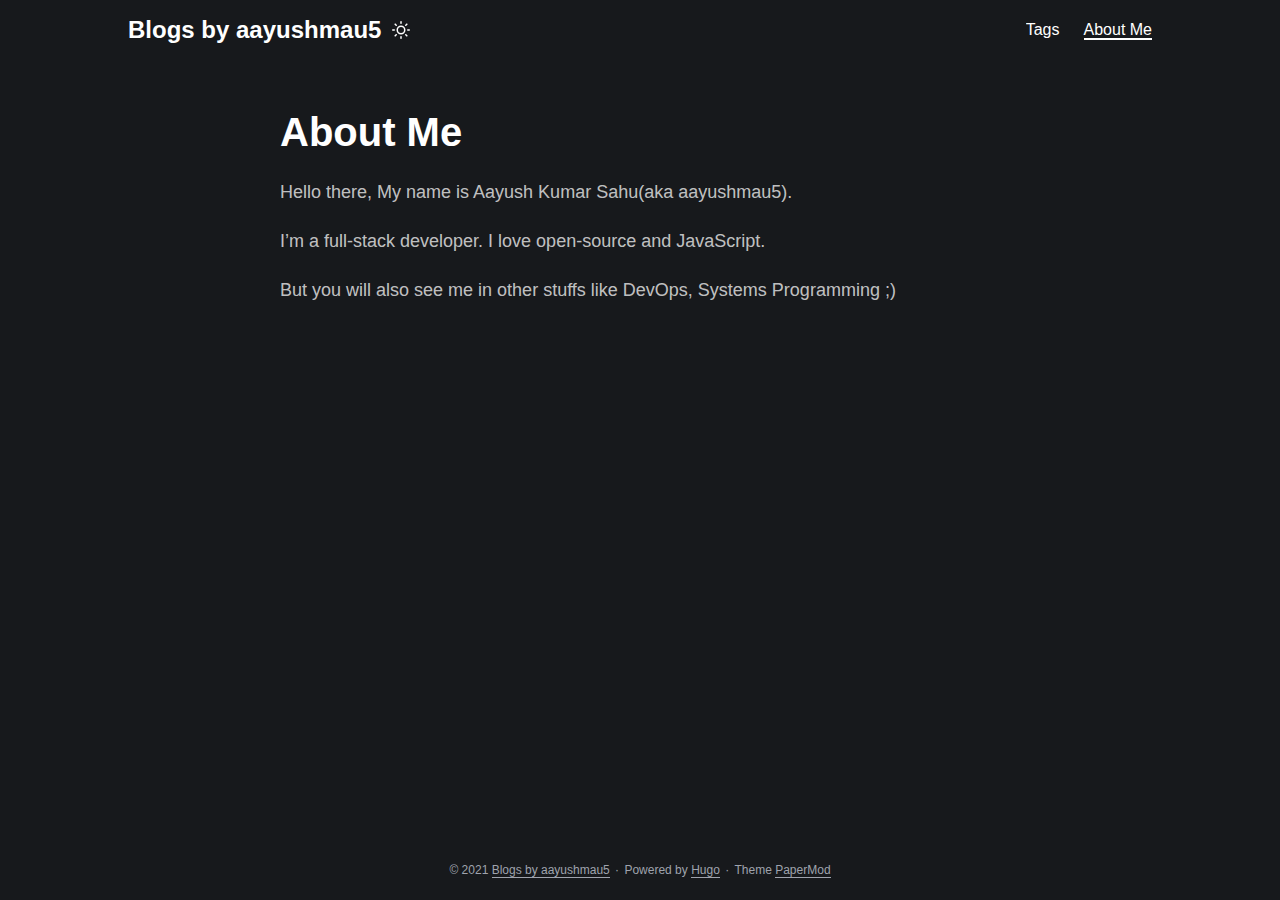
<file: about/index.html>
<!doctype html><html lang=en dir=auto><head><meta charset=utf-8><meta http-equiv=x-ua-compatible content="IE=edge"><meta name=viewport content="width=device-width,initial-scale=1,shrink-to-fit=no"><meta name=robots content="index, follow"><title>About Me | Blogs by aayushmau5</title><meta name=keywords content><meta name=description content="Hello there, My name is Aayush Kumar Sahu(aka aayushmau5).
I&rsquo;m a full-stack developer. I love open-source and JavaScript.
But you will also see me in other stuffs like DevOps, Systems Programming ;)"><meta name=author content=" "><link rel=canonical href=http://aayushmau5.github.io/about/><link crossorigin=anonymous href=/assets/css/stylesheet.min.171a9fe3afcb8121142bba0bd75a0c80df9f60187fa81f28fa8acef347a12de9.css integrity="sha256-Fxqf46/LgSEUK7oL11oMgN+fYBh/qB8o+orO80ehLek=" rel="preload stylesheet" as=style><link rel=icon href=http://aayushmau5.github.io/favicon.ico><link rel=icon type=image/png sizes=16x16 href=http://aayushmau5.github.io/favicon-16x16.png><link rel=icon type=image/png sizes=32x32 href=http://aayushmau5.github.io/favicon-32x32.png><link rel=apple-touch-icon href=http://aayushmau5.github.io/apple-touch-icon.png><link rel=mask-icon href=http://aayushmau5.github.io/safari-pinned-tab.svg><meta name=theme-color content="#2e2e33"><meta name=msapplication-TileColor content="#2e2e33"><meta name=generator content="Hugo 0.85.0"><meta property="og:title" content="About Me"><meta property="og:description" content="Hello there, My name is Aayush Kumar Sahu(aka aayushmau5).
I&rsquo;m a full-stack developer. I love open-source and JavaScript.
But you will also see me in other stuffs like DevOps, Systems Programming ;)"><meta property="og:type" content="article"><meta property="og:url" content="http://aayushmau5.github.io/about/"><meta property="og:image" content="http://aayushmau5.github.io/cover.png"><meta property="article:section" content><meta name=twitter:card content="summary_large_image"><meta name=twitter:image content="http://aayushmau5.github.io/cover.png"><meta name=twitter:title content="About Me"><meta name=twitter:description content="Hello there, My name is Aayush Kumar Sahu(aka aayushmau5).
I&rsquo;m a full-stack developer. I love open-source and JavaScript.
But you will also see me in other stuffs like DevOps, Systems Programming ;)"><script type=application/ld+json>{"@context":"https://schema.org","@type":"BreadcrumbList","itemListElement":[{"@type":"ListItem","position":1,"name":"About Me","item":"http://aayushmau5.github.io/about/"}]}</script><script type=application/ld+json>{"@context":"https://schema.org","@type":"BlogPosting","headline":"About Me","name":"About Me","description":"Hello there, My name is Aayush Kumar Sahu(aka aayushmau5).\nI\u0026rsquo;m a full-stack developer. I love open-source and JavaScript.\nBut you will also see me in other stuffs like DevOps, Systems Programming ;)","keywords":[],"articleBody":"Hello there, My name is Aayush Kumar Sahu(aka aayushmau5).\nI’m a full-stack developer. I love open-source and JavaScript.\nBut you will also see me in other stuffs like DevOps, Systems Programming ;)\n","wordCount":"32","inLanguage":"en","datePublished":"0001-01-01T00:00:00Z","dateModified":"0001-01-01T00:00:00Z","author":{"@type":"Person","name":" "},"mainEntityOfPage":{"@type":"WebPage","@id":"http://aayushmau5.github.io/about/"},"publisher":{"@type":"Organization","name":"Blogs by aayushmau5","logo":{"@type":"ImageObject","url":"http://aayushmau5.github.io/favicon.ico"}}}</script></head><body class=dark id=top><script>localStorage.getItem("pref-theme")==="light"&&document.body.classList.remove('dark')</script><noscript><style type=text/css>#theme-toggle,.top-link{display:none}</style></noscript><header class=header><nav class=nav><div class=logo><a href=http://aayushmau5.github.io/ accesskey=h title="Blogs by aayushmau5 (Alt + H)">Blogs by aayushmau5</a>
<span class=logo-switches><button id=theme-toggle accesskey=t title="(Alt + T)"><svg id="moon" xmlns="http://www.w3.org/2000/svg" width="24" height="24" viewBox="0 0 24 24" fill="none" stroke="currentcolor" stroke-width="2" stroke-linecap="round" stroke-linejoin="round"><path d="M21 12.79A9 9 0 1111.21 3 7 7 0 0021 12.79z"/></svg><svg id="sun" xmlns="http://www.w3.org/2000/svg" width="24" height="24" viewBox="0 0 24 24" fill="none" stroke="currentcolor" stroke-width="2" stroke-linecap="round" stroke-linejoin="round"><circle cx="12" cy="12" r="5"/><line x1="12" y1="1" x2="12" y2="3"/><line x1="12" y1="21" x2="12" y2="23"/><line x1="4.22" y1="4.22" x2="5.64" y2="5.64"/><line x1="18.36" y1="18.36" x2="19.78" y2="19.78"/><line x1="1" y1="12" x2="3" y2="12"/><line x1="21" y1="12" x2="23" y2="12"/><line x1="4.22" y1="19.78" x2="5.64" y2="18.36"/><line x1="18.36" y1="5.64" x2="19.78" y2="4.22"/></svg></button></span></div><ul id=menu onscroll=menu_on_scroll()><li><a href=http://aayushmau5.github.io/tags/ title=Tags><span>Tags</span></a></li><li><a href=http://aayushmau5.github.io/about/ title="About Me"><span class=active>About Me</span></a></li></ul></nav></header><main class=main><article class=post-single><header class=post-header><h1 class=post-title>About Me</h1><div class=post-meta></div></header><div class=post-content><p>Hello there, My name is Aayush Kumar Sahu(aka aayushmau5).</p><p>I&rsquo;m a full-stack developer. I love open-source and JavaScript.</p><p>But you will also see me in other stuffs like DevOps, Systems Programming ;)</p></div><footer class=post-footer></footer></article></main><footer class=footer><span>&copy; 2021 <a href=http://aayushmau5.github.io/>Blogs by aayushmau5</a></span>
<span>&#183;</span>
<span>Powered by <a href=https://gohugo.io/ rel="noopener noreferrer" target=_blank>Hugo</a></span>
<span>&#183;</span>
<span>Theme <a href=https://git.io/hugopapermod rel=noopener target=_blank>PaperMod</a></span></footer><a href=#top aria-label="go to top" title="Go to Top (Alt + G)"><button class=top-link id=top-link type=button accesskey=g><svg xmlns="http://www.w3.org/2000/svg" viewBox="0 0 12 6" fill="currentcolor"><path d="M12 6H0l6-6z"/></svg></button></a>
<script>window.onload=function(){localStorage.getItem("menu-scroll-position")&&(document.getElementById('menu').scrollLeft=localStorage.getItem("menu-scroll-position"))};function menu_on_scroll(){localStorage.setItem("menu-scroll-position",document.getElementById('menu').scrollLeft)}document.querySelectorAll('a[href^="#"]').forEach(a=>{a.addEventListener("click",function(b){b.preventDefault();var a=this.getAttribute("href").substr(1);window.matchMedia('(prefers-reduced-motion: reduce)').matches?document.querySelector(`[id='${decodeURIComponent(a)}']`).scrollIntoView():document.querySelector(`[id='${decodeURIComponent(a)}']`).scrollIntoView({behavior:"smooth"}),a==="top"?history.replaceState(null,null," "):history.pushState(null,null,`#${a}`)})})</script><script>var mybutton=document.getElementById("top-link");window.onscroll=function(){document.body.scrollTop>800||document.documentElement.scrollTop>800?(mybutton.style.visibility="visible",mybutton.style.opacity="1"):(mybutton.style.visibility="hidden",mybutton.style.opacity="0")}</script><script>document.getElementById("theme-toggle").addEventListener("click",()=>{document.body.className.includes("dark")?(document.body.classList.remove('dark'),localStorage.setItem("pref-theme",'light')):(document.body.classList.add('dark'),localStorage.setItem("pref-theme",'dark'))})</script></body></html>
</file>
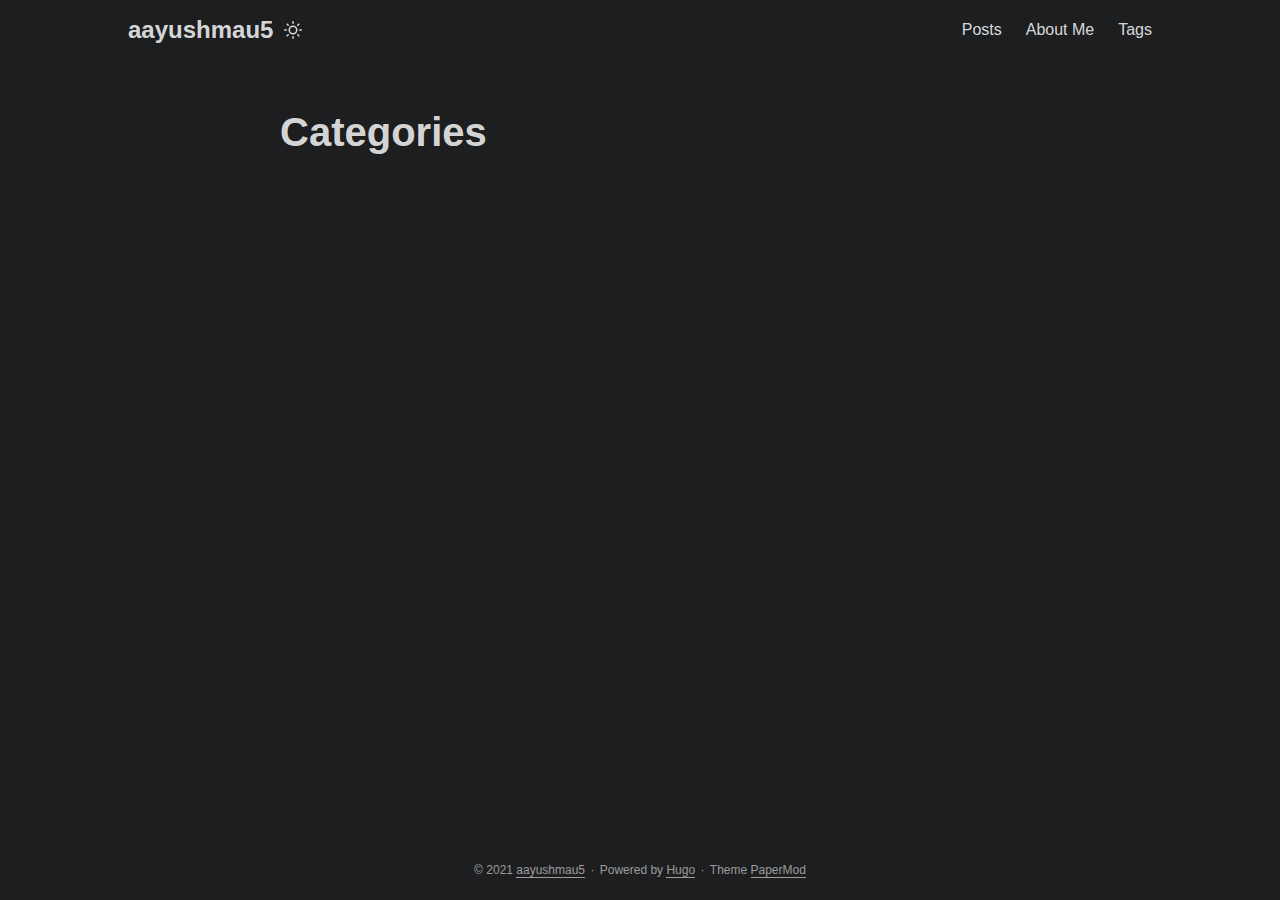
<file: categories/index.html>
<!doctype html><html lang=en dir=auto><head><meta charset=utf-8><meta http-equiv=x-ua-compatible content="IE=edge"><meta name=viewport content="width=device-width,initial-scale=1,shrink-to-fit=no"><meta name=robots content="index, follow"><title>Categories | aayushmau5</title><meta name=keywords content><meta name=description content="aayushmau5' personal website"><meta name=author content="aayushmau5"><link rel=canonical href=http://aayushmau5.github.io/categories/><link crossorigin=anonymous href=/assets/css/stylesheet.min.65aebb33e4f0ce3d1a39e4a35c11b91eb08b582489fca0f78f9227d90ac72a52.css integrity="sha256-Za67M+Twzj0aOeSjXBG5HrCLWCSJ/KD3j5In2QrHKlI=" rel="preload stylesheet" as=style><link rel=icon href=http://aayushmau5.github.io/favicon.ico><link rel=icon type=image/png sizes=16x16 href=http://aayushmau5.github.io/favicon-16x16.png><link rel=icon type=image/png sizes=32x32 href=http://aayushmau5.github.io/favicon-32x32.png><link rel=apple-touch-icon href=http://aayushmau5.github.io/apple-touch-icon.png><link rel=mask-icon href=http://aayushmau5.github.io/safari-pinned-tab.svg><meta name=theme-color content="#2e2e33"><meta name=msapplication-TileColor content="#2e2e33"><meta name=generator content="Hugo 0.82.1"><link rel=alternate type=application/rss+xml href=http://aayushmau5.github.io/categories/index.xml><meta property="og:title" content="Categories"><meta property="og:description" content="aayushmau5' personal website"><meta property="og:type" content="website"><meta property="og:url" content="http://aayushmau5.github.io/categories/"><meta property="og:image" content="https://avatars.githubusercontent.com/u/54525741?v=4"><meta name=twitter:card content="summary_large_image"><meta name=twitter:image content="https://avatars.githubusercontent.com/u/54525741?v=4"><meta name=twitter:title content="Categories"><meta name=twitter:description content="aayushmau5' personal website"></head><body class="list dark" id=top><script>localStorage.getItem("pref-theme")==="light"&&document.body.classList.remove('dark')</script><noscript><style type=text/css>#theme-toggle,.top-link{display:none}</style></noscript><header class=header><nav class=nav><div class=logo><a href=http://aayushmau5.github.io/ accesskey=h title="aayushmau5 (Alt + H)">aayushmau5</a>
<span class=logo-switches><button id=theme-toggle accesskey=t title="(Alt + T)"><svg id="moon" xmlns="http://www.w3.org/2000/svg" width="24" height="24" viewBox="0 0 24 24" fill="none" stroke="currentcolor" stroke-width="2" stroke-linecap="round" stroke-linejoin="round"><path d="M21 12.79A9 9 0 1111.21 3 7 7 0 0021 12.79z"/></svg><svg id="sun" xmlns="http://www.w3.org/2000/svg" width="24" height="24" viewBox="0 0 24 24" fill="none" stroke="currentcolor" stroke-width="2" stroke-linecap="round" stroke-linejoin="round"><circle cx="12" cy="12" r="5"/><line x1="12" y1="1" x2="12" y2="3"/><line x1="12" y1="21" x2="12" y2="23"/><line x1="4.22" y1="4.22" x2="5.64" y2="5.64"/><line x1="18.36" y1="18.36" x2="19.78" y2="19.78"/><line x1="1" y1="12" x2="3" y2="12"/><line x1="21" y1="12" x2="23" y2="12"/><line x1="4.22" y1="19.78" x2="5.64" y2="18.36"/><line x1="18.36" y1="5.64" x2="19.78" y2="4.22"/></svg></button></span></div><ul id=menu onscroll=menu_on_scroll()><li><a href=http://aayushmau5.github.io/posts/ title=Posts><span>Posts</span></a></li><li><a href=http://aayushmau5.github.io/about/ title="About Me"><span>About Me</span></a></li><li><a href=http://aayushmau5.github.io/tags/ title=Tags><span>Tags</span></a></li></ul></nav></header><main class=main><header class=page-header><h1>Categories</h1></header><ul class=terms-tags></ul></main><footer class=footer><span>&copy; 2021 <a href=http://aayushmau5.github.io/>aayushmau5</a></span>
<span>&#183;</span>
<span>Powered by <a href=https://gohugo.io/ rel="noopener noreferrer" target=_blank>Hugo</a></span>
<span>&#183;</span>
<span>Theme <a href=https://git.io/hugopapermod rel=noopener target=_blank>PaperMod</a></span></footer><a href=#top aria-label="go to top" title="Go to Top (Alt + G)"><button class=top-link id=top-link type=button accesskey=g><svg xmlns="http://www.w3.org/2000/svg" viewBox="0 0 12 6" fill="currentcolor"><path d="M12 6H0l6-6z"/></svg></button></a>
<script>window.onload=function(){localStorage.getItem("menu-scroll-position")&&(document.getElementById('menu').scrollLeft=localStorage.getItem("menu-scroll-position"))};function menu_on_scroll(){localStorage.setItem("menu-scroll-position",document.getElementById('menu').scrollLeft)}document.querySelectorAll('a[href^="#"]').forEach(a=>{a.addEventListener("click",function(b){b.preventDefault();var a=this.getAttribute("href").substr(1);window.matchMedia('(prefers-reduced-motion: reduce)').matches?document.querySelector(`[id='${decodeURIComponent(a)}']`).scrollIntoView():document.querySelector(`[id='${decodeURIComponent(a)}']`).scrollIntoView({behavior:"smooth"}),a==="top"?history.replaceState(null,null," "):history.pushState(null,null,`#${a}`)})})</script><script>var mybutton=document.getElementById("top-link");window.onscroll=function(){document.body.scrollTop>800||document.documentElement.scrollTop>800?(mybutton.style.visibility="visible",mybutton.style.opacity="1"):(mybutton.style.visibility="hidden",mybutton.style.opacity="0")}</script><script>document.getElementById("theme-toggle").addEventListener("click",()=>{document.body.className.includes("dark")?(document.body.classList.remove('dark'),localStorage.setItem("pref-theme",'light')):(document.body.classList.add('dark'),localStorage.setItem("pref-theme",'dark'))})</script></body></html>
</file>
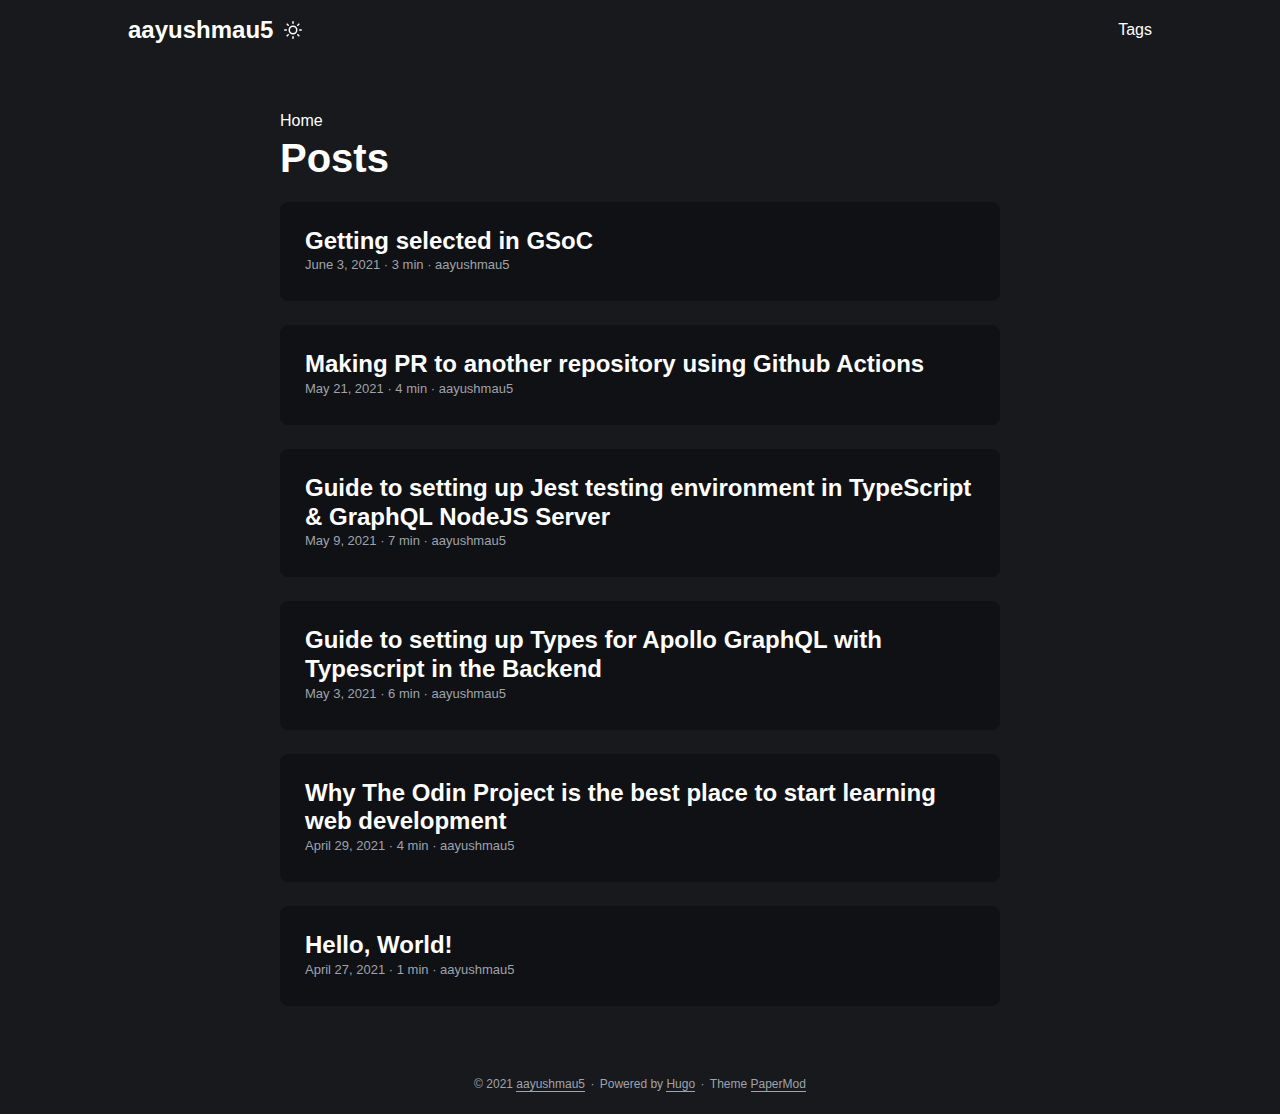
<file: posts/index.html>
<!doctype html><html lang=en dir=auto><head><meta charset=utf-8><meta http-equiv=x-ua-compatible content="IE=edge"><meta name=viewport content="width=device-width,initial-scale=1,shrink-to-fit=no"><meta name=robots content="index, follow"><title>Posts | aayushmau5</title><meta name=keywords content><meta name=description content="aayushmau5' personal website"><meta name=author content="aayushmau5"><link rel=canonical href=http://aayushmau5.github.io/posts/><link crossorigin=anonymous href=/assets/css/stylesheet.min.174a7489486e35158bc99f2edc5f9823a9aefe5355060601310b6aa5d3aee271.css integrity="sha256-F0p0iUhuNRWLyZ8u3F+YI6mu/lNVBgYBMQtqpdOu4nE=" rel="preload stylesheet" as=style><link rel=icon href=http://aayushmau5.github.io/favicon.ico><link rel=icon type=image/png sizes=16x16 href=http://aayushmau5.github.io/favicon-16x16.png><link rel=icon type=image/png sizes=32x32 href=http://aayushmau5.github.io/favicon-32x32.png><link rel=apple-touch-icon href=http://aayushmau5.github.io/apple-touch-icon.png><link rel=mask-icon href=http://aayushmau5.github.io/safari-pinned-tab.svg><meta name=theme-color content="#2e2e33"><meta name=msapplication-TileColor content="#2e2e33"><meta name=generator content="Hugo 0.84.4"><link rel=alternate type=application/rss+xml href=http://aayushmau5.github.io/posts/index.xml><meta property="og:title" content="Posts"><meta property="og:description" content="aayushmau5' personal website"><meta property="og:type" content="website"><meta property="og:url" content="http://aayushmau5.github.io/posts/"><meta property="og:image" content="https://avatars.githubusercontent.com/u/54525741?v=4"><meta name=twitter:card content="summary_large_image"><meta name=twitter:image content="https://avatars.githubusercontent.com/u/54525741?v=4"><meta name=twitter:title content="Posts"><meta name=twitter:description content="aayushmau5' personal website"><script type=application/ld+json>{"@context":"https://schema.org","@type":"BreadcrumbList","itemListElement":[{"@type":"ListItem","position":1,"name":"Posts","item":"http://aayushmau5.github.io/posts/"}]}</script></head><body class="list dark" id=top><script>localStorage.getItem("pref-theme")==="light"&&document.body.classList.remove('dark')</script><noscript><style type=text/css>#theme-toggle,.top-link{display:none}</style></noscript><header class=header><nav class=nav><div class=logo><a href=http://aayushmau5.github.io/ accesskey=h title="aayushmau5 (Alt + H)">aayushmau5</a>
<span class=logo-switches><button id=theme-toggle accesskey=t title="(Alt + T)"><svg id="moon" xmlns="http://www.w3.org/2000/svg" width="24" height="24" viewBox="0 0 24 24" fill="none" stroke="currentcolor" stroke-width="2" stroke-linecap="round" stroke-linejoin="round"><path d="M21 12.79A9 9 0 1111.21 3 7 7 0 0021 12.79z"/></svg><svg id="sun" xmlns="http://www.w3.org/2000/svg" width="24" height="24" viewBox="0 0 24 24" fill="none" stroke="currentcolor" stroke-width="2" stroke-linecap="round" stroke-linejoin="round"><circle cx="12" cy="12" r="5"/><line x1="12" y1="1" x2="12" y2="3"/><line x1="12" y1="21" x2="12" y2="23"/><line x1="4.22" y1="4.22" x2="5.64" y2="5.64"/><line x1="18.36" y1="18.36" x2="19.78" y2="19.78"/><line x1="1" y1="12" x2="3" y2="12"/><line x1="21" y1="12" x2="23" y2="12"/><line x1="4.22" y1="19.78" x2="5.64" y2="18.36"/><line x1="18.36" y1="5.64" x2="19.78" y2="4.22"/></svg></button></span></div><ul id=menu onscroll=menu_on_scroll()><li><a href=http://aayushmau5.github.io/tags/ title=Tags><span>Tags</span></a></li></ul></nav></header><main class=main><header class=page-header><div class=breadcrumbs><a href=http://aayushmau5.github.io/>Home</a></div><h1>Posts</h1></header><article class=post-entry><header class=entry-header><h2>Getting selected in GSoC</h2></header><footer class=entry-footer>June 3, 2021&nbsp;·&nbsp;3 min&nbsp;·&nbsp;aayushmau5</footer><a class=entry-link aria-label="post link to Getting selected in GSoC" href=http://aayushmau5.github.io/posts/gsoc/></a></article><article class=post-entry><header class=entry-header><h2>Making PR to another repository using Github Actions</h2></header><footer class=entry-footer>May 21, 2021&nbsp;·&nbsp;4 min&nbsp;·&nbsp;aayushmau5</footer><a class=entry-link aria-label="post link to Making PR to another repository using Github Actions" href=http://aayushmau5.github.io/posts/gh-action-pr/></a></article><article class=post-entry><header class=entry-header><h2>Guide to setting up Jest testing environment in TypeScript & GraphQL NodeJS Server</h2></header><footer class=entry-footer>May 9, 2021&nbsp;·&nbsp;7 min&nbsp;·&nbsp;aayushmau5</footer><a class=entry-link aria-label="post link to Guide to setting up Jest testing environment in TypeScript & GraphQL NodeJS Server" href=http://aayushmau5.github.io/posts/prisma-graphql-jest-test/></a></article><article class=post-entry><header class=entry-header><h2>Guide to setting up Types for Apollo GraphQL with Typescript in the Backend</h2></header><footer class=entry-footer>May 3, 2021&nbsp;·&nbsp;6 min&nbsp;·&nbsp;aayushmau5</footer><a class=entry-link aria-label="post link to Guide to setting up Types for Apollo GraphQL with Typescript in the Backend" href=http://aayushmau5.github.io/posts/graphql-typescript/></a></article><article class=post-entry><header class=entry-header><h2>Why The Odin Project is the best place to start learning web development</h2></header><footer class=entry-footer>April 29, 2021&nbsp;·&nbsp;4 min&nbsp;·&nbsp;aayushmau5</footer><a class=entry-link aria-label="post link to Why The Odin Project is the best place to start learning web development" href=http://aayushmau5.github.io/posts/the-odin-project/></a></article><article class=post-entry><header class=entry-header><h2>Hello, World!</h2></header><footer class=entry-footer>April 27, 2021&nbsp;·&nbsp;1 min&nbsp;·&nbsp;aayushmau5</footer><a class=entry-link aria-label="post link to Hello, World!" href=http://aayushmau5.github.io/posts/hello-world/></a></article></main><footer class=footer><span>&copy; 2021 <a href=http://aayushmau5.github.io/>aayushmau5</a></span>
<span>&#183;</span>
<span>Powered by <a href=https://gohugo.io/ rel="noopener noreferrer" target=_blank>Hugo</a></span>
<span>&#183;</span>
<span>Theme <a href=https://git.io/hugopapermod rel=noopener target=_blank>PaperMod</a></span></footer><a href=#top aria-label="go to top" title="Go to Top (Alt + G)"><button class=top-link id=top-link type=button accesskey=g><svg xmlns="http://www.w3.org/2000/svg" viewBox="0 0 12 6" fill="currentcolor"><path d="M12 6H0l6-6z"/></svg></button></a>
<script>window.onload=function(){localStorage.getItem("menu-scroll-position")&&(document.getElementById('menu').scrollLeft=localStorage.getItem("menu-scroll-position"))};function menu_on_scroll(){localStorage.setItem("menu-scroll-position",document.getElementById('menu').scrollLeft)}document.querySelectorAll('a[href^="#"]').forEach(a=>{a.addEventListener("click",function(b){b.preventDefault();var a=this.getAttribute("href").substr(1);window.matchMedia('(prefers-reduced-motion: reduce)').matches?document.querySelector(`[id='${decodeURIComponent(a)}']`).scrollIntoView():document.querySelector(`[id='${decodeURIComponent(a)}']`).scrollIntoView({behavior:"smooth"}),a==="top"?history.replaceState(null,null," "):history.pushState(null,null,`#${a}`)})})</script><script>var mybutton=document.getElementById("top-link");window.onscroll=function(){document.body.scrollTop>800||document.documentElement.scrollTop>800?(mybutton.style.visibility="visible",mybutton.style.opacity="1"):(mybutton.style.visibility="hidden",mybutton.style.opacity="0")}</script><script>document.getElementById("theme-toggle").addEventListener("click",()=>{document.body.className.includes("dark")?(document.body.classList.remove('dark'),localStorage.setItem("pref-theme",'light')):(document.body.classList.add('dark'),localStorage.setItem("pref-theme",'dark'))})</script></body></html>
</file>
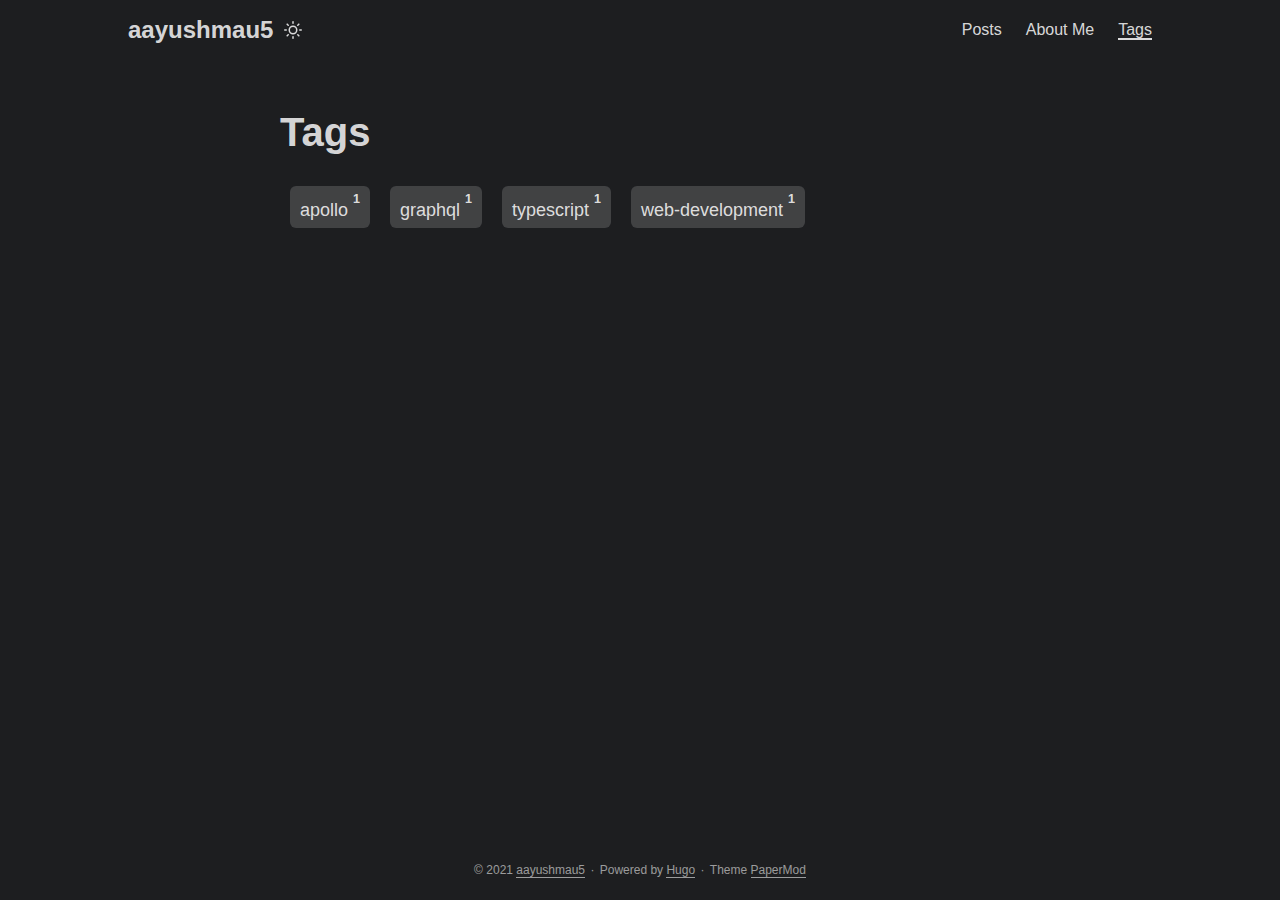
<file: tags/index.html>
<!doctype html><html lang=en dir=auto><head><meta charset=utf-8><meta http-equiv=x-ua-compatible content="IE=edge"><meta name=viewport content="width=device-width,initial-scale=1,shrink-to-fit=no"><meta name=robots content="index, follow"><title>Tags | aayushmau5</title><meta name=keywords content><meta name=description content="aayushmau5' personal website"><meta name=author content="aayushmau5"><link rel=canonical href=http://aayushmau5.github.io/tags/><link crossorigin=anonymous href=/assets/css/stylesheet.min.caca12d378b4c7e0ac888f094bd5a23911f92706eb68a7ec8288fbbf078f8d28.css integrity="sha256-ysoS03i0x+CsiI8JS9WiORH5JwbraKfsgoj7vwePjSg=" rel="preload stylesheet" as=style><link rel=icon href=http://aayushmau5.github.io/favicon.ico><link rel=icon type=image/png sizes=16x16 href=http://aayushmau5.github.io/favicon-16x16.png><link rel=icon type=image/png sizes=32x32 href=http://aayushmau5.github.io/favicon-32x32.png><link rel=apple-touch-icon href=http://aayushmau5.github.io/apple-touch-icon.png><link rel=mask-icon href=http://aayushmau5.github.io/safari-pinned-tab.svg><meta name=theme-color content="#2e2e33"><meta name=msapplication-TileColor content="#2e2e33"><meta name=generator content="Hugo 0.83.1"><link rel=alternate type=application/rss+xml href=http://aayushmau5.github.io/tags/index.xml><meta property="og:title" content="Tags"><meta property="og:description" content="aayushmau5' personal website"><meta property="og:type" content="website"><meta property="og:url" content="http://aayushmau5.github.io/tags/"><meta property="og:image" content="https://avatars.githubusercontent.com/u/54525741?v=4"><meta name=twitter:card content="summary_large_image"><meta name=twitter:image content="https://avatars.githubusercontent.com/u/54525741?v=4"><meta name=twitter:title content="Tags"><meta name=twitter:description content="aayushmau5' personal website"></head><body class="list dark" id=top><script>localStorage.getItem("pref-theme")==="light"&&document.body.classList.remove('dark')</script><noscript><style type=text/css>#theme-toggle,.top-link{display:none}</style></noscript><header class=header><nav class=nav><div class=logo><a href=http://aayushmau5.github.io/ accesskey=h title="aayushmau5 (Alt + H)">aayushmau5</a>
<span class=logo-switches><button id=theme-toggle accesskey=t title="(Alt + T)"><svg id="moon" xmlns="http://www.w3.org/2000/svg" width="24" height="24" viewBox="0 0 24 24" fill="none" stroke="currentcolor" stroke-width="2" stroke-linecap="round" stroke-linejoin="round"><path d="M21 12.79A9 9 0 1111.21 3 7 7 0 0021 12.79z"/></svg><svg id="sun" xmlns="http://www.w3.org/2000/svg" width="24" height="24" viewBox="0 0 24 24" fill="none" stroke="currentcolor" stroke-width="2" stroke-linecap="round" stroke-linejoin="round"><circle cx="12" cy="12" r="5"/><line x1="12" y1="1" x2="12" y2="3"/><line x1="12" y1="21" x2="12" y2="23"/><line x1="4.22" y1="4.22" x2="5.64" y2="5.64"/><line x1="18.36" y1="18.36" x2="19.78" y2="19.78"/><line x1="1" y1="12" x2="3" y2="12"/><line x1="21" y1="12" x2="23" y2="12"/><line x1="4.22" y1="19.78" x2="5.64" y2="18.36"/><line x1="18.36" y1="5.64" x2="19.78" y2="4.22"/></svg></button></span></div><ul id=menu onscroll=menu_on_scroll()><li><a href=http://aayushmau5.github.io/posts/ title=Posts><span>Posts</span></a></li><li><a href=http://aayushmau5.github.io/about/ title="About Me"><span>About Me</span></a></li><li><a href=http://aayushmau5.github.io/tags/ title=Tags><span class=active>Tags</span></a></li></ul></nav></header><main class=main><header class=page-header><h1>Tags</h1></header><ul class=terms-tags><li><a href=http://aayushmau5.github.io/tags/apollo/>apollo <sup><strong><sup>1</sup></strong></sup></a></li><li><a href=http://aayushmau5.github.io/tags/graphql/>graphql <sup><strong><sup>1</sup></strong></sup></a></li><li><a href=http://aayushmau5.github.io/tags/typescript/>typescript <sup><strong><sup>1</sup></strong></sup></a></li><li><a href=http://aayushmau5.github.io/tags/web-development/>web-development <sup><strong><sup>1</sup></strong></sup></a></li></ul></main><footer class=footer><span>&copy; 2021 <a href=http://aayushmau5.github.io/>aayushmau5</a></span>
<span>&#183;</span>
<span>Powered by <a href=https://gohugo.io/ rel="noopener noreferrer" target=_blank>Hugo</a></span>
<span>&#183;</span>
<span>Theme <a href=https://git.io/hugopapermod rel=noopener target=_blank>PaperMod</a></span></footer><a href=#top aria-label="go to top" title="Go to Top (Alt + G)"><button class=top-link id=top-link type=button accesskey=g><svg xmlns="http://www.w3.org/2000/svg" viewBox="0 0 12 6" fill="currentcolor"><path d="M12 6H0l6-6z"/></svg></button></a>
<script>window.onload=function(){localStorage.getItem("menu-scroll-position")&&(document.getElementById('menu').scrollLeft=localStorage.getItem("menu-scroll-position"))};function menu_on_scroll(){localStorage.setItem("menu-scroll-position",document.getElementById('menu').scrollLeft)}document.querySelectorAll('a[href^="#"]').forEach(a=>{a.addEventListener("click",function(b){b.preventDefault();var a=this.getAttribute("href").substr(1);window.matchMedia('(prefers-reduced-motion: reduce)').matches?document.querySelector(`[id='${decodeURIComponent(a)}']`).scrollIntoView():document.querySelector(`[id='${decodeURIComponent(a)}']`).scrollIntoView({behavior:"smooth"}),a==="top"?history.replaceState(null,null," "):history.pushState(null,null,`#${a}`)})})</script><script>var mybutton=document.getElementById("top-link");window.onscroll=function(){document.body.scrollTop>800||document.documentElement.scrollTop>800?(mybutton.style.visibility="visible",mybutton.style.opacity="1"):(mybutton.style.visibility="hidden",mybutton.style.opacity="0")}</script><script>document.getElementById("theme-toggle").addEventListener("click",()=>{document.body.className.includes("dark")?(document.body.classList.remove('dark'),localStorage.setItem("pref-theme",'light')):(document.body.classList.add('dark'),localStorage.setItem("pref-theme",'dark'))})</script></body></html>
</file>
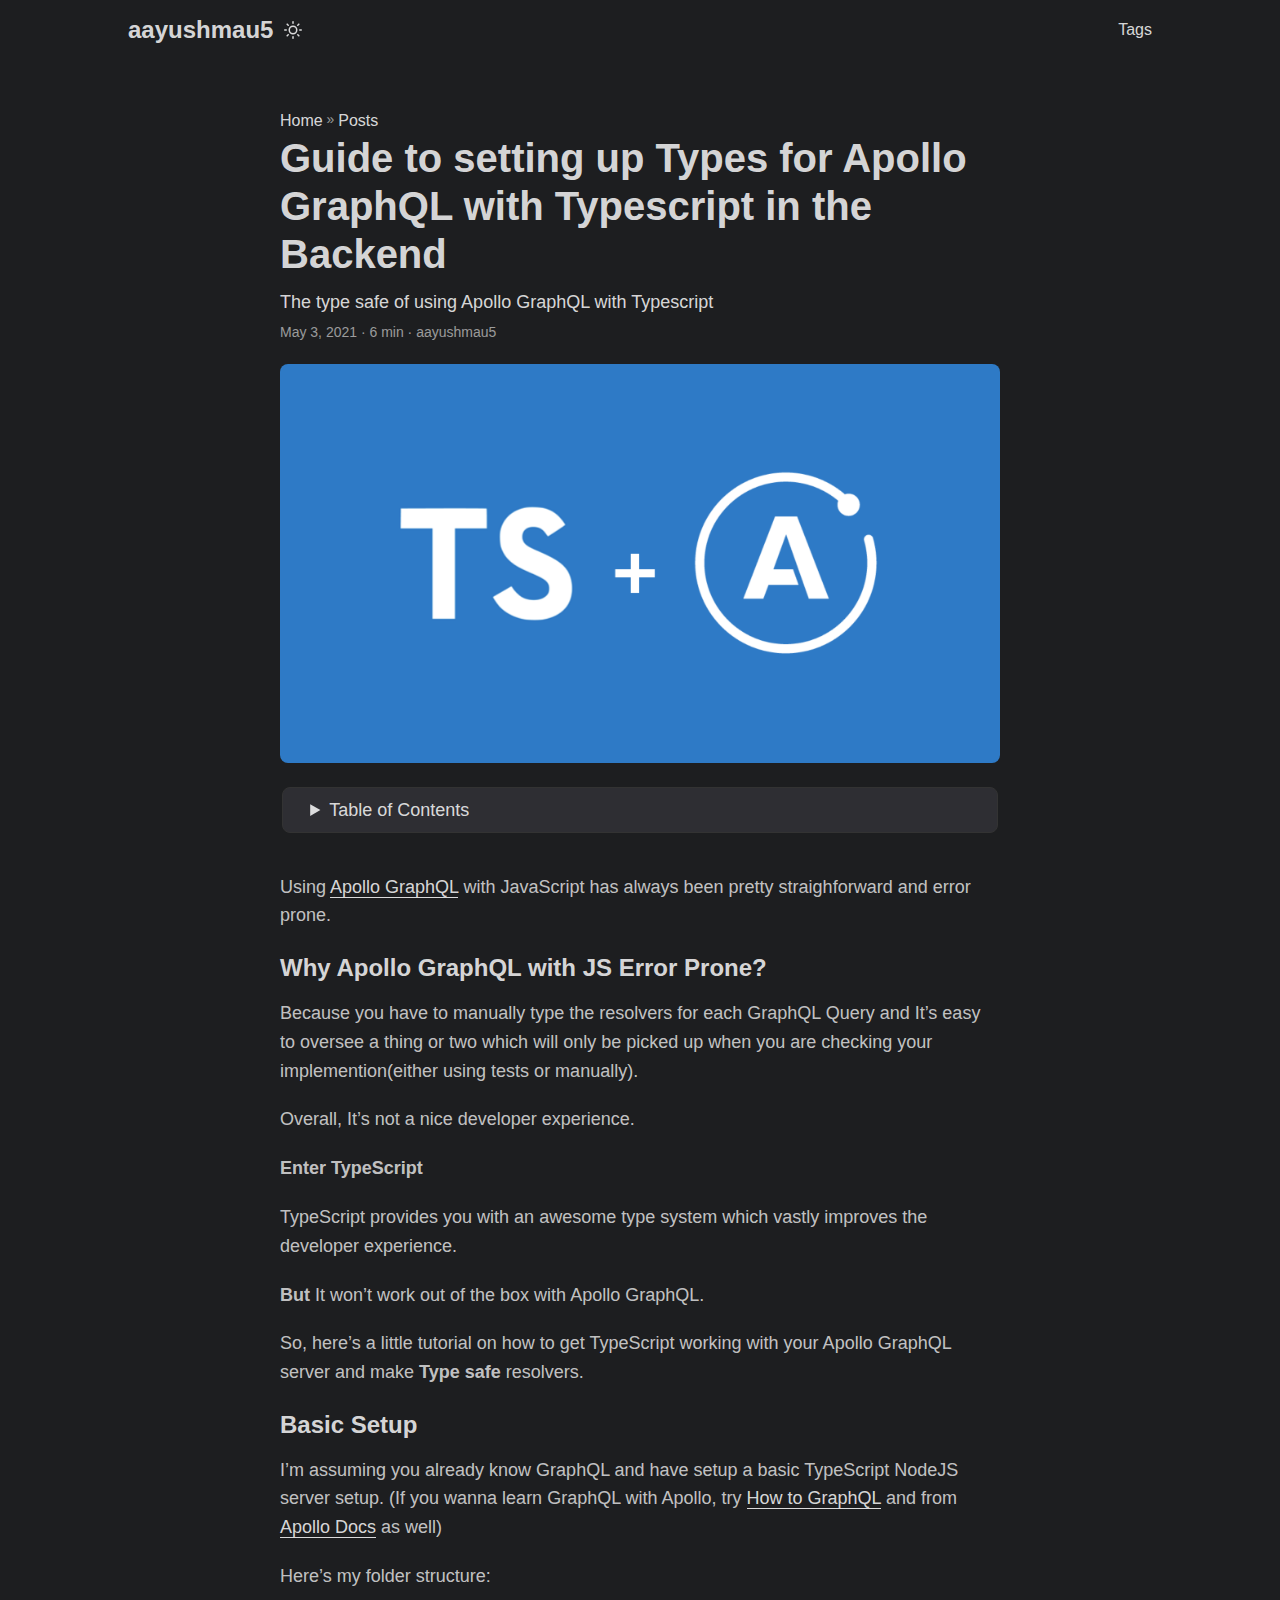
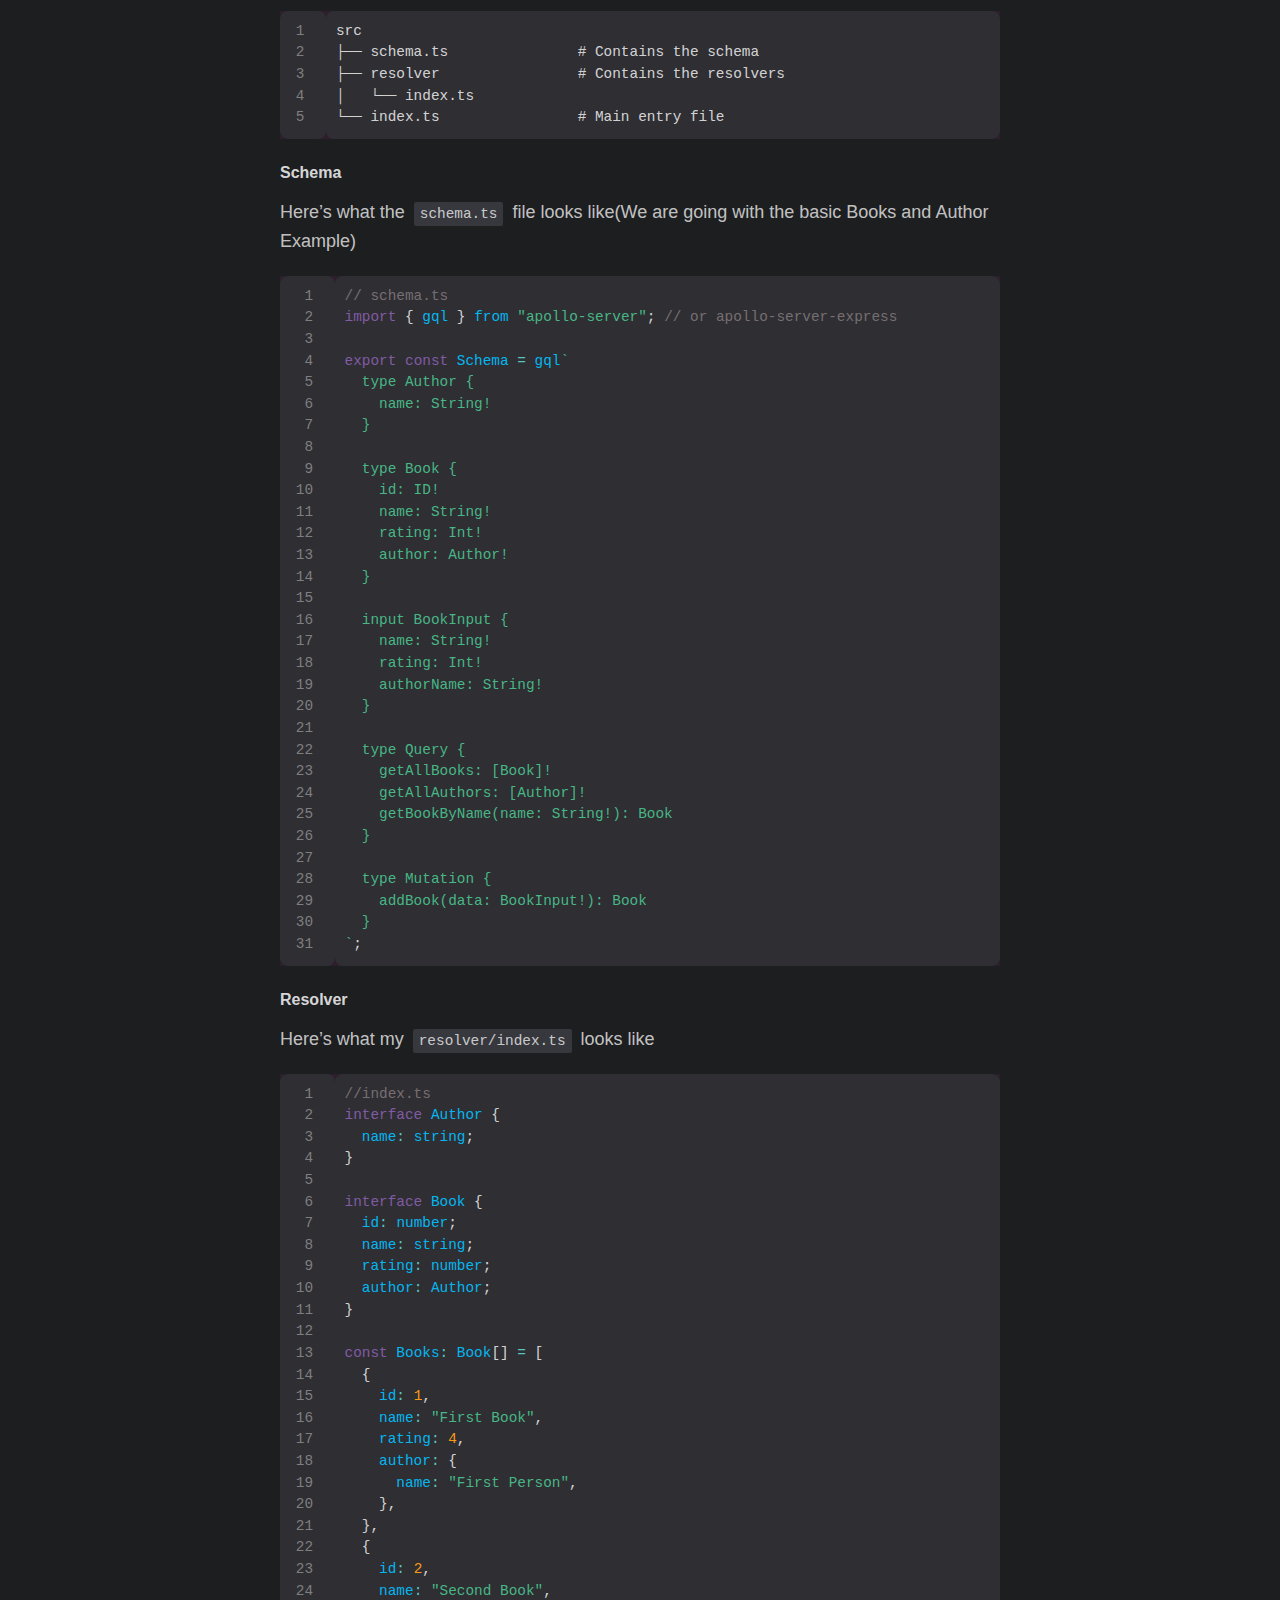
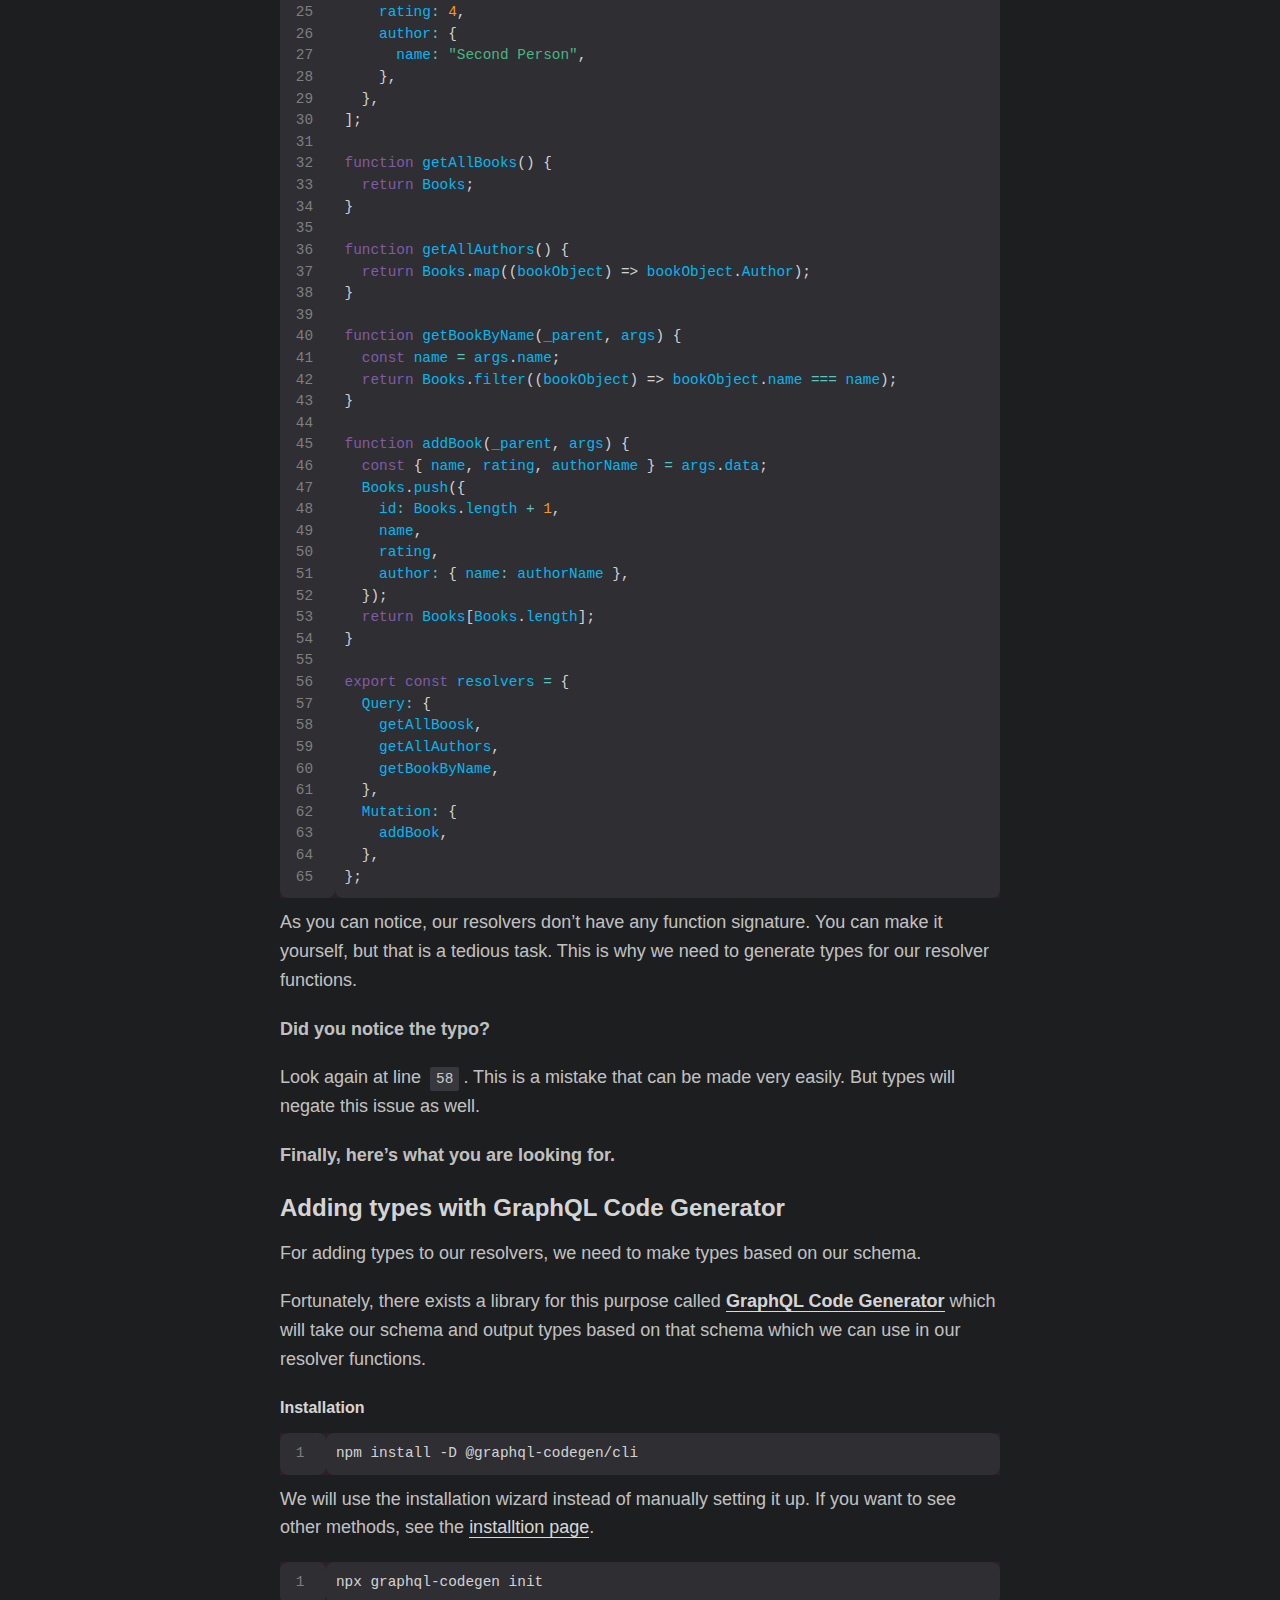
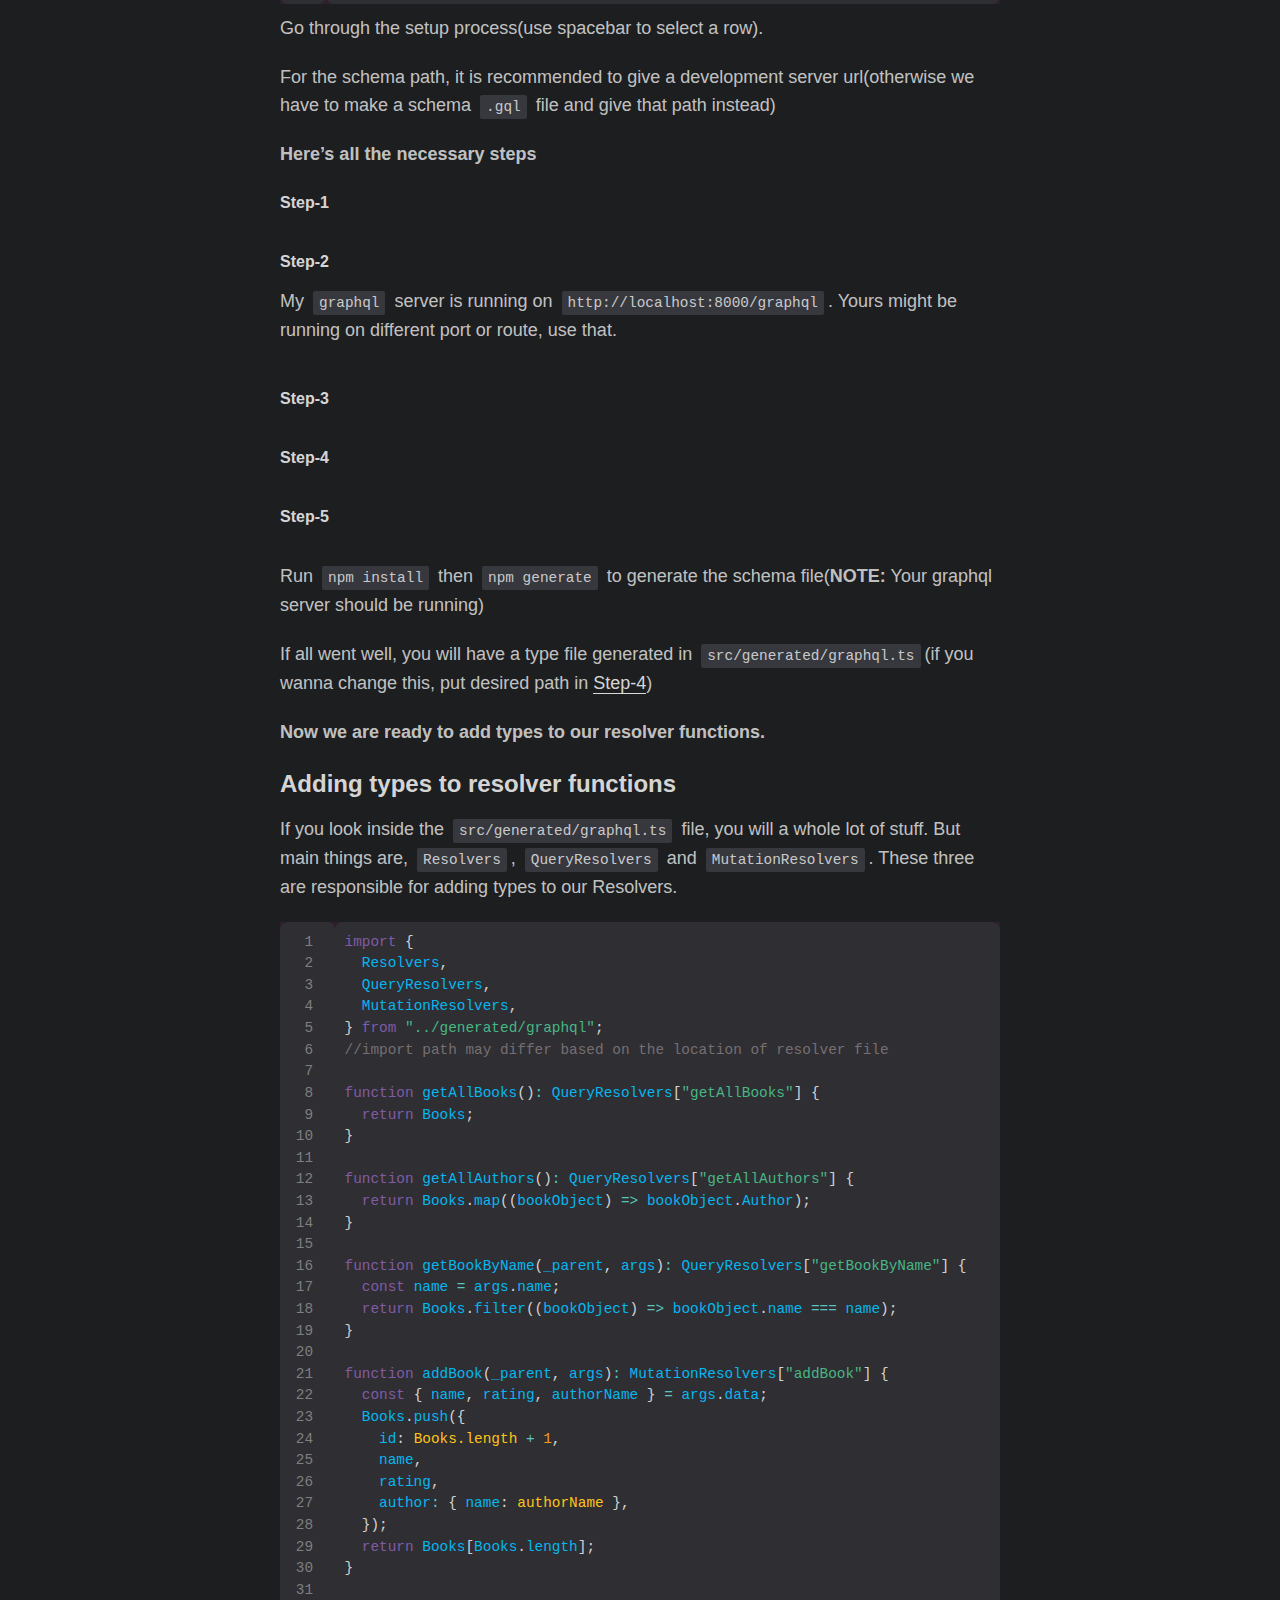
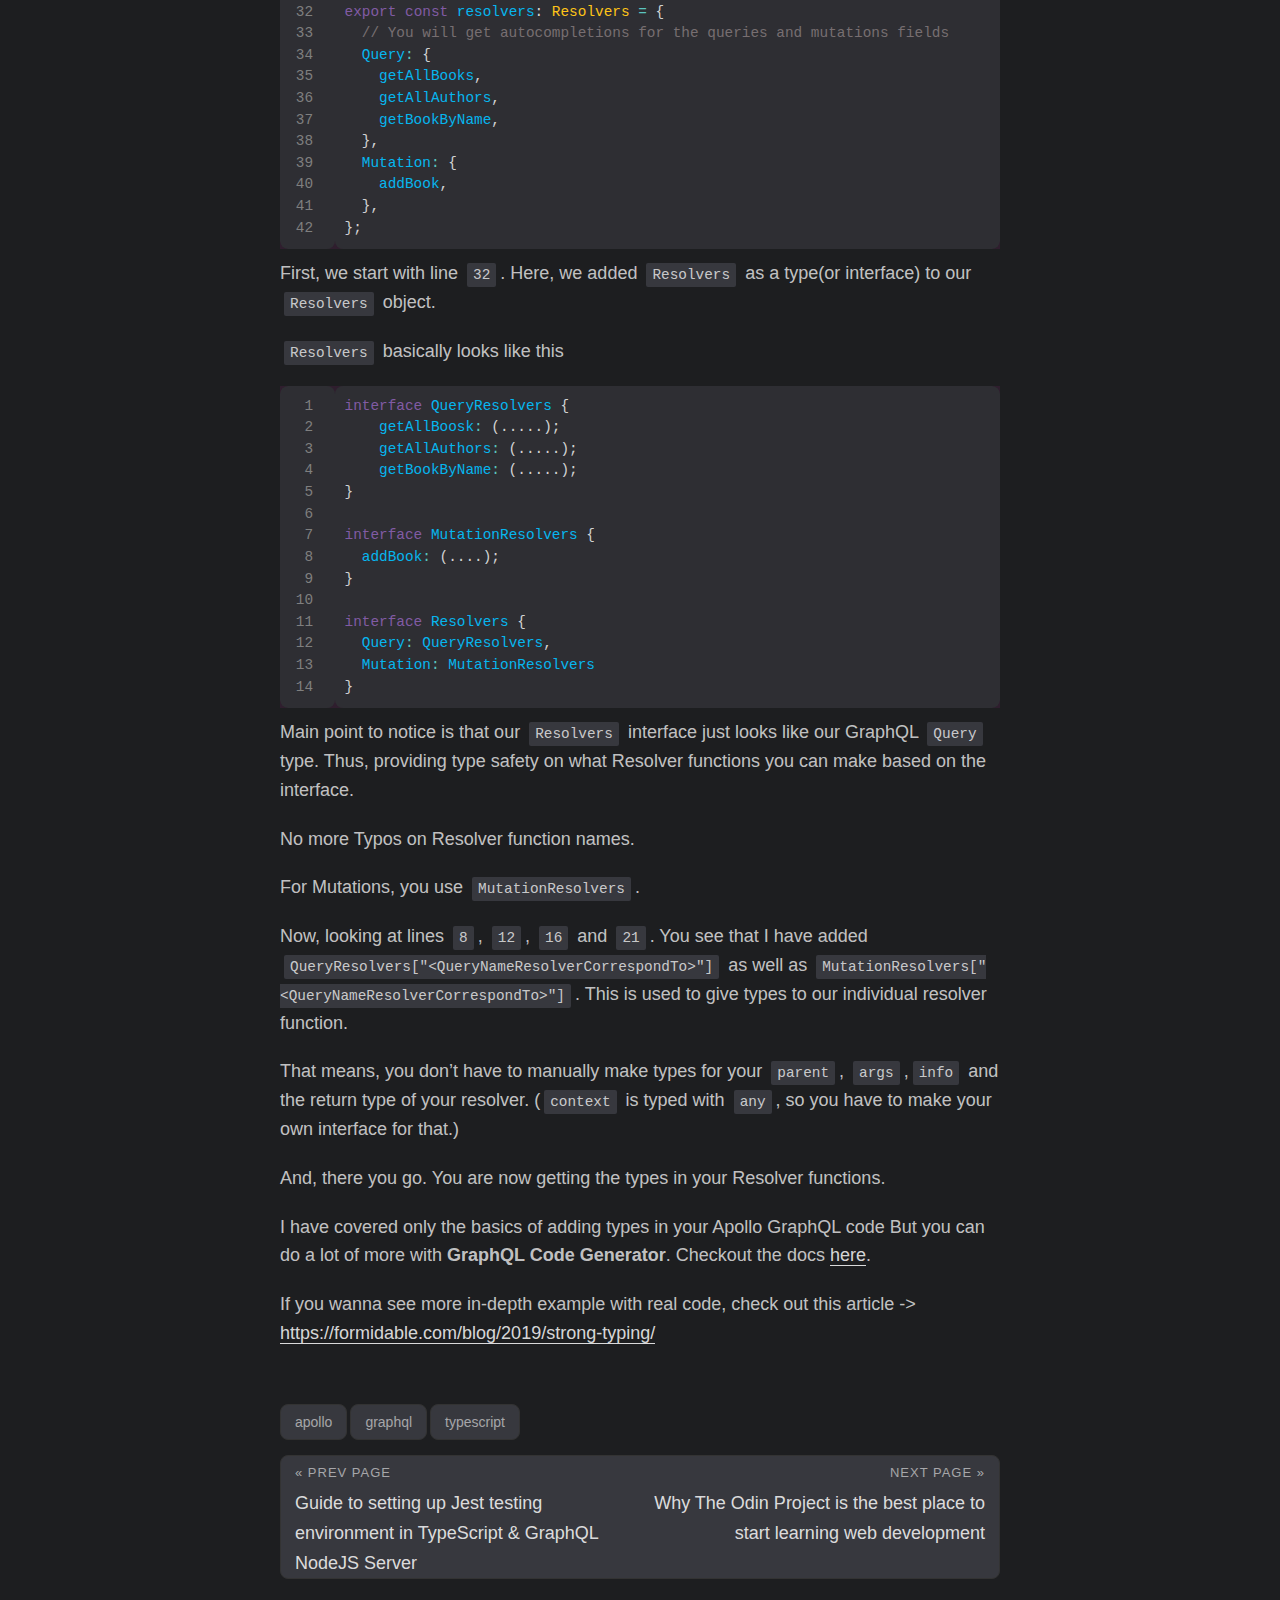
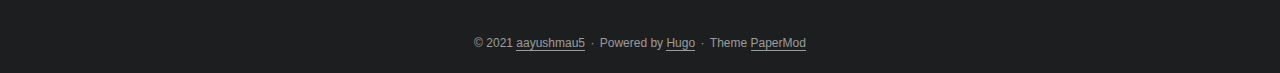
<file: posts/graphql-typescript/index.html>
<!doctype html><html lang=en dir=auto><head><meta charset=utf-8><meta http-equiv=x-ua-compatible content="IE=edge"><meta name=viewport content="width=device-width,initial-scale=1,shrink-to-fit=no"><meta name=robots content="index, follow"><title>Guide to setting up Types for Apollo GraphQL with Typescript in the Backend | aayushmau5</title><meta name=keywords content="apollo,graphql,typescript"><meta name=description content="The type safe of using Apollo GraphQL with Typescript"><meta name=author content="aayushmau5"><link rel=canonical href=http://aayushmau5.github.io/posts/graphql-typescript/><link crossorigin=anonymous href=/assets/css/stylesheet.min.61bff650841d604dcb3942356c915676b91d7bd9caab750c939dcbd65f697970.css integrity="sha256-Yb/2UIQdYE3LOUI1bJFWdrkde9nKq3UMk53L1l9peXA=" rel="preload stylesheet" as=style><link rel=icon href=http://aayushmau5.github.io/favicon.ico><link rel=icon type=image/png sizes=16x16 href=http://aayushmau5.github.io/favicon-16x16.png><link rel=icon type=image/png sizes=32x32 href=http://aayushmau5.github.io/favicon-32x32.png><link rel=apple-touch-icon href=http://aayushmau5.github.io/apple-touch-icon.png><link rel=mask-icon href=http://aayushmau5.github.io/safari-pinned-tab.svg><meta name=theme-color content="#2e2e33"><meta name=msapplication-TileColor content="#2e2e33"><meta name=generator content="Hugo 0.83.1"><meta property="og:title" content="Guide to setting up Types for Apollo GraphQL with Typescript in the Backend"><meta property="og:description" content="The type safe of using Apollo GraphQL with Typescript"><meta property="og:type" content="article"><meta property="og:url" content="http://aayushmau5.github.io/posts/graphql-typescript/"><meta property="og:image" content="http://aayushmau5.github.io/graphql-typescript/ts-gql.png"><meta property="article:section" content="posts"><meta property="article:published_time" content="2021-05-03T12:23:26+05:30"><meta property="article:modified_time" content="2021-05-03T12:23:26+05:30"><meta name=twitter:card content="summary_large_image"><meta name=twitter:image content="http://aayushmau5.github.io/graphql-typescript/ts-gql.png"><meta name=twitter:title content="Guide to setting up Types for Apollo GraphQL with Typescript in the Backend"><meta name=twitter:description content="The type safe of using Apollo GraphQL with Typescript"><script type=application/ld+json>{"@context":"https://schema.org","@type":"BreadcrumbList","itemListElement":[{"@type":"ListItem","position":1,"name":"Posts","item":"http://aayushmau5.github.io/posts/"},{"@type":"ListItem","position":2,"name":"Guide to setting up Types for Apollo GraphQL with Typescript in the Backend","item":"http://aayushmau5.github.io/posts/graphql-typescript/"}]}</script><script type=application/ld+json>{"@context":"https://schema.org","@type":"BlogPosting","headline":"Guide to setting up Types for Apollo GraphQL with Typescript in the Backend","name":"Guide to setting up Types for Apollo GraphQL with Typescript in the Backend","description":"The type safe of using Apollo GraphQL with Typescript","keywords":["apollo","graphql","typescript"],"articleBody":"Using Apollo GraphQL with JavaScript has always been pretty straighforward and error prone.\nWhy Apollo GraphQL with JS Error Prone? Because you have to manually type the resolvers for each GraphQL Query and It’s easy to oversee a thing or two which will only be picked up when you are checking your implemention(either using tests or manually).\nOverall, It’s not a nice developer experience.\nEnter TypeScript\nTypeScript provides you with an awesome type system which vastly improves the developer experience.\nBut It won’t work out of the box with Apollo GraphQL.\nSo, here’s a little tutorial on how to get TypeScript working with your Apollo GraphQL server and make Type safe resolvers.\nBasic Setup I’m assuming you already know GraphQL and have setup a basic TypeScript NodeJS server setup. (If you wanna learn GraphQL with Apollo, try How to GraphQL and from Apollo Docs as well)\nHere’s my folder structure:\n1 2 3 4 5  src ├── schema.ts # Contains the schema ├── resolver # Contains the resolvers │ └── index.ts └── index.ts # Main entry file   Schema Here’s what the schema.ts file looks like(We are going with the basic Books and Author Example)\n1 2 3 4 5 6 7 8 9 10 11 12 13 14 15 16 17 18 19 20 21 22 23 24 25 26 27 28 29 30 31  // schema.ts import { gql } from \"apollo-server\"; // or apollo-server-express  export const Schema = gql` type Author { name: String! } type Book { id: ID! name: String! rating: Int! author: Author! } input BookInput { name: String! rating: Int! authorName: String! } type Query { getAllBooks: [Book]! getAllAuthors: [Author]! getBookByName(name: String!): Book } type Mutation { addBook(data: BookInput!): Book } `;   Resolver Here’s what my resolver/index.ts looks like\n1 2 3 4 5 6 7 8 9 10 11 12 13 14 15 16 17 18 19 20 21 22 23 24 25 26 27 28 29 30 31 32 33 34 35 36 37 38 39 40 41 42 43 44 45 46 47 48 49 50 51 52 53 54 55 56 57 58 59 60 61 62 63 64 65  //index.ts interface Author { name: string; } interface Book { id: number; name: string; rating: number; author: Author; } const Books: Book[] = [ { id: 1, name: \"First Book\", rating: 4, author: { name: \"First Person\", }, }, { id: 2, name: \"Second Book\", rating: 4, author: { name: \"Second Person\", }, }, ]; function getAllBooks() { return Books; } function getAllAuthors() { return Books.map((bookObject) = bookObject.Author); } function getBookByName(_parent, args) { const name = args.name; return Books.filter((bookObject) = bookObject.name === name); } function addBook(_parent, args) { const { name, rating, authorName } = args.data; Books.push({ id: Books.length + 1, name, rating, author: { name: authorName }, }); return Books[Books.length]; } export const resolvers = { Query: { getAllBoosk, getAllAuthors, getBookByName, }, Mutation: { addBook, }, };   As you can notice, our resolvers don’t have any function signature. You can make it yourself, but that is a tedious task. This is why we need to generate types for our resolver functions.\nDid you notice the typo?\nLook again at line 58. This is a mistake that can be made very easily. But types will negate this issue as well.\nFinally, here’s what you are looking for.\nAdding types with GraphQL Code Generator For adding types to our resolvers, we need to make types based on our schema.\nFortunately, there exists a library for this purpose called GraphQL Code Generator which will take our schema and output types based on that schema which we can use in our resolver functions.\nInstallation 1  npm install -D @graphql-codegen/cli   We will use the installation wizard instead of manually setting it up. If you want to see other methods, see the installtion page.\n1  npx graphql-codegen init   Go through the setup process(use spacebar to select a row).\nFor the schema path, it is recommended to give a development server url(otherwise we have to make a schema .gql file and give that path instead)\nHere’s all the necessary steps\nStep-1 Step-2 My graphql server is running on http://localhost:8000/graphql. Yours might be running on different port or route, use that.\nStep-3 Step-4 Step-5 Run npm install then npm generate to generate the schema file(NOTE: Your graphql server should be running)\nIf all went well, you will have a type file generated in src/generated/graphql.ts(if you wanna change this, put desired path in Step-4)\nNow we are ready to add types to our resolver functions.\nAdding types to resolver functions If you look inside the src/generated/graphql.ts file, you will a whole lot of stuff. But main things are, Resolvers, QueryResolvers and MutationResolvers. These three are responsible for adding types to our Resolvers.\n1 2 3 4 5 6 7 8 9 10 11 12 13 14 15 16 17 18 19 20 21 22 23 24 25 26 27 28 29 30 31 32 33 34 35 36 37 38 39 40 41 42  import { Resolvers, QueryResolvers, MutationResolvers, } from \"../generated/graphql\"; //import path may differ based on the location of resolver file  function getAllBooks(): QueryResolvers[\"getAllBooks\"] { return Books; } function getAllAuthors(): QueryResolvers[\"getAllAuthors\"] { return Books.map((bookObject) = bookObject.Author); } function getBookByName(_parent, args): QueryResolvers[\"getBookByName\"] { const name = args.name; return Books.filter((bookObject) = bookObject.name === name); } function addBook(_parent, args): MutationResolvers[\"addBook\"] { const { name, rating, authorName } = args.data; Books.push({ id: Books.length + 1, name, rating, author: { name: authorName }, }); return Books[Books.length]; } export const resolvers: Resolvers = { // You will get autocompletions for the queries and mutations fields  Query: { getAllBooks, getAllAuthors, getBookByName, }, Mutation: { addBook, }, };   First, we start with line 32. Here, we added Resolvers as a type(or interface) to our Resolvers object.\nResolvers basically looks like this\n1 2 3 4 5 6 7 8 9 10 11 12 13 14  interface QueryResolvers { getAllBoosk: (.....); getAllAuthors: (.....); getBookByName: (.....); } interface MutationResolvers { addBook: (....); } interface Resolvers { Query: QueryResolvers, Mutation: MutationResolvers }   Main point to notice is that our Resolvers interface just looks like our GraphQL Query type. Thus, providing type safety on what Resolver functions you can make based on the interface.\nNo more Typos on Resolver function names.\nFor Mutations, you use MutationResolvers.\nNow, looking at lines 8, 12, 16 and 21. You see that I have added QueryResolvers[\"\"] as well as MutationResolvers[\"\"]. This is used to give types to our individual resolver function.\nThat means, you don’t have to manually make types for your parent, args,info and the return type of your resolver. (context is typed with any, so you have to make your own interface for that.)\nAnd, there you go. You are now getting the types in your Resolver functions.\nI have covered only the basics of adding types in your Apollo GraphQL code But you can do a lot of more with GraphQL Code Generator. Checkout the docs here.\nIf you wanna see more in-depth example with real code, check out this article - https://formidable.com/blog/2019/strong-typing/\n","wordCount":"1174","inLanguage":"en","image":"http://aayushmau5.github.io/graphql-typescript/ts-gql.png","datePublished":"2021-05-03T12:23:26+05:30","dateModified":"2021-05-03T12:23:26+05:30","author":{"@type":"Person","name":"aayushmau5"},"mainEntityOfPage":{"@type":"WebPage","@id":"http://aayushmau5.github.io/posts/graphql-typescript/"},"publisher":{"@type":"Organization","name":"aayushmau5","logo":{"@type":"ImageObject","url":"http://aayushmau5.github.io/favicon.ico"}}}</script></head><body class=dark id=top><script>localStorage.getItem("pref-theme")==="light"&&document.body.classList.remove('dark')</script><noscript><style type=text/css>#theme-toggle,.top-link{display:none}</style></noscript><header class=header><nav class=nav><div class=logo><a href=http://aayushmau5.github.io/ accesskey=h title="aayushmau5 (Alt + H)">aayushmau5</a>
<span class=logo-switches><button id=theme-toggle accesskey=t title="(Alt + T)"><svg id="moon" xmlns="http://www.w3.org/2000/svg" width="24" height="24" viewBox="0 0 24 24" fill="none" stroke="currentcolor" stroke-width="2" stroke-linecap="round" stroke-linejoin="round"><path d="M21 12.79A9 9 0 1111.21 3 7 7 0 0021 12.79z"/></svg><svg id="sun" xmlns="http://www.w3.org/2000/svg" width="24" height="24" viewBox="0 0 24 24" fill="none" stroke="currentcolor" stroke-width="2" stroke-linecap="round" stroke-linejoin="round"><circle cx="12" cy="12" r="5"/><line x1="12" y1="1" x2="12" y2="3"/><line x1="12" y1="21" x2="12" y2="23"/><line x1="4.22" y1="4.22" x2="5.64" y2="5.64"/><line x1="18.36" y1="18.36" x2="19.78" y2="19.78"/><line x1="1" y1="12" x2="3" y2="12"/><line x1="21" y1="12" x2="23" y2="12"/><line x1="4.22" y1="19.78" x2="5.64" y2="18.36"/><line x1="18.36" y1="5.64" x2="19.78" y2="4.22"/></svg></button></span></div><ul id=menu onscroll=menu_on_scroll()><li><a href=http://aayushmau5.github.io/tags/ title=Tags><span>Tags</span></a></li></ul></nav></header><main class=main><article class=post-single><header class=post-header><div class=breadcrumbs><a href=http://aayushmau5.github.io/>Home</a>&nbsp;»&nbsp;<a href=http://aayushmau5.github.io/posts/>Posts</a></div><h1 class=post-title>Guide to setting up Types for Apollo GraphQL with Typescript in the Backend</h1><div class=post-description>The type safe of using Apollo GraphQL with Typescript</div><div class=post-meta>May 3, 2021&nbsp;·&nbsp;6 min&nbsp;·&nbsp;aayushmau5</div></header><figure class=entry-cover><img loading=lazy src=http://aayushmau5.github.io/graphql-typescript/ts-gql.png alt="TS with Apollo"></figure><div class=toc><details><summary accesskey=c title="(Alt + C)"><div class=details>Table of Contents</div></summary><div class=inner><ul><li><a href=#why-apollo-graphql-with-js-error-prone aria-label="Why Apollo GraphQL with JS Error Prone?">Why Apollo GraphQL with JS Error Prone?</a></li><li><a href=#basic-setup aria-label="Basic Setup">Basic Setup</a><ul><li><a href=#schema aria-label=Schema>Schema</a></li><li><a href=#resolver aria-label=Resolver>Resolver</a></li></ul></li><li><a href=#adding-types-with-graphql-code-generator aria-label="Adding types with GraphQL Code Generator">Adding types with GraphQL Code Generator</a><ul><li><a href=#installation aria-label=Installation>Installation</a></li><li><a href=#step-1 aria-label=Step-1>Step-1</a></li><li><a href=#step-2 aria-label=Step-2>Step-2</a></li><li><a href=#step-3 aria-label=Step-3>Step-3</a></li><li><a href=#step-4 aria-label=Step-4>Step-4</a></li><li><a href=#step-5 aria-label=Step-5>Step-5</a></li></ul></li><li><a href=#adding-types-to-resolver-functions aria-label="Adding types to resolver functions">Adding types to resolver functions</a></li></ul></div></details></div><div class=post-content><p>Using <a href=https://www.apollographql.com/>Apollo GraphQL</a> with JavaScript has always been pretty straighforward and error prone.</p><h3 id=why-apollo-graphql-with-js-error-prone>Why Apollo GraphQL with JS Error Prone?<a hidden class=anchor aria-hidden=true href=#why-apollo-graphql-with-js-error-prone>#</a></h3><p>Because you have to manually type the resolvers for each GraphQL Query and It&rsquo;s easy to oversee a thing or two which will only be picked up when you are checking your implemention(either using tests or manually).</p><p>Overall, It&rsquo;s not a nice developer experience.</p><p><strong>Enter TypeScript</strong></p><p>TypeScript provides you with an awesome type system which vastly improves the developer experience.</p><p><strong>But</strong> It won&rsquo;t work out of the box with Apollo GraphQL.</p><p>So, here&rsquo;s a little tutorial on how to get TypeScript working with your Apollo GraphQL server and make <strong>Type safe</strong> resolvers.</p><h3 id=basic-setup>Basic Setup<a hidden class=anchor aria-hidden=true href=#basic-setup>#</a></h3><p>I&rsquo;m assuming you already know GraphQL and have setup a basic TypeScript NodeJS server setup. (If you wanna learn GraphQL with Apollo, try <a href=https://www.howtographql.com/>How to GraphQL</a> and from <a href=https://www.apollographql.com/docs/tutorial/introduction/>Apollo Docs</a> as well)</p><p>Here&rsquo;s my folder structure:</p><div class=highlight><div style=color:#e7e9db;background-color:#2f1e2e;-moz-tab-size:4;-o-tab-size:4;tab-size:4><table style=border-spacing:0;padding:0;margin:0;border:0;width:auto;overflow:auto;display:block><tr><td style=vertical-align:top;padding:0;margin:0;border:0><pre style=color:#e7e9db;background-color:#2f1e2e;-moz-tab-size:4;-o-tab-size:4;tab-size:4><code><span style="margin-right:.4em;padding:0 .4em;color:#7f7f7f">1
</span><span style="margin-right:.4em;padding:0 .4em;color:#7f7f7f">2
</span><span style="margin-right:.4em;padding:0 .4em;color:#7f7f7f">3
</span><span style="margin-right:.4em;padding:0 .4em;color:#7f7f7f">4
</span><span style="margin-right:.4em;padding:0 .4em;color:#7f7f7f">5
</span></code></pre></td><td style=vertical-align:top;padding:0;margin:0;border:0;width:100%><pre style=color:#e7e9db;background-color:#2f1e2e;-moz-tab-size:4;-o-tab-size:4;tab-size:4><code class=language-fallback data-lang=fallback>src
├── schema.ts               # Contains the schema
├── resolver                # Contains the resolvers
│   └── index.ts
└── index.ts                # Main entry file
</code></pre></td></tr></table></div></div><h4 id=schema>Schema<a hidden class=anchor aria-hidden=true href=#schema>#</a></h4><p>Here&rsquo;s what the <code>schema.ts</code> file looks like(We are going with the basic Books and Author Example)</p><div class=highlight><div style=color:#e7e9db;background-color:#2f1e2e;-moz-tab-size:4;-o-tab-size:4;tab-size:4><table style=border-spacing:0;padding:0;margin:0;border:0;width:auto;overflow:auto;display:block><tr><td style=vertical-align:top;padding:0;margin:0;border:0><pre style=color:#e7e9db;background-color:#2f1e2e;-moz-tab-size:4;-o-tab-size:4;tab-size:4><code><span style="margin-right:.4em;padding:0 .4em;color:#7f7f7f"> 1
</span><span style="margin-right:.4em;padding:0 .4em;color:#7f7f7f"> 2
</span><span style="margin-right:.4em;padding:0 .4em;color:#7f7f7f"> 3
</span><span style="margin-right:.4em;padding:0 .4em;color:#7f7f7f"> 4
</span><span style="margin-right:.4em;padding:0 .4em;color:#7f7f7f"> 5
</span><span style="margin-right:.4em;padding:0 .4em;color:#7f7f7f"> 6
</span><span style="margin-right:.4em;padding:0 .4em;color:#7f7f7f"> 7
</span><span style="margin-right:.4em;padding:0 .4em;color:#7f7f7f"> 8
</span><span style="margin-right:.4em;padding:0 .4em;color:#7f7f7f"> 9
</span><span style="margin-right:.4em;padding:0 .4em;color:#7f7f7f">10
</span><span style="margin-right:.4em;padding:0 .4em;color:#7f7f7f">11
</span><span style="margin-right:.4em;padding:0 .4em;color:#7f7f7f">12
</span><span style="margin-right:.4em;padding:0 .4em;color:#7f7f7f">13
</span><span style="margin-right:.4em;padding:0 .4em;color:#7f7f7f">14
</span><span style="margin-right:.4em;padding:0 .4em;color:#7f7f7f">15
</span><span style="margin-right:.4em;padding:0 .4em;color:#7f7f7f">16
</span><span style="margin-right:.4em;padding:0 .4em;color:#7f7f7f">17
</span><span style="margin-right:.4em;padding:0 .4em;color:#7f7f7f">18
</span><span style="margin-right:.4em;padding:0 .4em;color:#7f7f7f">19
</span><span style="margin-right:.4em;padding:0 .4em;color:#7f7f7f">20
</span><span style="margin-right:.4em;padding:0 .4em;color:#7f7f7f">21
</span><span style="margin-right:.4em;padding:0 .4em;color:#7f7f7f">22
</span><span style="margin-right:.4em;padding:0 .4em;color:#7f7f7f">23
</span><span style="margin-right:.4em;padding:0 .4em;color:#7f7f7f">24
</span><span style="margin-right:.4em;padding:0 .4em;color:#7f7f7f">25
</span><span style="margin-right:.4em;padding:0 .4em;color:#7f7f7f">26
</span><span style="margin-right:.4em;padding:0 .4em;color:#7f7f7f">27
</span><span style="margin-right:.4em;padding:0 .4em;color:#7f7f7f">28
</span><span style="margin-right:.4em;padding:0 .4em;color:#7f7f7f">29
</span><span style="margin-right:.4em;padding:0 .4em;color:#7f7f7f">30
</span><span style="margin-right:.4em;padding:0 .4em;color:#7f7f7f">31
</span></code></pre></td><td style=vertical-align:top;padding:0;margin:0;border:0;width:100%><pre style=color:#e7e9db;background-color:#2f1e2e;-moz-tab-size:4;-o-tab-size:4;tab-size:4><code class=language-js data-lang=js><span style=color:#776e71>// schema.ts
</span><span style=color:#776e71></span><span style=color:#815ba4>import</span> { <span style=color:#06b6ef>gql</span> } <span style=color:#06b6ef>from</span> <span style=color:#48b685>&#34;apollo-server&#34;</span>; <span style=color:#776e71>// or apollo-server-express
</span><span style=color:#776e71></span>
<span style=color:#815ba4>export</span> <span style=color:#815ba4>const</span> <span style=color:#06b6ef>Schema</span> <span style=color:#5bc4bf>=</span> <span style=color:#06b6ef>gql</span><span style=color:#48b685>`
</span><span style=color:#48b685>  type Author {
</span><span style=color:#48b685>    name: String!
</span><span style=color:#48b685>  }
</span><span style=color:#48b685>
</span><span style=color:#48b685>  type Book {
</span><span style=color:#48b685>    id: ID!
</span><span style=color:#48b685>    name: String!
</span><span style=color:#48b685>    rating: Int!
</span><span style=color:#48b685>    author: Author!
</span><span style=color:#48b685>  }
</span><span style=color:#48b685>
</span><span style=color:#48b685>  input BookInput {
</span><span style=color:#48b685>    name: String!
</span><span style=color:#48b685>    rating: Int!
</span><span style=color:#48b685>    authorName: String!
</span><span style=color:#48b685>  }
</span><span style=color:#48b685>
</span><span style=color:#48b685>  type Query {
</span><span style=color:#48b685>    getAllBooks: [Book]!
</span><span style=color:#48b685>    getAllAuthors: [Author]!
</span><span style=color:#48b685>    getBookByName(name: String!): Book
</span><span style=color:#48b685>  }
</span><span style=color:#48b685>
</span><span style=color:#48b685>  type Mutation {
</span><span style=color:#48b685>    addBook(data: BookInput!): Book
</span><span style=color:#48b685>  }
</span><span style=color:#48b685>`</span>;
</code></pre></td></tr></table></div></div><h4 id=resolver>Resolver<a hidden class=anchor aria-hidden=true href=#resolver>#</a></h4><p>Here&rsquo;s what my <code>resolver/index.ts</code> looks like</p><div class=highlight><div style=color:#e7e9db;background-color:#2f1e2e;-moz-tab-size:4;-o-tab-size:4;tab-size:4><table style=border-spacing:0;padding:0;margin:0;border:0;width:auto;overflow:auto;display:block><tr><td style=vertical-align:top;padding:0;margin:0;border:0><pre style=color:#e7e9db;background-color:#2f1e2e;-moz-tab-size:4;-o-tab-size:4;tab-size:4><code><span style="margin-right:.4em;padding:0 .4em;color:#7f7f7f"> 1
</span><span style="margin-right:.4em;padding:0 .4em;color:#7f7f7f"> 2
</span><span style="margin-right:.4em;padding:0 .4em;color:#7f7f7f"> 3
</span><span style="margin-right:.4em;padding:0 .4em;color:#7f7f7f"> 4
</span><span style="margin-right:.4em;padding:0 .4em;color:#7f7f7f"> 5
</span><span style="margin-right:.4em;padding:0 .4em;color:#7f7f7f"> 6
</span><span style="margin-right:.4em;padding:0 .4em;color:#7f7f7f"> 7
</span><span style="margin-right:.4em;padding:0 .4em;color:#7f7f7f"> 8
</span><span style="margin-right:.4em;padding:0 .4em;color:#7f7f7f"> 9
</span><span style="margin-right:.4em;padding:0 .4em;color:#7f7f7f">10
</span><span style="margin-right:.4em;padding:0 .4em;color:#7f7f7f">11
</span><span style="margin-right:.4em;padding:0 .4em;color:#7f7f7f">12
</span><span style="margin-right:.4em;padding:0 .4em;color:#7f7f7f">13
</span><span style="margin-right:.4em;padding:0 .4em;color:#7f7f7f">14
</span><span style="margin-right:.4em;padding:0 .4em;color:#7f7f7f">15
</span><span style="margin-right:.4em;padding:0 .4em;color:#7f7f7f">16
</span><span style="margin-right:.4em;padding:0 .4em;color:#7f7f7f">17
</span><span style="margin-right:.4em;padding:0 .4em;color:#7f7f7f">18
</span><span style="margin-right:.4em;padding:0 .4em;color:#7f7f7f">19
</span><span style="margin-right:.4em;padding:0 .4em;color:#7f7f7f">20
</span><span style="margin-right:.4em;padding:0 .4em;color:#7f7f7f">21
</span><span style="margin-right:.4em;padding:0 .4em;color:#7f7f7f">22
</span><span style="margin-right:.4em;padding:0 .4em;color:#7f7f7f">23
</span><span style="margin-right:.4em;padding:0 .4em;color:#7f7f7f">24
</span><span style="margin-right:.4em;padding:0 .4em;color:#7f7f7f">25
</span><span style="margin-right:.4em;padding:0 .4em;color:#7f7f7f">26
</span><span style="margin-right:.4em;padding:0 .4em;color:#7f7f7f">27
</span><span style="margin-right:.4em;padding:0 .4em;color:#7f7f7f">28
</span><span style="margin-right:.4em;padding:0 .4em;color:#7f7f7f">29
</span><span style="margin-right:.4em;padding:0 .4em;color:#7f7f7f">30
</span><span style="margin-right:.4em;padding:0 .4em;color:#7f7f7f">31
</span><span style="margin-right:.4em;padding:0 .4em;color:#7f7f7f">32
</span><span style="margin-right:.4em;padding:0 .4em;color:#7f7f7f">33
</span><span style="margin-right:.4em;padding:0 .4em;color:#7f7f7f">34
</span><span style="margin-right:.4em;padding:0 .4em;color:#7f7f7f">35
</span><span style="margin-right:.4em;padding:0 .4em;color:#7f7f7f">36
</span><span style="margin-right:.4em;padding:0 .4em;color:#7f7f7f">37
</span><span style="margin-right:.4em;padding:0 .4em;color:#7f7f7f">38
</span><span style="margin-right:.4em;padding:0 .4em;color:#7f7f7f">39
</span><span style="margin-right:.4em;padding:0 .4em;color:#7f7f7f">40
</span><span style="margin-right:.4em;padding:0 .4em;color:#7f7f7f">41
</span><span style="margin-right:.4em;padding:0 .4em;color:#7f7f7f">42
</span><span style="margin-right:.4em;padding:0 .4em;color:#7f7f7f">43
</span><span style="margin-right:.4em;padding:0 .4em;color:#7f7f7f">44
</span><span style="margin-right:.4em;padding:0 .4em;color:#7f7f7f">45
</span><span style="margin-right:.4em;padding:0 .4em;color:#7f7f7f">46
</span><span style="margin-right:.4em;padding:0 .4em;color:#7f7f7f">47
</span><span style="margin-right:.4em;padding:0 .4em;color:#7f7f7f">48
</span><span style="margin-right:.4em;padding:0 .4em;color:#7f7f7f">49
</span><span style="margin-right:.4em;padding:0 .4em;color:#7f7f7f">50
</span><span style="margin-right:.4em;padding:0 .4em;color:#7f7f7f">51
</span><span style="margin-right:.4em;padding:0 .4em;color:#7f7f7f">52
</span><span style="margin-right:.4em;padding:0 .4em;color:#7f7f7f">53
</span><span style="margin-right:.4em;padding:0 .4em;color:#7f7f7f">54
</span><span style="margin-right:.4em;padding:0 .4em;color:#7f7f7f">55
</span><span style="margin-right:.4em;padding:0 .4em;color:#7f7f7f">56
</span><span style="margin-right:.4em;padding:0 .4em;color:#7f7f7f">57
</span><span style="margin-right:.4em;padding:0 .4em;color:#7f7f7f">58
</span><span style="margin-right:.4em;padding:0 .4em;color:#7f7f7f">59
</span><span style="margin-right:.4em;padding:0 .4em;color:#7f7f7f">60
</span><span style="margin-right:.4em;padding:0 .4em;color:#7f7f7f">61
</span><span style="margin-right:.4em;padding:0 .4em;color:#7f7f7f">62
</span><span style="margin-right:.4em;padding:0 .4em;color:#7f7f7f">63
</span><span style="margin-right:.4em;padding:0 .4em;color:#7f7f7f">64
</span><span style="margin-right:.4em;padding:0 .4em;color:#7f7f7f">65
</span></code></pre></td><td style=vertical-align:top;padding:0;margin:0;border:0;width:100%><pre style=color:#e7e9db;background-color:#2f1e2e;-moz-tab-size:4;-o-tab-size:4;tab-size:4><code class=language-js data-lang=js><span style=color:#776e71>//index.ts
</span><span style=color:#776e71></span><span style=color:#815ba4>interface</span> <span style=color:#06b6ef>Author</span> {
  <span style=color:#06b6ef>name</span><span style=color:#5bc4bf>:</span> <span style=color:#06b6ef>string</span>;
}

<span style=color:#815ba4>interface</span> <span style=color:#06b6ef>Book</span> {
  <span style=color:#06b6ef>id</span><span style=color:#5bc4bf>:</span> <span style=color:#06b6ef>number</span>;
  <span style=color:#06b6ef>name</span><span style=color:#5bc4bf>:</span> <span style=color:#06b6ef>string</span>;
  <span style=color:#06b6ef>rating</span><span style=color:#5bc4bf>:</span> <span style=color:#06b6ef>number</span>;
  <span style=color:#06b6ef>author</span><span style=color:#5bc4bf>:</span> <span style=color:#06b6ef>Author</span>;
}

<span style=color:#815ba4>const</span> <span style=color:#06b6ef>Books</span><span style=color:#5bc4bf>:</span> <span style=color:#06b6ef>Book</span>[] <span style=color:#5bc4bf>=</span> [
  {
    <span style=color:#06b6ef>id</span><span style=color:#5bc4bf>:</span> <span style=color:#f99b15>1</span>,
    <span style=color:#06b6ef>name</span><span style=color:#5bc4bf>:</span> <span style=color:#48b685>&#34;First Book&#34;</span>,
    <span style=color:#06b6ef>rating</span><span style=color:#5bc4bf>:</span> <span style=color:#f99b15>4</span>,
    <span style=color:#06b6ef>author</span><span style=color:#5bc4bf>:</span> {
      <span style=color:#06b6ef>name</span><span style=color:#5bc4bf>:</span> <span style=color:#48b685>&#34;First Person&#34;</span>,
    },
  },
  {
    <span style=color:#06b6ef>id</span><span style=color:#5bc4bf>:</span> <span style=color:#f99b15>2</span>,
    <span style=color:#06b6ef>name</span><span style=color:#5bc4bf>:</span> <span style=color:#48b685>&#34;Second Book&#34;</span>,
    <span style=color:#06b6ef>rating</span><span style=color:#5bc4bf>:</span> <span style=color:#f99b15>4</span>,
    <span style=color:#06b6ef>author</span><span style=color:#5bc4bf>:</span> {
      <span style=color:#06b6ef>name</span><span style=color:#5bc4bf>:</span> <span style=color:#48b685>&#34;Second Person&#34;</span>,
    },
  },
];

<span style=color:#815ba4>function</span> <span style=color:#06b6ef>getAllBooks</span>() {
  <span style=color:#815ba4>return</span> <span style=color:#06b6ef>Books</span>;
}

<span style=color:#815ba4>function</span> <span style=color:#06b6ef>getAllAuthors</span>() {
  <span style=color:#815ba4>return</span> <span style=color:#06b6ef>Books</span>.<span style=color:#06b6ef>map</span>((<span style=color:#06b6ef>bookObject</span>) =&gt; <span style=color:#06b6ef>bookObject</span>.<span style=color:#06b6ef>Author</span>);
}

<span style=color:#815ba4>function</span> <span style=color:#06b6ef>getBookByName</span>(<span style=color:#f99b15>_</span><span style=color:#06b6ef>parent</span>, <span style=color:#06b6ef>args</span>) {
  <span style=color:#815ba4>const</span> <span style=color:#06b6ef>name</span> <span style=color:#5bc4bf>=</span> <span style=color:#06b6ef>args</span>.<span style=color:#06b6ef>name</span>;
  <span style=color:#815ba4>return</span> <span style=color:#06b6ef>Books</span>.<span style=color:#06b6ef>filter</span>((<span style=color:#06b6ef>bookObject</span>) =&gt; <span style=color:#06b6ef>bookObject</span>.<span style=color:#06b6ef>name</span> <span style=color:#5bc4bf>===</span> <span style=color:#06b6ef>name</span>);
}

<span style=color:#815ba4>function</span> <span style=color:#06b6ef>addBook</span>(<span style=color:#f99b15>_</span><span style=color:#06b6ef>parent</span>, <span style=color:#06b6ef>args</span>) {
  <span style=color:#815ba4>const</span> { <span style=color:#06b6ef>name</span>, <span style=color:#06b6ef>rating</span>, <span style=color:#06b6ef>authorName</span> } <span style=color:#5bc4bf>=</span> <span style=color:#06b6ef>args</span>.<span style=color:#06b6ef>data</span>;
  <span style=color:#06b6ef>Books</span>.<span style=color:#06b6ef>push</span>({
    <span style=color:#06b6ef>id</span><span style=color:#5bc4bf>:</span> <span style=color:#06b6ef>Books</span>.<span style=color:#06b6ef>length</span> <span style=color:#5bc4bf>+</span> <span style=color:#f99b15>1</span>,
    <span style=color:#06b6ef>name</span>,
    <span style=color:#06b6ef>rating</span>,
    <span style=color:#06b6ef>author</span><span style=color:#5bc4bf>:</span> { <span style=color:#06b6ef>name</span><span style=color:#5bc4bf>:</span> <span style=color:#06b6ef>authorName</span> },
  });
  <span style=color:#815ba4>return</span> <span style=color:#06b6ef>Books</span>[<span style=color:#06b6ef>Books</span>.<span style=color:#06b6ef>length</span>];
}

<span style=color:#815ba4>export</span> <span style=color:#815ba4>const</span> <span style=color:#06b6ef>resolvers</span> <span style=color:#5bc4bf>=</span> {
  <span style=color:#06b6ef>Query</span><span style=color:#5bc4bf>:</span> {
    <span style=color:#06b6ef>getAllBoosk</span>,
    <span style=color:#06b6ef>getAllAuthors</span>,
    <span style=color:#06b6ef>getBookByName</span>,
  },
  <span style=color:#06b6ef>Mutation</span><span style=color:#5bc4bf>:</span> {
    <span style=color:#06b6ef>addBook</span>,
  },
};
</code></pre></td></tr></table></div></div><p>As you can notice, our resolvers don&rsquo;t have any function signature. You can make it yourself, but that is a tedious task. This is why we need to generate types for our resolver functions.</p><p><strong>Did you notice the typo?</strong></p><p>Look again at line <code>58</code>. This is a mistake that can be made very easily. But types will negate this issue as well.</p><p><strong>Finally, here&rsquo;s what you are looking for.</strong></p><h3 id=adding-types-with-graphql-code-generator>Adding types with GraphQL Code Generator<a hidden class=anchor aria-hidden=true href=#adding-types-with-graphql-code-generator>#</a></h3><p>For adding types to our resolvers, we need to make types based on our schema.</p><p>Fortunately, there exists a library for this purpose called <a href=https://www.graphql-code-generator.com/><strong>GraphQL Code Generator</strong></a> which will take our schema and output types based on that schema which we can use in our resolver functions.</p><h4 id=installation>Installation<a hidden class=anchor aria-hidden=true href=#installation>#</a></h4><div class=highlight><div style=color:#e7e9db;background-color:#2f1e2e;-moz-tab-size:4;-o-tab-size:4;tab-size:4><table style=border-spacing:0;padding:0;margin:0;border:0;width:auto;overflow:auto;display:block><tr><td style=vertical-align:top;padding:0;margin:0;border:0><pre style=color:#e7e9db;background-color:#2f1e2e;-moz-tab-size:4;-o-tab-size:4;tab-size:4><code><span style="margin-right:.4em;padding:0 .4em;color:#7f7f7f">1
</span></code></pre></td><td style=vertical-align:top;padding:0;margin:0;border:0;width:100%><pre style=color:#e7e9db;background-color:#2f1e2e;-moz-tab-size:4;-o-tab-size:4;tab-size:4><code class=language-sh data-lang=sh>npm install -D @graphql-codegen/cli
</code></pre></td></tr></table></div></div><p>We will use the installation wizard instead of manually setting it up. If you want to see other methods, see the <a href=https://www.graphql-code-generator.com/docs/getting-started/installation>installtion page</a>.</p><div class=highlight><div style=color:#e7e9db;background-color:#2f1e2e;-moz-tab-size:4;-o-tab-size:4;tab-size:4><table style=border-spacing:0;padding:0;margin:0;border:0;width:auto;overflow:auto;display:block><tr><td style=vertical-align:top;padding:0;margin:0;border:0><pre style=color:#e7e9db;background-color:#2f1e2e;-moz-tab-size:4;-o-tab-size:4;tab-size:4><code><span style="margin-right:.4em;padding:0 .4em;color:#7f7f7f">1
</span></code></pre></td><td style=vertical-align:top;padding:0;margin:0;border:0;width:100%><pre style=color:#e7e9db;background-color:#2f1e2e;-moz-tab-size:4;-o-tab-size:4;tab-size:4><code class=language-sh data-lang=sh>npx graphql-codegen init
</code></pre></td></tr></table></div></div><p>Go through the setup process(use spacebar to select a row).</p><p>For the schema path, it is recommended to give a development server url(otherwise we have to make a schema <code>.gql</code> file and give that path instead)</p><p><strong>Here&rsquo;s all the necessary steps</strong></p><h4 id=step-1>Step-1<a hidden class=anchor aria-hidden=true href=#step-1>#</a></h4><p><img loading=lazy src=/graphql-typescript/step-1.png alt=first></p><h4 id=step-2>Step-2<a hidden class=anchor aria-hidden=true href=#step-2>#</a></h4><p>My <code>graphql</code> server is running on <code>http://localhost:8000/graphql</code>. Yours might be running on different port or route, use that.</p><p><img loading=lazy src=/graphql-typescript/step-2.png alt=first></p><h4 id=step-3>Step-3<a hidden class=anchor aria-hidden=true href=#step-3>#</a></h4><p><img loading=lazy src=/graphql-typescript/step-3.png alt=first></p><h4 id=step-4>Step-4<a hidden class=anchor aria-hidden=true href=#step-4>#</a></h4><p><img loading=lazy src=/graphql-typescript/step-4.png alt=first></p><h4 id=step-5>Step-5<a hidden class=anchor aria-hidden=true href=#step-5>#</a></h4><p><img loading=lazy src=/graphql-typescript/step-5.png alt=first></p><p>Run <code>npm install</code> then <code>npm generate</code> to generate the schema file(<strong>NOTE:</strong> Your graphql server should be running)</p><p>If all went well, you will have a type file generated in <code>src/generated/graphql.ts</code>(if you wanna change this, put desired path in <a href=#step-4>Step-4</a>)</p><p><strong>Now we are ready to add types to our resolver functions.</strong></p><h3 id=adding-types-to-resolver-functions>Adding types to resolver functions<a hidden class=anchor aria-hidden=true href=#adding-types-to-resolver-functions>#</a></h3><p>If you look inside the <code>src/generated/graphql.ts</code> file, you will a whole lot of stuff. But main things are, <code>Resolvers</code>, <code>QueryResolvers</code> and <code>MutationResolvers</code>. These three are responsible for adding types to our Resolvers.</p><div class=highlight><div style=color:#e7e9db;background-color:#2f1e2e;-moz-tab-size:4;-o-tab-size:4;tab-size:4><table style=border-spacing:0;padding:0;margin:0;border:0;width:auto;overflow:auto;display:block><tr><td style=vertical-align:top;padding:0;margin:0;border:0><pre style=color:#e7e9db;background-color:#2f1e2e;-moz-tab-size:4;-o-tab-size:4;tab-size:4><code><span style="margin-right:.4em;padding:0 .4em;color:#7f7f7f"> 1
</span><span style="margin-right:.4em;padding:0 .4em;color:#7f7f7f"> 2
</span><span style="margin-right:.4em;padding:0 .4em;color:#7f7f7f"> 3
</span><span style="margin-right:.4em;padding:0 .4em;color:#7f7f7f"> 4
</span><span style="margin-right:.4em;padding:0 .4em;color:#7f7f7f"> 5
</span><span style="margin-right:.4em;padding:0 .4em;color:#7f7f7f"> 6
</span><span style="margin-right:.4em;padding:0 .4em;color:#7f7f7f"> 7
</span><span style="margin-right:.4em;padding:0 .4em;color:#7f7f7f"> 8
</span><span style="margin-right:.4em;padding:0 .4em;color:#7f7f7f"> 9
</span><span style="margin-right:.4em;padding:0 .4em;color:#7f7f7f">10
</span><span style="margin-right:.4em;padding:0 .4em;color:#7f7f7f">11
</span><span style="margin-right:.4em;padding:0 .4em;color:#7f7f7f">12
</span><span style="margin-right:.4em;padding:0 .4em;color:#7f7f7f">13
</span><span style="margin-right:.4em;padding:0 .4em;color:#7f7f7f">14
</span><span style="margin-right:.4em;padding:0 .4em;color:#7f7f7f">15
</span><span style="margin-right:.4em;padding:0 .4em;color:#7f7f7f">16
</span><span style="margin-right:.4em;padding:0 .4em;color:#7f7f7f">17
</span><span style="margin-right:.4em;padding:0 .4em;color:#7f7f7f">18
</span><span style="margin-right:.4em;padding:0 .4em;color:#7f7f7f">19
</span><span style="margin-right:.4em;padding:0 .4em;color:#7f7f7f">20
</span><span style="margin-right:.4em;padding:0 .4em;color:#7f7f7f">21
</span><span style="margin-right:.4em;padding:0 .4em;color:#7f7f7f">22
</span><span style="margin-right:.4em;padding:0 .4em;color:#7f7f7f">23
</span><span style="margin-right:.4em;padding:0 .4em;color:#7f7f7f">24
</span><span style="margin-right:.4em;padding:0 .4em;color:#7f7f7f">25
</span><span style="margin-right:.4em;padding:0 .4em;color:#7f7f7f">26
</span><span style="margin-right:.4em;padding:0 .4em;color:#7f7f7f">27
</span><span style="margin-right:.4em;padding:0 .4em;color:#7f7f7f">28
</span><span style="margin-right:.4em;padding:0 .4em;color:#7f7f7f">29
</span><span style="margin-right:.4em;padding:0 .4em;color:#7f7f7f">30
</span><span style="margin-right:.4em;padding:0 .4em;color:#7f7f7f">31
</span><span style="margin-right:.4em;padding:0 .4em;color:#7f7f7f">32
</span><span style="margin-right:.4em;padding:0 .4em;color:#7f7f7f">33
</span><span style="margin-right:.4em;padding:0 .4em;color:#7f7f7f">34
</span><span style="margin-right:.4em;padding:0 .4em;color:#7f7f7f">35
</span><span style="margin-right:.4em;padding:0 .4em;color:#7f7f7f">36
</span><span style="margin-right:.4em;padding:0 .4em;color:#7f7f7f">37
</span><span style="margin-right:.4em;padding:0 .4em;color:#7f7f7f">38
</span><span style="margin-right:.4em;padding:0 .4em;color:#7f7f7f">39
</span><span style="margin-right:.4em;padding:0 .4em;color:#7f7f7f">40
</span><span style="margin-right:.4em;padding:0 .4em;color:#7f7f7f">41
</span><span style="margin-right:.4em;padding:0 .4em;color:#7f7f7f">42
</span></code></pre></td><td style=vertical-align:top;padding:0;margin:0;border:0;width:100%><pre style=color:#e7e9db;background-color:#2f1e2e;-moz-tab-size:4;-o-tab-size:4;tab-size:4><code class=language-ts data-lang=ts><span style=color:#815ba4>import</span> {
  <span style=color:#06b6ef>Resolvers</span>,
  <span style=color:#06b6ef>QueryResolvers</span>,
  <span style=color:#06b6ef>MutationResolvers</span>,
} <span style=color:#815ba4>from</span> <span style=color:#48b685>&#34;../generated/graphql&#34;</span>;
<span style=color:#776e71>//import path may differ based on the location of resolver file
</span><span style=color:#776e71></span>
<span style=color:#815ba4>function</span> <span style=color:#06b6ef>getAllBooks</span>()<span style=color:#5bc4bf>:</span> <span style=color:#06b6ef>QueryResolvers</span>[<span style=color:#48b685>&#34;getAllBooks&#34;</span>] {
  <span style=color:#815ba4>return</span> <span style=color:#06b6ef>Books</span>;
}

<span style=color:#815ba4>function</span> <span style=color:#06b6ef>getAllAuthors</span>()<span style=color:#5bc4bf>:</span> <span style=color:#06b6ef>QueryResolvers</span>[<span style=color:#48b685>&#34;getAllAuthors&#34;</span>] {
  <span style=color:#815ba4>return</span> <span style=color:#06b6ef>Books</span>.<span style=color:#06b6ef>map</span>((<span style=color:#06b6ef>bookObject</span>) <span style=color:#5bc4bf>=&gt;</span> <span style=color:#06b6ef>bookObject</span>.<span style=color:#06b6ef>Author</span>);
}

<span style=color:#815ba4>function</span> <span style=color:#06b6ef>getBookByName</span>(<span style=color:#06b6ef>_parent</span>, <span style=color:#06b6ef>args</span>)<span style=color:#5bc4bf>:</span> <span style=color:#06b6ef>QueryResolvers</span>[<span style=color:#48b685>&#34;getBookByName&#34;</span>] {
  <span style=color:#815ba4>const</span> <span style=color:#06b6ef>name</span> <span style=color:#5bc4bf>=</span> <span style=color:#06b6ef>args</span>.<span style=color:#06b6ef>name</span>;
  <span style=color:#815ba4>return</span> <span style=color:#06b6ef>Books</span>.<span style=color:#06b6ef>filter</span>((<span style=color:#06b6ef>bookObject</span>) <span style=color:#5bc4bf>=&gt;</span> <span style=color:#06b6ef>bookObject</span>.<span style=color:#06b6ef>name</span> <span style=color:#5bc4bf>===</span> <span style=color:#06b6ef>name</span>);
}

<span style=color:#815ba4>function</span> <span style=color:#06b6ef>addBook</span>(<span style=color:#06b6ef>_parent</span>, <span style=color:#06b6ef>args</span>)<span style=color:#5bc4bf>:</span> <span style=color:#06b6ef>MutationResolvers</span>[<span style=color:#48b685>&#34;addBook&#34;</span>] {
  <span style=color:#815ba4>const</span> { <span style=color:#06b6ef>name</span>, <span style=color:#06b6ef>rating</span>, <span style=color:#06b6ef>authorName</span> } <span style=color:#5bc4bf>=</span> <span style=color:#06b6ef>args</span>.<span style=color:#06b6ef>data</span>;
  <span style=color:#06b6ef>Books</span>.<span style=color:#06b6ef>push</span>({
    <span style=color:#06b6ef>id</span>: <span style=color:#fec418>Books.length</span> <span style=color:#5bc4bf>+</span> <span style=color:#f99b15>1</span>,
    <span style=color:#06b6ef>name</span>,
    <span style=color:#06b6ef>rating</span>,
    <span style=color:#06b6ef>author</span><span style=color:#5bc4bf>:</span> { <span style=color:#06b6ef>name</span>: <span style=color:#fec418>authorName</span> },
  });
  <span style=color:#815ba4>return</span> <span style=color:#06b6ef>Books</span>[<span style=color:#06b6ef>Books</span>.<span style=color:#06b6ef>length</span>];
}

<span style=color:#815ba4>export</span> <span style=color:#815ba4>const</span> <span style=color:#06b6ef>resolvers</span>: <span style=color:#fec418>Resolvers</span> <span style=color:#5bc4bf>=</span> {
  <span style=color:#776e71>// You will get autocompletions for the queries and mutations fields
</span><span style=color:#776e71></span>  <span style=color:#06b6ef>Query</span><span style=color:#5bc4bf>:</span> {
    <span style=color:#06b6ef>getAllBooks</span>,
    <span style=color:#06b6ef>getAllAuthors</span>,
    <span style=color:#06b6ef>getBookByName</span>,
  },
  <span style=color:#06b6ef>Mutation</span><span style=color:#5bc4bf>:</span> {
    <span style=color:#06b6ef>addBook</span>,
  },
};
</code></pre></td></tr></table></div></div><p>First, we start with line <code>32</code>. Here, we added <code>Resolvers</code> as a type(or interface) to our <code>Resolvers</code> object.</p><p><code>Resolvers</code> basically looks like this</p><div class=highlight><div style=color:#e7e9db;background-color:#2f1e2e;-moz-tab-size:4;-o-tab-size:4;tab-size:4><table style=border-spacing:0;padding:0;margin:0;border:0;width:auto;overflow:auto;display:block><tr><td style=vertical-align:top;padding:0;margin:0;border:0><pre style=color:#e7e9db;background-color:#2f1e2e;-moz-tab-size:4;-o-tab-size:4;tab-size:4><code><span style="margin-right:.4em;padding:0 .4em;color:#7f7f7f"> 1
</span><span style="margin-right:.4em;padding:0 .4em;color:#7f7f7f"> 2
</span><span style="margin-right:.4em;padding:0 .4em;color:#7f7f7f"> 3
</span><span style="margin-right:.4em;padding:0 .4em;color:#7f7f7f"> 4
</span><span style="margin-right:.4em;padding:0 .4em;color:#7f7f7f"> 5
</span><span style="margin-right:.4em;padding:0 .4em;color:#7f7f7f"> 6
</span><span style="margin-right:.4em;padding:0 .4em;color:#7f7f7f"> 7
</span><span style="margin-right:.4em;padding:0 .4em;color:#7f7f7f"> 8
</span><span style="margin-right:.4em;padding:0 .4em;color:#7f7f7f"> 9
</span><span style="margin-right:.4em;padding:0 .4em;color:#7f7f7f">10
</span><span style="margin-right:.4em;padding:0 .4em;color:#7f7f7f">11
</span><span style="margin-right:.4em;padding:0 .4em;color:#7f7f7f">12
</span><span style="margin-right:.4em;padding:0 .4em;color:#7f7f7f">13
</span><span style="margin-right:.4em;padding:0 .4em;color:#7f7f7f">14
</span></code></pre></td><td style=vertical-align:top;padding:0;margin:0;border:0;width:100%><pre style=color:#e7e9db;background-color:#2f1e2e;-moz-tab-size:4;-o-tab-size:4;tab-size:4><code class=language-js data-lang=js><span style=color:#815ba4>interface</span> <span style=color:#06b6ef>QueryResolvers</span> {
    <span style=color:#06b6ef>getAllBoosk</span><span style=color:#5bc4bf>:</span> (.....);
    <span style=color:#06b6ef>getAllAuthors</span><span style=color:#5bc4bf>:</span> (.....);
    <span style=color:#06b6ef>getBookByName</span><span style=color:#5bc4bf>:</span> (.....);
}

<span style=color:#815ba4>interface</span> <span style=color:#06b6ef>MutationResolvers</span> {
  <span style=color:#06b6ef>addBook</span><span style=color:#5bc4bf>:</span> (....);
}

<span style=color:#815ba4>interface</span> <span style=color:#06b6ef>Resolvers</span> {
  <span style=color:#06b6ef>Query</span><span style=color:#5bc4bf>:</span> <span style=color:#06b6ef>QueryResolvers</span>,
  <span style=color:#06b6ef>Mutation</span><span style=color:#5bc4bf>:</span> <span style=color:#06b6ef>MutationResolvers</span>
}
</code></pre></td></tr></table></div></div><p>Main point to notice is that our <code>Resolvers</code> interface just looks like our GraphQL <code>Query</code> type. Thus, providing type safety on what Resolver functions you can make based on the interface.</p><p>No more Typos on Resolver function names.</p><p>For Mutations, you use <code>MutationResolvers</code>.</p><p>Now, looking at lines <code>8</code>, <code>12</code>, <code>16</code> and <code>21</code>. You see that I have added <code>QueryResolvers["&lt;QueryNameResolverCorrespondTo>"]</code> as well as <code>MutationResolvers["&lt;QueryNameResolverCorrespondTo>"]</code>. This is used to give types to our individual resolver function.</p><p>That means, you don&rsquo;t have to manually make types for your <code>parent</code>, <code>args</code>,<code>info</code> and the return type of your resolver. (<code>context</code> is typed with <code>any</code>, so you have to make your own interface for that.)</p><p>And, there you go. You are now getting the types in your Resolver functions.</p><p>I have covered only the basics of adding types in your Apollo GraphQL code But you can do a lot of more with <strong>GraphQL Code Generator</strong>. Checkout the docs <a href=https://www.graphql-code-generator.com/docs/getting-started/index>here</a>.</p><p>If you wanna see more in-depth example with real code, check out this article -> <a href=https://formidable.com/blog/2019/strong-typing/>https://formidable.com/blog/2019/strong-typing/</a></p></div><footer class=post-footer><ul class=post-tags><li><a href=http://aayushmau5.github.io/tags/apollo/>apollo</a></li><li><a href=http://aayushmau5.github.io/tags/graphql/>graphql</a></li><li><a href=http://aayushmau5.github.io/tags/typescript/>typescript</a></li></ul><nav class=paginav><a class=prev href=http://aayushmau5.github.io/posts/prisma-graphql-jest-test/><span class=title>« Prev Page</span><br><span>Guide to setting up Jest testing environment in TypeScript & GraphQL NodeJS Server</span></a>
<a class=next href=http://aayushmau5.github.io/posts/the-odin-project/><span class=title>Next Page »</span><br><span>Why The Odin Project is the best place to start learning web development</span></a></nav></footer></article></main><footer class=footer><span>&copy; 2021 <a href=http://aayushmau5.github.io/>aayushmau5</a></span>
<span>&#183;</span>
<span>Powered by <a href=https://gohugo.io/ rel="noopener noreferrer" target=_blank>Hugo</a></span>
<span>&#183;</span>
<span>Theme <a href=https://git.io/hugopapermod rel=noopener target=_blank>PaperMod</a></span></footer><a href=#top aria-label="go to top" title="Go to Top (Alt + G)"><button class=top-link id=top-link type=button accesskey=g><svg xmlns="http://www.w3.org/2000/svg" viewBox="0 0 12 6" fill="currentcolor"><path d="M12 6H0l6-6z"/></svg></button></a>
<script>window.onload=function(){localStorage.getItem("menu-scroll-position")&&(document.getElementById('menu').scrollLeft=localStorage.getItem("menu-scroll-position"))};function menu_on_scroll(){localStorage.setItem("menu-scroll-position",document.getElementById('menu').scrollLeft)}document.querySelectorAll('a[href^="#"]').forEach(a=>{a.addEventListener("click",function(b){b.preventDefault();var a=this.getAttribute("href").substr(1);window.matchMedia('(prefers-reduced-motion: reduce)').matches?document.querySelector(`[id='${decodeURIComponent(a)}']`).scrollIntoView():document.querySelector(`[id='${decodeURIComponent(a)}']`).scrollIntoView({behavior:"smooth"}),a==="top"?history.replaceState(null,null," "):history.pushState(null,null,`#${a}`)})})</script><script>var mybutton=document.getElementById("top-link");window.onscroll=function(){document.body.scrollTop>800||document.documentElement.scrollTop>800?(mybutton.style.visibility="visible",mybutton.style.opacity="1"):(mybutton.style.visibility="hidden",mybutton.style.opacity="0")}</script><script>document.getElementById("theme-toggle").addEventListener("click",()=>{document.body.className.includes("dark")?(document.body.classList.remove('dark'),localStorage.setItem("pref-theme",'light')):(document.body.classList.add('dark'),localStorage.setItem("pref-theme",'dark'))})</script></body></html>
</file>
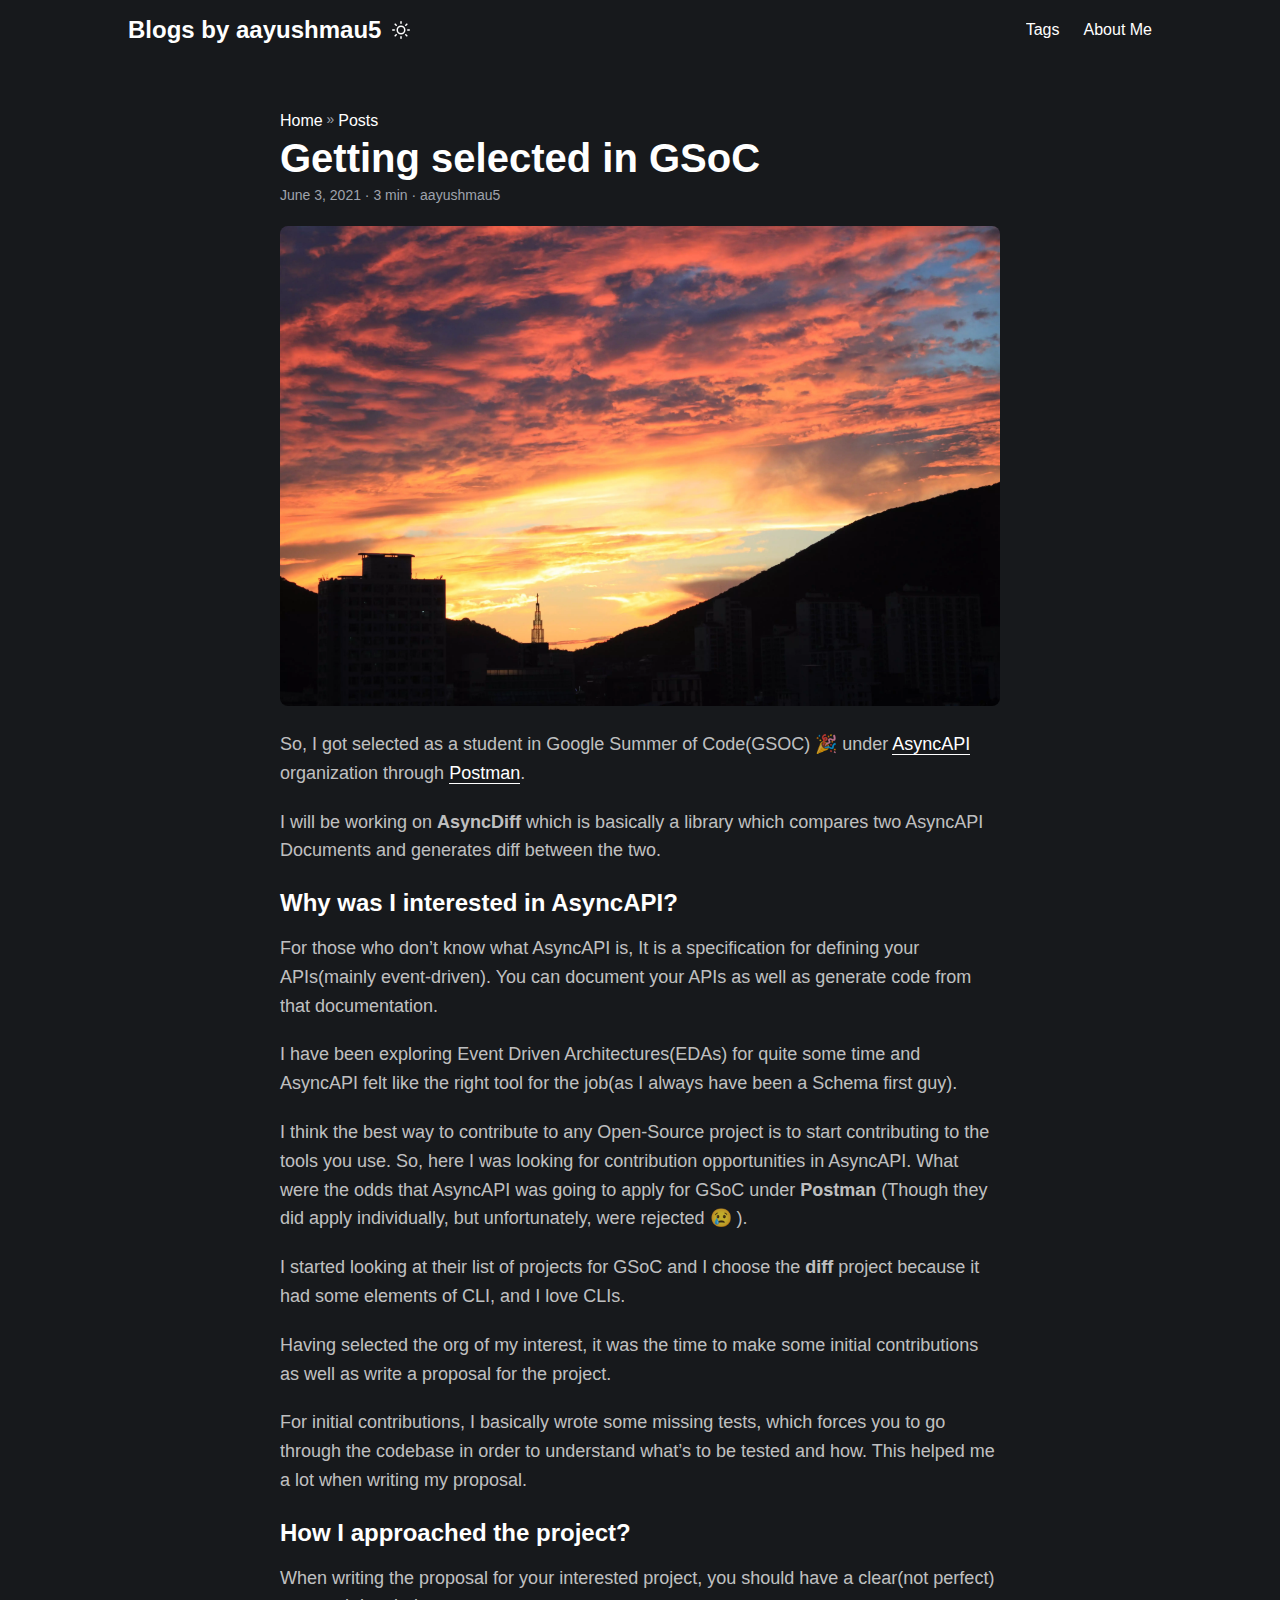
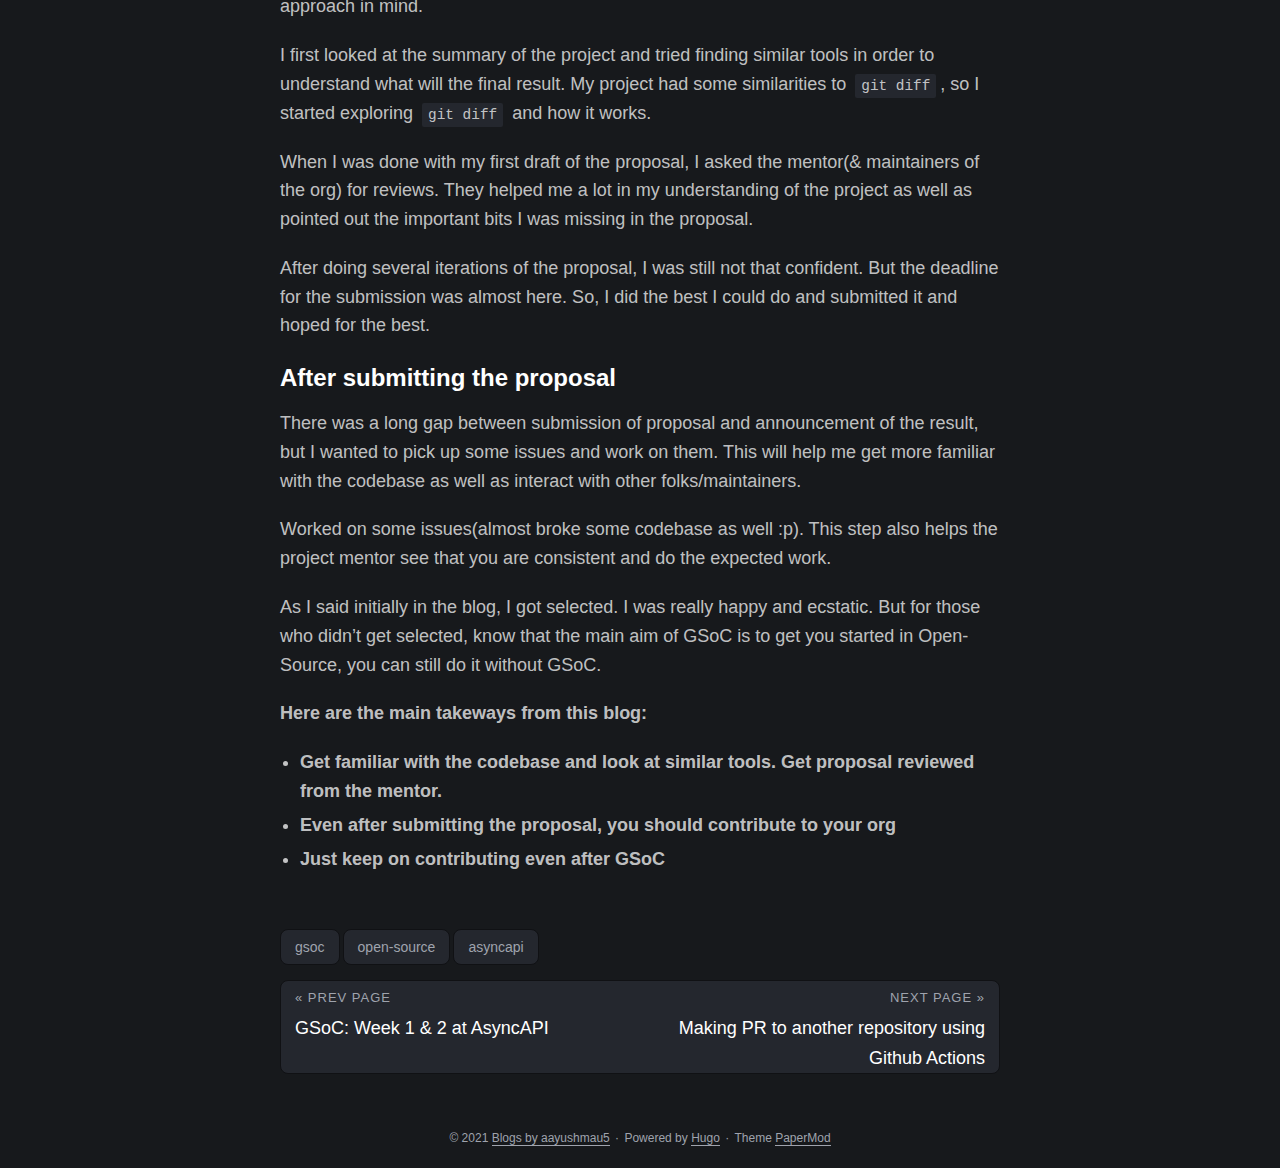
<file: posts/gsoc/index.html>
<!doctype html><html lang=en dir=auto><head><meta charset=utf-8><meta http-equiv=x-ua-compatible content="IE=edge"><meta name=viewport content="width=device-width,initial-scale=1,shrink-to-fit=no"><meta name=robots content="index, follow"><title>Getting selected in GSoC | Blogs by aayushmau5</title><meta name=keywords content="gsoc,open-source,asyncapi"><meta name=description content="So, I got selected as a student in Google Summer of Code(GSOC) 🎉 under AsyncAPI organization through Postman.
I will be working on AsyncDiff which is basically a library which compares two AsyncAPI Documents and generates diff between the two.
Why was I interested in AsyncAPI? For those who don&rsquo;t know what AsyncAPI is, It is a specification for defining your APIs(mainly event-driven). You can document your APIs as well as generate code from that documentation."><meta name=author content="aayushmau5"><link rel=canonical href=http://aayushmau5.github.io/posts/gsoc/><link crossorigin=anonymous href=/assets/css/stylesheet.min.171a9fe3afcb8121142bba0bd75a0c80df9f60187fa81f28fa8acef347a12de9.css integrity="sha256-Fxqf46/LgSEUK7oL11oMgN+fYBh/qB8o+orO80ehLek=" rel="preload stylesheet" as=style><link rel=icon href=http://aayushmau5.github.io/favicon.ico><link rel=icon type=image/png sizes=16x16 href=http://aayushmau5.github.io/favicon-16x16.png><link rel=icon type=image/png sizes=32x32 href=http://aayushmau5.github.io/favicon-32x32.png><link rel=apple-touch-icon href=http://aayushmau5.github.io/apple-touch-icon.png><link rel=mask-icon href=http://aayushmau5.github.io/safari-pinned-tab.svg><meta name=theme-color content="#2e2e33"><meta name=msapplication-TileColor content="#2e2e33"><meta name=generator content="Hugo 0.85.0"><meta property="og:title" content="Getting selected in GSoC"><meta property="og:description" content="So, I got selected as a student in Google Summer of Code(GSOC) 🎉 under AsyncAPI organization through Postman.
I will be working on AsyncDiff which is basically a library which compares two AsyncAPI Documents and generates diff between the two.
Why was I interested in AsyncAPI? For those who don&rsquo;t know what AsyncAPI is, It is a specification for defining your APIs(mainly event-driven). You can document your APIs as well as generate code from that documentation."><meta property="og:type" content="article"><meta property="og:url" content="http://aayushmau5.github.io/posts/gsoc/"><meta property="og:image" content="http://aayushmau5.github.io/sunset.webp"><meta property="article:section" content="posts"><meta property="article:published_time" content="2021-06-03T19:59:26+05:30"><meta property="article:modified_time" content="2021-06-03T19:59:26+05:30"><meta name=twitter:card content="summary_large_image"><meta name=twitter:image content="http://aayushmau5.github.io/sunset.webp"><meta name=twitter:title content="Getting selected in GSoC"><meta name=twitter:description content="So, I got selected as a student in Google Summer of Code(GSOC) 🎉 under AsyncAPI organization through Postman.
I will be working on AsyncDiff which is basically a library which compares two AsyncAPI Documents and generates diff between the two.
Why was I interested in AsyncAPI? For those who don&rsquo;t know what AsyncAPI is, It is a specification for defining your APIs(mainly event-driven). You can document your APIs as well as generate code from that documentation."><script type=application/ld+json>{"@context":"https://schema.org","@type":"BreadcrumbList","itemListElement":[{"@type":"ListItem","position":1,"name":"Posts","item":"http://aayushmau5.github.io/posts/"},{"@type":"ListItem","position":2,"name":"Getting selected in GSoC","item":"http://aayushmau5.github.io/posts/gsoc/"}]}</script><script type=application/ld+json>{"@context":"https://schema.org","@type":"BlogPosting","headline":"Getting selected in GSoC","name":"Getting selected in GSoC","description":"So, I got selected as a student in Google Summer of Code(GSOC) 🎉 under AsyncAPI organization through Postman.\nI will be working on AsyncDiff which is basically a library which compares two AsyncAPI Documents and generates diff between the two.\nWhy was I interested in AsyncAPI? For those who don\u0026rsquo;t know what AsyncAPI is, It is a specification for defining your APIs(mainly event-driven). You can document your APIs as well as generate code from that documentation.","keywords":["gsoc","open-source","asyncapi"],"articleBody":"So, I got selected as a student in Google Summer of Code(GSOC) 🎉 under AsyncAPI organization through Postman.\nI will be working on AsyncDiff which is basically a library which compares two AsyncAPI Documents and generates diff between the two.\nWhy was I interested in AsyncAPI? For those who don’t know what AsyncAPI is, It is a specification for defining your APIs(mainly event-driven). You can document your APIs as well as generate code from that documentation.\nI have been exploring Event Driven Architectures(EDAs) for quite some time and AsyncAPI felt like the right tool for the job(as I always have been a Schema first guy).\nI think the best way to contribute to any Open-Source project is to start contributing to the tools you use. So, here I was looking for contribution opportunities in AsyncAPI. What were the odds that AsyncAPI was going to apply for GSoC under Postman (Though they did apply individually, but unfortunately, were rejected 😢 ).\nI started looking at their list of projects for GSoC and I choose the diff project because it had some elements of CLI, and I love CLIs.\nHaving selected the org of my interest, it was the time to make some initial contributions as well as write a proposal for the project.\nFor initial contributions, I basically wrote some missing tests, which forces you to go through the codebase in order to understand what’s to be tested and how. This helped me a lot when writing my proposal.\nHow I approached the project? When writing the proposal for your interested project, you should have a clear(not perfect) approach in mind.\nI first looked at the summary of the project and tried finding similar tools in order to understand what will the final result. My project had some similarities to git diff, so I started exploring git diff and how it works.\nWhen I was done with my first draft of the proposal, I asked the mentor(\u0026 maintainers of the org) for reviews. They helped me a lot in my understanding of the project as well as pointed out the important bits I was missing in the proposal.\nAfter doing several iterations of the proposal, I was still not that confident. But the deadline for the submission was almost here. So, I did the best I could do and submitted it and hoped for the best.\nAfter submitting the proposal There was a long gap between submission of proposal and announcement of the result, but I wanted to pick up some issues and work on them. This will help me get more familiar with the codebase as well as interact with other folks/maintainers.\nWorked on some issues(almost broke some codebase as well :p). This step also helps the project mentor see that you are consistent and do the expected work.\nAs I said initially in the blog, I got selected. I was really happy and ecstatic. But for those who didn’t get selected, know that the main aim of GSoC is to get you started in Open-Source, you can still do it without GSoC.\nHere are the main takeways from this blog:\n Get familiar with the codebase and look at similar tools. Get proposal reviewed from the mentor. Even after submitting the proposal, you should contribute to your org Just keep on contributing even after GSoC  ","wordCount":"555","inLanguage":"en","image":"http://aayushmau5.github.io/sunset.webp","datePublished":"2021-06-03T19:59:26+05:30","dateModified":"2021-06-03T19:59:26+05:30","author":{"@type":"Person","name":"aayushmau5"},"mainEntityOfPage":{"@type":"WebPage","@id":"http://aayushmau5.github.io/posts/gsoc/"},"publisher":{"@type":"Organization","name":"Blogs by aayushmau5","logo":{"@type":"ImageObject","url":"http://aayushmau5.github.io/favicon.ico"}}}</script></head><body class=dark id=top><script>localStorage.getItem("pref-theme")==="light"&&document.body.classList.remove('dark')</script><noscript><style type=text/css>#theme-toggle,.top-link{display:none}</style></noscript><header class=header><nav class=nav><div class=logo><a href=http://aayushmau5.github.io/ accesskey=h title="Blogs by aayushmau5 (Alt + H)">Blogs by aayushmau5</a>
<span class=logo-switches><button id=theme-toggle accesskey=t title="(Alt + T)"><svg id="moon" xmlns="http://www.w3.org/2000/svg" width="24" height="24" viewBox="0 0 24 24" fill="none" stroke="currentcolor" stroke-width="2" stroke-linecap="round" stroke-linejoin="round"><path d="M21 12.79A9 9 0 1111.21 3 7 7 0 0021 12.79z"/></svg><svg id="sun" xmlns="http://www.w3.org/2000/svg" width="24" height="24" viewBox="0 0 24 24" fill="none" stroke="currentcolor" stroke-width="2" stroke-linecap="round" stroke-linejoin="round"><circle cx="12" cy="12" r="5"/><line x1="12" y1="1" x2="12" y2="3"/><line x1="12" y1="21" x2="12" y2="23"/><line x1="4.22" y1="4.22" x2="5.64" y2="5.64"/><line x1="18.36" y1="18.36" x2="19.78" y2="19.78"/><line x1="1" y1="12" x2="3" y2="12"/><line x1="21" y1="12" x2="23" y2="12"/><line x1="4.22" y1="19.78" x2="5.64" y2="18.36"/><line x1="18.36" y1="5.64" x2="19.78" y2="4.22"/></svg></button></span></div><ul id=menu onscroll=menu_on_scroll()><li><a href=http://aayushmau5.github.io/tags/ title=Tags><span>Tags</span></a></li><li><a href=http://aayushmau5.github.io/about/ title="About Me"><span>About Me</span></a></li></ul></nav></header><main class=main><article class=post-single><header class=post-header><div class=breadcrumbs><a href=http://aayushmau5.github.io/>Home</a>&nbsp;»&nbsp;<a href=http://aayushmau5.github.io/posts/>Posts</a></div><h1 class=post-title>Getting selected in GSoC</h1><div class=post-meta>June 3, 2021&nbsp;·&nbsp;3 min&nbsp;·&nbsp;aayushmau5</div></header><figure class=entry-cover><img loading=lazy src=http://aayushmau5.github.io/sunset.webp alt="Image taken from pexels.com"></figure><div class=post-content><p>So, I got selected as a student in Google Summer of Code(GSOC) 🎉 under <a href=https://www.asyncapi.com/>AsyncAPI</a> organization through <a href=https://www.postman.com/>Postman</a>.</p><p>I will be working on <strong>AsyncDiff</strong> which is basically a library which compares two AsyncAPI Documents and generates diff between the two.</p><h3 id=why-was-i-interested-in-asyncapi>Why was I interested in AsyncAPI?<a hidden class=anchor aria-hidden=true href=#why-was-i-interested-in-asyncapi>#</a></h3><p>For those who don&rsquo;t know what AsyncAPI is, It is a specification for defining your APIs(mainly event-driven). You can document your APIs as well as generate code from that documentation.</p><p>I have been exploring Event Driven Architectures(EDAs) for quite some time and AsyncAPI felt like the right tool for the job(as I always have been a Schema first guy).</p><p>I think the best way to contribute to any Open-Source project is to start contributing to the tools you use. So, here I was looking for contribution opportunities in AsyncAPI. What were the odds that AsyncAPI was going to apply for GSoC under <strong>Postman</strong> (Though they did apply individually, but unfortunately, were rejected 😢 ).</p><p>I started looking at their list of projects for GSoC and I choose the <strong>diff</strong> project because it had some elements of CLI, and I love CLIs.</p><p>Having selected the org of my interest, it was the time to make some initial contributions as well as write a proposal for the project.</p><p>For initial contributions, I basically wrote some missing tests, which forces you to go through the codebase in order to understand what&rsquo;s to be tested and how. This helped me a lot when writing my proposal.</p><h3 id=how-i-approached-the-project>How I approached the project?<a hidden class=anchor aria-hidden=true href=#how-i-approached-the-project>#</a></h3><p>When writing the proposal for your interested project, you should have a clear(not perfect) approach in mind.</p><p>I first looked at the summary of the project and tried finding similar tools in order to understand what will the final result. My project had some similarities to <code>git diff</code>, so I started exploring <code>git diff</code> and how it works.</p><p>When I was done with my first draft of the proposal, I asked the mentor(& maintainers of the org) for reviews. They helped me a lot in my understanding of the project as well as pointed out the important bits I was missing in the proposal.</p><p>After doing several iterations of the proposal, I was still not that confident. But the deadline for the submission was almost here. So, I did the best I could do and submitted it and hoped for the best.</p><h3 id=after-submitting-the-proposal>After submitting the proposal<a hidden class=anchor aria-hidden=true href=#after-submitting-the-proposal>#</a></h3><p>There was a long gap between submission of proposal and announcement of the result, but I wanted to pick up some issues and work on them. This will help me get more familiar with the codebase as well as interact with other folks/maintainers.</p><p>Worked on some issues(almost broke some codebase as well :p). This step also helps the project mentor see that you are consistent and do the expected work.</p><p>As I said initially in the blog, I got selected. I was really happy and ecstatic. But for those who didn&rsquo;t get selected, know that the main aim of GSoC is to get you started in Open-Source, you can still do it without GSoC.</p><p><strong>Here are the main takeways from this blog:</strong></p><ul><li><strong>Get familiar with the codebase and look at similar tools. Get proposal reviewed from the mentor.</strong></li><li><strong>Even after submitting the proposal, you should contribute to your org</strong></li><li><strong>Just keep on contributing even after GSoC</strong></li></ul></div><footer class=post-footer><ul class=post-tags><li><a href=http://aayushmau5.github.io/tags/gsoc/>gsoc</a></li><li><a href=http://aayushmau5.github.io/tags/open-source/>open-source</a></li><li><a href=http://aayushmau5.github.io/tags/asyncapi/>asyncapi</a></li></ul><nav class=paginav><a class=prev href=http://aayushmau5.github.io/posts/week-1-2-at-asyncapi/><span class=title>« Prev Page</span><br><span>GSoC: Week 1 & 2 at AsyncAPI</span></a>
<a class=next href=http://aayushmau5.github.io/posts/gh-action-pr/><span class=title>Next Page »</span><br><span>Making PR to another repository using Github Actions</span></a></nav></footer></article></main><footer class=footer><span>&copy; 2021 <a href=http://aayushmau5.github.io/>Blogs by aayushmau5</a></span>
<span>&#183;</span>
<span>Powered by <a href=https://gohugo.io/ rel="noopener noreferrer" target=_blank>Hugo</a></span>
<span>&#183;</span>
<span>Theme <a href=https://git.io/hugopapermod rel=noopener target=_blank>PaperMod</a></span></footer><a href=#top aria-label="go to top" title="Go to Top (Alt + G)"><button class=top-link id=top-link type=button accesskey=g><svg xmlns="http://www.w3.org/2000/svg" viewBox="0 0 12 6" fill="currentcolor"><path d="M12 6H0l6-6z"/></svg></button></a>
<script>window.onload=function(){localStorage.getItem("menu-scroll-position")&&(document.getElementById('menu').scrollLeft=localStorage.getItem("menu-scroll-position"))};function menu_on_scroll(){localStorage.setItem("menu-scroll-position",document.getElementById('menu').scrollLeft)}document.querySelectorAll('a[href^="#"]').forEach(a=>{a.addEventListener("click",function(b){b.preventDefault();var a=this.getAttribute("href").substr(1);window.matchMedia('(prefers-reduced-motion: reduce)').matches?document.querySelector(`[id='${decodeURIComponent(a)}']`).scrollIntoView():document.querySelector(`[id='${decodeURIComponent(a)}']`).scrollIntoView({behavior:"smooth"}),a==="top"?history.replaceState(null,null," "):history.pushState(null,null,`#${a}`)})})</script><script>var mybutton=document.getElementById("top-link");window.onscroll=function(){document.body.scrollTop>800||document.documentElement.scrollTop>800?(mybutton.style.visibility="visible",mybutton.style.opacity="1"):(mybutton.style.visibility="hidden",mybutton.style.opacity="0")}</script><script>document.getElementById("theme-toggle").addEventListener("click",()=>{document.body.className.includes("dark")?(document.body.classList.remove('dark'),localStorage.setItem("pref-theme",'light')):(document.body.classList.add('dark'),localStorage.setItem("pref-theme",'dark'))})</script></body></html>
</file>
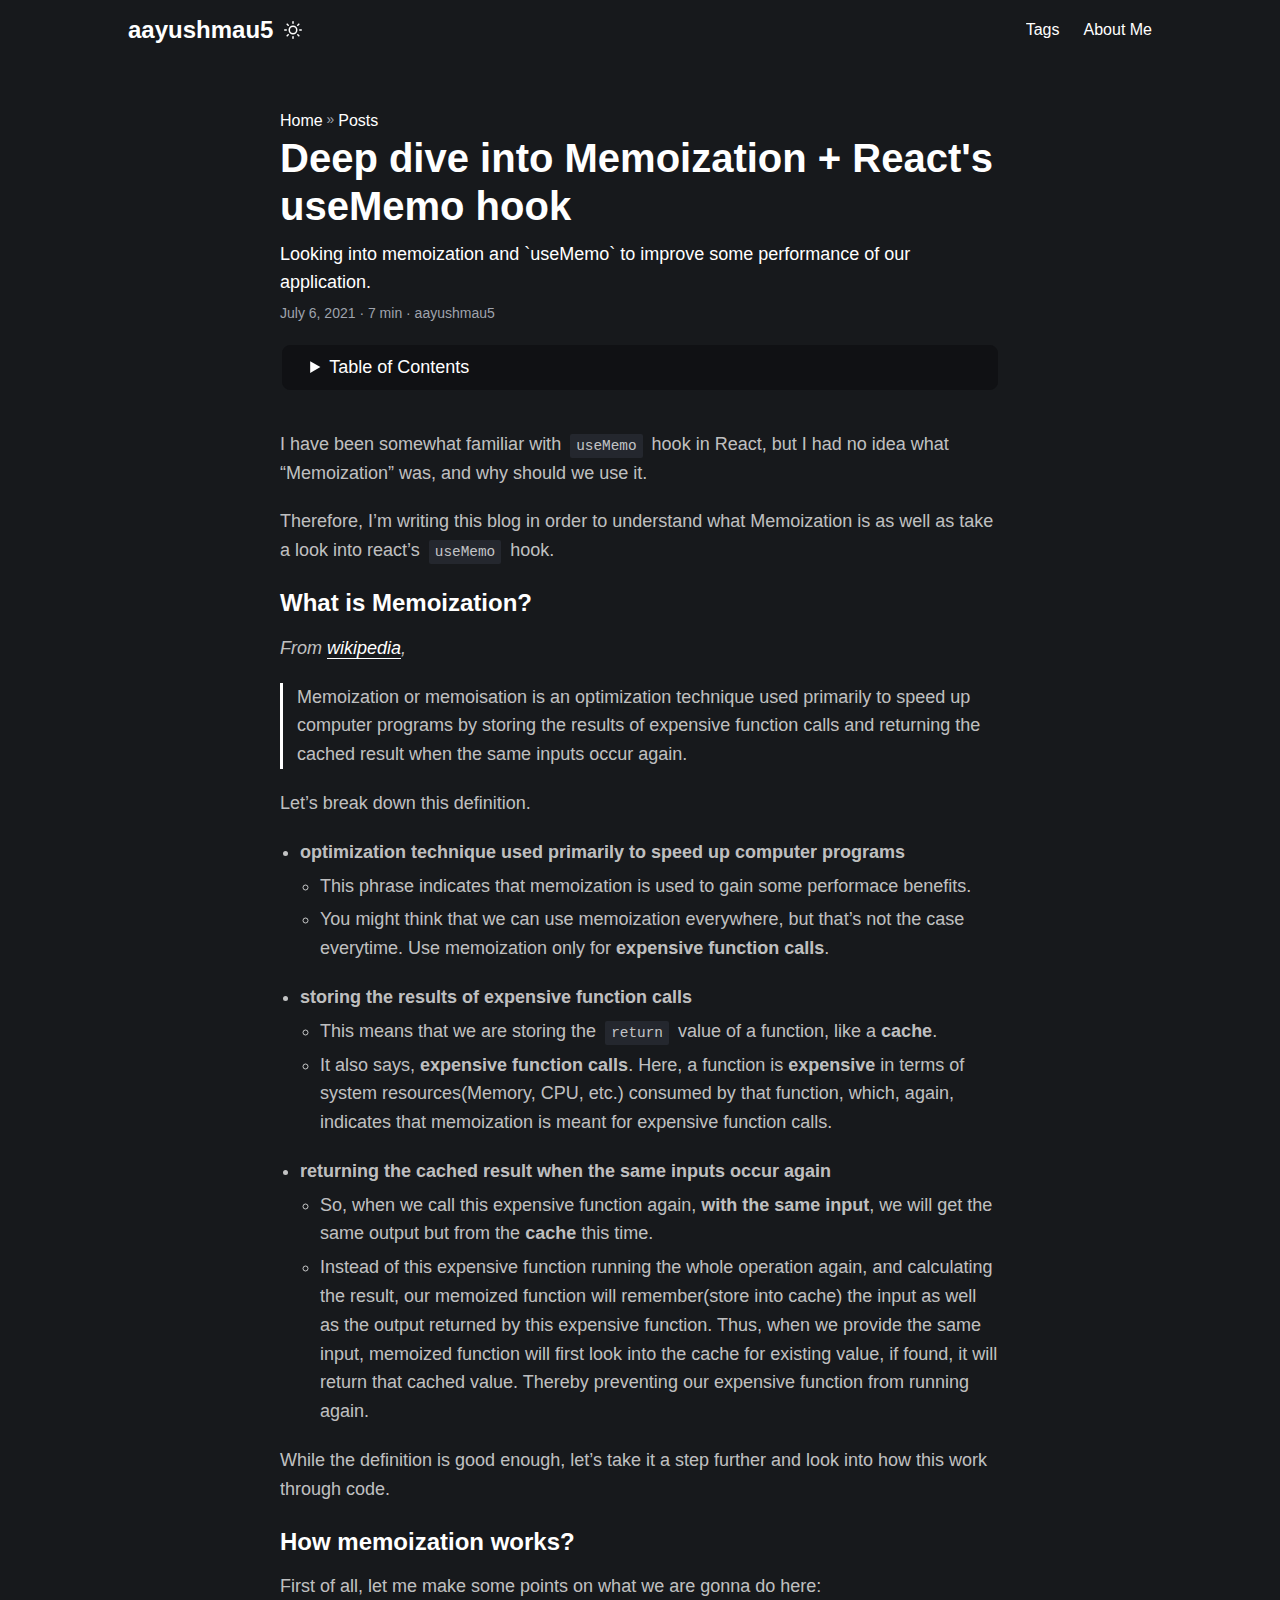
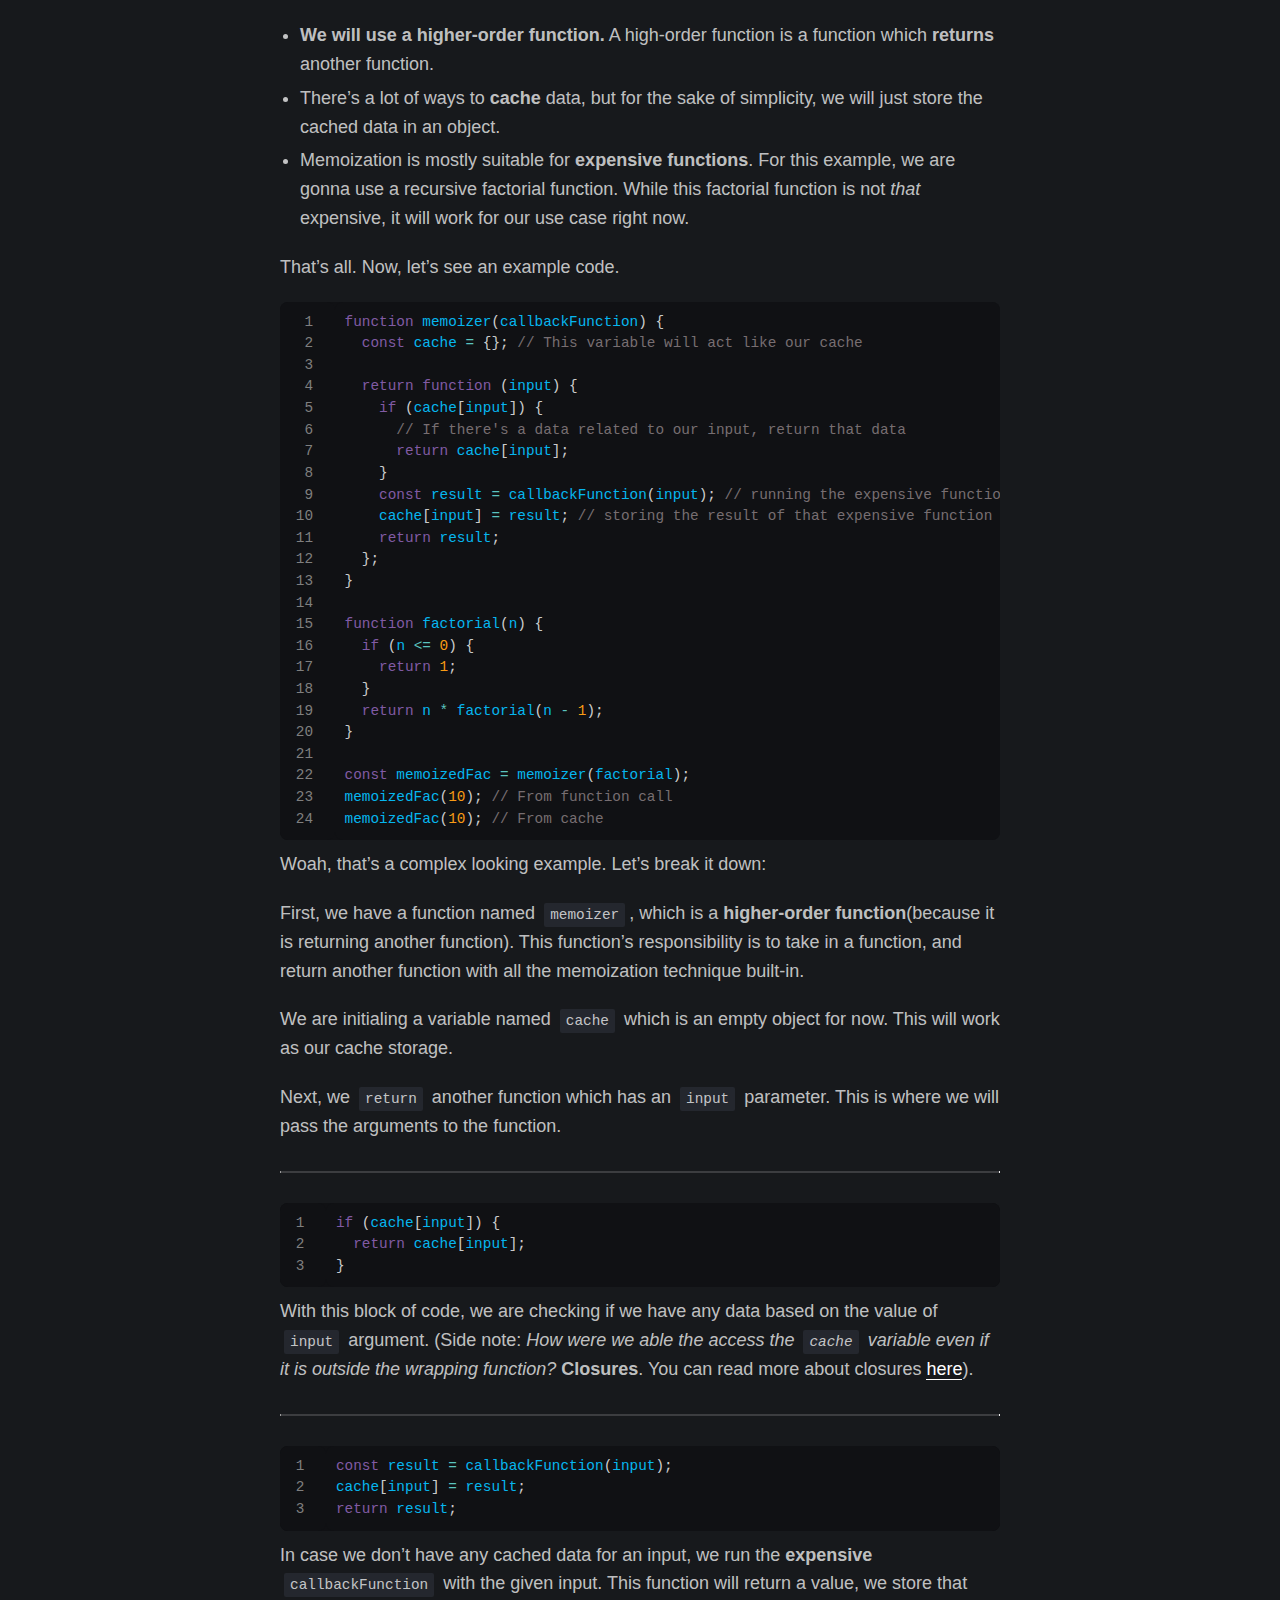
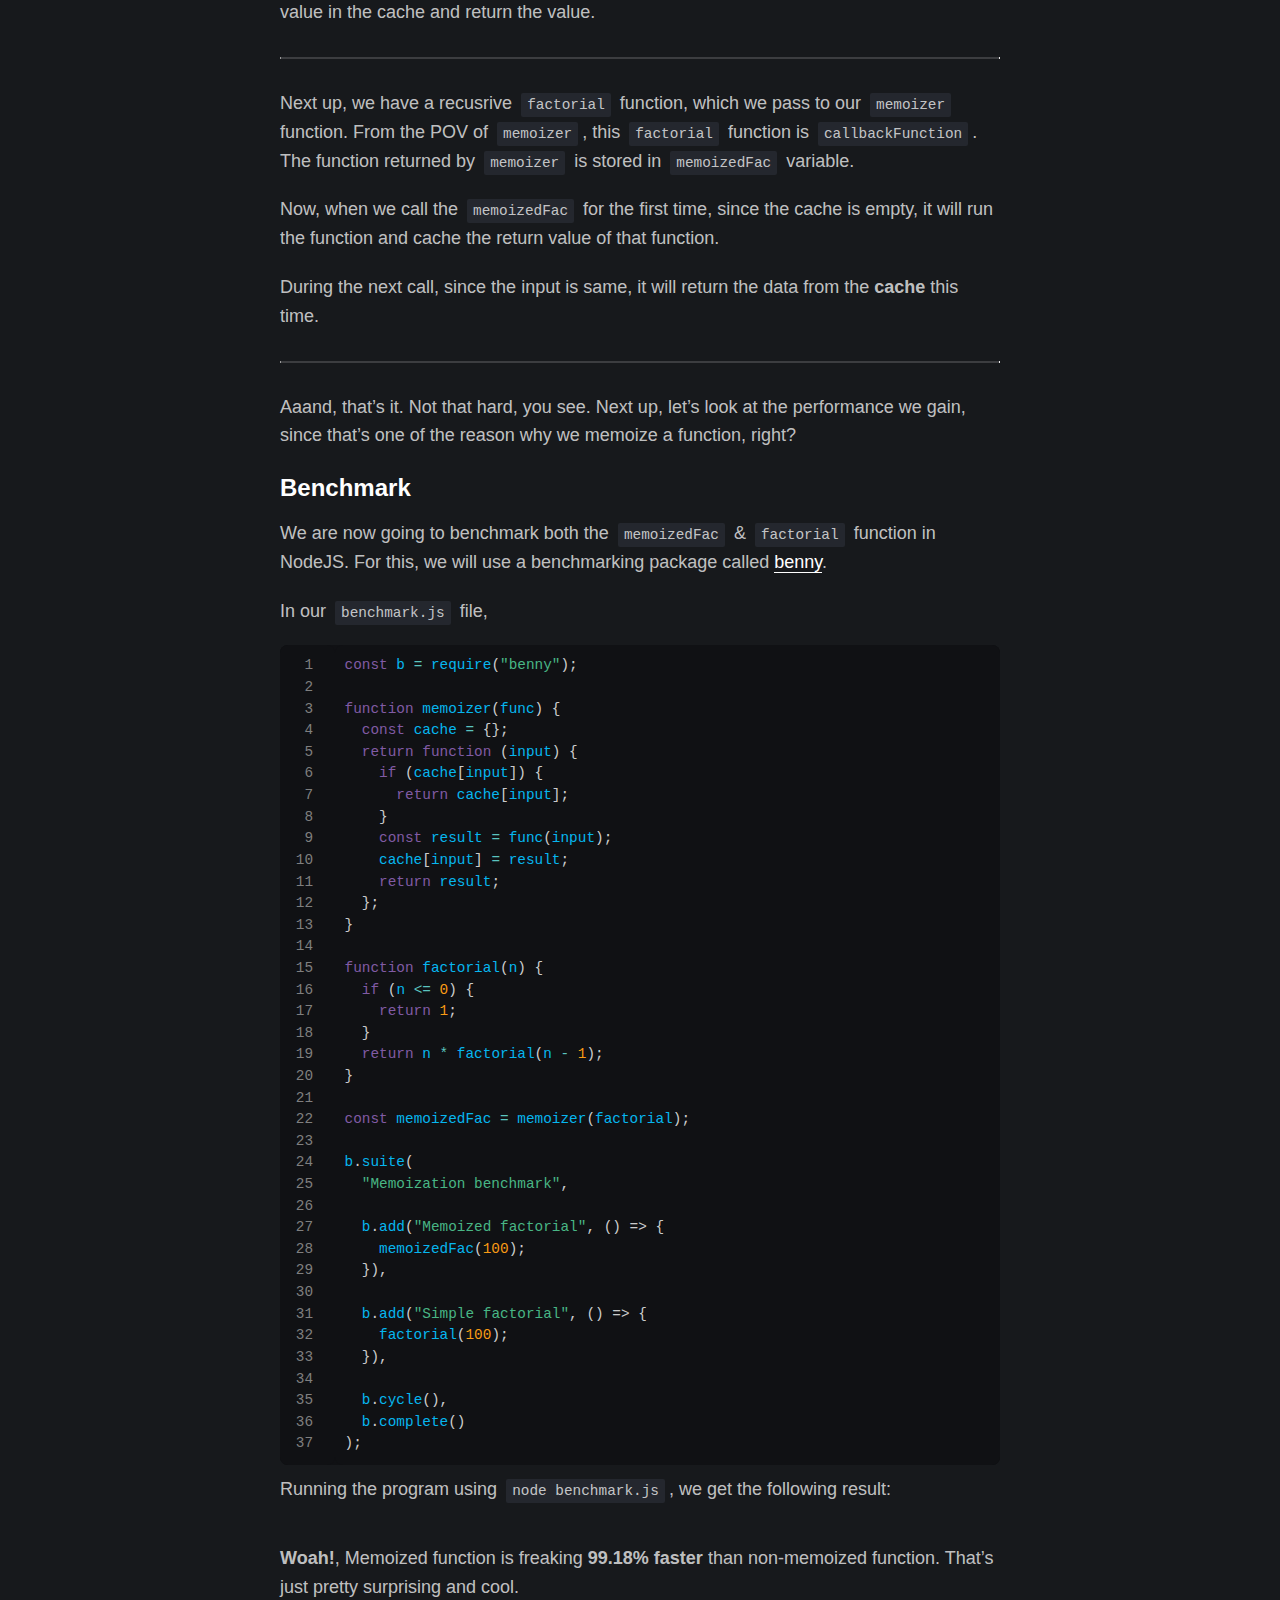
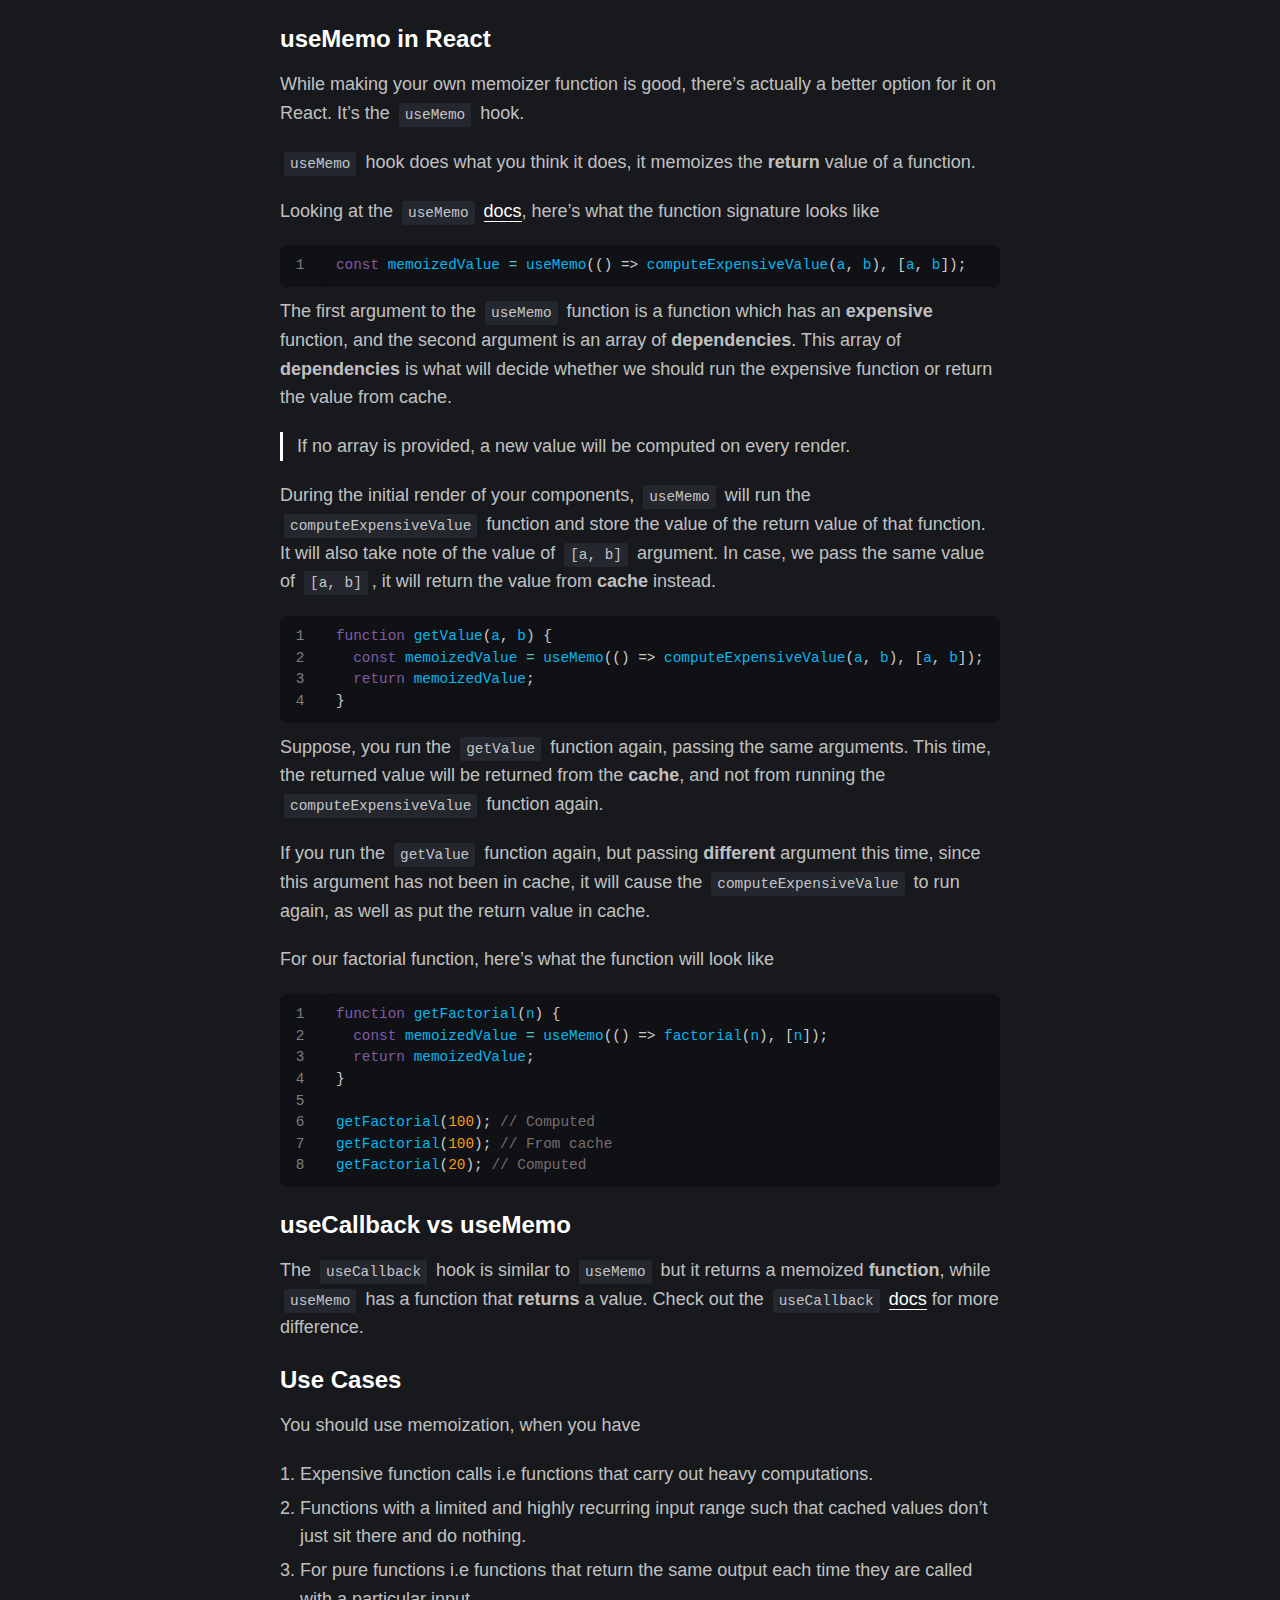
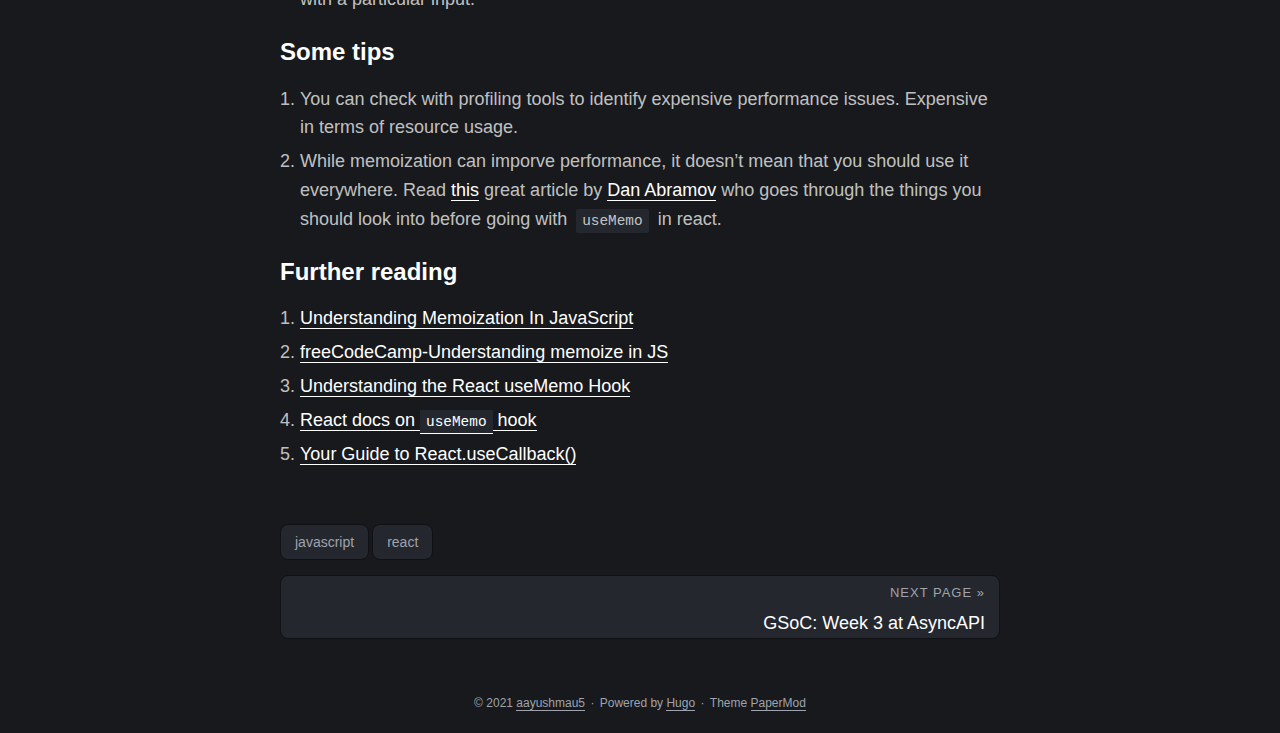
<file: posts/memoization-use-memo/index.html>
<!doctype html><html lang=en dir=auto><head><meta charset=utf-8><meta http-equiv=x-ua-compatible content="IE=edge"><meta name=viewport content="width=device-width,initial-scale=1,shrink-to-fit=no"><meta name=robots content="index, follow"><title>Deep dive into Memoization + React's useMemo hook | aayushmau5</title><meta name=keywords content="javascript,react"><meta name=description content="Looking into memoization and `useMemo` to improve some performance of our application."><meta name=author content="aayushmau5"><link rel=canonical href=http://aayushmau5.github.io/posts/memoization-use-memo/><link crossorigin=anonymous href=/assets/css/stylesheet.min.171a9fe3afcb8121142bba0bd75a0c80df9f60187fa81f28fa8acef347a12de9.css integrity="sha256-Fxqf46/LgSEUK7oL11oMgN+fYBh/qB8o+orO80ehLek=" rel="preload stylesheet" as=style><link rel=icon href=http://aayushmau5.github.io/favicon.ico><link rel=icon type=image/png sizes=16x16 href=http://aayushmau5.github.io/favicon-16x16.png><link rel=icon type=image/png sizes=32x32 href=http://aayushmau5.github.io/favicon-32x32.png><link rel=apple-touch-icon href=http://aayushmau5.github.io/apple-touch-icon.png><link rel=mask-icon href=http://aayushmau5.github.io/safari-pinned-tab.svg><meta name=theme-color content="#2e2e33"><meta name=msapplication-TileColor content="#2e2e33"><meta name=generator content="Hugo 0.85.0"><meta property="og:title" content="Deep dive into Memoization + React's useMemo hook"><meta property="og:description" content="Looking into memoization and `useMemo` to improve some performance of our application."><meta property="og:type" content="article"><meta property="og:url" content="http://aayushmau5.github.io/posts/memoization-use-memo/"><meta property="og:image" content="https://avatars.githubusercontent.com/u/54525741?v=4"><meta property="article:section" content="posts"><meta property="article:published_time" content="2021-07-06T09:35:47+05:30"><meta property="article:modified_time" content="2021-07-06T09:35:47+05:30"><meta name=twitter:card content="summary_large_image"><meta name=twitter:image content="https://avatars.githubusercontent.com/u/54525741?v=4"><meta name=twitter:title content="Deep dive into Memoization + React's useMemo hook"><meta name=twitter:description content="Looking into memoization and `useMemo` to improve some performance of our application."><script type=application/ld+json>{"@context":"https://schema.org","@type":"BreadcrumbList","itemListElement":[{"@type":"ListItem","position":1,"name":"Posts","item":"http://aayushmau5.github.io/posts/"},{"@type":"ListItem","position":2,"name":"Deep dive into Memoization + React's useMemo hook","item":"http://aayushmau5.github.io/posts/memoization-use-memo/"}]}</script><script type=application/ld+json>{"@context":"https://schema.org","@type":"BlogPosting","headline":"Deep dive into Memoization + React's useMemo hook","name":"Deep dive into Memoization \u002b React\u0027s useMemo hook","description":"Looking into memoization and `useMemo` to improve some performance of our application.","keywords":["javascript","react"],"articleBody":"I have been somewhat familiar with useMemo hook in React, but I had no idea what “Memoization” was, and why should we use it.\nTherefore, I’m writing this blog in order to understand what Memoization is as well as take a look into react’s useMemo hook.\nWhat is Memoization? From wikipedia,\n Memoization or memoisation is an optimization technique used primarily to speed up computer programs by storing the results of expensive function calls and returning the cached result when the same inputs occur again.\n Let’s break down this definition.\n  optimization technique used primarily to speed up computer programs\n This phrase indicates that memoization is used to gain some performace benefits. You might think that we can use memoization everywhere, but that’s not the case everytime. Use memoization only for expensive function calls.    storing the results of expensive function calls\n  This means that we are storing the return value of a function, like a cache.\n  It also says, expensive function calls. Here, a function is expensive in terms of system resources(Memory, CPU, etc.) consumed by that function, which, again, indicates that memoization is meant for expensive function calls.\n    returning the cached result when the same inputs occur again\n So, when we call this expensive function again, with the same input, we will get the same output but from the cache this time. Instead of this expensive function running the whole operation again, and calculating the result, our memoized function will remember(store into cache) the input as well as the output returned by this expensive function. Thus, when we provide the same input, memoized function will first look into the cache for existing value, if found, it will return that cached value. Thereby preventing our expensive function from running again.    While the definition is good enough, let’s take it a step further and look into how this work through code.\nHow memoization works? First of all, let me make some points on what we are gonna do here:\n We will use a higher-order function. A high-order function is a function which returns another function. There’s a lot of ways to cache data, but for the sake of simplicity, we will just store the cached data in an object. Memoization is mostly suitable for expensive functions. For this example, we are gonna use a recursive factorial function. While this factorial function is not that expensive, it will work for our use case right now.  That’s all. Now, let’s see an example code.\n1 2 3 4 5 6 7 8 9 10 11 12 13 14 15 16 17 18 19 20 21 22 23 24  function memoizer(callbackFunction) { const cache = {}; // This variable will act like our cache  return function (input) { if (cache[input]) { // If there's a data related to our input, return that data  return cache[input]; } const result = callbackFunction(input); // running the expensive function  cache[input] = result; // storing the result of that expensive function  return result; }; } function factorial(n) { if (n  0) { return 1; } return n * factorial(n - 1); } const memoizedFac = memoizer(factorial); memoizedFac(10); // From function call memoizedFac(10); // From cache   Woah, that’s a complex looking example. Let’s break it down:\nFirst, we have a function named memoizer, which is a higher-order function(because it is returning another function). This function’s responsibility is to take in a function, and return another function with all the memoization technique built-in.\nWe are initialing a variable named cache which is an empty object for now. This will work as our cache storage.\nNext, we return another function which has an input parameter. This is where we will pass the arguments to the function.\n 1 2 3  if (cache[input]) { return cache[input]; }   With this block of code, we are checking if we have any data based on the value of input argument. (Side note: How were we able the access the cache variable even if it is outside the wrapping function? Closures. You can read more about closures here).\n 1 2 3  const result = callbackFunction(input); cache[input] = result; return result;   In case we don’t have any cached data for an input, we run the expensive callbackFunction with the given input. This function will return a value, we store that value in the cache and return the value.\n Next up, we have a recusrive factorial function, which we pass to our memoizer function. From the POV of memoizer, this factorial function is callbackFunction. The function returned by memoizer is stored in memoizedFac variable.\nNow, when we call the memoizedFac for the first time, since the cache is empty, it will run the function and cache the return value of that function.\nDuring the next call, since the input is same, it will return the data from the cache this time.\n Aaand, that’s it. Not that hard, you see. Next up, let’s look at the performance we gain, since that’s one of the reason why we memoize a function, right?\nBenchmark We are now going to benchmark both the memoizedFac \u0026 factorial function in NodeJS. For this, we will use a benchmarking package called benny.\nIn our benchmark.js file,\n1 2 3 4 5 6 7 8 9 10 11 12 13 14 15 16 17 18 19 20 21 22 23 24 25 26 27 28 29 30 31 32 33 34 35 36 37  const b = require(\"benny\"); function memoizer(func) { const cache = {}; return function (input) { if (cache[input]) { return cache[input]; } const result = func(input); cache[input] = result; return result; }; } function factorial(n) { if (n  0) { return 1; } return n * factorial(n - 1); } const memoizedFac = memoizer(factorial); b.suite( \"Memoization benchmark\", b.add(\"Memoized factorial\", () = { memoizedFac(100); }), b.add(\"Simple factorial\", () = { factorial(100); }), b.cycle(), b.complete() );   Running the program using node benchmark.js, we get the following result:\nWoah!, Memoized function is freaking 99.18% faster than non-memoized function. That’s just pretty surprising and cool.\nuseMemo in React While making your own memoizer function is good, there’s actually a better option for it on React. It’s the useMemo hook.\nuseMemo hook does what you think it does, it memoizes the return value of a function.\nLooking at the useMemo docs, here’s what the function signature looks like\n1  const memoizedValue = useMemo(() = computeExpensiveValue(a, b), [a, b]);   The first argument to the useMemo function is a function which has an expensive function, and the second argument is an array of dependencies. This array of dependencies is what will decide whether we should run the expensive function or return the value from cache.\n If no array is provided, a new value will be computed on every render.\n During the initial render of your components, useMemo will run the computeExpensiveValue function and store the value of the return value of that function. It will also take note of the value of [a, b] argument. In case, we pass the same value of [a, b], it will return the value from cache instead.\n1 2 3 4  function getValue(a, b) { const memoizedValue = useMemo(() = computeExpensiveValue(a, b), [a, b]); return memoizedValue; }   Suppose, you run the getValue function again, passing the same arguments. This time, the returned value will be returned from the cache, and not from running the computeExpensiveValue function again.\nIf you run the getValue function again, but passing different argument this time, since this argument has not been in cache, it will cause the computeExpensiveValue to run again, as well as put the return value in cache.\nFor our factorial function, here’s what the function will look like\n1 2 3 4 5 6 7 8  function getFactorial(n) { const memoizedValue = useMemo(() = factorial(n), [n]); return memoizedValue; } getFactorial(100); // Computed getFactorial(100); // From cache getFactorial(20); // Computed   useCallback vs useMemo The useCallback hook is similar to useMemo but it returns a memoized function, while useMemo has a function that returns a value. Check out the useCallback docs for more difference.\nUse Cases You should use memoization, when you have\n Expensive function calls i.e functions that carry out heavy computations. Functions with a limited and highly recurring input range such that cached values don’t just sit there and do nothing. For pure functions i.e functions that return the same output each time they are called with a particular input.  Some tips  You can check with profiling tools to identify expensive performance issues. Expensive in terms of resource usage. While memoization can imporve performance, it doesn’t mean that you should use it everywhere. Read this great article by Dan Abramov who goes through the things you should look into before going with useMemo in react.  Further reading  Understanding Memoization In JavaScript freeCodeCamp-Understanding memoize in JS Understanding the React useMemo Hook React docs on useMemo hook Your Guide to React.useCallback()  ","wordCount":"1471","inLanguage":"en","datePublished":"2021-07-06T09:35:47+05:30","dateModified":"2021-07-06T09:35:47+05:30","author":{"@type":"Person","name":"aayushmau5"},"mainEntityOfPage":{"@type":"WebPage","@id":"http://aayushmau5.github.io/posts/memoization-use-memo/"},"publisher":{"@type":"Organization","name":"aayushmau5","logo":{"@type":"ImageObject","url":"http://aayushmau5.github.io/favicon.ico"}}}</script></head><body class=dark id=top><script>localStorage.getItem("pref-theme")==="light"&&document.body.classList.remove('dark')</script><noscript><style type=text/css>#theme-toggle,.top-link{display:none}</style></noscript><header class=header><nav class=nav><div class=logo><a href=http://aayushmau5.github.io/ accesskey=h title="aayushmau5 (Alt + H)">aayushmau5</a>
<span class=logo-switches><button id=theme-toggle accesskey=t title="(Alt + T)"><svg id="moon" xmlns="http://www.w3.org/2000/svg" width="24" height="24" viewBox="0 0 24 24" fill="none" stroke="currentcolor" stroke-width="2" stroke-linecap="round" stroke-linejoin="round"><path d="M21 12.79A9 9 0 1111.21 3 7 7 0 0021 12.79z"/></svg><svg id="sun" xmlns="http://www.w3.org/2000/svg" width="24" height="24" viewBox="0 0 24 24" fill="none" stroke="currentcolor" stroke-width="2" stroke-linecap="round" stroke-linejoin="round"><circle cx="12" cy="12" r="5"/><line x1="12" y1="1" x2="12" y2="3"/><line x1="12" y1="21" x2="12" y2="23"/><line x1="4.22" y1="4.22" x2="5.64" y2="5.64"/><line x1="18.36" y1="18.36" x2="19.78" y2="19.78"/><line x1="1" y1="12" x2="3" y2="12"/><line x1="21" y1="12" x2="23" y2="12"/><line x1="4.22" y1="19.78" x2="5.64" y2="18.36"/><line x1="18.36" y1="5.64" x2="19.78" y2="4.22"/></svg></button></span></div><ul id=menu onscroll=menu_on_scroll()><li><a href=http://aayushmau5.github.io/tags/ title=Tags><span>Tags</span></a></li><li><a href=http://aayushmau5.github.io/about/ title="About Me"><span>About Me</span></a></li></ul></nav></header><main class=main><article class=post-single><header class=post-header><div class=breadcrumbs><a href=http://aayushmau5.github.io/>Home</a>&nbsp;»&nbsp;<a href=http://aayushmau5.github.io/posts/>Posts</a></div><h1 class=post-title>Deep dive into Memoization + React's useMemo hook</h1><div class=post-description>Looking into memoization and `useMemo` to improve some performance of our application.</div><div class=post-meta>July 6, 2021&nbsp;·&nbsp;7 min&nbsp;·&nbsp;aayushmau5</div></header><div class=toc><details><summary accesskey=c title="(Alt + C)"><div class=details>Table of Contents</div></summary><div class=inner><ul><li><a href=#what-is-memoization aria-label="What is Memoization?">What is Memoization?</a></li><li><a href=#how-memoization-works aria-label="How memoization works?">How memoization works?</a></li><li><a href=#benchmark aria-label=Benchmark>Benchmark</a></li><li><a href=#usememo-in-react aria-label="useMemo in React">useMemo in React</a></li><li><a href=#usecallback-vs-usememo aria-label="useCallback vs useMemo">useCallback vs useMemo</a></li><li><a href=#use-cases aria-label="Use Cases">Use Cases</a></li><li><a href=#some-tips aria-label="Some tips">Some tips</a></li><li><a href=#further-reading aria-label="Further reading">Further reading</a></li></ul></div></details></div><div class=post-content><p>I have been somewhat familiar with <code>useMemo</code> hook in React, but I had no idea what &ldquo;Memoization&rdquo; was, and why should we use it.</p><p>Therefore, I&rsquo;m writing this blog in order to understand what Memoization is as well as take a look into react&rsquo;s <code>useMemo</code> hook.</p><h3 id=what-is-memoization>What is Memoization?<a hidden class=anchor aria-hidden=true href=#what-is-memoization>#</a></h3><p><em>From <a href=https://en.wikipedia.org/wiki/Memoization>wikipedia</a>,</em></p><blockquote><p>Memoization or memoisation is an optimization technique used primarily to speed up computer programs by storing the results of expensive function calls and returning the cached result when the same inputs occur again.</p></blockquote><p>Let&rsquo;s break down this definition.</p><ul><li><p><strong>optimization technique used primarily to speed up computer programs</strong></p><ul><li>This phrase indicates that memoization is used to gain some performace benefits.</li><li>You might think that we can use memoization everywhere, but that&rsquo;s not the case everytime. Use memoization only for <strong>expensive function calls</strong>.</li></ul></li><li><p><strong>storing the results of expensive function calls</strong></p><ul><li><p>This means that we are storing the <code>return</code> value of a function, like a <strong>cache</strong>.</p></li><li><p>It also says, <strong>expensive function calls</strong>. Here, a function is <strong>expensive</strong> in terms of system resources(Memory, CPU, etc.) consumed by that function, which, again, indicates that memoization is meant for expensive function calls.</p></li></ul></li><li><p><strong>returning the cached result when the same inputs occur again</strong></p><ul><li>So, when we call this expensive function again, <strong>with the same input</strong>, we will get the same output but from the <strong>cache</strong> this time.</li><li>Instead of this expensive function running the whole operation again, and calculating the result, our memoized function will remember(store into cache) the input as well as the output returned by this expensive function. Thus, when we provide the same input, memoized function will first look into the cache for existing value, if found, it will return that cached value. Thereby preventing our expensive function from running again.</li></ul></li></ul><p>While the definition is good enough, let&rsquo;s take it a step further and look into how this work through code.</p><h3 id=how-memoization-works>How memoization works?<a hidden class=anchor aria-hidden=true href=#how-memoization-works>#</a></h3><p>First of all, let me make some points on what we are gonna do here:</p><ul><li><strong>We will use a higher-order function.</strong> A high-order function is a function which <strong>returns</strong> another function.</li><li>There&rsquo;s a lot of ways to <strong>cache</strong> data, but for the sake of simplicity, we will just store the cached data in an object.</li><li>Memoization is mostly suitable for <strong>expensive functions</strong>. For this example, we are gonna use a recursive factorial function. While this factorial function is not <em>that</em> expensive, it will work for our use case right now.</li></ul><p>That&rsquo;s all. Now, let&rsquo;s see an example code.</p><div class=highlight><div style=color:#e7e9db;background-color:#2f1e2e;-moz-tab-size:4;-o-tab-size:4;tab-size:4><table style=border-spacing:0;padding:0;margin:0;border:0;width:auto;overflow:auto;display:block><tr><td style=vertical-align:top;padding:0;margin:0;border:0><pre style=color:#e7e9db;background-color:#2f1e2e;-moz-tab-size:4;-o-tab-size:4;tab-size:4><code><span style="margin-right:.4em;padding:0 .4em;color:#7f7f7f"> 1
</span><span style="margin-right:.4em;padding:0 .4em;color:#7f7f7f"> 2
</span><span style="margin-right:.4em;padding:0 .4em;color:#7f7f7f"> 3
</span><span style="margin-right:.4em;padding:0 .4em;color:#7f7f7f"> 4
</span><span style="margin-right:.4em;padding:0 .4em;color:#7f7f7f"> 5
</span><span style="margin-right:.4em;padding:0 .4em;color:#7f7f7f"> 6
</span><span style="margin-right:.4em;padding:0 .4em;color:#7f7f7f"> 7
</span><span style="margin-right:.4em;padding:0 .4em;color:#7f7f7f"> 8
</span><span style="margin-right:.4em;padding:0 .4em;color:#7f7f7f"> 9
</span><span style="margin-right:.4em;padding:0 .4em;color:#7f7f7f">10
</span><span style="margin-right:.4em;padding:0 .4em;color:#7f7f7f">11
</span><span style="margin-right:.4em;padding:0 .4em;color:#7f7f7f">12
</span><span style="margin-right:.4em;padding:0 .4em;color:#7f7f7f">13
</span><span style="margin-right:.4em;padding:0 .4em;color:#7f7f7f">14
</span><span style="margin-right:.4em;padding:0 .4em;color:#7f7f7f">15
</span><span style="margin-right:.4em;padding:0 .4em;color:#7f7f7f">16
</span><span style="margin-right:.4em;padding:0 .4em;color:#7f7f7f">17
</span><span style="margin-right:.4em;padding:0 .4em;color:#7f7f7f">18
</span><span style="margin-right:.4em;padding:0 .4em;color:#7f7f7f">19
</span><span style="margin-right:.4em;padding:0 .4em;color:#7f7f7f">20
</span><span style="margin-right:.4em;padding:0 .4em;color:#7f7f7f">21
</span><span style="margin-right:.4em;padding:0 .4em;color:#7f7f7f">22
</span><span style="margin-right:.4em;padding:0 .4em;color:#7f7f7f">23
</span><span style="margin-right:.4em;padding:0 .4em;color:#7f7f7f">24
</span></code></pre></td><td style=vertical-align:top;padding:0;margin:0;border:0;width:100%><pre style=color:#e7e9db;background-color:#2f1e2e;-moz-tab-size:4;-o-tab-size:4;tab-size:4><code class=language-js data-lang=js><span style=color:#815ba4>function</span> <span style=color:#06b6ef>memoizer</span>(<span style=color:#06b6ef>callbackFunction</span>) {
  <span style=color:#815ba4>const</span> <span style=color:#06b6ef>cache</span> <span style=color:#5bc4bf>=</span> {}; <span style=color:#776e71>// This variable will act like our cache
</span><span style=color:#776e71></span>
  <span style=color:#815ba4>return</span> <span style=color:#815ba4>function</span> (<span style=color:#06b6ef>input</span>) {
    <span style=color:#815ba4>if</span> (<span style=color:#06b6ef>cache</span>[<span style=color:#06b6ef>input</span>]) {
      <span style=color:#776e71>// If there&#39;s a data related to our input, return that data
</span><span style=color:#776e71></span>      <span style=color:#815ba4>return</span> <span style=color:#06b6ef>cache</span>[<span style=color:#06b6ef>input</span>];
    }
    <span style=color:#815ba4>const</span> <span style=color:#06b6ef>result</span> <span style=color:#5bc4bf>=</span> <span style=color:#06b6ef>callbackFunction</span>(<span style=color:#06b6ef>input</span>); <span style=color:#776e71>// running the expensive function
</span><span style=color:#776e71></span>    <span style=color:#06b6ef>cache</span>[<span style=color:#06b6ef>input</span>] <span style=color:#5bc4bf>=</span> <span style=color:#06b6ef>result</span>; <span style=color:#776e71>// storing the result of that expensive function
</span><span style=color:#776e71></span>    <span style=color:#815ba4>return</span> <span style=color:#06b6ef>result</span>;
  };
}

<span style=color:#815ba4>function</span> <span style=color:#06b6ef>factorial</span>(<span style=color:#06b6ef>n</span>) {
  <span style=color:#815ba4>if</span> (<span style=color:#06b6ef>n</span> <span style=color:#5bc4bf>&lt;=</span> <span style=color:#f99b15>0</span>) {
    <span style=color:#815ba4>return</span> <span style=color:#f99b15>1</span>;
  }
  <span style=color:#815ba4>return</span> <span style=color:#06b6ef>n</span> <span style=color:#5bc4bf>*</span> <span style=color:#06b6ef>factorial</span>(<span style=color:#06b6ef>n</span> <span style=color:#5bc4bf>-</span> <span style=color:#f99b15>1</span>);
}

<span style=color:#815ba4>const</span> <span style=color:#06b6ef>memoizedFac</span> <span style=color:#5bc4bf>=</span> <span style=color:#06b6ef>memoizer</span>(<span style=color:#06b6ef>factorial</span>);
<span style=color:#06b6ef>memoizedFac</span>(<span style=color:#f99b15>10</span>); <span style=color:#776e71>// From function call
</span><span style=color:#776e71></span><span style=color:#06b6ef>memoizedFac</span>(<span style=color:#f99b15>10</span>); <span style=color:#776e71>// From cache
</span></code></pre></td></tr></table></div></div><p>Woah, that&rsquo;s a complex looking example. Let&rsquo;s break it down:</p><p>First, we have a function named <code>memoizer</code>, which is a <strong>higher-order function</strong>(because it is returning another function). This function&rsquo;s responsibility is to take in a function, and return another function with all the memoization technique built-in.</p><p>We are initialing a variable named <code>cache</code> which is an empty object for now. This will work as our cache storage.</p><p>Next, we <code>return</code> another function which has an <code>input</code> parameter. This is where we will pass the arguments to the function.</p><hr><div class=highlight><div style=color:#e7e9db;background-color:#2f1e2e;-moz-tab-size:4;-o-tab-size:4;tab-size:4><table style=border-spacing:0;padding:0;margin:0;border:0;width:auto;overflow:auto;display:block><tr><td style=vertical-align:top;padding:0;margin:0;border:0><pre style=color:#e7e9db;background-color:#2f1e2e;-moz-tab-size:4;-o-tab-size:4;tab-size:4><code><span style="margin-right:.4em;padding:0 .4em;color:#7f7f7f">1
</span><span style="margin-right:.4em;padding:0 .4em;color:#7f7f7f">2
</span><span style="margin-right:.4em;padding:0 .4em;color:#7f7f7f">3
</span></code></pre></td><td style=vertical-align:top;padding:0;margin:0;border:0;width:100%><pre style=color:#e7e9db;background-color:#2f1e2e;-moz-tab-size:4;-o-tab-size:4;tab-size:4><code class=language-js data-lang=js><span style=color:#815ba4>if</span> (<span style=color:#06b6ef>cache</span>[<span style=color:#06b6ef>input</span>]) {
  <span style=color:#815ba4>return</span> <span style=color:#06b6ef>cache</span>[<span style=color:#06b6ef>input</span>];
}
</code></pre></td></tr></table></div></div><p>With this block of code, we are checking if we have any data based on the value of <code>input</code> argument. (Side note: <em>How were we able the access the <code>cache</code> variable even if it is outside the wrapping function?</em> <strong>Closures</strong>. You can read more about closures <a href=https://developer.mozilla.org/en-US/docs/Web/JavaScript/Closures>here</a>).</p><hr><div class=highlight><div style=color:#e7e9db;background-color:#2f1e2e;-moz-tab-size:4;-o-tab-size:4;tab-size:4><table style=border-spacing:0;padding:0;margin:0;border:0;width:auto;overflow:auto;display:block><tr><td style=vertical-align:top;padding:0;margin:0;border:0><pre style=color:#e7e9db;background-color:#2f1e2e;-moz-tab-size:4;-o-tab-size:4;tab-size:4><code><span style="margin-right:.4em;padding:0 .4em;color:#7f7f7f">1
</span><span style="margin-right:.4em;padding:0 .4em;color:#7f7f7f">2
</span><span style="margin-right:.4em;padding:0 .4em;color:#7f7f7f">3
</span></code></pre></td><td style=vertical-align:top;padding:0;margin:0;border:0;width:100%><pre style=color:#e7e9db;background-color:#2f1e2e;-moz-tab-size:4;-o-tab-size:4;tab-size:4><code class=language-js data-lang=js><span style=color:#815ba4>const</span> <span style=color:#06b6ef>result</span> <span style=color:#5bc4bf>=</span> <span style=color:#06b6ef>callbackFunction</span>(<span style=color:#06b6ef>input</span>);
<span style=color:#06b6ef>cache</span>[<span style=color:#06b6ef>input</span>] <span style=color:#5bc4bf>=</span> <span style=color:#06b6ef>result</span>;
<span style=color:#815ba4>return</span> <span style=color:#06b6ef>result</span>;
</code></pre></td></tr></table></div></div><p>In case we don&rsquo;t have any cached data for an input, we run the <strong>expensive</strong> <code>callbackFunction</code> with the given input. This function will return a value, we store that value in the cache and return the value.</p><hr><p>Next up, we have a recusrive <code>factorial</code> function, which we pass to our <code>memoizer</code> function. From the POV of <code>memoizer</code>, this <code>factorial</code> function is <code>callbackFunction</code>. The function returned by <code>memoizer</code> is stored in <code>memoizedFac</code> variable.</p><p>Now, when we call the <code>memoizedFac</code> for the first time, since the cache is empty, it will run the function and cache the return value of that function.</p><p>During the next call, since the input is same, it will return the data from the <strong>cache</strong> this time.</p><hr><p>Aaand, that&rsquo;s it. Not that hard, you see. Next up, let&rsquo;s look at the performance we gain, since that&rsquo;s one of the reason why we memoize a function, right?</p><h3 id=benchmark>Benchmark<a hidden class=anchor aria-hidden=true href=#benchmark>#</a></h3><p>We are now going to benchmark both the <code>memoizedFac</code> & <code>factorial</code> function in NodeJS. For this, we will use a benchmarking package called <a href=https://www.npmjs.com/package/benny>benny</a>.</p><p>In our <code>benchmark.js</code> file,</p><div class=highlight><div style=color:#e7e9db;background-color:#2f1e2e;-moz-tab-size:4;-o-tab-size:4;tab-size:4><table style=border-spacing:0;padding:0;margin:0;border:0;width:auto;overflow:auto;display:block><tr><td style=vertical-align:top;padding:0;margin:0;border:0><pre style=color:#e7e9db;background-color:#2f1e2e;-moz-tab-size:4;-o-tab-size:4;tab-size:4><code><span style="margin-right:.4em;padding:0 .4em;color:#7f7f7f"> 1
</span><span style="margin-right:.4em;padding:0 .4em;color:#7f7f7f"> 2
</span><span style="margin-right:.4em;padding:0 .4em;color:#7f7f7f"> 3
</span><span style="margin-right:.4em;padding:0 .4em;color:#7f7f7f"> 4
</span><span style="margin-right:.4em;padding:0 .4em;color:#7f7f7f"> 5
</span><span style="margin-right:.4em;padding:0 .4em;color:#7f7f7f"> 6
</span><span style="margin-right:.4em;padding:0 .4em;color:#7f7f7f"> 7
</span><span style="margin-right:.4em;padding:0 .4em;color:#7f7f7f"> 8
</span><span style="margin-right:.4em;padding:0 .4em;color:#7f7f7f"> 9
</span><span style="margin-right:.4em;padding:0 .4em;color:#7f7f7f">10
</span><span style="margin-right:.4em;padding:0 .4em;color:#7f7f7f">11
</span><span style="margin-right:.4em;padding:0 .4em;color:#7f7f7f">12
</span><span style="margin-right:.4em;padding:0 .4em;color:#7f7f7f">13
</span><span style="margin-right:.4em;padding:0 .4em;color:#7f7f7f">14
</span><span style="margin-right:.4em;padding:0 .4em;color:#7f7f7f">15
</span><span style="margin-right:.4em;padding:0 .4em;color:#7f7f7f">16
</span><span style="margin-right:.4em;padding:0 .4em;color:#7f7f7f">17
</span><span style="margin-right:.4em;padding:0 .4em;color:#7f7f7f">18
</span><span style="margin-right:.4em;padding:0 .4em;color:#7f7f7f">19
</span><span style="margin-right:.4em;padding:0 .4em;color:#7f7f7f">20
</span><span style="margin-right:.4em;padding:0 .4em;color:#7f7f7f">21
</span><span style="margin-right:.4em;padding:0 .4em;color:#7f7f7f">22
</span><span style="margin-right:.4em;padding:0 .4em;color:#7f7f7f">23
</span><span style="margin-right:.4em;padding:0 .4em;color:#7f7f7f">24
</span><span style="margin-right:.4em;padding:0 .4em;color:#7f7f7f">25
</span><span style="margin-right:.4em;padding:0 .4em;color:#7f7f7f">26
</span><span style="margin-right:.4em;padding:0 .4em;color:#7f7f7f">27
</span><span style="margin-right:.4em;padding:0 .4em;color:#7f7f7f">28
</span><span style="margin-right:.4em;padding:0 .4em;color:#7f7f7f">29
</span><span style="margin-right:.4em;padding:0 .4em;color:#7f7f7f">30
</span><span style="margin-right:.4em;padding:0 .4em;color:#7f7f7f">31
</span><span style="margin-right:.4em;padding:0 .4em;color:#7f7f7f">32
</span><span style="margin-right:.4em;padding:0 .4em;color:#7f7f7f">33
</span><span style="margin-right:.4em;padding:0 .4em;color:#7f7f7f">34
</span><span style="margin-right:.4em;padding:0 .4em;color:#7f7f7f">35
</span><span style="margin-right:.4em;padding:0 .4em;color:#7f7f7f">36
</span><span style="margin-right:.4em;padding:0 .4em;color:#7f7f7f">37
</span></code></pre></td><td style=vertical-align:top;padding:0;margin:0;border:0;width:100%><pre style=color:#e7e9db;background-color:#2f1e2e;-moz-tab-size:4;-o-tab-size:4;tab-size:4><code class=language-js data-lang=js><span style=color:#815ba4>const</span> <span style=color:#06b6ef>b</span> <span style=color:#5bc4bf>=</span> <span style=color:#06b6ef>require</span>(<span style=color:#48b685>&#34;benny&#34;</span>);

<span style=color:#815ba4>function</span> <span style=color:#06b6ef>memoizer</span>(<span style=color:#06b6ef>func</span>) {
  <span style=color:#815ba4>const</span> <span style=color:#06b6ef>cache</span> <span style=color:#5bc4bf>=</span> {};
  <span style=color:#815ba4>return</span> <span style=color:#815ba4>function</span> (<span style=color:#06b6ef>input</span>) {
    <span style=color:#815ba4>if</span> (<span style=color:#06b6ef>cache</span>[<span style=color:#06b6ef>input</span>]) {
      <span style=color:#815ba4>return</span> <span style=color:#06b6ef>cache</span>[<span style=color:#06b6ef>input</span>];
    }
    <span style=color:#815ba4>const</span> <span style=color:#06b6ef>result</span> <span style=color:#5bc4bf>=</span> <span style=color:#06b6ef>func</span>(<span style=color:#06b6ef>input</span>);
    <span style=color:#06b6ef>cache</span>[<span style=color:#06b6ef>input</span>] <span style=color:#5bc4bf>=</span> <span style=color:#06b6ef>result</span>;
    <span style=color:#815ba4>return</span> <span style=color:#06b6ef>result</span>;
  };
}

<span style=color:#815ba4>function</span> <span style=color:#06b6ef>factorial</span>(<span style=color:#06b6ef>n</span>) {
  <span style=color:#815ba4>if</span> (<span style=color:#06b6ef>n</span> <span style=color:#5bc4bf>&lt;=</span> <span style=color:#f99b15>0</span>) {
    <span style=color:#815ba4>return</span> <span style=color:#f99b15>1</span>;
  }
  <span style=color:#815ba4>return</span> <span style=color:#06b6ef>n</span> <span style=color:#5bc4bf>*</span> <span style=color:#06b6ef>factorial</span>(<span style=color:#06b6ef>n</span> <span style=color:#5bc4bf>-</span> <span style=color:#f99b15>1</span>);
}

<span style=color:#815ba4>const</span> <span style=color:#06b6ef>memoizedFac</span> <span style=color:#5bc4bf>=</span> <span style=color:#06b6ef>memoizer</span>(<span style=color:#06b6ef>factorial</span>);

<span style=color:#06b6ef>b</span>.<span style=color:#06b6ef>suite</span>(
  <span style=color:#48b685>&#34;Memoization benchmark&#34;</span>,

  <span style=color:#06b6ef>b</span>.<span style=color:#06b6ef>add</span>(<span style=color:#48b685>&#34;Memoized factorial&#34;</span>, () =&gt; {
    <span style=color:#06b6ef>memoizedFac</span>(<span style=color:#f99b15>100</span>);
  }),

  <span style=color:#06b6ef>b</span>.<span style=color:#06b6ef>add</span>(<span style=color:#48b685>&#34;Simple factorial&#34;</span>, () =&gt; {
    <span style=color:#06b6ef>factorial</span>(<span style=color:#f99b15>100</span>);
  }),

  <span style=color:#06b6ef>b</span>.<span style=color:#06b6ef>cycle</span>(),
  <span style=color:#06b6ef>b</span>.<span style=color:#06b6ef>complete</span>()
);
</code></pre></td></tr></table></div></div><p>Running the program using <code>node benchmark.js</code>, we get the following result:</p><p><img loading=lazy src=/memoization/benchmarks.png#center alt=benchmark></p><p><strong>Woah!</strong>, Memoized function is freaking <strong>99.18% faster</strong> than non-memoized function. That&rsquo;s just pretty surprising and cool.</p><h3 id=usememo-in-react>useMemo in React<a hidden class=anchor aria-hidden=true href=#usememo-in-react>#</a></h3><p>While making your own memoizer function is good, there&rsquo;s actually a better option for it on React. It&rsquo;s the <code>useMemo</code> hook.</p><p><code>useMemo</code> hook does what you think it does, it memoizes the <strong>return</strong> value of a function.</p><p>Looking at the <code>useMemo</code> <a href=https://reactjs.org/docs/hooks-reference.html#usememo>docs</a>, here&rsquo;s what the function signature looks like</p><div class=highlight><div style=color:#e7e9db;background-color:#2f1e2e;-moz-tab-size:4;-o-tab-size:4;tab-size:4><table style=border-spacing:0;padding:0;margin:0;border:0;width:auto;overflow:auto;display:block><tr><td style=vertical-align:top;padding:0;margin:0;border:0><pre style=color:#e7e9db;background-color:#2f1e2e;-moz-tab-size:4;-o-tab-size:4;tab-size:4><code><span style="margin-right:.4em;padding:0 .4em;color:#7f7f7f">1
</span></code></pre></td><td style=vertical-align:top;padding:0;margin:0;border:0;width:100%><pre style=color:#e7e9db;background-color:#2f1e2e;-moz-tab-size:4;-o-tab-size:4;tab-size:4><code class=language-js data-lang=js><span style=color:#815ba4>const</span> <span style=color:#06b6ef>memoizedValue</span> <span style=color:#5bc4bf>=</span> <span style=color:#06b6ef>useMemo</span>(() =&gt; <span style=color:#06b6ef>computeExpensiveValue</span>(<span style=color:#06b6ef>a</span>, <span style=color:#06b6ef>b</span>), [<span style=color:#06b6ef>a</span>, <span style=color:#06b6ef>b</span>]);
</code></pre></td></tr></table></div></div><p>The first argument to the <code>useMemo</code> function is a function which has an <strong>expensive</strong> function, and the second argument is an array of <strong>dependencies</strong>. This array of <strong>dependencies</strong> is what will decide whether we should run the expensive function or return the value from cache.</p><blockquote><p>If no array is provided, a new value will be computed on every render.</p></blockquote><p>During the initial render of your components, <code>useMemo</code> will run the <code>computeExpensiveValue</code> function and store the value of the return value of that function. It will also take note of the value of <code>[a, b]</code> argument. In case, we pass the same value of <code>[a, b]</code>, it will return the value from <strong>cache</strong> instead.</p><div class=highlight><div style=color:#e7e9db;background-color:#2f1e2e;-moz-tab-size:4;-o-tab-size:4;tab-size:4><table style=border-spacing:0;padding:0;margin:0;border:0;width:auto;overflow:auto;display:block><tr><td style=vertical-align:top;padding:0;margin:0;border:0><pre style=color:#e7e9db;background-color:#2f1e2e;-moz-tab-size:4;-o-tab-size:4;tab-size:4><code><span style="margin-right:.4em;padding:0 .4em;color:#7f7f7f">1
</span><span style="margin-right:.4em;padding:0 .4em;color:#7f7f7f">2
</span><span style="margin-right:.4em;padding:0 .4em;color:#7f7f7f">3
</span><span style="margin-right:.4em;padding:0 .4em;color:#7f7f7f">4
</span></code></pre></td><td style=vertical-align:top;padding:0;margin:0;border:0;width:100%><pre style=color:#e7e9db;background-color:#2f1e2e;-moz-tab-size:4;-o-tab-size:4;tab-size:4><code class=language-js data-lang=js><span style=color:#815ba4>function</span> <span style=color:#06b6ef>getValue</span>(<span style=color:#06b6ef>a</span>, <span style=color:#06b6ef>b</span>) {
  <span style=color:#815ba4>const</span> <span style=color:#06b6ef>memoizedValue</span> <span style=color:#5bc4bf>=</span> <span style=color:#06b6ef>useMemo</span>(() =&gt; <span style=color:#06b6ef>computeExpensiveValue</span>(<span style=color:#06b6ef>a</span>, <span style=color:#06b6ef>b</span>), [<span style=color:#06b6ef>a</span>, <span style=color:#06b6ef>b</span>]);
  <span style=color:#815ba4>return</span> <span style=color:#06b6ef>memoizedValue</span>;
}
</code></pre></td></tr></table></div></div><p>Suppose, you run the <code>getValue</code> function again, passing the same arguments. This time, the returned value will be returned from the <strong>cache</strong>, and not from running the <code>computeExpensiveValue</code> function again.</p><p>If you run the <code>getValue</code> function again, but passing <strong>different</strong> argument this time, since this argument has not been in cache, it will cause the <code>computeExpensiveValue</code> to run again, as well as put the return value in cache.</p><p>For our factorial function, here&rsquo;s what the function will look like</p><div class=highlight><div style=color:#e7e9db;background-color:#2f1e2e;-moz-tab-size:4;-o-tab-size:4;tab-size:4><table style=border-spacing:0;padding:0;margin:0;border:0;width:auto;overflow:auto;display:block><tr><td style=vertical-align:top;padding:0;margin:0;border:0><pre style=color:#e7e9db;background-color:#2f1e2e;-moz-tab-size:4;-o-tab-size:4;tab-size:4><code><span style="margin-right:.4em;padding:0 .4em;color:#7f7f7f">1
</span><span style="margin-right:.4em;padding:0 .4em;color:#7f7f7f">2
</span><span style="margin-right:.4em;padding:0 .4em;color:#7f7f7f">3
</span><span style="margin-right:.4em;padding:0 .4em;color:#7f7f7f">4
</span><span style="margin-right:.4em;padding:0 .4em;color:#7f7f7f">5
</span><span style="margin-right:.4em;padding:0 .4em;color:#7f7f7f">6
</span><span style="margin-right:.4em;padding:0 .4em;color:#7f7f7f">7
</span><span style="margin-right:.4em;padding:0 .4em;color:#7f7f7f">8
</span></code></pre></td><td style=vertical-align:top;padding:0;margin:0;border:0;width:100%><pre style=color:#e7e9db;background-color:#2f1e2e;-moz-tab-size:4;-o-tab-size:4;tab-size:4><code class=language-js data-lang=js><span style=color:#815ba4>function</span> <span style=color:#06b6ef>getFactorial</span>(<span style=color:#06b6ef>n</span>) {
  <span style=color:#815ba4>const</span> <span style=color:#06b6ef>memoizedValue</span> <span style=color:#5bc4bf>=</span> <span style=color:#06b6ef>useMemo</span>(() =&gt; <span style=color:#06b6ef>factorial</span>(<span style=color:#06b6ef>n</span>), [<span style=color:#06b6ef>n</span>]);
  <span style=color:#815ba4>return</span> <span style=color:#06b6ef>memoizedValue</span>;
}

<span style=color:#06b6ef>getFactorial</span>(<span style=color:#f99b15>100</span>); <span style=color:#776e71>// Computed
</span><span style=color:#776e71></span><span style=color:#06b6ef>getFactorial</span>(<span style=color:#f99b15>100</span>); <span style=color:#776e71>// From cache
</span><span style=color:#776e71></span><span style=color:#06b6ef>getFactorial</span>(<span style=color:#f99b15>20</span>); <span style=color:#776e71>// Computed
</span></code></pre></td></tr></table></div></div><h3 id=usecallback-vs-usememo>useCallback vs useMemo<a hidden class=anchor aria-hidden=true href=#usecallback-vs-usememo>#</a></h3><p>The <code>useCallback</code> hook is similar to <code>useMemo</code> but it returns a memoized <strong>function</strong>, while <code>useMemo</code> has a function that <strong>returns</strong> a value. Check out the <code>useCallback</code> <a href=https://reactjs.org/docs/hooks-reference.html#usecallback>docs</a> for more difference.</p><h3 id=use-cases>Use Cases<a hidden class=anchor aria-hidden=true href=#use-cases>#</a></h3><p>You should use memoization, when you have</p><ol><li>Expensive function calls i.e functions that carry out heavy computations.</li><li>Functions with a limited and highly recurring input range such that cached values don&rsquo;t just sit there and do nothing.</li><li>For pure functions i.e functions that return the same output each time they are called with a particular input.</li></ol><h3 id=some-tips>Some tips<a hidden class=anchor aria-hidden=true href=#some-tips>#</a></h3><ol><li>You can check with profiling tools to identify expensive performance issues. Expensive in terms of resource usage.</li><li>While memoization can imporve performance, it doesn&rsquo;t mean that you should use it everywhere. Read <a href=https://overreacted.io/before-you-memo/>this</a> great article by <a href=https://mobile.twitter.com/dan_abramov>Dan Abramov</a> who goes through the things you should look into before going with <code>useMemo</code> in react.</li></ol><h3 id=further-reading>Further reading<a hidden class=anchor aria-hidden=true href=#further-reading>#</a></h3><ol><li><a href=https://scotch.io/tutorials/understanding-memoization-in-javascript>Understanding Memoization In JavaScript</a></li><li><a href=https://www.freecodecamp.org/news/understanding-memoize-in-javascript-51d07d19430e/>freeCodeCamp-Understanding memoize in JS</a></li><li><a href=https://www.digitalocean.com/community/tutorials/react-usememo>Understanding the React useMemo Hook</a></li><li><a href=https://reactjs.org/docs/hooks-reference.html#usememo>React docs on <code>useMemo</code> hook</a></li><li><a href=https://dmitripavlutin.com/dont-overuse-react-usecallback/>Your Guide to React.useCallback()</a></li></ol></div><footer class=post-footer><ul class=post-tags><li><a href=http://aayushmau5.github.io/tags/javascript/>javascript</a></li><li><a href=http://aayushmau5.github.io/tags/react/>react</a></li></ul><nav class=paginav><a class=next href=http://aayushmau5.github.io/posts/week-3-at-asyncapi/><span class=title>Next Page »</span><br><span>GSoC: Week 3 at AsyncAPI</span></a></nav></footer></article></main><footer class=footer><span>&copy; 2021 <a href=http://aayushmau5.github.io/>aayushmau5</a></span>
<span>&#183;</span>
<span>Powered by <a href=https://gohugo.io/ rel="noopener noreferrer" target=_blank>Hugo</a></span>
<span>&#183;</span>
<span>Theme <a href=https://git.io/hugopapermod rel=noopener target=_blank>PaperMod</a></span></footer><a href=#top aria-label="go to top" title="Go to Top (Alt + G)"><button class=top-link id=top-link type=button accesskey=g><svg xmlns="http://www.w3.org/2000/svg" viewBox="0 0 12 6" fill="currentcolor"><path d="M12 6H0l6-6z"/></svg></button></a>
<script>window.onload=function(){localStorage.getItem("menu-scroll-position")&&(document.getElementById('menu').scrollLeft=localStorage.getItem("menu-scroll-position"))};function menu_on_scroll(){localStorage.setItem("menu-scroll-position",document.getElementById('menu').scrollLeft)}document.querySelectorAll('a[href^="#"]').forEach(a=>{a.addEventListener("click",function(b){b.preventDefault();var a=this.getAttribute("href").substr(1);window.matchMedia('(prefers-reduced-motion: reduce)').matches?document.querySelector(`[id='${decodeURIComponent(a)}']`).scrollIntoView():document.querySelector(`[id='${decodeURIComponent(a)}']`).scrollIntoView({behavior:"smooth"}),a==="top"?history.replaceState(null,null," "):history.pushState(null,null,`#${a}`)})})</script><script>var mybutton=document.getElementById("top-link");window.onscroll=function(){document.body.scrollTop>800||document.documentElement.scrollTop>800?(mybutton.style.visibility="visible",mybutton.style.opacity="1"):(mybutton.style.visibility="hidden",mybutton.style.opacity="0")}</script><script>document.getElementById("theme-toggle").addEventListener("click",()=>{document.body.className.includes("dark")?(document.body.classList.remove('dark'),localStorage.setItem("pref-theme",'light')):(document.body.classList.add('dark'),localStorage.setItem("pref-theme",'dark'))})</script></body></html>
</file>
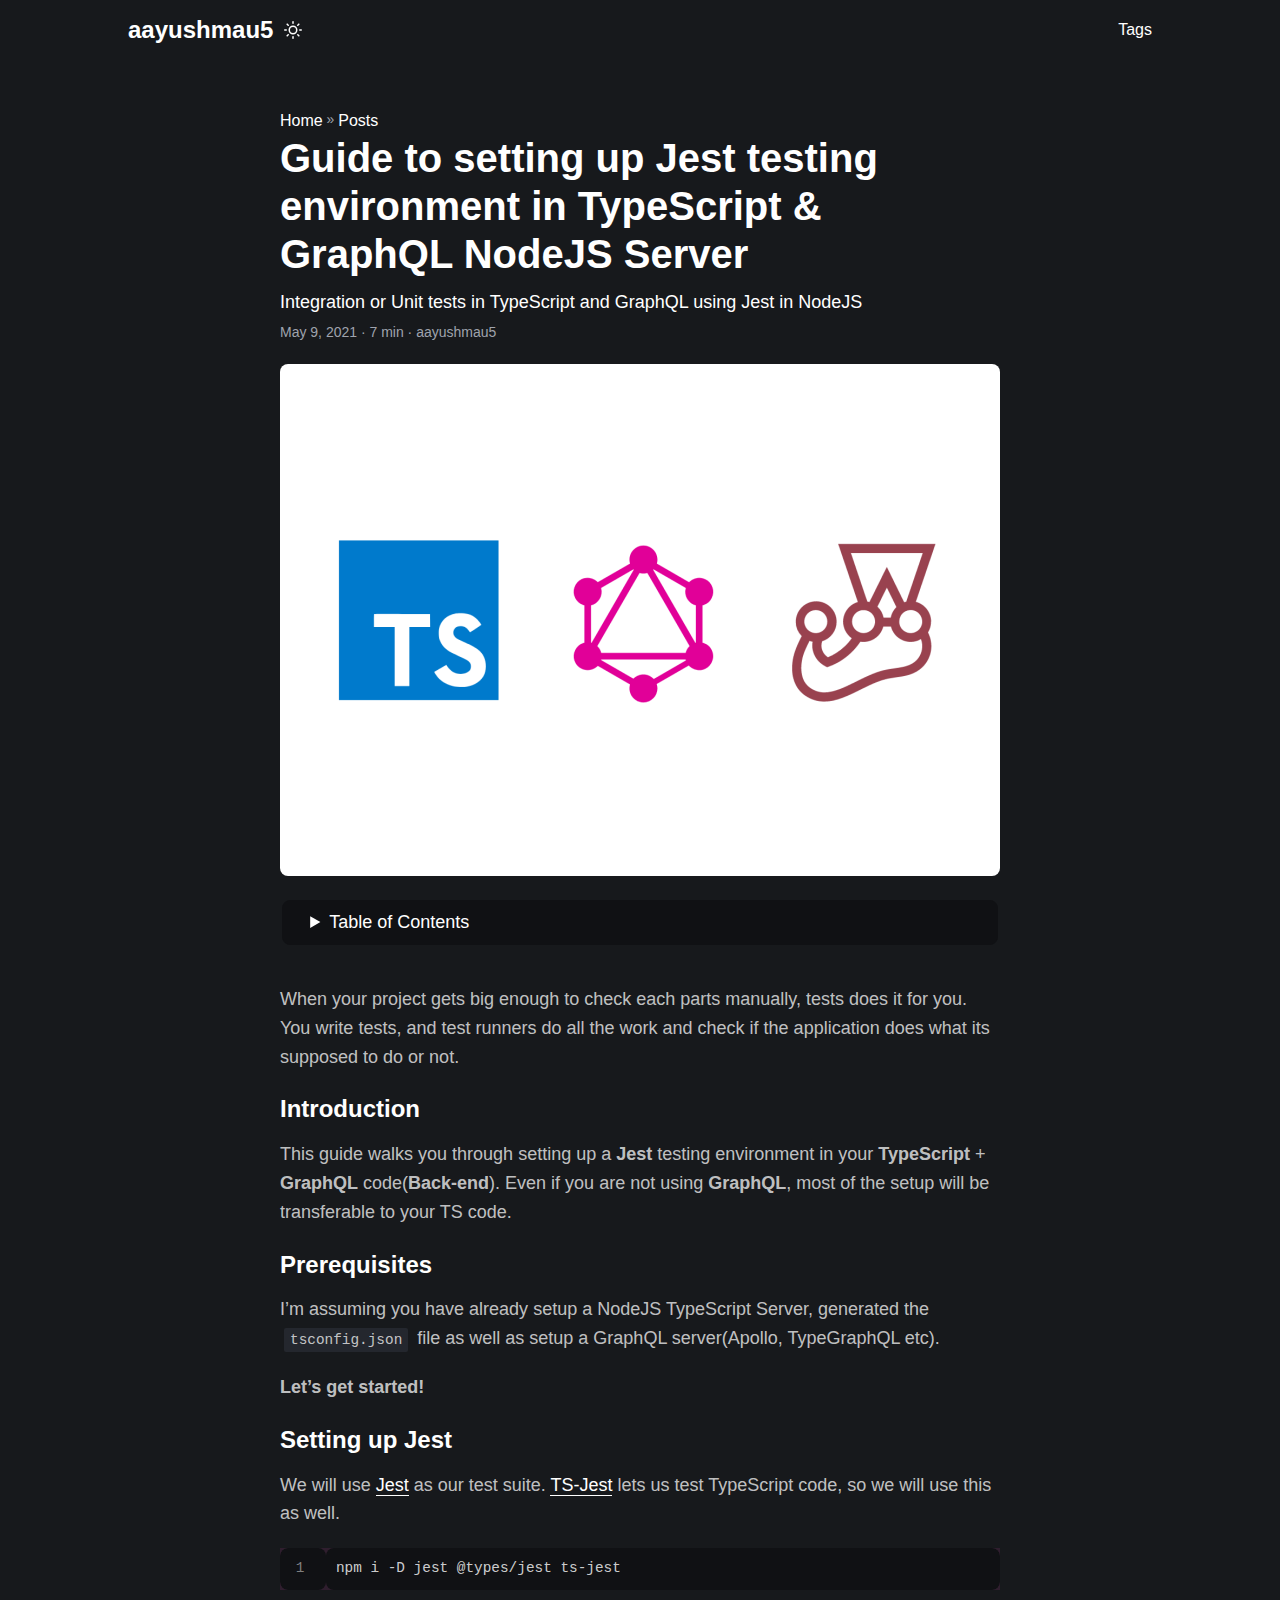
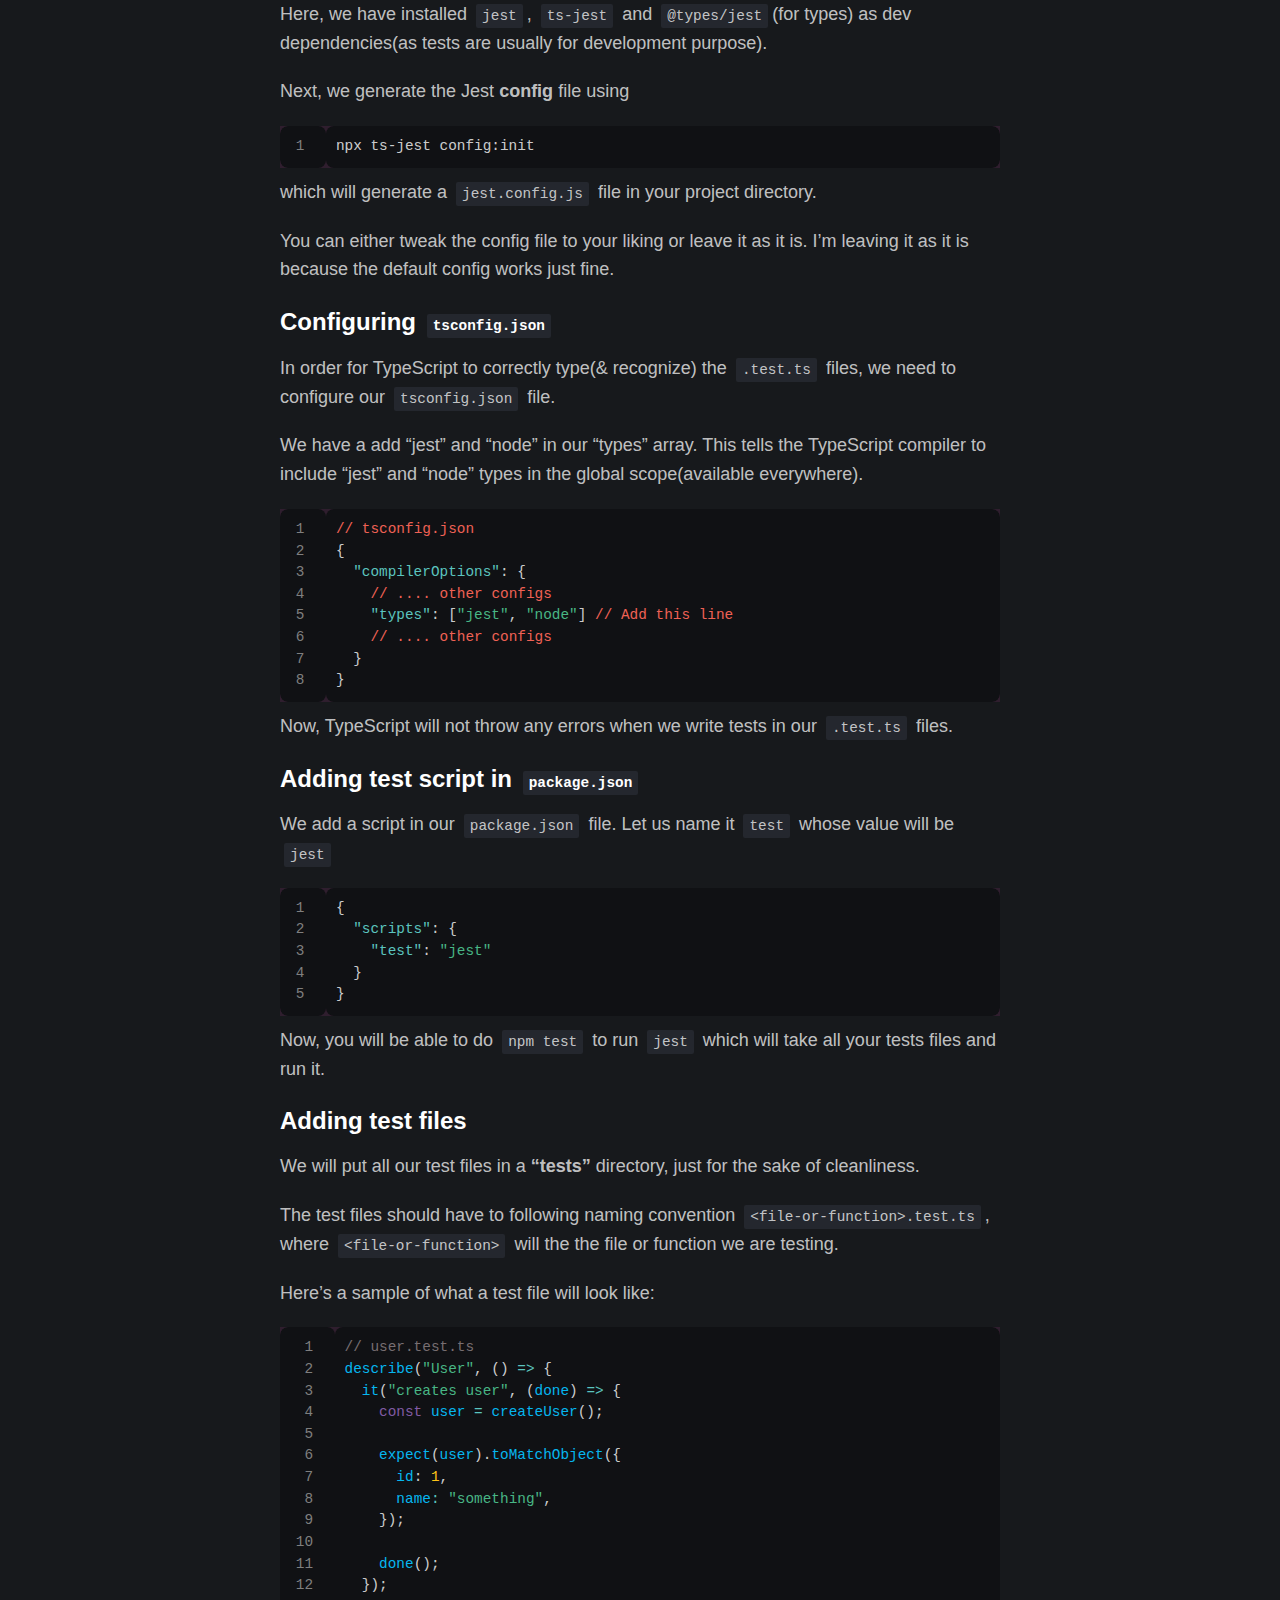
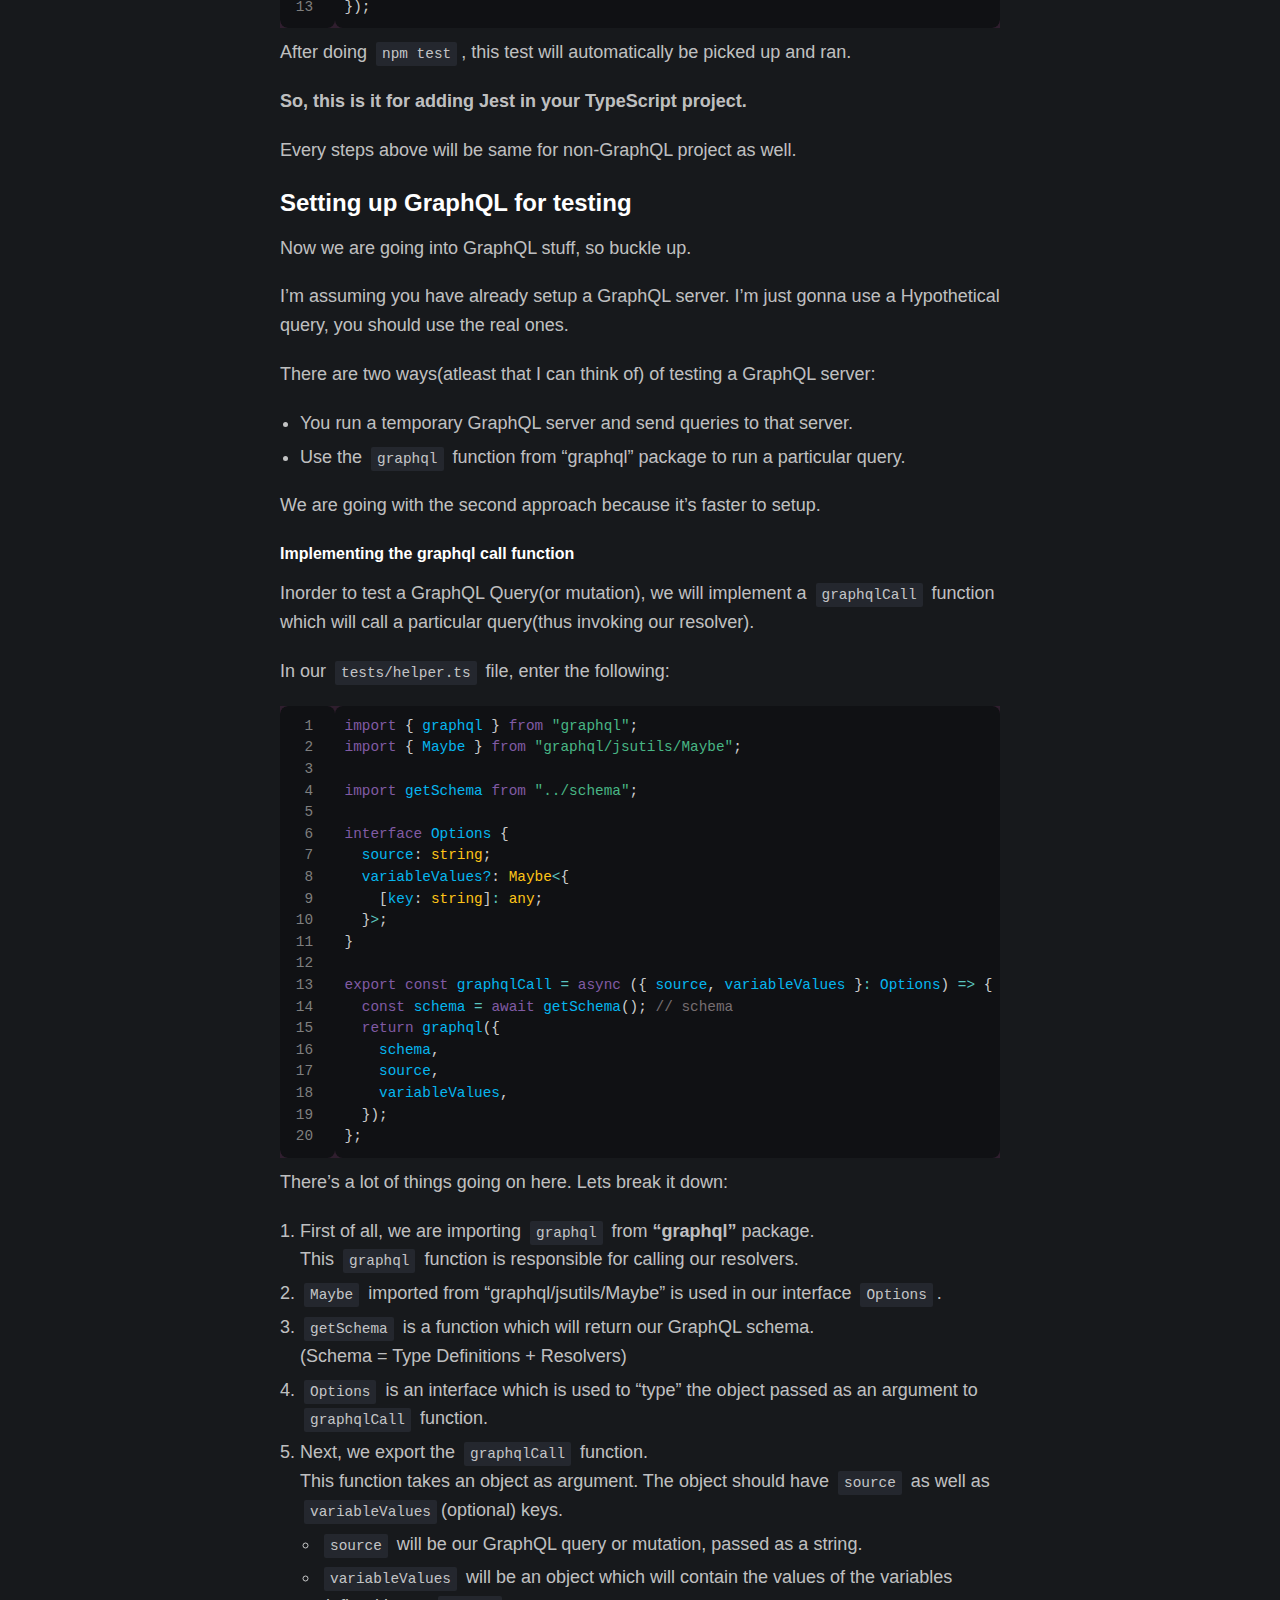
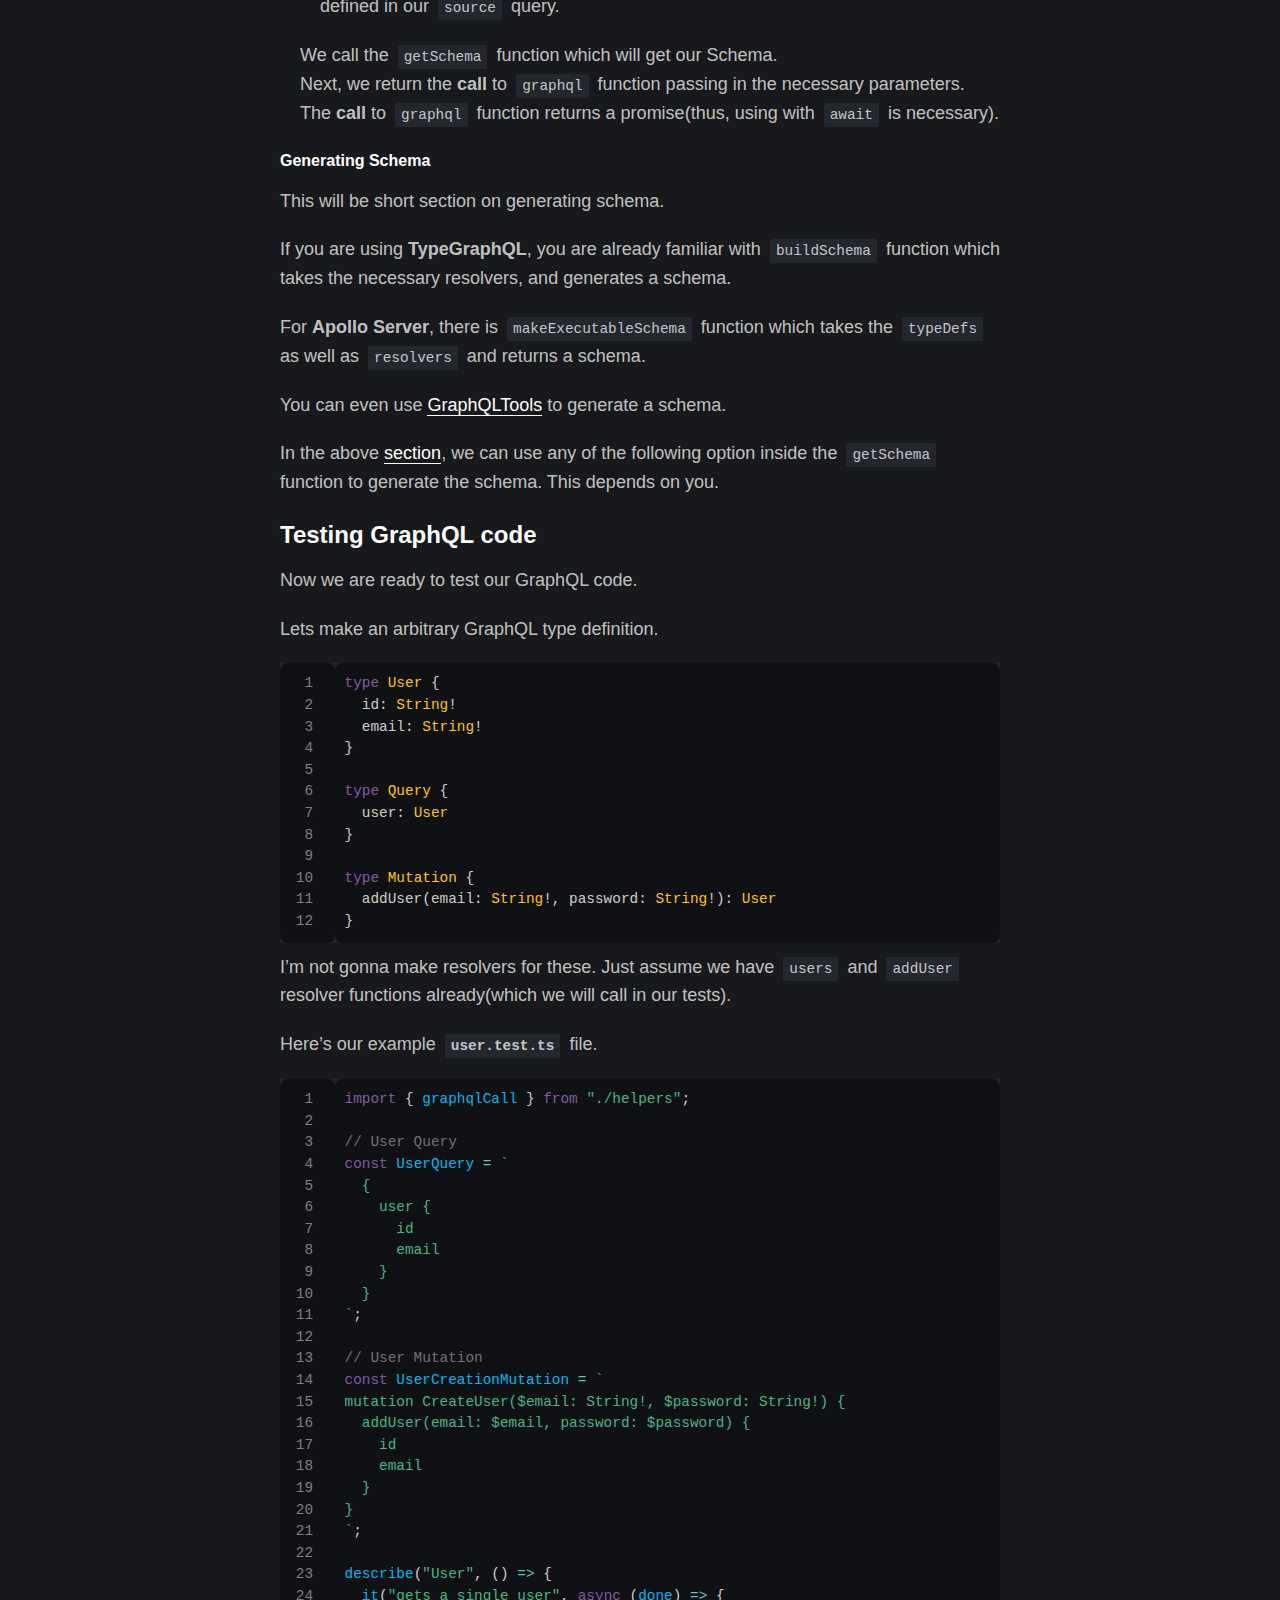
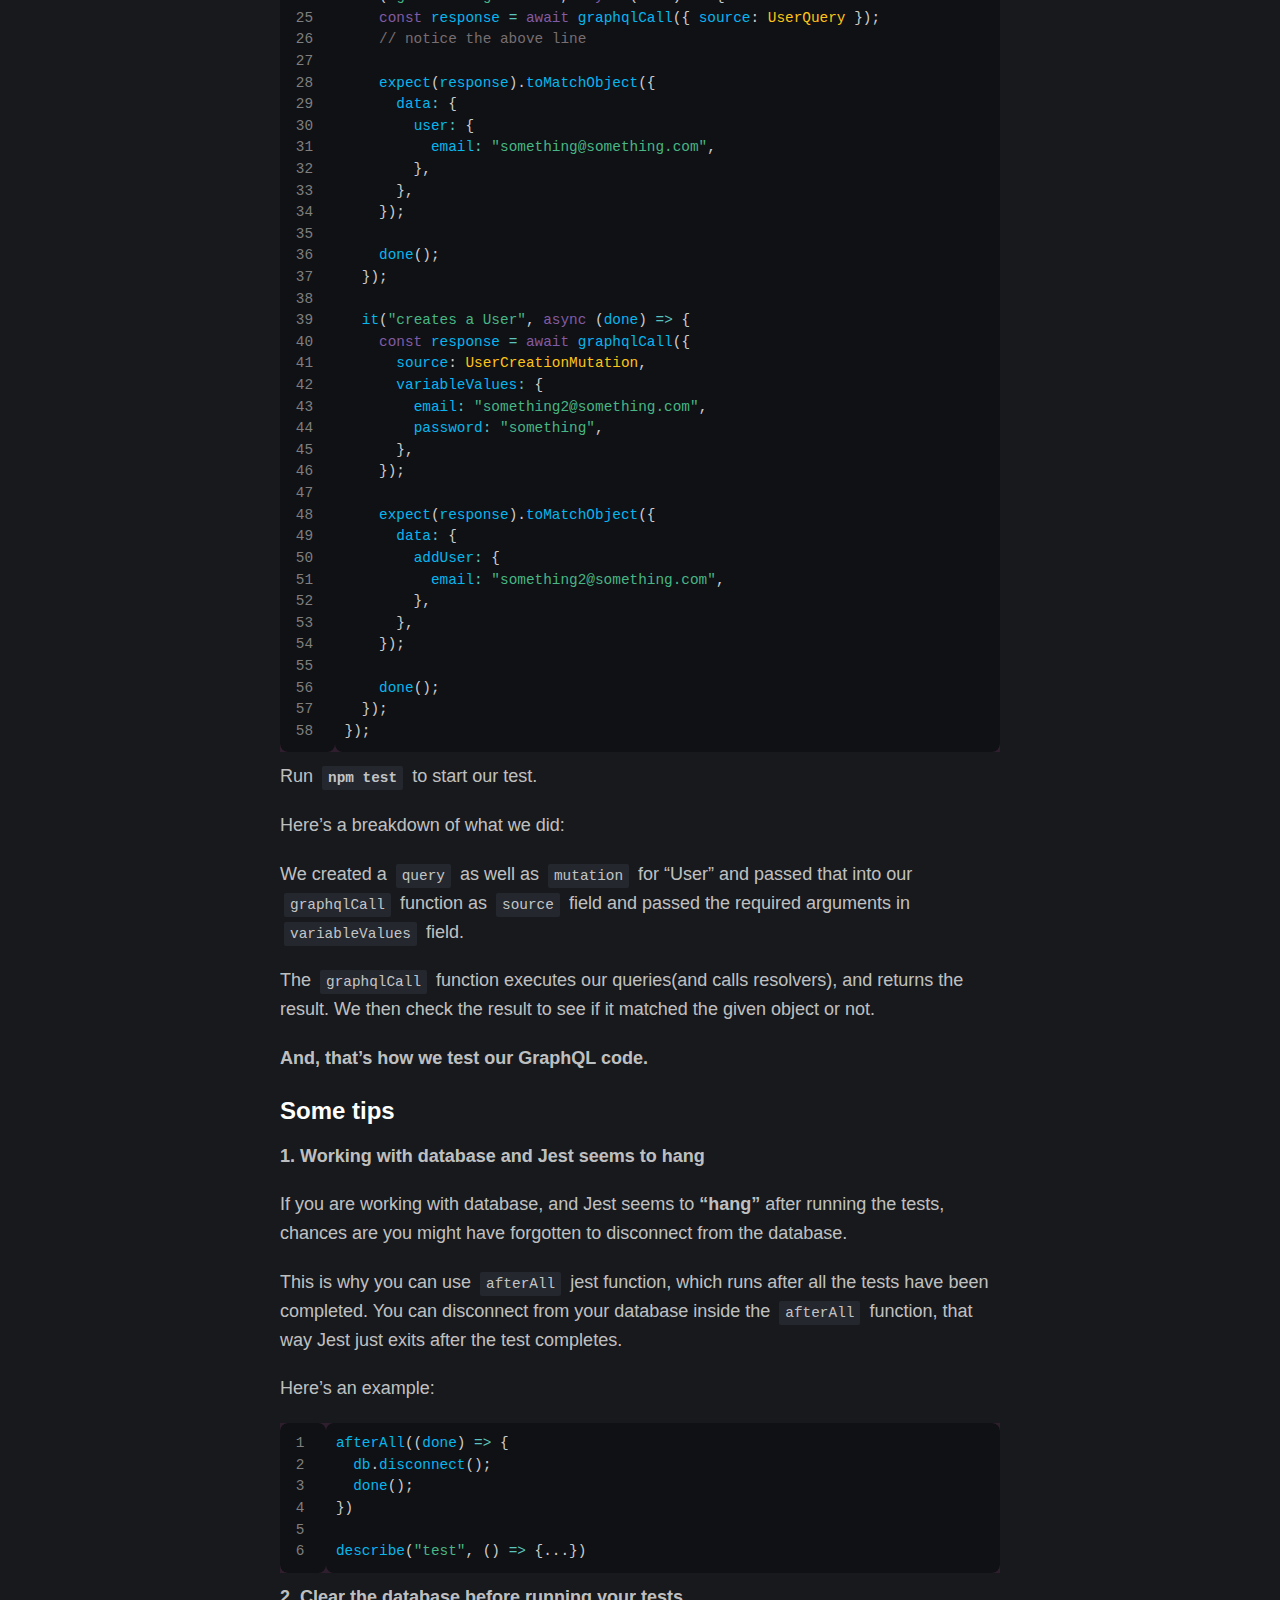
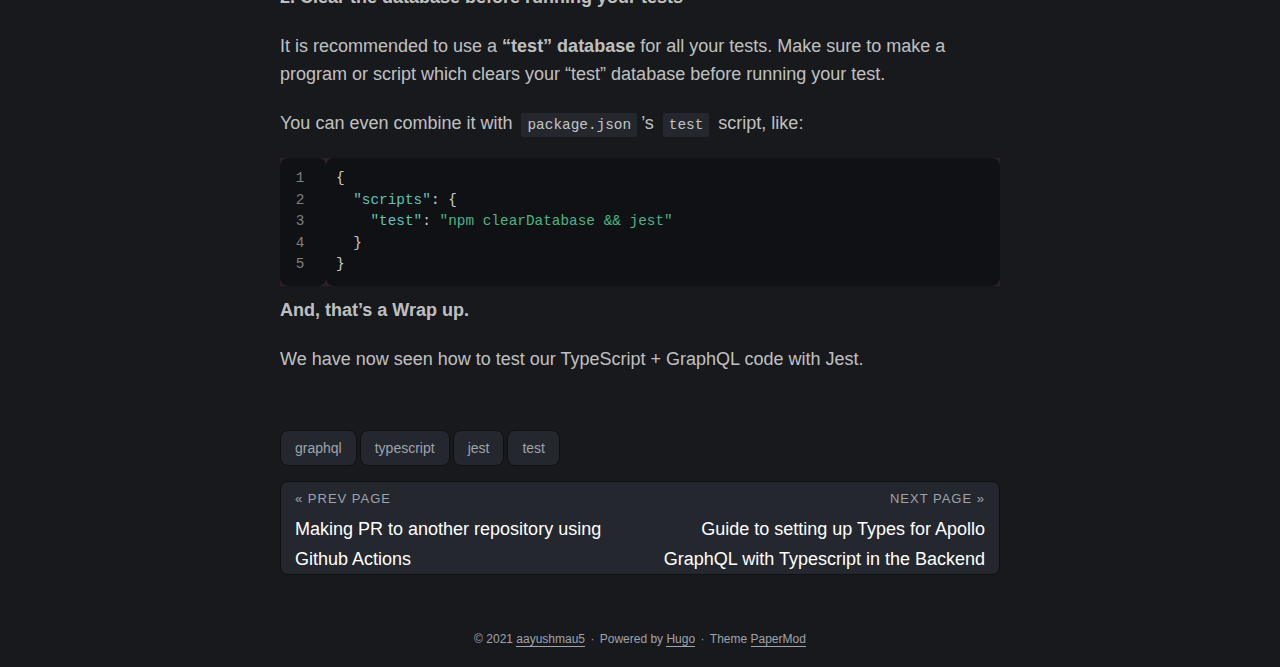
<file: posts/prisma-graphql-jest-test/index.html>
<!doctype html><html lang=en dir=auto><head><meta charset=utf-8><meta http-equiv=x-ua-compatible content="IE=edge"><meta name=viewport content="width=device-width,initial-scale=1,shrink-to-fit=no"><meta name=robots content="index, follow"><title>Guide to setting up Jest testing environment in TypeScript & GraphQL NodeJS Server | aayushmau5</title><meta name=keywords content="graphql,typescript,jest,test"><meta name=description content="Integration or Unit tests in TypeScript and GraphQL using Jest in NodeJS"><meta name=author content="aayushmau5"><link rel=canonical href=http://aayushmau5.github.io/posts/prisma-graphql-jest-test/><link crossorigin=anonymous href=/assets/css/stylesheet.min.174a7489486e35158bc99f2edc5f9823a9aefe5355060601310b6aa5d3aee271.css integrity="sha256-F0p0iUhuNRWLyZ8u3F+YI6mu/lNVBgYBMQtqpdOu4nE=" rel="preload stylesheet" as=style><link rel=icon href=http://aayushmau5.github.io/favicon.ico><link rel=icon type=image/png sizes=16x16 href=http://aayushmau5.github.io/favicon-16x16.png><link rel=icon type=image/png sizes=32x32 href=http://aayushmau5.github.io/favicon-32x32.png><link rel=apple-touch-icon href=http://aayushmau5.github.io/apple-touch-icon.png><link rel=mask-icon href=http://aayushmau5.github.io/safari-pinned-tab.svg><meta name=theme-color content="#2e2e33"><meta name=msapplication-TileColor content="#2e2e33"><meta name=generator content="Hugo 0.84.4"><meta property="og:title" content="Guide to setting up Jest testing environment in TypeScript & GraphQL NodeJS Server"><meta property="og:description" content="Integration or Unit tests in TypeScript and GraphQL using Jest in NodeJS"><meta property="og:type" content="article"><meta property="og:url" content="http://aayushmau5.github.io/posts/prisma-graphql-jest-test/"><meta property="og:image" content="http://aayushmau5.github.io/ts-gql-jest/ts-gql-jest-cover.png"><meta property="article:section" content="posts"><meta property="article:published_time" content="2021-05-09T10:45:15+05:30"><meta property="article:modified_time" content="2021-05-09T10:45:15+05:30"><meta name=twitter:card content="summary_large_image"><meta name=twitter:image content="http://aayushmau5.github.io/ts-gql-jest/ts-gql-jest-cover.png"><meta name=twitter:title content="Guide to setting up Jest testing environment in TypeScript & GraphQL NodeJS Server"><meta name=twitter:description content="Integration or Unit tests in TypeScript and GraphQL using Jest in NodeJS"><script type=application/ld+json>{"@context":"https://schema.org","@type":"BreadcrumbList","itemListElement":[{"@type":"ListItem","position":1,"name":"Posts","item":"http://aayushmau5.github.io/posts/"},{"@type":"ListItem","position":2,"name":"Guide to setting up Jest testing environment in TypeScript \u0026 GraphQL NodeJS Server","item":"http://aayushmau5.github.io/posts/prisma-graphql-jest-test/"}]}</script><script type=application/ld+json>{"@context":"https://schema.org","@type":"BlogPosting","headline":"Guide to setting up Jest testing environment in TypeScript \u0026 GraphQL NodeJS Server","name":"Guide to setting up Jest testing environment in TypeScript \u0026 GraphQL NodeJS Server","description":"Integration or Unit tests in TypeScript and GraphQL using Jest in NodeJS","keywords":["graphql","typescript","jest","test"],"articleBody":"When your project gets big enough to check each parts manually, tests does it for you. You write tests, and test runners do all the work and check if the application does what its supposed to do or not.\nIntroduction This guide walks you through setting up a Jest testing environment in your TypeScript + GraphQL code(Back-end). Even if you are not using GraphQL, most of the setup will be transferable to your TS code.\nPrerequisites I’m assuming you have already setup a NodeJS TypeScript Server, generated the tsconfig.json file as well as setup a GraphQL server(Apollo, TypeGraphQL etc).\nLet’s get started!\nSetting up Jest We will use Jest as our test suite. TS-Jest lets us test TypeScript code, so we will use this as well.\n1  npm i -D jest @types/jest ts-jest   Here, we have installed jest, ts-jest and @types/jest(for types) as dev dependencies(as tests are usually for development purpose).\nNext, we generate the Jest config file using\n1  npx ts-jest config:init   which will generate a jest.config.js file in your project directory.\nYou can either tweak the config file to your liking or leave it as it is. I’m leaving it as it is because the default config works just fine.\nConfiguring tsconfig.json In order for TypeScript to correctly type(\u0026 recognize) the .test.ts files, we need to configure our tsconfig.json file.\nWe have a add “jest” and “node” in our “types” array. This tells the TypeScript compiler to include “jest” and “node” types in the global scope(available everywhere).\n1 2 3 4 5 6 7 8  // tsconfig.json { \"compilerOptions\": { // .... other configs \"types\": [\"jest\", \"node\"] // Add this line // .... other configs } }   Now, TypeScript will not throw any errors when we write tests in our .test.ts files.\nAdding test script in package.json We add a script in our package.json file. Let us name it test whose value will be jest\n1 2 3 4 5  { \"scripts\": { \"test\": \"jest\" } }   Now, you will be able to do npm test to run jest which will take all your tests files and run it.\nAdding test files We will put all our test files in a “tests” directory, just for the sake of cleanliness.\nThe test files should have to following naming convention .test.ts, where  will the the file or function we are testing.\nHere’s a sample of what a test file will look like:\n1 2 3 4 5 6 7 8 9 10 11 12 13  // user.test.ts describe(\"User\", () = { it(\"creates user\", (done) = { const user = createUser(); expect(user).toMatchObject({ id: 1, name: \"something\", }); done(); }); });   After doing npm test, this test will automatically be picked up and ran.\nSo, this is it for adding Jest in your TypeScript project.\nEvery steps above will be same for non-GraphQL project as well.\nSetting up GraphQL for testing Now we are going into GraphQL stuff, so buckle up.\nI’m assuming you have already setup a GraphQL server. I’m just gonna use a Hypothetical query, you should use the real ones.\nThere are two ways(atleast that I can think of) of testing a GraphQL server:\n  You run a temporary GraphQL server and send queries to that server.\n  Use the graphql function from “graphql” package to run a particular query.\n  We are going with the second approach because it’s faster to setup.\nImplementing the graphql call function Inorder to test a GraphQL Query(or mutation), we will implement a graphqlCall function which will call a particular query(thus invoking our resolver).\nIn our tests/helper.ts file, enter the following:\n1 2 3 4 5 6 7 8 9 10 11 12 13 14 15 16 17 18 19 20  import { graphql } from \"graphql\"; import { Maybe } from \"graphql/jsutils/Maybe\"; import getSchema from \"../schema\"; interface Options { source: string; variableValues?: Maybe{ [key: string]: any; }; } export const graphqlCall = async ({ source, variableValues }: Options) = { const schema = await getSchema(); // schema  return graphql({ schema, source, variableValues, }); };   There’s a lot of things going on here. Lets break it down:\n  First of all, we are importing graphql from “graphql” package.\nThis graphql function is responsible for calling our resolvers.\n  Maybe imported from “graphql/jsutils/Maybe” is used in our interface Options.\n  getSchema is a function which will return our GraphQL schema.\n(Schema = Type Definitions + Resolvers)\n  Options is an interface which is used to “type” the object passed as an argument to graphqlCall function.\n  Next, we export the graphqlCall function.\nThis function takes an object as argument. The object should have source as well as variableValues(optional) keys.\n  source will be our GraphQL query or mutation, passed as a string.\n  variableValues will be an object which will contain the values of the variables defined in our source query.\n  We call the getSchema function which will get our Schema.\nNext, we return the call to graphql function passing in the necessary parameters. The call to graphql function returns a promise(thus, using with await is necessary).\n  Generating Schema This will be short section on generating schema.\nIf you are using TypeGraphQL, you are already familiar with buildSchema function which takes the necessary resolvers, and generates a schema.\nFor Apollo Server, there is makeExecutableSchema function which takes the typeDefs as well as resolvers and returns a schema.\nYou can even use GraphQLTools to generate a schema.\nIn the above section, we can use any of the following option inside the getSchema function to generate the schema. This depends on you.\nTesting GraphQL code Now we are ready to test our GraphQL code.\nLets make an arbitrary GraphQL type definition.\n1 2 3 4 5 6 7 8 9 10 11 12  type User { id: String! email: String! } type Query { user: User } type Mutation { addUser(email: String!, password: String!): User }   I’m not gonna make resolvers for these. Just assume we have users and addUser resolver functions already(which we will call in our tests).\nHere’s our example user.test.ts file.\n1 2 3 4 5 6 7 8 9 10 11 12 13 14 15 16 17 18 19 20 21 22 23 24 25 26 27 28 29 30 31 32 33 34 35 36 37 38 39 40 41 42 43 44 45 46 47 48 49 50 51 52 53 54 55 56 57 58  import { graphqlCall } from \"./helpers\"; // User Query const UserQuery = ` { user { id email } } `; // User Mutation const UserCreationMutation = ` mutation CreateUser($email: String!, $password: String!) { addUser(email: $email, password: $password) { id email } } `; describe(\"User\", () = { it(\"gets a single user\", async (done) = { const response = await graphqlCall({ source: UserQuery }); // notice the above line  expect(response).toMatchObject({ data: { user: { email: \"something@something.com\", }, }, }); done(); }); it(\"creates a User\", async (done) = { const response = await graphqlCall({ source: UserCreationMutation, variableValues: { email: \"something2@something.com\", password: \"something\", }, }); expect(response).toMatchObject({ data: { addUser: { email: \"something2@something.com\", }, }, }); done(); }); });   Run npm test to start our test.\nHere’s a breakdown of what we did:\nWe created a query as well as mutation for “User” and passed that into our graphqlCall function as source field and passed the required arguments in variableValues field.\nThe graphqlCall function executes our queries(and calls resolvers), and returns the result. We then check the result to see if it matched the given object or not.\nAnd, that’s how we test our GraphQL code.\nSome tips 1. Working with database and Jest seems to hang\nIf you are working with database, and Jest seems to “hang” after running the tests, chances are you might have forgotten to disconnect from the database.\nThis is why you can use afterAll jest function, which runs after all the tests have been completed. You can disconnect from your database inside the afterAll function, that way Jest just exits after the test completes.\nHere’s an example:\n1 2 3 4 5 6  afterAll((done) = { db.disconnect(); done(); }) describe(\"test\", () = {...})   2. Clear the database before running your tests\nIt is recommended to use a “test” database for all your tests. Make sure to make a program or script which clears your “test” database before running your test.\nYou can even combine it with package.json’s test script, like:\n1 2 3 4 5  { \"scripts\": { \"test\": \"npm clearDatabase \u0026\u0026 jest\" } }   And, that’s a Wrap up.\nWe have now seen how to test our TypeScript + GraphQL code with Jest.\n","wordCount":"1424","inLanguage":"en","image":"http://aayushmau5.github.io/ts-gql-jest/ts-gql-jest-cover.png","datePublished":"2021-05-09T10:45:15+05:30","dateModified":"2021-05-09T10:45:15+05:30","author":{"@type":"Person","name":"aayushmau5"},"mainEntityOfPage":{"@type":"WebPage","@id":"http://aayushmau5.github.io/posts/prisma-graphql-jest-test/"},"publisher":{"@type":"Organization","name":"aayushmau5","logo":{"@type":"ImageObject","url":"http://aayushmau5.github.io/favicon.ico"}}}</script></head><body class=dark id=top><script>localStorage.getItem("pref-theme")==="light"&&document.body.classList.remove('dark')</script><noscript><style type=text/css>#theme-toggle,.top-link{display:none}</style></noscript><header class=header><nav class=nav><div class=logo><a href=http://aayushmau5.github.io/ accesskey=h title="aayushmau5 (Alt + H)">aayushmau5</a>
<span class=logo-switches><button id=theme-toggle accesskey=t title="(Alt + T)"><svg id="moon" xmlns="http://www.w3.org/2000/svg" width="24" height="24" viewBox="0 0 24 24" fill="none" stroke="currentcolor" stroke-width="2" stroke-linecap="round" stroke-linejoin="round"><path d="M21 12.79A9 9 0 1111.21 3 7 7 0 0021 12.79z"/></svg><svg id="sun" xmlns="http://www.w3.org/2000/svg" width="24" height="24" viewBox="0 0 24 24" fill="none" stroke="currentcolor" stroke-width="2" stroke-linecap="round" stroke-linejoin="round"><circle cx="12" cy="12" r="5"/><line x1="12" y1="1" x2="12" y2="3"/><line x1="12" y1="21" x2="12" y2="23"/><line x1="4.22" y1="4.22" x2="5.64" y2="5.64"/><line x1="18.36" y1="18.36" x2="19.78" y2="19.78"/><line x1="1" y1="12" x2="3" y2="12"/><line x1="21" y1="12" x2="23" y2="12"/><line x1="4.22" y1="19.78" x2="5.64" y2="18.36"/><line x1="18.36" y1="5.64" x2="19.78" y2="4.22"/></svg></button></span></div><ul id=menu onscroll=menu_on_scroll()><li><a href=http://aayushmau5.github.io/tags/ title=Tags><span>Tags</span></a></li></ul></nav></header><main class=main><article class=post-single><header class=post-header><div class=breadcrumbs><a href=http://aayushmau5.github.io/>Home</a>&nbsp;»&nbsp;<a href=http://aayushmau5.github.io/posts/>Posts</a></div><h1 class=post-title>Guide to setting up Jest testing environment in TypeScript & GraphQL NodeJS Server</h1><div class=post-description>Integration or Unit tests in TypeScript and GraphQL using Jest in NodeJS</div><div class=post-meta>May 9, 2021&nbsp;·&nbsp;7 min&nbsp;·&nbsp;aayushmau5</div></header><figure class=entry-cover><img loading=lazy src=http://aayushmau5.github.io/ts-gql-jest/ts-gql-jest-cover.png alt="TS GraphQL Jest logo"></figure><div class=toc><details><summary accesskey=c title="(Alt + C)"><div class=details>Table of Contents</div></summary><div class=inner><ul><li><a href=#introduction aria-label=Introduction>Introduction</a></li><li><a href=#prerequisites aria-label=Prerequisites>Prerequisites</a></li><li><a href=#setting-up-jest aria-label="Setting up Jest">Setting up Jest</a></li><li><a href=#configuring-tsconfigjson aria-label="Configuring tsconfig.json">Configuring <code>tsconfig.json</code></a></li><li><a href=#adding-test-script-in-packagejson aria-label="Adding test script in package.json">Adding test script in <code>package.json</code></a></li><li><a href=#adding-test-files aria-label="Adding test files">Adding test files</a></li><li><a href=#setting-up-graphql-for-testing aria-label="Setting up GraphQL for testing">Setting up GraphQL for testing</a><ul><li><a href=#implementing-the-graphql-call-function aria-label="Implementing the graphql call function">Implementing the graphql call function</a></li><li><a href=#generating-schema aria-label="Generating Schema">Generating Schema</a></li></ul></li><li><a href=#testing-graphql-code aria-label="Testing GraphQL code">Testing GraphQL code</a></li><li><a href=#some-tips aria-label="Some tips">Some tips</a></li></ul></div></details></div><div class=post-content><p>When your project gets big enough to check each parts manually, tests does it for you. You write tests, and test runners do all the work and check if the application does what its supposed to do or not.</p><h3 id=introduction>Introduction<a hidden class=anchor aria-hidden=true href=#introduction>#</a></h3><p>This guide walks you through setting up a <strong>Jest</strong> testing environment in your <strong>TypeScript</strong> + <strong>GraphQL</strong> code(<strong>Back-end</strong>). Even if you are not using <strong>GraphQL</strong>, most of the setup will be transferable to your TS code.</p><h3 id=prerequisites>Prerequisites<a hidden class=anchor aria-hidden=true href=#prerequisites>#</a></h3><p>I&rsquo;m assuming you have already setup a NodeJS TypeScript Server, generated the <code>tsconfig.json</code> file as well as setup a GraphQL server(Apollo, TypeGraphQL etc).</p><p><strong>Let&rsquo;s get started!</strong></p><h3 id=setting-up-jest>Setting up Jest<a hidden class=anchor aria-hidden=true href=#setting-up-jest>#</a></h3><p>We will use <a href=https://jestjs.io/>Jest</a> as our test suite. <a href=https://github.com/kulshekhar/ts-jest>TS-Jest</a> lets us test TypeScript code, so we will use this as well.</p><div class=highlight><div style=color:#e7e9db;background-color:#2f1e2e;-moz-tab-size:4;-o-tab-size:4;tab-size:4><table style=border-spacing:0;padding:0;margin:0;border:0;width:auto;overflow:auto;display:block><tr><td style=vertical-align:top;padding:0;margin:0;border:0><pre style=color:#e7e9db;background-color:#2f1e2e;-moz-tab-size:4;-o-tab-size:4;tab-size:4><code><span style="margin-right:.4em;padding:0 .4em;color:#7f7f7f">1
</span></code></pre></td><td style=vertical-align:top;padding:0;margin:0;border:0;width:100%><pre style=color:#e7e9db;background-color:#2f1e2e;-moz-tab-size:4;-o-tab-size:4;tab-size:4><code class=language-fallback data-lang=fallback>npm i -D jest @types/jest ts-jest
</code></pre></td></tr></table></div></div><p>Here, we have installed <code>jest</code>, <code>ts-jest</code> and <code>@types/jest</code>(for types) as dev dependencies(as tests are usually for development purpose).</p><p>Next, we generate the Jest <strong>config</strong> file using</p><div class=highlight><div style=color:#e7e9db;background-color:#2f1e2e;-moz-tab-size:4;-o-tab-size:4;tab-size:4><table style=border-spacing:0;padding:0;margin:0;border:0;width:auto;overflow:auto;display:block><tr><td style=vertical-align:top;padding:0;margin:0;border:0><pre style=color:#e7e9db;background-color:#2f1e2e;-moz-tab-size:4;-o-tab-size:4;tab-size:4><code><span style="margin-right:.4em;padding:0 .4em;color:#7f7f7f">1
</span></code></pre></td><td style=vertical-align:top;padding:0;margin:0;border:0;width:100%><pre style=color:#e7e9db;background-color:#2f1e2e;-moz-tab-size:4;-o-tab-size:4;tab-size:4><code class=language-fallback data-lang=fallback>npx ts-jest config:init
</code></pre></td></tr></table></div></div><p>which will generate a <code>jest.config.js</code> file in your project directory.</p><p>You can either tweak the config file to your liking or leave it as it is. I&rsquo;m leaving it as it is because the default config works just fine.</p><h3 id=configuring-tsconfigjson>Configuring <code>tsconfig.json</code><a hidden class=anchor aria-hidden=true href=#configuring-tsconfigjson>#</a></h3><p>In order for TypeScript to correctly type(& recognize) the <code>.test.ts</code> files, we need to configure our <code>tsconfig.json</code> file.</p><p>We have a add &ldquo;jest&rdquo; and &ldquo;node&rdquo; in our &ldquo;types&rdquo; array. This tells the TypeScript compiler to include &ldquo;jest&rdquo; and &ldquo;node&rdquo; types in the global scope(available everywhere).</p><div class=highlight><div style=color:#e7e9db;background-color:#2f1e2e;-moz-tab-size:4;-o-tab-size:4;tab-size:4><table style=border-spacing:0;padding:0;margin:0;border:0;width:auto;overflow:auto;display:block><tr><td style=vertical-align:top;padding:0;margin:0;border:0><pre style=color:#e7e9db;background-color:#2f1e2e;-moz-tab-size:4;-o-tab-size:4;tab-size:4><code><span style="margin-right:.4em;padding:0 .4em;color:#7f7f7f">1
</span><span style="margin-right:.4em;padding:0 .4em;color:#7f7f7f">2
</span><span style="margin-right:.4em;padding:0 .4em;color:#7f7f7f">3
</span><span style="margin-right:.4em;padding:0 .4em;color:#7f7f7f">4
</span><span style="margin-right:.4em;padding:0 .4em;color:#7f7f7f">5
</span><span style="margin-right:.4em;padding:0 .4em;color:#7f7f7f">6
</span><span style="margin-right:.4em;padding:0 .4em;color:#7f7f7f">7
</span><span style="margin-right:.4em;padding:0 .4em;color:#7f7f7f">8
</span></code></pre></td><td style=vertical-align:top;padding:0;margin:0;border:0;width:100%><pre style=color:#e7e9db;background-color:#2f1e2e;-moz-tab-size:4;-o-tab-size:4;tab-size:4><code class=language-json data-lang=json><span style=color:#ef6155>//</span> <span style=color:#ef6155>tsconfig.json</span>
{
  <span style=color:#5bc4bf>&#34;compilerOptions&#34;</span>: {
    <span style=color:#ef6155>//</span> <span style=color:#ef6155>....</span> <span style=color:#ef6155>other</span> <span style=color:#ef6155>configs</span>
    <span style=color:#5bc4bf>&#34;types&#34;</span>: [<span style=color:#48b685>&#34;jest&#34;</span>, <span style=color:#48b685>&#34;node&#34;</span>] <span style=color:#ef6155>//</span> <span style=color:#ef6155>Add</span> <span style=color:#ef6155>this</span> <span style=color:#ef6155>line</span>
    <span style=color:#ef6155>//</span> <span style=color:#ef6155>....</span> <span style=color:#ef6155>other</span> <span style=color:#ef6155>configs</span>
  }
}
</code></pre></td></tr></table></div></div><p>Now, TypeScript will not throw any errors when we write tests in our <code>.test.ts</code> files.</p><h3 id=adding-test-script-in-packagejson>Adding test script in <code>package.json</code><a hidden class=anchor aria-hidden=true href=#adding-test-script-in-packagejson>#</a></h3><p>We add a script in our <code>package.json</code> file. Let us name it <code>test</code> whose value will be <code>jest</code></p><div class=highlight><div style=color:#e7e9db;background-color:#2f1e2e;-moz-tab-size:4;-o-tab-size:4;tab-size:4><table style=border-spacing:0;padding:0;margin:0;border:0;width:auto;overflow:auto;display:block><tr><td style=vertical-align:top;padding:0;margin:0;border:0><pre style=color:#e7e9db;background-color:#2f1e2e;-moz-tab-size:4;-o-tab-size:4;tab-size:4><code><span style="margin-right:.4em;padding:0 .4em;color:#7f7f7f">1
</span><span style="margin-right:.4em;padding:0 .4em;color:#7f7f7f">2
</span><span style="margin-right:.4em;padding:0 .4em;color:#7f7f7f">3
</span><span style="margin-right:.4em;padding:0 .4em;color:#7f7f7f">4
</span><span style="margin-right:.4em;padding:0 .4em;color:#7f7f7f">5
</span></code></pre></td><td style=vertical-align:top;padding:0;margin:0;border:0;width:100%><pre style=color:#e7e9db;background-color:#2f1e2e;-moz-tab-size:4;-o-tab-size:4;tab-size:4><code class=language-json data-lang=json>{
  <span style=color:#5bc4bf>&#34;scripts&#34;</span>: {
    <span style=color:#5bc4bf>&#34;test&#34;</span>: <span style=color:#48b685>&#34;jest&#34;</span>
  }
}
</code></pre></td></tr></table></div></div><p>Now, you will be able to do <code>npm test</code> to run <code>jest</code> which will take all your tests files and run it.</p><h3 id=adding-test-files>Adding test files<a hidden class=anchor aria-hidden=true href=#adding-test-files>#</a></h3><p>We will put all our test files in a <strong>&ldquo;tests&rdquo;</strong> directory, just for the sake of cleanliness.</p><p>The test files should have to following naming convention <code>&lt;file-or-function>.test.ts</code>, where <code>&lt;file-or-function></code> will the the file or function we are testing.</p><p>Here&rsquo;s a sample of what a test file will look like:</p><div class=highlight><div style=color:#e7e9db;background-color:#2f1e2e;-moz-tab-size:4;-o-tab-size:4;tab-size:4><table style=border-spacing:0;padding:0;margin:0;border:0;width:auto;overflow:auto;display:block><tr><td style=vertical-align:top;padding:0;margin:0;border:0><pre style=color:#e7e9db;background-color:#2f1e2e;-moz-tab-size:4;-o-tab-size:4;tab-size:4><code><span style="margin-right:.4em;padding:0 .4em;color:#7f7f7f"> 1
</span><span style="margin-right:.4em;padding:0 .4em;color:#7f7f7f"> 2
</span><span style="margin-right:.4em;padding:0 .4em;color:#7f7f7f"> 3
</span><span style="margin-right:.4em;padding:0 .4em;color:#7f7f7f"> 4
</span><span style="margin-right:.4em;padding:0 .4em;color:#7f7f7f"> 5
</span><span style="margin-right:.4em;padding:0 .4em;color:#7f7f7f"> 6
</span><span style="margin-right:.4em;padding:0 .4em;color:#7f7f7f"> 7
</span><span style="margin-right:.4em;padding:0 .4em;color:#7f7f7f"> 8
</span><span style="margin-right:.4em;padding:0 .4em;color:#7f7f7f"> 9
</span><span style="margin-right:.4em;padding:0 .4em;color:#7f7f7f">10
</span><span style="margin-right:.4em;padding:0 .4em;color:#7f7f7f">11
</span><span style="margin-right:.4em;padding:0 .4em;color:#7f7f7f">12
</span><span style="margin-right:.4em;padding:0 .4em;color:#7f7f7f">13
</span></code></pre></td><td style=vertical-align:top;padding:0;margin:0;border:0;width:100%><pre style=color:#e7e9db;background-color:#2f1e2e;-moz-tab-size:4;-o-tab-size:4;tab-size:4><code class=language-ts data-lang=ts><span style=color:#776e71>// user.test.ts
</span><span style=color:#776e71></span><span style=color:#06b6ef>describe</span>(<span style=color:#48b685>&#34;User&#34;</span>, () <span style=color:#5bc4bf>=&gt;</span> {
  <span style=color:#06b6ef>it</span>(<span style=color:#48b685>&#34;creates user&#34;</span>, (<span style=color:#06b6ef>done</span>) <span style=color:#5bc4bf>=&gt;</span> {
    <span style=color:#815ba4>const</span> <span style=color:#06b6ef>user</span> <span style=color:#5bc4bf>=</span> <span style=color:#06b6ef>createUser</span>();

    <span style=color:#06b6ef>expect</span>(<span style=color:#06b6ef>user</span>).<span style=color:#06b6ef>toMatchObject</span>({
      <span style=color:#06b6ef>id</span>: <span style=color:#fec418>1</span>,
      <span style=color:#06b6ef>name</span><span style=color:#5bc4bf>:</span> <span style=color:#48b685>&#34;something&#34;</span>,
    });

    <span style=color:#06b6ef>done</span>();
  });
});
</code></pre></td></tr></table></div></div><p>After doing <code>npm test</code>, this test will automatically be picked up and ran.</p><p><strong>So, this is it for adding Jest in your TypeScript project.</strong></p><p>Every steps above will be same for non-GraphQL project as well.</p><h3 id=setting-up-graphql-for-testing>Setting up GraphQL for testing<a hidden class=anchor aria-hidden=true href=#setting-up-graphql-for-testing>#</a></h3><p>Now we are going into GraphQL stuff, so buckle up.</p><p>I&rsquo;m assuming you have already setup a GraphQL server. I&rsquo;m just gonna use a Hypothetical query, you should use the real ones.</p><p>There are two ways(atleast that I can think of) of testing a GraphQL server:</p><ul><li><p>You run a temporary GraphQL server and send queries to that server.</p></li><li><p>Use the <code>graphql</code> function from &ldquo;graphql&rdquo; package to run a particular query.</p></li></ul><p>We are going with the second approach because it&rsquo;s faster to setup.</p><h4 id=implementing-the-graphql-call-function>Implementing the graphql call function<a hidden class=anchor aria-hidden=true href=#implementing-the-graphql-call-function>#</a></h4><p>Inorder to test a GraphQL Query(or mutation), we will implement a <code>graphqlCall</code> function which will call a particular query(thus invoking our resolver).</p><p>In our <code>tests/helper.ts</code> file, enter the following:</p><div class=highlight><div style=color:#e7e9db;background-color:#2f1e2e;-moz-tab-size:4;-o-tab-size:4;tab-size:4><table style=border-spacing:0;padding:0;margin:0;border:0;width:auto;overflow:auto;display:block><tr><td style=vertical-align:top;padding:0;margin:0;border:0><pre style=color:#e7e9db;background-color:#2f1e2e;-moz-tab-size:4;-o-tab-size:4;tab-size:4><code><span style="margin-right:.4em;padding:0 .4em;color:#7f7f7f"> 1
</span><span style="margin-right:.4em;padding:0 .4em;color:#7f7f7f"> 2
</span><span style="margin-right:.4em;padding:0 .4em;color:#7f7f7f"> 3
</span><span style="margin-right:.4em;padding:0 .4em;color:#7f7f7f"> 4
</span><span style="margin-right:.4em;padding:0 .4em;color:#7f7f7f"> 5
</span><span style="margin-right:.4em;padding:0 .4em;color:#7f7f7f"> 6
</span><span style="margin-right:.4em;padding:0 .4em;color:#7f7f7f"> 7
</span><span style="margin-right:.4em;padding:0 .4em;color:#7f7f7f"> 8
</span><span style="margin-right:.4em;padding:0 .4em;color:#7f7f7f"> 9
</span><span style="margin-right:.4em;padding:0 .4em;color:#7f7f7f">10
</span><span style="margin-right:.4em;padding:0 .4em;color:#7f7f7f">11
</span><span style="margin-right:.4em;padding:0 .4em;color:#7f7f7f">12
</span><span style="margin-right:.4em;padding:0 .4em;color:#7f7f7f">13
</span><span style="margin-right:.4em;padding:0 .4em;color:#7f7f7f">14
</span><span style="margin-right:.4em;padding:0 .4em;color:#7f7f7f">15
</span><span style="margin-right:.4em;padding:0 .4em;color:#7f7f7f">16
</span><span style="margin-right:.4em;padding:0 .4em;color:#7f7f7f">17
</span><span style="margin-right:.4em;padding:0 .4em;color:#7f7f7f">18
</span><span style="margin-right:.4em;padding:0 .4em;color:#7f7f7f">19
</span><span style="margin-right:.4em;padding:0 .4em;color:#7f7f7f">20
</span></code></pre></td><td style=vertical-align:top;padding:0;margin:0;border:0;width:100%><pre style=color:#e7e9db;background-color:#2f1e2e;-moz-tab-size:4;-o-tab-size:4;tab-size:4><code class=language-ts data-lang=ts><span style=color:#815ba4>import</span> { <span style=color:#06b6ef>graphql</span> } <span style=color:#815ba4>from</span> <span style=color:#48b685>&#34;graphql&#34;</span>;
<span style=color:#815ba4>import</span> { <span style=color:#06b6ef>Maybe</span> } <span style=color:#815ba4>from</span> <span style=color:#48b685>&#34;graphql/jsutils/Maybe&#34;</span>;

<span style=color:#815ba4>import</span> <span style=color:#06b6ef>getSchema</span> <span style=color:#815ba4>from</span> <span style=color:#48b685>&#34;../schema&#34;</span>;

<span style=color:#815ba4>interface</span> <span style=color:#06b6ef>Options</span> {
  <span style=color:#06b6ef>source</span>: <span style=color:#fec418>string</span>;
  <span style=color:#06b6ef>variableValues?</span>: <span style=color:#fec418>Maybe</span><span style=color:#5bc4bf>&lt;</span>{
    [<span style=color:#06b6ef>key</span>: <span style=color:#fec418>string</span>]<span style=color:#5bc4bf>:</span> <span style=color:#fec418>any</span>;
  }<span style=color:#5bc4bf>&gt;</span>;
}

<span style=color:#815ba4>export</span> <span style=color:#815ba4>const</span> <span style=color:#06b6ef>graphqlCall</span> <span style=color:#5bc4bf>=</span> <span style=color:#815ba4>async</span> ({ <span style=color:#06b6ef>source</span>, <span style=color:#06b6ef>variableValues</span> }<span style=color:#5bc4bf>:</span> <span style=color:#06b6ef>Options</span>) <span style=color:#5bc4bf>=&gt;</span> {
  <span style=color:#815ba4>const</span> <span style=color:#06b6ef>schema</span> <span style=color:#5bc4bf>=</span> <span style=color:#815ba4>await</span> <span style=color:#06b6ef>getSchema</span>(); <span style=color:#776e71>// schema
</span><span style=color:#776e71></span>  <span style=color:#815ba4>return</span> <span style=color:#06b6ef>graphql</span>({
    <span style=color:#06b6ef>schema</span>,
    <span style=color:#06b6ef>source</span>,
    <span style=color:#06b6ef>variableValues</span>,
  });
};
</code></pre></td></tr></table></div></div><p>There&rsquo;s a lot of things going on here. Lets break it down:</p><ol><li><p>First of all, we are importing <code>graphql</code> from <strong>&ldquo;graphql&rdquo;</strong> package.</p><p>This <code>graphql</code> function is responsible for calling our resolvers.</p></li><li><p><code>Maybe</code> imported from &ldquo;graphql/jsutils/Maybe&rdquo; is used in our interface <code>Options</code>.</p></li><li><p><code>getSchema</code> is a function which will return our GraphQL schema.</p><p>(Schema = Type Definitions + Resolvers)</p></li><li><p><code>Options</code> is an interface which is used to &ldquo;type&rdquo; the object passed as an argument to <code>graphqlCall</code> function.</p></li><li><p>Next, we export the <code>graphqlCall</code> function.</p><p>This function takes an object as argument. The object should have <code>source</code> as well as <code>variableValues</code>(optional) keys.</p><ul><li><p><code>source</code> will be our GraphQL query or mutation, passed as a string.</p></li><li><p><code>variableValues</code> will be an object which will contain the values of the variables defined in our <code>source</code> query.</p></li></ul><p>We call the <code>getSchema</code> function which will get our Schema.</p><p>Next, we return the <strong>call</strong> to <code>graphql</code> function passing in the necessary parameters. The <strong>call</strong> to <code>graphql</code> function returns a promise(thus, using with <code>await</code> is necessary).</p></li></ol><h4 id=generating-schema>Generating Schema<a hidden class=anchor aria-hidden=true href=#generating-schema>#</a></h4><p>This will be short section on generating schema.</p><p>If you are using <strong>TypeGraphQL</strong>, you are already familiar with <code>buildSchema</code> function which takes the necessary resolvers, and generates a schema.</p><p>For <strong>Apollo Server</strong>, there is <code>makeExecutableSchema</code> function which takes the <code>typeDefs</code> as well as <code>resolvers</code> and returns a schema.</p><p>You can even use <a href=https://www.graphql-tools.com/docs/generate-schema>GraphQLTools</a> to generate a schema.</p><p>In the above <a href=#implementing-the-graphql-call-function>section</a>, we can use any of the following option inside the <code>getSchema</code> function to generate the schema. This depends on you.</p><h3 id=testing-graphql-code>Testing GraphQL code<a hidden class=anchor aria-hidden=true href=#testing-graphql-code>#</a></h3><p>Now we are ready to test our GraphQL code.</p><p>Lets make an arbitrary GraphQL type definition.</p><div class=highlight><div style=color:#e7e9db;background-color:#2f1e2e;-moz-tab-size:4;-o-tab-size:4;tab-size:4><table style=border-spacing:0;padding:0;margin:0;border:0;width:auto;overflow:auto;display:block><tr><td style=vertical-align:top;padding:0;margin:0;border:0><pre style=color:#e7e9db;background-color:#2f1e2e;-moz-tab-size:4;-o-tab-size:4;tab-size:4><code><span style="margin-right:.4em;padding:0 .4em;color:#7f7f7f"> 1
</span><span style="margin-right:.4em;padding:0 .4em;color:#7f7f7f"> 2
</span><span style="margin-right:.4em;padding:0 .4em;color:#7f7f7f"> 3
</span><span style="margin-right:.4em;padding:0 .4em;color:#7f7f7f"> 4
</span><span style="margin-right:.4em;padding:0 .4em;color:#7f7f7f"> 5
</span><span style="margin-right:.4em;padding:0 .4em;color:#7f7f7f"> 6
</span><span style="margin-right:.4em;padding:0 .4em;color:#7f7f7f"> 7
</span><span style="margin-right:.4em;padding:0 .4em;color:#7f7f7f"> 8
</span><span style="margin-right:.4em;padding:0 .4em;color:#7f7f7f"> 9
</span><span style="margin-right:.4em;padding:0 .4em;color:#7f7f7f">10
</span><span style="margin-right:.4em;padding:0 .4em;color:#7f7f7f">11
</span><span style="margin-right:.4em;padding:0 .4em;color:#7f7f7f">12
</span></code></pre></td><td style=vertical-align:top;padding:0;margin:0;border:0;width:100%><pre style=color:#e7e9db;background-color:#2f1e2e;-moz-tab-size:4;-o-tab-size:4;tab-size:4><code class=language-graphql data-lang=graphql><span style=color:#815ba4>type</span> <span style=color:#fec418>User</span> {
  id: <span style=color:#fec418>String</span>!
  email: <span style=color:#fec418>String</span>!
}

<span style=color:#815ba4>type</span> <span style=color:#fec418>Query</span> {
  user: <span style=color:#fec418>User</span>
}

<span style=color:#815ba4>type</span> <span style=color:#fec418>Mutation</span> {
  addUser(email: <span style=color:#fec418>String</span>!, password: <span style=color:#fec418>String</span>!): <span style=color:#fec418>User</span>
}
</code></pre></td></tr></table></div></div><p>I&rsquo;m not gonna make resolvers for these. Just assume we have <code>users</code> and <code>addUser</code> resolver functions already(which we will call in our tests).</p><p>Here&rsquo;s our example <strong><code>user.test.ts</code></strong> file.</p><div class=highlight><div style=color:#e7e9db;background-color:#2f1e2e;-moz-tab-size:4;-o-tab-size:4;tab-size:4><table style=border-spacing:0;padding:0;margin:0;border:0;width:auto;overflow:auto;display:block><tr><td style=vertical-align:top;padding:0;margin:0;border:0><pre style=color:#e7e9db;background-color:#2f1e2e;-moz-tab-size:4;-o-tab-size:4;tab-size:4><code><span style="margin-right:.4em;padding:0 .4em;color:#7f7f7f"> 1
</span><span style="margin-right:.4em;padding:0 .4em;color:#7f7f7f"> 2
</span><span style="margin-right:.4em;padding:0 .4em;color:#7f7f7f"> 3
</span><span style="margin-right:.4em;padding:0 .4em;color:#7f7f7f"> 4
</span><span style="margin-right:.4em;padding:0 .4em;color:#7f7f7f"> 5
</span><span style="margin-right:.4em;padding:0 .4em;color:#7f7f7f"> 6
</span><span style="margin-right:.4em;padding:0 .4em;color:#7f7f7f"> 7
</span><span style="margin-right:.4em;padding:0 .4em;color:#7f7f7f"> 8
</span><span style="margin-right:.4em;padding:0 .4em;color:#7f7f7f"> 9
</span><span style="margin-right:.4em;padding:0 .4em;color:#7f7f7f">10
</span><span style="margin-right:.4em;padding:0 .4em;color:#7f7f7f">11
</span><span style="margin-right:.4em;padding:0 .4em;color:#7f7f7f">12
</span><span style="margin-right:.4em;padding:0 .4em;color:#7f7f7f">13
</span><span style="margin-right:.4em;padding:0 .4em;color:#7f7f7f">14
</span><span style="margin-right:.4em;padding:0 .4em;color:#7f7f7f">15
</span><span style="margin-right:.4em;padding:0 .4em;color:#7f7f7f">16
</span><span style="margin-right:.4em;padding:0 .4em;color:#7f7f7f">17
</span><span style="margin-right:.4em;padding:0 .4em;color:#7f7f7f">18
</span><span style="margin-right:.4em;padding:0 .4em;color:#7f7f7f">19
</span><span style="margin-right:.4em;padding:0 .4em;color:#7f7f7f">20
</span><span style="margin-right:.4em;padding:0 .4em;color:#7f7f7f">21
</span><span style="margin-right:.4em;padding:0 .4em;color:#7f7f7f">22
</span><span style="margin-right:.4em;padding:0 .4em;color:#7f7f7f">23
</span><span style="margin-right:.4em;padding:0 .4em;color:#7f7f7f">24
</span><span style="margin-right:.4em;padding:0 .4em;color:#7f7f7f">25
</span><span style="margin-right:.4em;padding:0 .4em;color:#7f7f7f">26
</span><span style="margin-right:.4em;padding:0 .4em;color:#7f7f7f">27
</span><span style="margin-right:.4em;padding:0 .4em;color:#7f7f7f">28
</span><span style="margin-right:.4em;padding:0 .4em;color:#7f7f7f">29
</span><span style="margin-right:.4em;padding:0 .4em;color:#7f7f7f">30
</span><span style="margin-right:.4em;padding:0 .4em;color:#7f7f7f">31
</span><span style="margin-right:.4em;padding:0 .4em;color:#7f7f7f">32
</span><span style="margin-right:.4em;padding:0 .4em;color:#7f7f7f">33
</span><span style="margin-right:.4em;padding:0 .4em;color:#7f7f7f">34
</span><span style="margin-right:.4em;padding:0 .4em;color:#7f7f7f">35
</span><span style="margin-right:.4em;padding:0 .4em;color:#7f7f7f">36
</span><span style="margin-right:.4em;padding:0 .4em;color:#7f7f7f">37
</span><span style="margin-right:.4em;padding:0 .4em;color:#7f7f7f">38
</span><span style="margin-right:.4em;padding:0 .4em;color:#7f7f7f">39
</span><span style="margin-right:.4em;padding:0 .4em;color:#7f7f7f">40
</span><span style="margin-right:.4em;padding:0 .4em;color:#7f7f7f">41
</span><span style="margin-right:.4em;padding:0 .4em;color:#7f7f7f">42
</span><span style="margin-right:.4em;padding:0 .4em;color:#7f7f7f">43
</span><span style="margin-right:.4em;padding:0 .4em;color:#7f7f7f">44
</span><span style="margin-right:.4em;padding:0 .4em;color:#7f7f7f">45
</span><span style="margin-right:.4em;padding:0 .4em;color:#7f7f7f">46
</span><span style="margin-right:.4em;padding:0 .4em;color:#7f7f7f">47
</span><span style="margin-right:.4em;padding:0 .4em;color:#7f7f7f">48
</span><span style="margin-right:.4em;padding:0 .4em;color:#7f7f7f">49
</span><span style="margin-right:.4em;padding:0 .4em;color:#7f7f7f">50
</span><span style="margin-right:.4em;padding:0 .4em;color:#7f7f7f">51
</span><span style="margin-right:.4em;padding:0 .4em;color:#7f7f7f">52
</span><span style="margin-right:.4em;padding:0 .4em;color:#7f7f7f">53
</span><span style="margin-right:.4em;padding:0 .4em;color:#7f7f7f">54
</span><span style="margin-right:.4em;padding:0 .4em;color:#7f7f7f">55
</span><span style="margin-right:.4em;padding:0 .4em;color:#7f7f7f">56
</span><span style="margin-right:.4em;padding:0 .4em;color:#7f7f7f">57
</span><span style="margin-right:.4em;padding:0 .4em;color:#7f7f7f">58
</span></code></pre></td><td style=vertical-align:top;padding:0;margin:0;border:0;width:100%><pre style=color:#e7e9db;background-color:#2f1e2e;-moz-tab-size:4;-o-tab-size:4;tab-size:4><code class=language-ts data-lang=ts><span style=color:#815ba4>import</span> { <span style=color:#06b6ef>graphqlCall</span> } <span style=color:#815ba4>from</span> <span style=color:#48b685>&#34;./helpers&#34;</span>;

<span style=color:#776e71>// User Query
</span><span style=color:#776e71></span><span style=color:#815ba4>const</span> <span style=color:#06b6ef>UserQuery</span> <span style=color:#5bc4bf>=</span> <span style=color:#48b685>`
</span><span style=color:#48b685>  {
</span><span style=color:#48b685>    user {
</span><span style=color:#48b685>      id
</span><span style=color:#48b685>      email
</span><span style=color:#48b685>    }
</span><span style=color:#48b685>  }
</span><span style=color:#48b685>`</span>;

<span style=color:#776e71>// User Mutation
</span><span style=color:#776e71></span><span style=color:#815ba4>const</span> <span style=color:#06b6ef>UserCreationMutation</span> <span style=color:#5bc4bf>=</span> <span style=color:#48b685>`
</span><span style=color:#48b685>mutation CreateUser($email: String!, $password: String!) {
</span><span style=color:#48b685>  addUser(email: $email, password: $password) {
</span><span style=color:#48b685>    id
</span><span style=color:#48b685>    email
</span><span style=color:#48b685>  }
</span><span style=color:#48b685>}
</span><span style=color:#48b685>`</span>;

<span style=color:#06b6ef>describe</span>(<span style=color:#48b685>&#34;User&#34;</span>, () <span style=color:#5bc4bf>=&gt;</span> {
  <span style=color:#06b6ef>it</span>(<span style=color:#48b685>&#34;gets a single user&#34;</span>, <span style=color:#815ba4>async</span> (<span style=color:#06b6ef>done</span>) <span style=color:#5bc4bf>=&gt;</span> {
    <span style=color:#815ba4>const</span> <span style=color:#06b6ef>response</span> <span style=color:#5bc4bf>=</span> <span style=color:#815ba4>await</span> <span style=color:#06b6ef>graphqlCall</span>({ <span style=color:#06b6ef>source</span>: <span style=color:#fec418>UserQuery</span> });
    <span style=color:#776e71>// notice the above line
</span><span style=color:#776e71></span>
    <span style=color:#06b6ef>expect</span>(<span style=color:#06b6ef>response</span>).<span style=color:#06b6ef>toMatchObject</span>({
      <span style=color:#06b6ef>data</span><span style=color:#5bc4bf>:</span> {
        <span style=color:#06b6ef>user</span><span style=color:#5bc4bf>:</span> {
          <span style=color:#06b6ef>email</span><span style=color:#5bc4bf>:</span> <span style=color:#48b685>&#34;something@something.com&#34;</span>,
        },
      },
    });

    <span style=color:#06b6ef>done</span>();
  });

  <span style=color:#06b6ef>it</span>(<span style=color:#48b685>&#34;creates a User&#34;</span>, <span style=color:#815ba4>async</span> (<span style=color:#06b6ef>done</span>) <span style=color:#5bc4bf>=&gt;</span> {
    <span style=color:#815ba4>const</span> <span style=color:#06b6ef>response</span> <span style=color:#5bc4bf>=</span> <span style=color:#815ba4>await</span> <span style=color:#06b6ef>graphqlCall</span>({
      <span style=color:#06b6ef>source</span>: <span style=color:#fec418>UserCreationMutation</span>,
      <span style=color:#06b6ef>variableValues</span><span style=color:#5bc4bf>:</span> {
        <span style=color:#06b6ef>email</span><span style=color:#5bc4bf>:</span> <span style=color:#48b685>&#34;something2@something.com&#34;</span>,
        <span style=color:#06b6ef>password</span><span style=color:#5bc4bf>:</span> <span style=color:#48b685>&#34;something&#34;</span>,
      },
    });

    <span style=color:#06b6ef>expect</span>(<span style=color:#06b6ef>response</span>).<span style=color:#06b6ef>toMatchObject</span>({
      <span style=color:#06b6ef>data</span><span style=color:#5bc4bf>:</span> {
        <span style=color:#06b6ef>addUser</span><span style=color:#5bc4bf>:</span> {
          <span style=color:#06b6ef>email</span><span style=color:#5bc4bf>:</span> <span style=color:#48b685>&#34;something2@something.com&#34;</span>,
        },
      },
    });

    <span style=color:#06b6ef>done</span>();
  });
});
</code></pre></td></tr></table></div></div><p>Run <strong><code>npm test</code></strong> to start our test.</p><p>Here&rsquo;s a breakdown of what we did:</p><p>We created a <code>query</code> as well as <code>mutation</code> for &ldquo;User&rdquo; and passed that into our <code>graphqlCall</code> function as <code>source</code> field and passed the required arguments in <code>variableValues</code> field.</p><p>The <code>graphqlCall</code> function executes our queries(and calls resolvers), and returns the result. We then check the result to see if it matched the given object or not.</p><p><strong>And, that&rsquo;s how we test our GraphQL code.</strong></p><h3 id=some-tips>Some tips<a hidden class=anchor aria-hidden=true href=#some-tips>#</a></h3><p><strong>1. Working with database and Jest seems to hang</strong></p><p>If you are working with database, and Jest seems to <strong>&ldquo;hang&rdquo;</strong> after running the tests, chances are you might have forgotten to disconnect from the database.</p><p>This is why you can use <code>afterAll</code> jest function, which runs after all the tests have been completed. You can disconnect from your database inside the <code>afterAll</code> function, that way Jest just exits after the test completes.</p><p>Here&rsquo;s an example:</p><div class=highlight><div style=color:#e7e9db;background-color:#2f1e2e;-moz-tab-size:4;-o-tab-size:4;tab-size:4><table style=border-spacing:0;padding:0;margin:0;border:0;width:auto;overflow:auto;display:block><tr><td style=vertical-align:top;padding:0;margin:0;border:0><pre style=color:#e7e9db;background-color:#2f1e2e;-moz-tab-size:4;-o-tab-size:4;tab-size:4><code><span style="margin-right:.4em;padding:0 .4em;color:#7f7f7f">1
</span><span style="margin-right:.4em;padding:0 .4em;color:#7f7f7f">2
</span><span style="margin-right:.4em;padding:0 .4em;color:#7f7f7f">3
</span><span style="margin-right:.4em;padding:0 .4em;color:#7f7f7f">4
</span><span style="margin-right:.4em;padding:0 .4em;color:#7f7f7f">5
</span><span style="margin-right:.4em;padding:0 .4em;color:#7f7f7f">6
</span></code></pre></td><td style=vertical-align:top;padding:0;margin:0;border:0;width:100%><pre style=color:#e7e9db;background-color:#2f1e2e;-moz-tab-size:4;-o-tab-size:4;tab-size:4><code class=language-ts data-lang=ts><span style=color:#06b6ef>afterAll</span>((<span style=color:#06b6ef>done</span>) <span style=color:#5bc4bf>=&gt;</span> {
  <span style=color:#06b6ef>db</span>.<span style=color:#06b6ef>disconnect</span>();
  <span style=color:#06b6ef>done</span>();
})

<span style=color:#06b6ef>describe</span>(<span style=color:#48b685>&#34;test&#34;</span>, () <span style=color:#5bc4bf>=&gt;</span> {...})
</code></pre></td></tr></table></div></div><p><strong>2. Clear the database before running your tests</strong></p><p>It is recommended to use a <strong>&ldquo;test&rdquo; database</strong> for all your tests. Make sure to make a program or script which clears your &ldquo;test&rdquo; database before running your test.</p><p>You can even combine it with <code>package.json</code>&rsquo;s <code>test</code> script, like:</p><div class=highlight><div style=color:#e7e9db;background-color:#2f1e2e;-moz-tab-size:4;-o-tab-size:4;tab-size:4><table style=border-spacing:0;padding:0;margin:0;border:0;width:auto;overflow:auto;display:block><tr><td style=vertical-align:top;padding:0;margin:0;border:0><pre style=color:#e7e9db;background-color:#2f1e2e;-moz-tab-size:4;-o-tab-size:4;tab-size:4><code><span style="margin-right:.4em;padding:0 .4em;color:#7f7f7f">1
</span><span style="margin-right:.4em;padding:0 .4em;color:#7f7f7f">2
</span><span style="margin-right:.4em;padding:0 .4em;color:#7f7f7f">3
</span><span style="margin-right:.4em;padding:0 .4em;color:#7f7f7f">4
</span><span style="margin-right:.4em;padding:0 .4em;color:#7f7f7f">5
</span></code></pre></td><td style=vertical-align:top;padding:0;margin:0;border:0;width:100%><pre style=color:#e7e9db;background-color:#2f1e2e;-moz-tab-size:4;-o-tab-size:4;tab-size:4><code class=language-json data-lang=json>{
  <span style=color:#5bc4bf>&#34;scripts&#34;</span>: {
    <span style=color:#5bc4bf>&#34;test&#34;</span>: <span style=color:#48b685>&#34;npm clearDatabase &amp;&amp; jest&#34;</span>
  }
}
</code></pre></td></tr></table></div></div><p><strong>And, that&rsquo;s a Wrap up.</strong></p><p>We have now seen how to test our TypeScript + GraphQL code with Jest.</p></div><footer class=post-footer><ul class=post-tags><li><a href=http://aayushmau5.github.io/tags/graphql/>graphql</a></li><li><a href=http://aayushmau5.github.io/tags/typescript/>typescript</a></li><li><a href=http://aayushmau5.github.io/tags/jest/>jest</a></li><li><a href=http://aayushmau5.github.io/tags/test/>test</a></li></ul><nav class=paginav><a class=prev href=http://aayushmau5.github.io/posts/gh-action-pr/><span class=title>« Prev Page</span><br><span>Making PR to another repository using Github Actions</span></a>
<a class=next href=http://aayushmau5.github.io/posts/graphql-typescript/><span class=title>Next Page »</span><br><span>Guide to setting up Types for Apollo GraphQL with Typescript in the Backend</span></a></nav></footer></article></main><footer class=footer><span>&copy; 2021 <a href=http://aayushmau5.github.io/>aayushmau5</a></span>
<span>&#183;</span>
<span>Powered by <a href=https://gohugo.io/ rel="noopener noreferrer" target=_blank>Hugo</a></span>
<span>&#183;</span>
<span>Theme <a href=https://git.io/hugopapermod rel=noopener target=_blank>PaperMod</a></span></footer><a href=#top aria-label="go to top" title="Go to Top (Alt + G)"><button class=top-link id=top-link type=button accesskey=g><svg xmlns="http://www.w3.org/2000/svg" viewBox="0 0 12 6" fill="currentcolor"><path d="M12 6H0l6-6z"/></svg></button></a>
<script>window.onload=function(){localStorage.getItem("menu-scroll-position")&&(document.getElementById('menu').scrollLeft=localStorage.getItem("menu-scroll-position"))};function menu_on_scroll(){localStorage.setItem("menu-scroll-position",document.getElementById('menu').scrollLeft)}document.querySelectorAll('a[href^="#"]').forEach(a=>{a.addEventListener("click",function(b){b.preventDefault();var a=this.getAttribute("href").substr(1);window.matchMedia('(prefers-reduced-motion: reduce)').matches?document.querySelector(`[id='${decodeURIComponent(a)}']`).scrollIntoView():document.querySelector(`[id='${decodeURIComponent(a)}']`).scrollIntoView({behavior:"smooth"}),a==="top"?history.replaceState(null,null," "):history.pushState(null,null,`#${a}`)})})</script><script>var mybutton=document.getElementById("top-link");window.onscroll=function(){document.body.scrollTop>800||document.documentElement.scrollTop>800?(mybutton.style.visibility="visible",mybutton.style.opacity="1"):(mybutton.style.visibility="hidden",mybutton.style.opacity="0")}</script><script>document.getElementById("theme-toggle").addEventListener("click",()=>{document.body.className.includes("dark")?(document.body.classList.remove('dark'),localStorage.setItem("pref-theme",'light')):(document.body.classList.add('dark'),localStorage.setItem("pref-theme",'dark'))})</script></body></html>
</file>
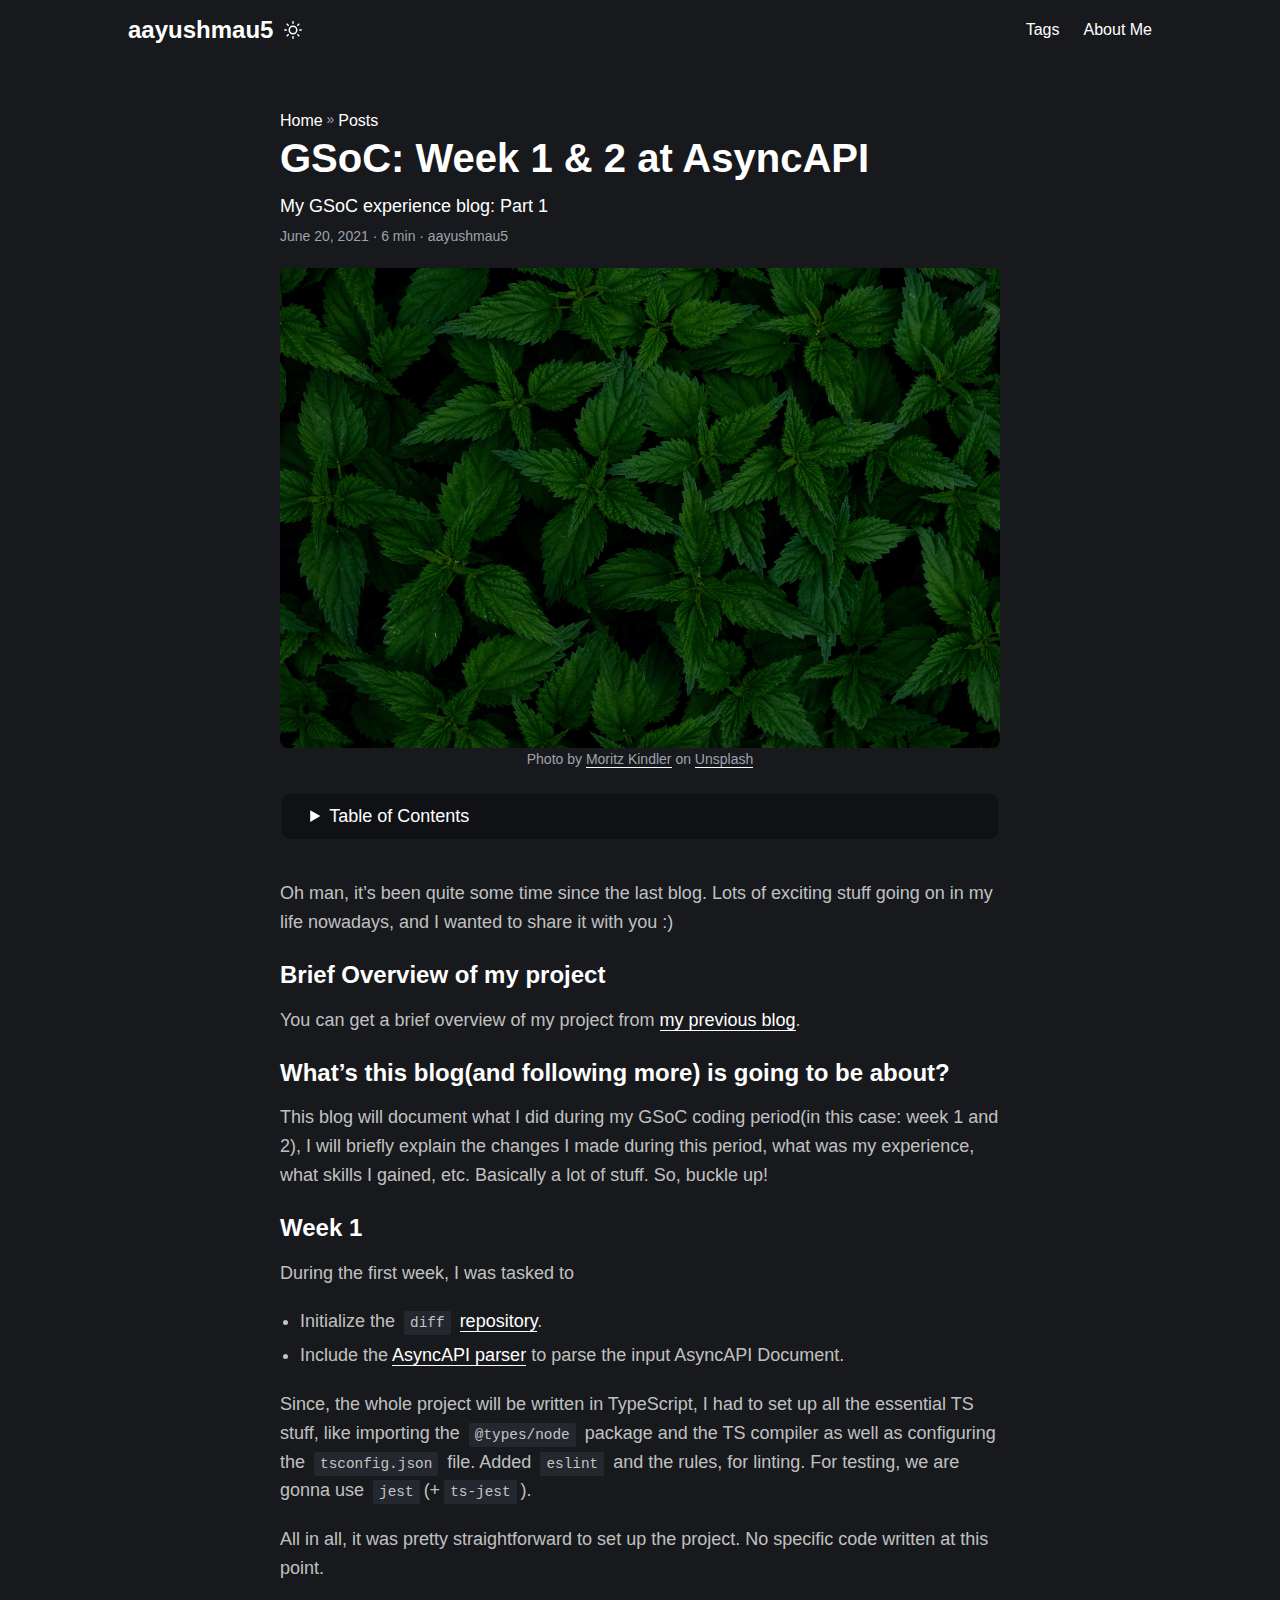
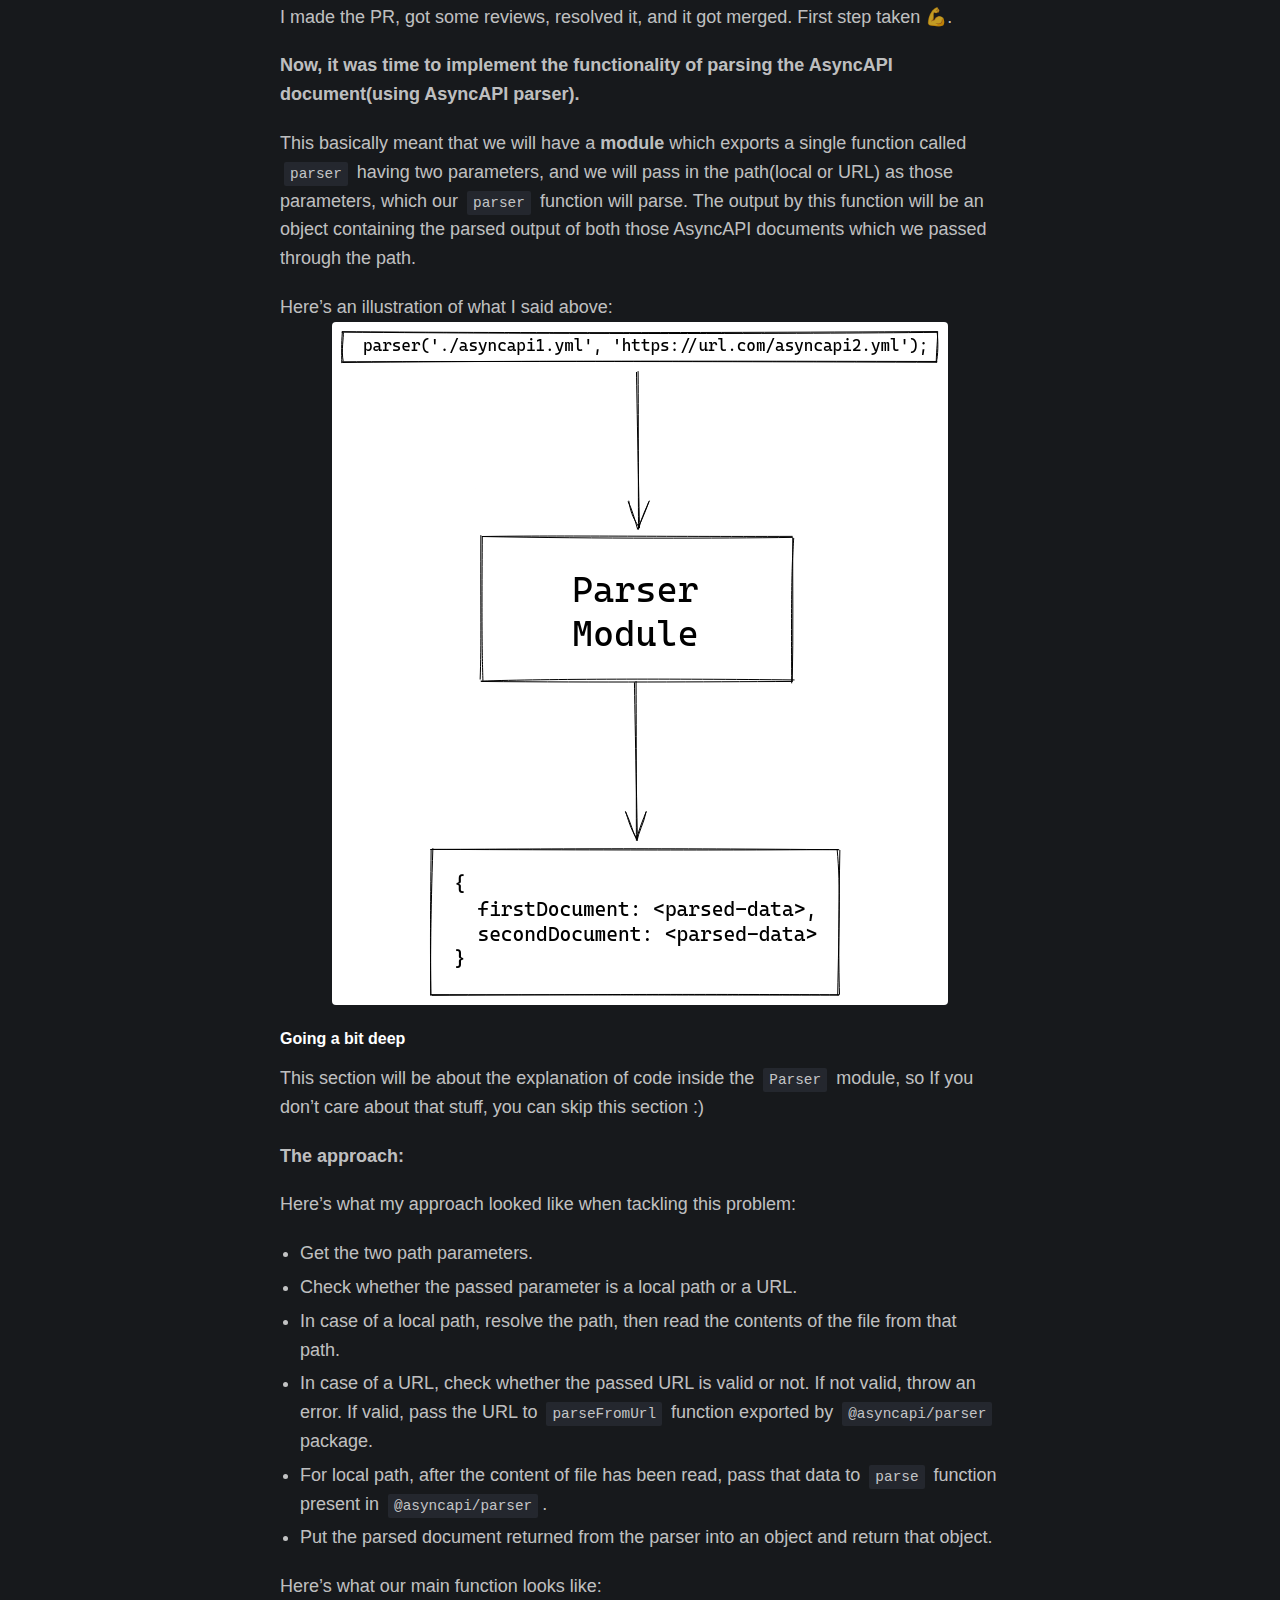
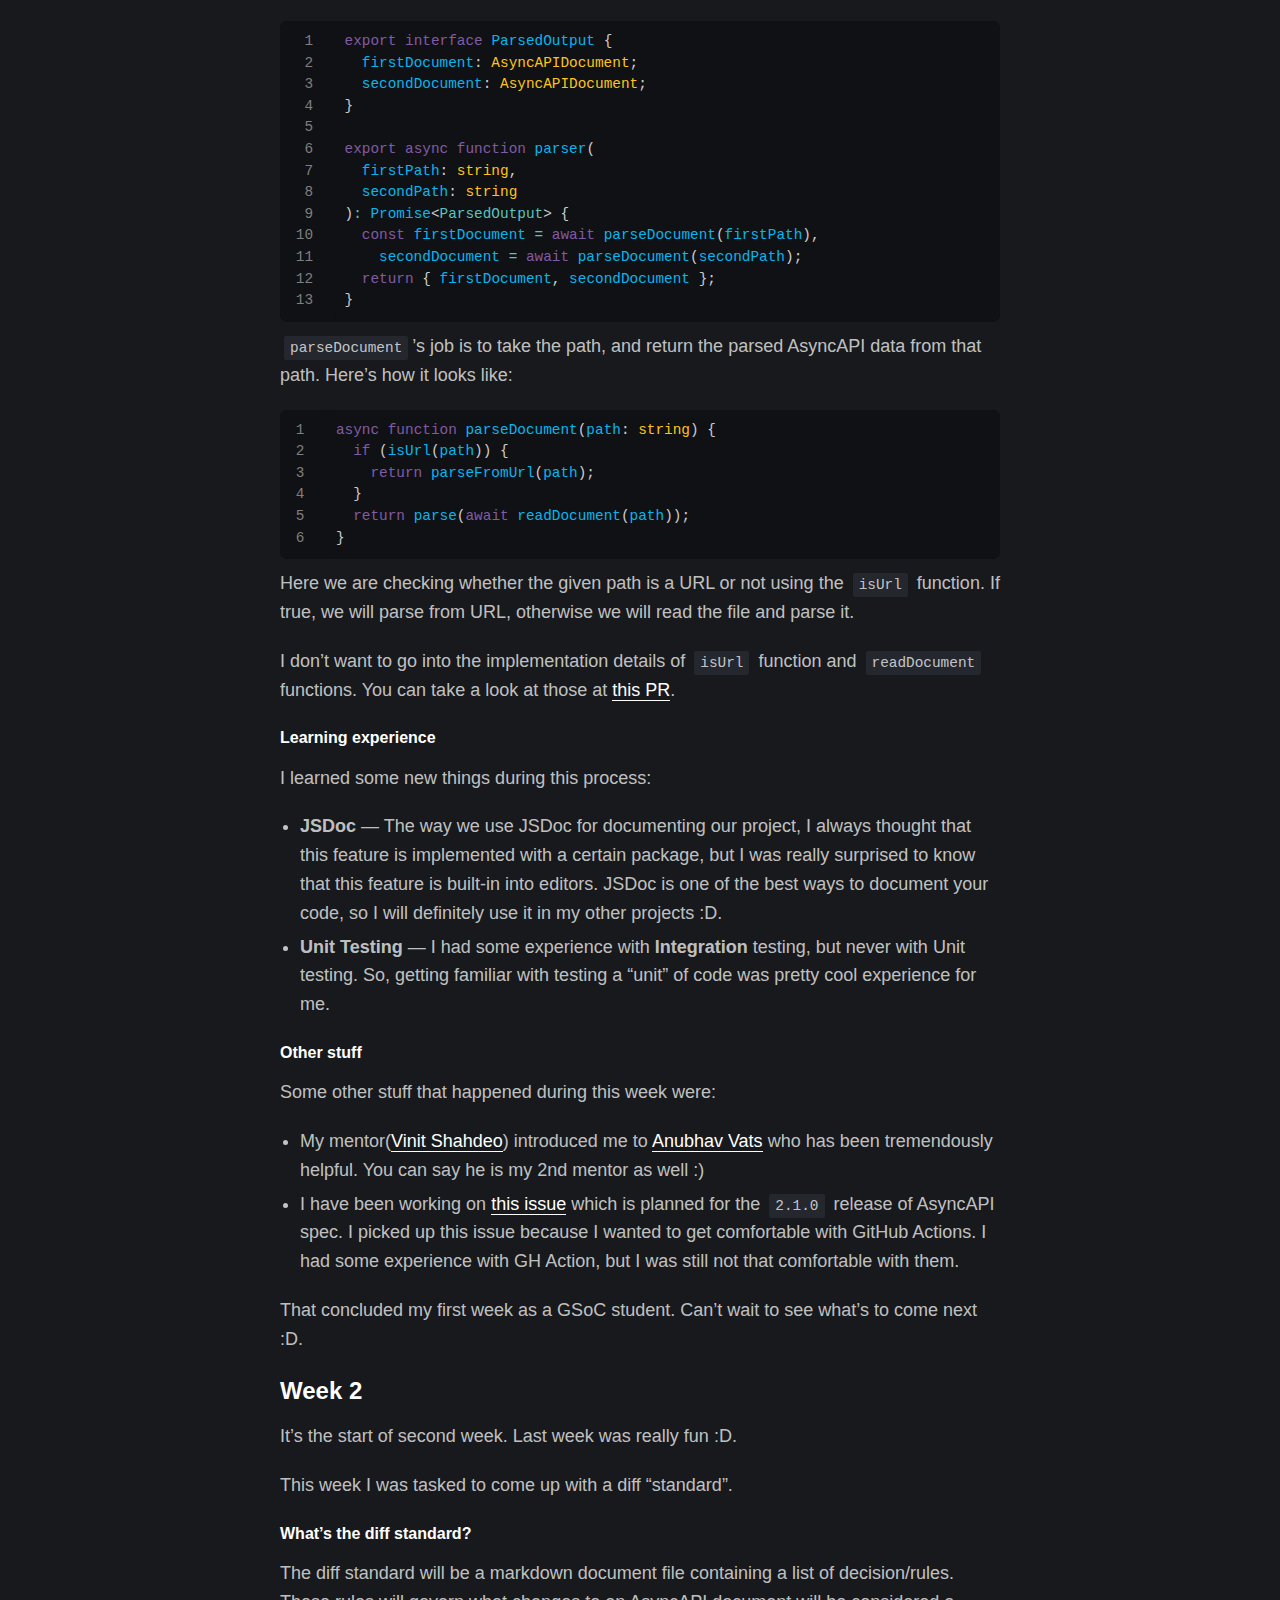
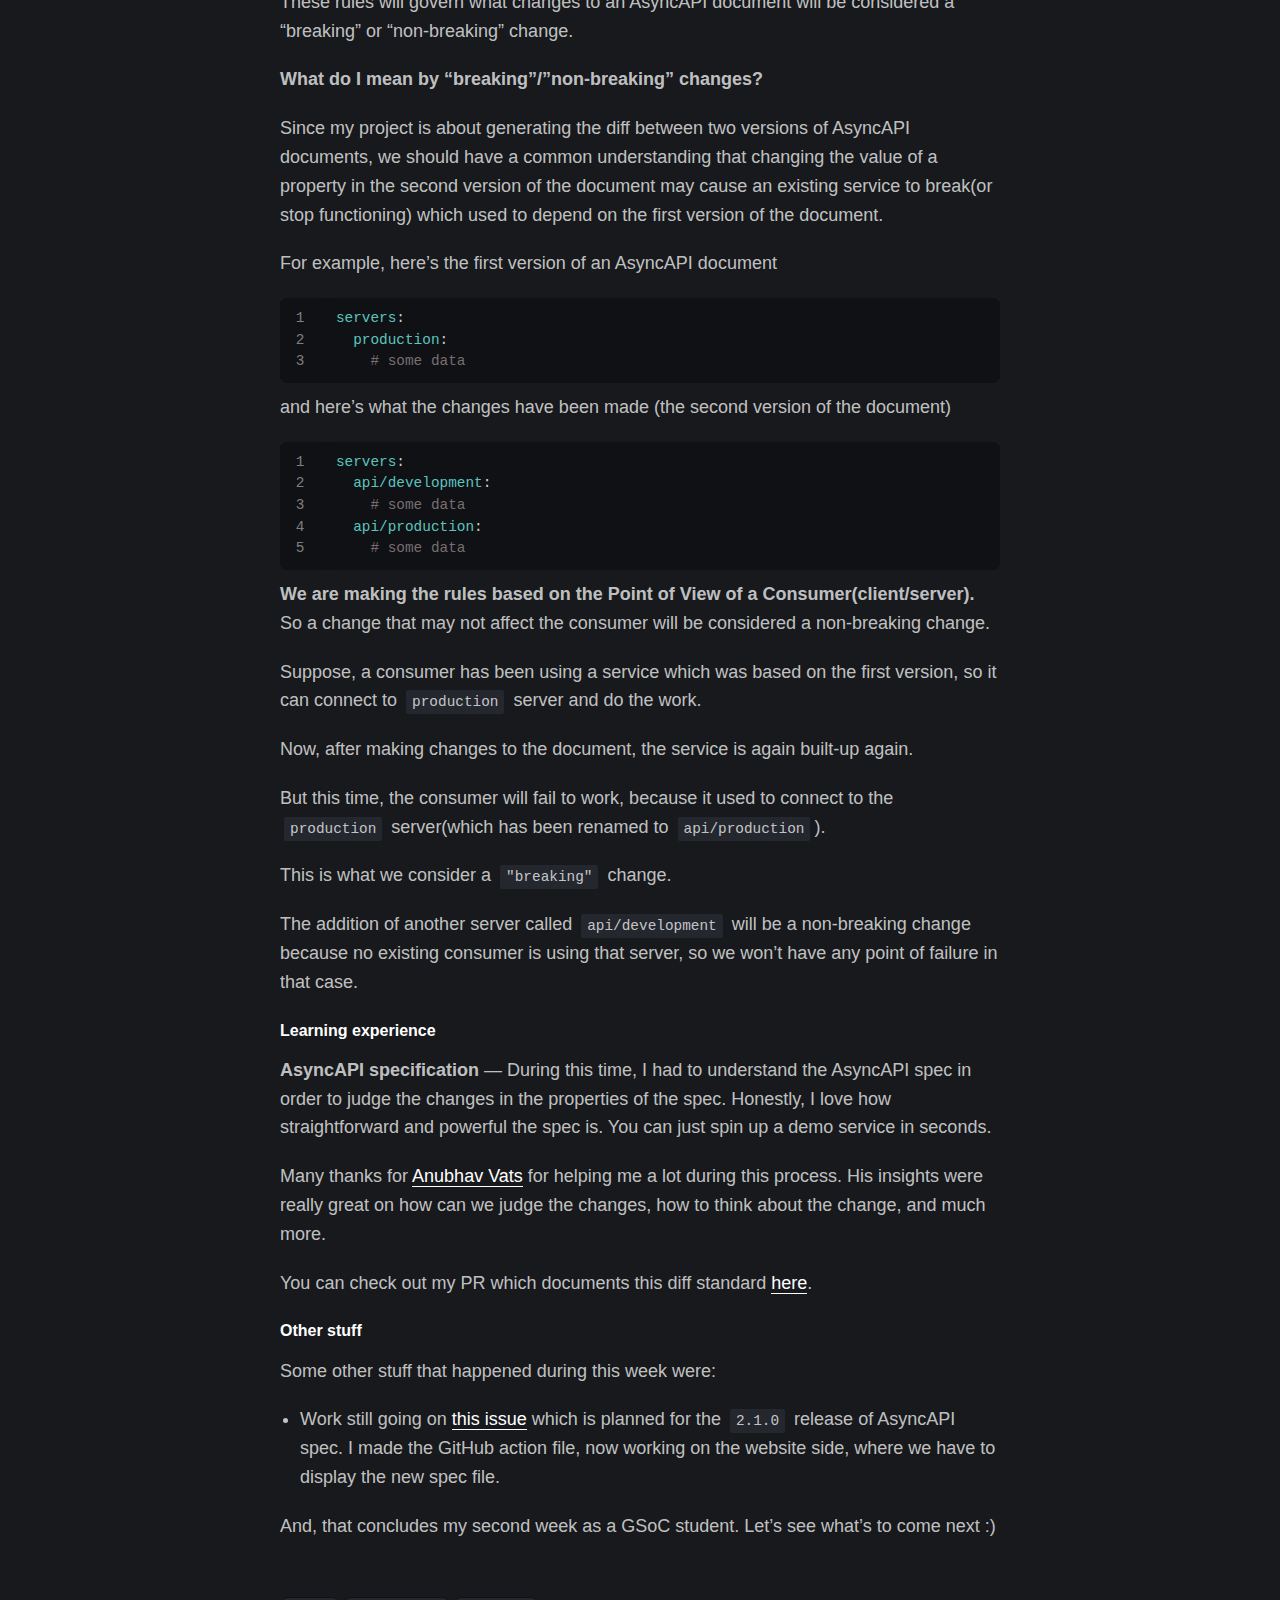
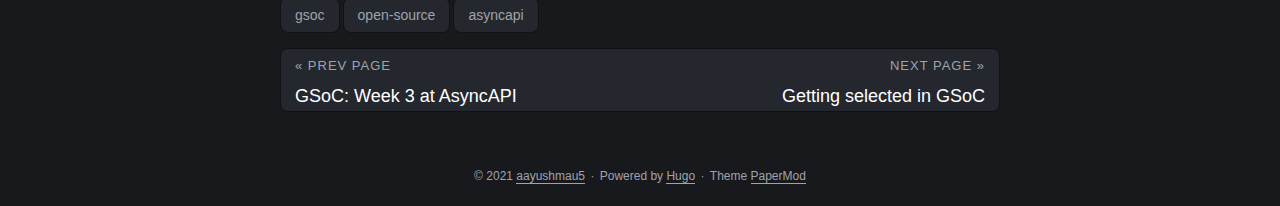
<file: posts/week-1-2-at-asyncapi/index.html>
<!doctype html><html lang=en dir=auto><head><meta charset=utf-8><meta http-equiv=x-ua-compatible content="IE=edge"><meta name=viewport content="width=device-width,initial-scale=1,shrink-to-fit=no"><meta name=robots content="index, follow"><title>GSoC: Week 1 & 2 at AsyncAPI | aayushmau5</title><meta name=keywords content="gsoc,open-source,asyncapi"><meta name=description content="My GSoC experience blog: Part 1"><meta name=author content="aayushmau5"><link rel=canonical href=http://aayushmau5.github.io/posts/week-1-2-at-asyncapi/><link crossorigin=anonymous href=/assets/css/stylesheet.min.171a9fe3afcb8121142bba0bd75a0c80df9f60187fa81f28fa8acef347a12de9.css integrity="sha256-Fxqf46/LgSEUK7oL11oMgN+fYBh/qB8o+orO80ehLek=" rel="preload stylesheet" as=style><link rel=icon href=http://aayushmau5.github.io/favicon.ico><link rel=icon type=image/png sizes=16x16 href=http://aayushmau5.github.io/favicon-16x16.png><link rel=icon type=image/png sizes=32x32 href=http://aayushmau5.github.io/favicon-32x32.png><link rel=apple-touch-icon href=http://aayushmau5.github.io/apple-touch-icon.png><link rel=mask-icon href=http://aayushmau5.github.io/safari-pinned-tab.svg><meta name=theme-color content="#2e2e33"><meta name=msapplication-TileColor content="#2e2e33"><meta name=generator content="Hugo 0.84.4"><meta property="og:title" content="GSoC: Week 1 & 2 at AsyncAPI"><meta property="og:description" content="My GSoC experience blog: Part 1"><meta property="og:type" content="article"><meta property="og:url" content="http://aayushmau5.github.io/posts/week-1-2-at-asyncapi/"><meta property="og:image" content="http://aayushmau5.github.io/week-1-2/moritz-kindler-JpeNqoeJ-OY-unsplash.jpg"><meta property="article:section" content="posts"><meta property="article:published_time" content="2021-06-20T21:13:49+05:30"><meta property="article:modified_time" content="2021-06-20T21:13:49+05:30"><meta name=twitter:card content="summary_large_image"><meta name=twitter:image content="http://aayushmau5.github.io/week-1-2/moritz-kindler-JpeNqoeJ-OY-unsplash.jpg"><meta name=twitter:title content="GSoC: Week 1 & 2 at AsyncAPI"><meta name=twitter:description content="My GSoC experience blog: Part 1"><script type=application/ld+json>{"@context":"https://schema.org","@type":"BreadcrumbList","itemListElement":[{"@type":"ListItem","position":1,"name":"Posts","item":"http://aayushmau5.github.io/posts/"},{"@type":"ListItem","position":2,"name":"GSoC: Week 1 \u0026 2 at AsyncAPI","item":"http://aayushmau5.github.io/posts/week-1-2-at-asyncapi/"}]}</script><script type=application/ld+json>{"@context":"https://schema.org","@type":"BlogPosting","headline":"GSoC: Week 1 \u0026 2 at AsyncAPI","name":"GSoC: Week 1 \u0026 2 at AsyncAPI","description":"My GSoC experience blog: Part 1","keywords":["gsoc","open-source","asyncapi"],"articleBody":"Oh man, it’s been quite some time since the last blog. Lots of exciting stuff going on in my life nowadays, and I wanted to share it with you :)\nBrief Overview of my project You can get a brief overview of my project from my previous blog.\nWhat’s this blog(and following more) is going to be about? This blog will document what I did during my GSoC coding period(in this case: week 1 and 2), I will briefly explain the changes I made during this period, what was my experience, what skills I gained, etc. Basically a lot of stuff. So, buckle up!\nWeek 1 During the first week, I was tasked to\n Initialize the diff repository. Include the AsyncAPI parser to parse the input AsyncAPI Document.  Since, the whole project will be written in TypeScript, I had to set up all the essential TS stuff, like importing the @types/node package and the TS compiler as well as configuring the tsconfig.json file. Added eslint and the rules, for linting. For testing, we are gonna use jest(+ts-jest).\nAll in all, it was pretty straightforward to set up the project. No specific code written at this point.\nI made the PR, got some reviews, resolved it, and it got merged. First step taken 💪.\nNow, it was time to implement the functionality of parsing the AsyncAPI document(using AsyncAPI parser).\nThis basically meant that we will have a module which exports a single function called parser having two parameters, and we will pass in the path(local or URL) as those parameters, which our parser function will parse. The output by this function will be an object containing the parsed output of both those AsyncAPI documents which we passed through the path.\nHere’s an illustration of what I said above: Going a bit deep This section will be about the explanation of code inside the Parser module, so If you don’t care about that stuff, you can skip this section :)\nThe approach:\nHere’s what my approach looked like when tackling this problem:\n Get the two path parameters. Check whether the passed parameter is a local path or a URL. In case of a local path, resolve the path, then read the contents of the file from that path. In case of a URL, check whether the passed URL is valid or not. If not valid, throw an error. If valid, pass the URL to parseFromUrl function exported by @asyncapi/parser package. For local path, after the content of file has been read, pass that data to parse function present in @asyncapi/parser. Put the parsed document returned from the parser into an object and return that object.  Here’s what our main function looks like:\n1 2 3 4 5 6 7 8 9 10 11 12 13  export interface ParsedOutput { firstDocument: AsyncAPIDocument; secondDocument: AsyncAPIDocument; } export async function parser( firstPath: string, secondPath: string ): PromiseParsedOutput { const firstDocument = await parseDocument(firstPath), secondDocument = await parseDocument(secondPath); return { firstDocument, secondDocument }; }   parseDocument’s job is to take the path, and return the parsed AsyncAPI data from that path. Here’s how it looks like:\n1 2 3 4 5 6  async function parseDocument(path: string) { if (isUrl(path)) { return parseFromUrl(path); } return parse(await readDocument(path)); }   Here we are checking whether the given path is a URL or not using the isUrl function. If true, we will parse from URL, otherwise we will read the file and parse it.\nI don’t want to go into the implementation details of isUrl function and readDocument functions. You can take a look at those at this PR.\nLearning experience I learned some new things during this process:\n  JSDoc — The way we use JSDoc for documenting our project, I always thought that this feature is implemented with a certain package, but I was really surprised to know that this feature is built-in into editors. JSDoc is one of the best ways to document your code, so I will definitely use it in my other projects :D.\n  Unit Testing — I had some experience with Integration testing, but never with Unit testing. So, getting familiar with testing a “unit” of code was pretty cool experience for me.\n  Other stuff Some other stuff that happened during this week were:\n My mentor(Vinit Shahdeo) introduced me to Anubhav Vats who has been tremendously helpful. You can say he is my 2nd mentor as well :) I have been working on this issue which is planned for the 2.1.0 release of AsyncAPI spec. I picked up this issue because I wanted to get comfortable with GitHub Actions. I had some experience with GH Action, but I was still not that comfortable with them.  That concluded my first week as a GSoC student. Can’t wait to see what’s to come next :D.\nWeek 2 It’s the start of second week. Last week was really fun :D.\nThis week I was tasked to come up with a diff “standard”.\nWhat’s the diff standard? The diff standard will be a markdown document file containing a list of decision/rules. These rules will govern what changes to an AsyncAPI document will be considered a “breaking” or “non-breaking” change.\nWhat do I mean by “breaking”/”non-breaking” changes?\nSince my project is about generating the diff between two versions of AsyncAPI documents, we should have a common understanding that changing the value of a property in the second version of the document may cause an existing service to break(or stop functioning) which used to depend on the first version of the document.\nFor example, here’s the first version of an AsyncAPI document\n1 2 3  servers: production: # some data   and here’s what the changes have been made (the second version of the document)\n1 2 3 4 5  servers: api/development: # some data api/production: # some data   We are making the rules based on the Point of View of a Consumer(client/server). So a change that may not affect the consumer will be considered a non-breaking change.\nSuppose, a consumer has been using a service which was based on the first version, so it can connect to production server and do the work.\nNow, after making changes to the document, the service is again built-up again.\nBut this time, the consumer will fail to work, because it used to connect to the production server(which has been renamed to api/production).\nThis is what we consider a \"breaking\" change.\nThe addition of another server called api/development will be a non-breaking change because no existing consumer is using that server, so we won’t have any point of failure in that case.\nLearning experience AsyncAPI specification — During this time, I had to understand the AsyncAPI spec in order to judge the changes in the properties of the spec. Honestly, I love how straightforward and powerful the spec is. You can just spin up a demo service in seconds.\nMany thanks for Anubhav Vats for helping me a lot during this process. His insights were really great on how can we judge the changes, how to think about the change, and much more.\nYou can check out my PR which documents this diff standard here.\nOther stuff Some other stuff that happened during this week were:\n Work still going on this issue which is planned for the 2.1.0 release of AsyncAPI spec. I made the GitHub action file, now working on the website side, where we have to display the new spec file.  And, that concludes my second week as a GSoC student. Let’s see what’s to come next :)\n","wordCount":"1254","inLanguage":"en","image":"http://aayushmau5.github.io/week-1-2/moritz-kindler-JpeNqoeJ-OY-unsplash.jpg","datePublished":"2021-06-20T21:13:49+05:30","dateModified":"2021-06-20T21:13:49+05:30","author":{"@type":"Person","name":"aayushmau5"},"mainEntityOfPage":{"@type":"WebPage","@id":"http://aayushmau5.github.io/posts/week-1-2-at-asyncapi/"},"publisher":{"@type":"Organization","name":"aayushmau5","logo":{"@type":"ImageObject","url":"http://aayushmau5.github.io/favicon.ico"}}}</script></head><body class=dark id=top><script>localStorage.getItem("pref-theme")==="light"&&document.body.classList.remove('dark')</script><noscript><style type=text/css>#theme-toggle,.top-link{display:none}</style></noscript><header class=header><nav class=nav><div class=logo><a href=http://aayushmau5.github.io/ accesskey=h title="aayushmau5 (Alt + H)">aayushmau5</a>
<span class=logo-switches><button id=theme-toggle accesskey=t title="(Alt + T)"><svg id="moon" xmlns="http://www.w3.org/2000/svg" width="24" height="24" viewBox="0 0 24 24" fill="none" stroke="currentcolor" stroke-width="2" stroke-linecap="round" stroke-linejoin="round"><path d="M21 12.79A9 9 0 1111.21 3 7 7 0 0021 12.79z"/></svg><svg id="sun" xmlns="http://www.w3.org/2000/svg" width="24" height="24" viewBox="0 0 24 24" fill="none" stroke="currentcolor" stroke-width="2" stroke-linecap="round" stroke-linejoin="round"><circle cx="12" cy="12" r="5"/><line x1="12" y1="1" x2="12" y2="3"/><line x1="12" y1="21" x2="12" y2="23"/><line x1="4.22" y1="4.22" x2="5.64" y2="5.64"/><line x1="18.36" y1="18.36" x2="19.78" y2="19.78"/><line x1="1" y1="12" x2="3" y2="12"/><line x1="21" y1="12" x2="23" y2="12"/><line x1="4.22" y1="19.78" x2="5.64" y2="18.36"/><line x1="18.36" y1="5.64" x2="19.78" y2="4.22"/></svg></button></span></div><ul id=menu onscroll=menu_on_scroll()><li><a href=http://aayushmau5.github.io/tags/ title=Tags><span>Tags</span></a></li><li><a href=http://aayushmau5.github.io/about/ title="About Me"><span>About Me</span></a></li></ul></nav></header><main class=main><article class=post-single><header class=post-header><div class=breadcrumbs><a href=http://aayushmau5.github.io/>Home</a>&nbsp;»&nbsp;<a href=http://aayushmau5.github.io/posts/>Posts</a></div><h1 class=post-title>GSoC: Week 1 & 2 at AsyncAPI</h1><div class=post-description>My GSoC experience blog: Part 1</div><div class=post-meta>June 20, 2021&nbsp;·&nbsp;6 min&nbsp;·&nbsp;aayushmau5</div></header><figure class=entry-cover><img loading=lazy src=http://aayushmau5.github.io/week-1-2/moritz-kindler-JpeNqoeJ-OY-unsplash.jpg alt="Green leaves"><p>Photo by <a href=https://unsplash.com/@moritz_photography>Moritz Kindler</a> on <a href=https://unsplash.com/>Unsplash</a></p></figure><div class=toc><details><summary accesskey=c title="(Alt + C)"><div class=details>Table of Contents</div></summary><div class=inner><ul><li><a href=#brief-overview-of-my-project aria-label="Brief Overview of my project">Brief Overview of my project</a></li><li><a href=#whats-this-blogand-following-more-is-going-to-be-about aria-label="What&amp;rsquo;s this blog(and following more) is going to be about?">What&rsquo;s this blog(and following more) is going to be about?</a></li><li><a href=#week-1 aria-label="Week 1">Week 1</a><ul><li><a href=#going-a-bit-deep aria-label="Going a bit deep">Going a bit deep</a></li><li><a href=#learning-experience aria-label="Learning experience">Learning experience</a></li><li><a href=#other-stuff aria-label="Other stuff">Other stuff</a></li></ul></li><li><a href=#week-2 aria-label="Week 2">Week 2</a><ul><li><a href=#whats-the-diff-standard aria-label="What&amp;rsquo;s the diff standard?">What&rsquo;s the diff standard?</a></li><li><a href=#learning-experience-1 aria-label="Learning experience">Learning experience</a></li><li><a href=#other-stuff-1 aria-label="Other stuff">Other stuff</a></li></ul></li></ul></div></details></div><div class=post-content><p>Oh man, it&rsquo;s been quite some time since the last blog. Lots of exciting stuff going on in my life nowadays, and I wanted to share it with you :)</p><h3 id=brief-overview-of-my-project>Brief Overview of my project<a hidden class=anchor aria-hidden=true href=#brief-overview-of-my-project>#</a></h3><p>You can get a brief overview of my project from <a href=https://aayushmau5.github.io/posts/gsoc/>my previous blog</a>.</p><h3 id=whats-this-blogand-following-more-is-going-to-be-about>What&rsquo;s this blog(and following more) is going to be about?<a hidden class=anchor aria-hidden=true href=#whats-this-blogand-following-more-is-going-to-be-about>#</a></h3><p>This blog will document what I did during my GSoC coding period(in this case: week 1 and 2), I will briefly explain the changes I made during this period, what was my experience, what skills I gained, etc. Basically a lot of stuff. So, buckle up!</p><h3 id=week-1>Week 1<a hidden class=anchor aria-hidden=true href=#week-1>#</a></h3><p>During the first week, I was tasked to</p><ul><li>Initialize the <code>diff</code> <a href=https://github.com/asyncapi/diff>repository</a>.</li><li>Include the <a href=https://github.com/asyncapi/parser-js>AsyncAPI parser</a> to parse the input AsyncAPI Document.</li></ul><p>Since, the whole project will be written in TypeScript, I had to set up all the essential TS stuff, like importing the <code>@types/node</code> package and the TS compiler as well as configuring the <code>tsconfig.json</code> file. Added <code>eslint</code> and the rules, for linting. For testing, we are gonna use <code>jest</code>(+<code>ts-jest</code>).</p><p>All in all, it was pretty straightforward to set up the project. No specific code written at this point.</p><p>I made the PR, got some reviews, resolved it, and it got merged. First step taken 💪.</p><p><strong>Now, it was time to implement the functionality of parsing the AsyncAPI document(using AsyncAPI parser).</strong></p><p>This basically meant that we will have a <strong>module</strong> which exports a single function called <code>parser</code> having two parameters, and we will pass in the path(local or URL) as those parameters, which our <code>parser</code> function will parse. The output by this function will be an object containing the parsed output of both those AsyncAPI documents which we passed through the path.</p><p>Here&rsquo;s an illustration of what I said above:
<img loading=lazy src=/week-1-2/parser-module.png#center alt=parser-module-illustrastion></p><h4 id=going-a-bit-deep>Going a bit deep<a hidden class=anchor aria-hidden=true href=#going-a-bit-deep>#</a></h4><p>This section will be about the explanation of code inside the <code>Parser</code> module, so If you don&rsquo;t care about that stuff, you can skip this section :)</p><p><strong>The approach:</strong></p><p>Here&rsquo;s what my approach looked like when tackling this problem:</p><ul><li>Get the two path parameters.</li><li>Check whether the passed parameter is a local path or a URL.</li><li>In case of a local path, resolve the path, then read the contents of the file from that path.</li><li>In case of a URL, check whether the passed URL is valid or not. If not valid, throw an error. If valid, pass the URL to <code>parseFromUrl</code> function exported by <code>@asyncapi/parser</code> package.</li><li>For local path, after the content of file has been read, pass that data to <code>parse</code> function present in <code>@asyncapi/parser</code>.</li><li>Put the parsed document returned from the parser into an object and return that object.</li></ul><p>Here&rsquo;s what our main function looks like:</p><div class=highlight><div style=color:#e7e9db;background-color:#2f1e2e;-moz-tab-size:4;-o-tab-size:4;tab-size:4><table style=border-spacing:0;padding:0;margin:0;border:0;width:auto;overflow:auto;display:block><tr><td style=vertical-align:top;padding:0;margin:0;border:0><pre style=color:#e7e9db;background-color:#2f1e2e;-moz-tab-size:4;-o-tab-size:4;tab-size:4><code><span style="margin-right:.4em;padding:0 .4em;color:#7f7f7f"> 1
</span><span style="margin-right:.4em;padding:0 .4em;color:#7f7f7f"> 2
</span><span style="margin-right:.4em;padding:0 .4em;color:#7f7f7f"> 3
</span><span style="margin-right:.4em;padding:0 .4em;color:#7f7f7f"> 4
</span><span style="margin-right:.4em;padding:0 .4em;color:#7f7f7f"> 5
</span><span style="margin-right:.4em;padding:0 .4em;color:#7f7f7f"> 6
</span><span style="margin-right:.4em;padding:0 .4em;color:#7f7f7f"> 7
</span><span style="margin-right:.4em;padding:0 .4em;color:#7f7f7f"> 8
</span><span style="margin-right:.4em;padding:0 .4em;color:#7f7f7f"> 9
</span><span style="margin-right:.4em;padding:0 .4em;color:#7f7f7f">10
</span><span style="margin-right:.4em;padding:0 .4em;color:#7f7f7f">11
</span><span style="margin-right:.4em;padding:0 .4em;color:#7f7f7f">12
</span><span style="margin-right:.4em;padding:0 .4em;color:#7f7f7f">13
</span></code></pre></td><td style=vertical-align:top;padding:0;margin:0;border:0;width:100%><pre style=color:#e7e9db;background-color:#2f1e2e;-moz-tab-size:4;-o-tab-size:4;tab-size:4><code class=language-ts data-lang=ts><span style=color:#815ba4>export</span> <span style=color:#815ba4>interface</span> <span style=color:#06b6ef>ParsedOutput</span> {
  <span style=color:#06b6ef>firstDocument</span>: <span style=color:#fec418>AsyncAPIDocument</span>;
  <span style=color:#06b6ef>secondDocument</span>: <span style=color:#fec418>AsyncAPIDocument</span>;
}

<span style=color:#815ba4>export</span> <span style=color:#815ba4>async</span> <span style=color:#815ba4>function</span> <span style=color:#06b6ef>parser</span>(
  <span style=color:#06b6ef>firstPath</span>: <span style=color:#fec418>string</span>,
  <span style=color:#06b6ef>secondPath</span>: <span style=color:#fec418>string</span>
)<span style=color:#5bc4bf>:</span> <span style=color:#06b6ef>Promise</span>&lt;<span style=color:#5bc4bf>ParsedOutput</span>&gt; {
  <span style=color:#815ba4>const</span> <span style=color:#06b6ef>firstDocument</span> <span style=color:#5bc4bf>=</span> <span style=color:#815ba4>await</span> <span style=color:#06b6ef>parseDocument</span>(<span style=color:#06b6ef>firstPath</span>),
    <span style=color:#06b6ef>secondDocument</span> <span style=color:#5bc4bf>=</span> <span style=color:#815ba4>await</span> <span style=color:#06b6ef>parseDocument</span>(<span style=color:#06b6ef>secondPath</span>);
  <span style=color:#815ba4>return</span> { <span style=color:#06b6ef>firstDocument</span>, <span style=color:#06b6ef>secondDocument</span> };
}
</code></pre></td></tr></table></div></div><p><code>parseDocument</code>&rsquo;s job is to take the path, and return the parsed AsyncAPI data from that path. Here&rsquo;s how it looks like:</p><div class=highlight><div style=color:#e7e9db;background-color:#2f1e2e;-moz-tab-size:4;-o-tab-size:4;tab-size:4><table style=border-spacing:0;padding:0;margin:0;border:0;width:auto;overflow:auto;display:block><tr><td style=vertical-align:top;padding:0;margin:0;border:0><pre style=color:#e7e9db;background-color:#2f1e2e;-moz-tab-size:4;-o-tab-size:4;tab-size:4><code><span style="margin-right:.4em;padding:0 .4em;color:#7f7f7f">1
</span><span style="margin-right:.4em;padding:0 .4em;color:#7f7f7f">2
</span><span style="margin-right:.4em;padding:0 .4em;color:#7f7f7f">3
</span><span style="margin-right:.4em;padding:0 .4em;color:#7f7f7f">4
</span><span style="margin-right:.4em;padding:0 .4em;color:#7f7f7f">5
</span><span style="margin-right:.4em;padding:0 .4em;color:#7f7f7f">6
</span></code></pre></td><td style=vertical-align:top;padding:0;margin:0;border:0;width:100%><pre style=color:#e7e9db;background-color:#2f1e2e;-moz-tab-size:4;-o-tab-size:4;tab-size:4><code class=language-ts data-lang=ts><span style=color:#815ba4>async</span> <span style=color:#815ba4>function</span> <span style=color:#06b6ef>parseDocument</span>(<span style=color:#06b6ef>path</span>: <span style=color:#fec418>string</span>) {
  <span style=color:#815ba4>if</span> (<span style=color:#06b6ef>isUrl</span>(<span style=color:#06b6ef>path</span>)) {
    <span style=color:#815ba4>return</span> <span style=color:#06b6ef>parseFromUrl</span>(<span style=color:#06b6ef>path</span>);
  }
  <span style=color:#815ba4>return</span> <span style=color:#06b6ef>parse</span>(<span style=color:#815ba4>await</span> <span style=color:#06b6ef>readDocument</span>(<span style=color:#06b6ef>path</span>));
}
</code></pre></td></tr></table></div></div><p>Here we are checking whether the given path is a URL or not using the <code>isUrl</code> function. If true, we will parse from URL, otherwise we will read the file and parse it.</p><p>I don&rsquo;t want to go into the implementation details of <code>isUrl</code> function and <code>readDocument</code> functions. You can take a look at those at <a href=https://github.com/asyncapi/diff/pull/7>this PR</a>.</p><h4 id=learning-experience>Learning experience<a hidden class=anchor aria-hidden=true href=#learning-experience>#</a></h4><p>I learned some new things during this process:</p><ul><li><p><strong>JSDoc</strong> — The way we use JSDoc for documenting our project, I always thought that this feature is implemented with a certain package, but I was really surprised to know that this feature is built-in into editors. JSDoc is one of the best ways to document your code, so I will definitely use it in my other projects :D.</p></li><li><p><strong>Unit Testing</strong> — I had some experience with <strong>Integration</strong> testing, but never with Unit testing. So, getting familiar with testing a “unit” of code was pretty cool experience for me.</p></li></ul><h4 id=other-stuff>Other stuff<a hidden class=anchor aria-hidden=true href=#other-stuff>#</a></h4><p>Some other stuff that happened during this week were:</p><ul><li>My mentor(<a href=https://github.com/vinitshahdeo>Vinit Shahdeo</a>) introduced me to <a href=https://github.com/onbit-syn>Anubhav Vats</a> who has been tremendously helpful. You can say he is my 2nd mentor as well :)</li><li>I have been working on <a href=https://github.com/asyncapi/website/issues/86>this issue</a> which is planned for the <code>2.1.0</code> release of AsyncAPI spec. I picked up this issue because I wanted to get comfortable with GitHub Actions. I had some experience with GH Action, but I was still not that comfortable with them.</li></ul><p>That concluded my first week as a GSoC student. Can&rsquo;t wait to see what&rsquo;s to come next :D.</p><h3 id=week-2>Week 2<a hidden class=anchor aria-hidden=true href=#week-2>#</a></h3><p>It&rsquo;s the start of second week. Last week was really fun :D.</p><p>This week I was tasked to come up with a diff “standard”.</p><h4 id=whats-the-diff-standard>What&rsquo;s the diff standard?<a hidden class=anchor aria-hidden=true href=#whats-the-diff-standard>#</a></h4><p>The diff standard will be a markdown document file containing a list of decision/rules. These rules will govern what changes to an AsyncAPI document will be considered a “breaking” or “non-breaking” change.</p><p><strong>What do I mean by “breaking”/”non-breaking” changes?</strong></p><p>Since my project is about generating the diff between two versions of AsyncAPI documents, we should have a common understanding that changing the value of a property in the second version of the document may cause an existing service to break(or stop functioning) which used to depend on the first version of the document.</p><p>For example, here&rsquo;s the first version of an AsyncAPI document</p><div class=highlight><div style=color:#e7e9db;background-color:#2f1e2e;-moz-tab-size:4;-o-tab-size:4;tab-size:4><table style=border-spacing:0;padding:0;margin:0;border:0;width:auto;overflow:auto;display:block><tr><td style=vertical-align:top;padding:0;margin:0;border:0><pre style=color:#e7e9db;background-color:#2f1e2e;-moz-tab-size:4;-o-tab-size:4;tab-size:4><code><span style="margin-right:.4em;padding:0 .4em;color:#7f7f7f">1
</span><span style="margin-right:.4em;padding:0 .4em;color:#7f7f7f">2
</span><span style="margin-right:.4em;padding:0 .4em;color:#7f7f7f">3
</span></code></pre></td><td style=vertical-align:top;padding:0;margin:0;border:0;width:100%><pre style=color:#e7e9db;background-color:#2f1e2e;-moz-tab-size:4;-o-tab-size:4;tab-size:4><code class=language-yml data-lang=yml><span style=color:#5bc4bf>servers</span>:
  <span style=color:#5bc4bf>production</span>:
    <span style=color:#776e71># some data</span>
</code></pre></td></tr></table></div></div><p>and here&rsquo;s what the changes have been made (the second version of the document)</p><div class=highlight><div style=color:#e7e9db;background-color:#2f1e2e;-moz-tab-size:4;-o-tab-size:4;tab-size:4><table style=border-spacing:0;padding:0;margin:0;border:0;width:auto;overflow:auto;display:block><tr><td style=vertical-align:top;padding:0;margin:0;border:0><pre style=color:#e7e9db;background-color:#2f1e2e;-moz-tab-size:4;-o-tab-size:4;tab-size:4><code><span style="margin-right:.4em;padding:0 .4em;color:#7f7f7f">1
</span><span style="margin-right:.4em;padding:0 .4em;color:#7f7f7f">2
</span><span style="margin-right:.4em;padding:0 .4em;color:#7f7f7f">3
</span><span style="margin-right:.4em;padding:0 .4em;color:#7f7f7f">4
</span><span style="margin-right:.4em;padding:0 .4em;color:#7f7f7f">5
</span></code></pre></td><td style=vertical-align:top;padding:0;margin:0;border:0;width:100%><pre style=color:#e7e9db;background-color:#2f1e2e;-moz-tab-size:4;-o-tab-size:4;tab-size:4><code class=language-yml data-lang=yml><span style=color:#5bc4bf>servers</span>:
  <span style=color:#5bc4bf>api/development</span>:
    <span style=color:#776e71># some data</span>
  <span style=color:#5bc4bf>api/production</span>:
    <span style=color:#776e71># some data</span>
</code></pre></td></tr></table></div></div><p><strong>We are making the rules based on the Point of View of a Consumer(client/server).</strong> So a change that may not affect the consumer will be considered a non-breaking change.</p><p>Suppose, a consumer has been using a service which was based on the first version, so it can connect to <code>production</code> server and do the work.</p><p>Now, after making changes to the document, the service is again built-up again.</p><p>But this time, the consumer will fail to work, because it used to connect to the <code>production</code> server(which has been renamed to <code>api/production</code>).</p><p>This is what we consider a <code>"breaking"</code> change.</p><p>The addition of another server called <code>api/development</code> will be a non-breaking change because no existing consumer is using that server, so we won&rsquo;t have any point of failure in that case.</p><h4 id=learning-experience-1>Learning experience<a hidden class=anchor aria-hidden=true href=#learning-experience-1>#</a></h4><p><strong>AsyncAPI specification</strong> — During this time, I had to understand the AsyncAPI spec in order to judge the changes in the properties of the spec. Honestly, I love how straightforward and powerful the spec is. You can just spin up a demo service in seconds.</p><p>Many thanks for <a href=https://github.com/onbit-syn>Anubhav Vats</a> for helping me a lot during this process. His insights were really great on how can we judge the changes, how to think about the change, and much more.</p><p>You can check out my PR which documents this diff standard <a href=https://github.com/asyncapi/diff/pull/9>here</a>.</p><h4 id=other-stuff-1>Other stuff<a hidden class=anchor aria-hidden=true href=#other-stuff-1>#</a></h4><p>Some other stuff that happened during this week were:</p><ul><li>Work still going on <a href=https://github.com/asyncapi/website/issues/86>this issue</a> which is planned for the <code>2.1.0</code> release of AsyncAPI spec. I made the GitHub action file, now working on the website side, where we have to display the new spec file.</li></ul><p>And, that concludes my second week as a GSoC student. Let&rsquo;s see what&rsquo;s to come next :)</p></div><footer class=post-footer><ul class=post-tags><li><a href=http://aayushmau5.github.io/tags/gsoc/>gsoc</a></li><li><a href=http://aayushmau5.github.io/tags/open-source/>open-source</a></li><li><a href=http://aayushmau5.github.io/tags/asyncapi/>asyncapi</a></li></ul><nav class=paginav><a class=prev href=http://aayushmau5.github.io/posts/week-3-at-asyncapi/><span class=title>« Prev Page</span><br><span>GSoC: Week 3 at AsyncAPI</span></a>
<a class=next href=http://aayushmau5.github.io/posts/gsoc/><span class=title>Next Page »</span><br><span>Getting selected in GSoC</span></a></nav></footer></article></main><footer class=footer><span>&copy; 2021 <a href=http://aayushmau5.github.io/>aayushmau5</a></span>
<span>&#183;</span>
<span>Powered by <a href=https://gohugo.io/ rel="noopener noreferrer" target=_blank>Hugo</a></span>
<span>&#183;</span>
<span>Theme <a href=https://git.io/hugopapermod rel=noopener target=_blank>PaperMod</a></span></footer><a href=#top aria-label="go to top" title="Go to Top (Alt + G)"><button class=top-link id=top-link type=button accesskey=g><svg xmlns="http://www.w3.org/2000/svg" viewBox="0 0 12 6" fill="currentcolor"><path d="M12 6H0l6-6z"/></svg></button></a>
<script>window.onload=function(){localStorage.getItem("menu-scroll-position")&&(document.getElementById('menu').scrollLeft=localStorage.getItem("menu-scroll-position"))};function menu_on_scroll(){localStorage.setItem("menu-scroll-position",document.getElementById('menu').scrollLeft)}document.querySelectorAll('a[href^="#"]').forEach(a=>{a.addEventListener("click",function(b){b.preventDefault();var a=this.getAttribute("href").substr(1);window.matchMedia('(prefers-reduced-motion: reduce)').matches?document.querySelector(`[id='${decodeURIComponent(a)}']`).scrollIntoView():document.querySelector(`[id='${decodeURIComponent(a)}']`).scrollIntoView({behavior:"smooth"}),a==="top"?history.replaceState(null,null," "):history.pushState(null,null,`#${a}`)})})</script><script>var mybutton=document.getElementById("top-link");window.onscroll=function(){document.body.scrollTop>800||document.documentElement.scrollTop>800?(mybutton.style.visibility="visible",mybutton.style.opacity="1"):(mybutton.style.visibility="hidden",mybutton.style.opacity="0")}</script><script>document.getElementById("theme-toggle").addEventListener("click",()=>{document.body.className.includes("dark")?(document.body.classList.remove('dark'),localStorage.setItem("pref-theme",'light')):(document.body.classList.add('dark'),localStorage.setItem("pref-theme",'dark'))})</script></body></html>
</file>
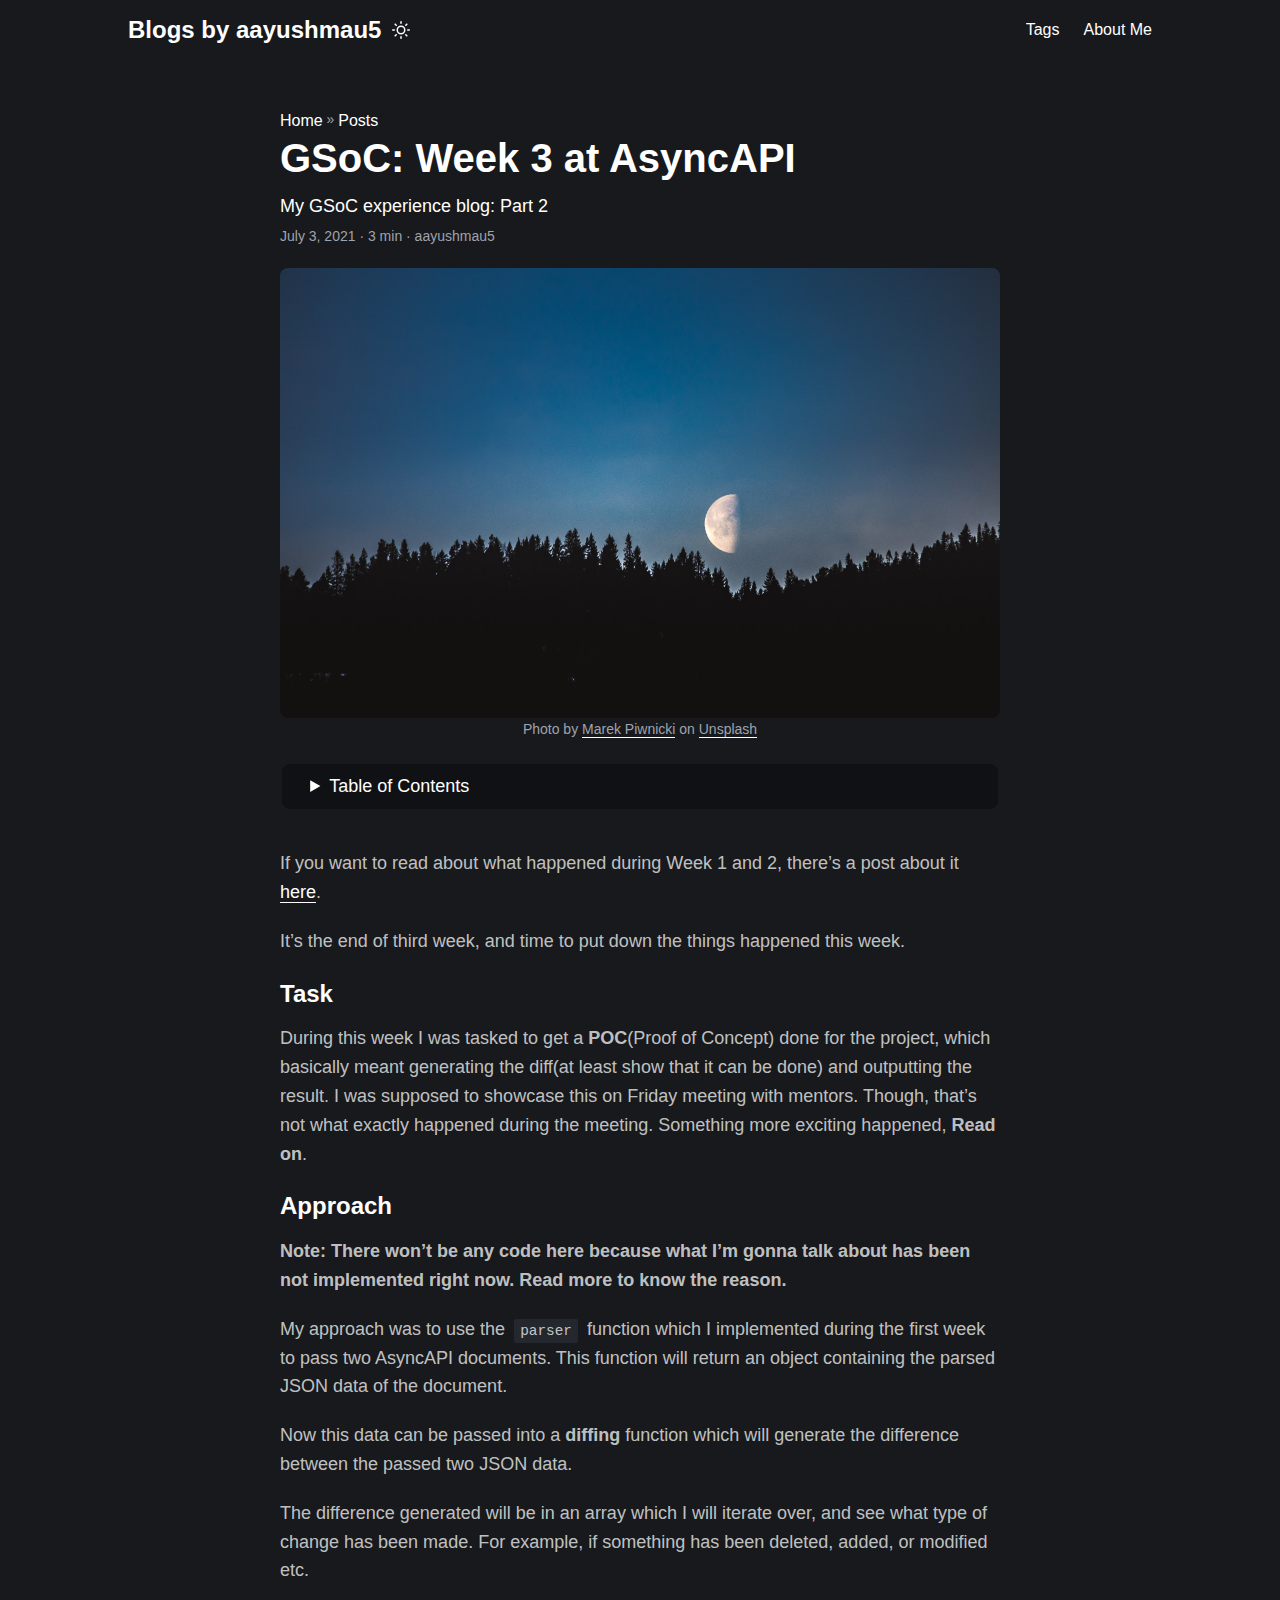
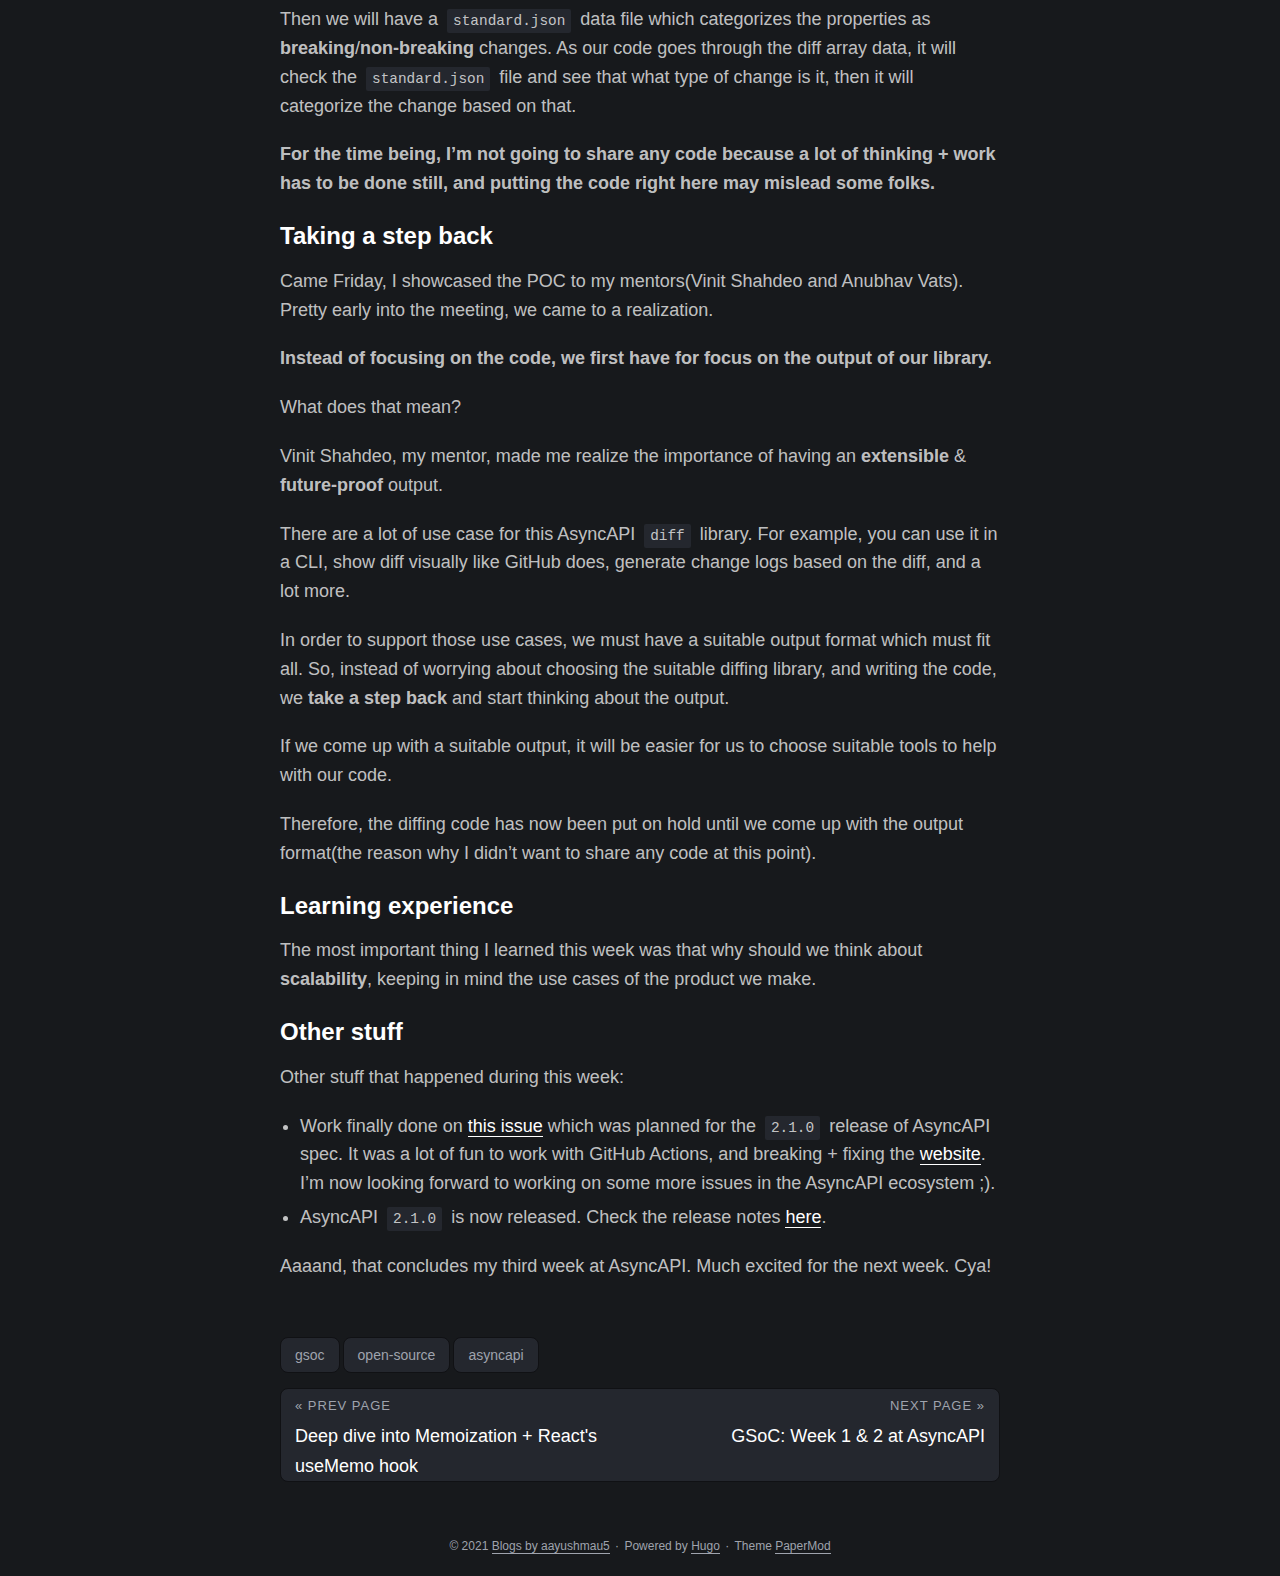
<file: posts/week-3-at-asyncapi/index.html>
<!doctype html><html lang=en dir=auto><head><meta charset=utf-8><meta http-equiv=x-ua-compatible content="IE=edge"><meta name=viewport content="width=device-width,initial-scale=1,shrink-to-fit=no"><meta name=robots content="index, follow"><title>GSoC: Week 3 at AsyncAPI | Blogs by aayushmau5</title><meta name=keywords content="gsoc,open-source,asyncapi"><meta name=description content="My GSoC experience blog: Part 2"><meta name=author content="aayushmau5"><link rel=canonical href=http://aayushmau5.github.io/posts/week-3-at-asyncapi/><link crossorigin=anonymous href=/assets/css/stylesheet.min.171a9fe3afcb8121142bba0bd75a0c80df9f60187fa81f28fa8acef347a12de9.css integrity="sha256-Fxqf46/LgSEUK7oL11oMgN+fYBh/qB8o+orO80ehLek=" rel="preload stylesheet" as=style><link rel=icon href=http://aayushmau5.github.io/favicon.ico><link rel=icon type=image/png sizes=16x16 href=http://aayushmau5.github.io/favicon-16x16.png><link rel=icon type=image/png sizes=32x32 href=http://aayushmau5.github.io/favicon-32x32.png><link rel=apple-touch-icon href=http://aayushmau5.github.io/apple-touch-icon.png><link rel=mask-icon href=http://aayushmau5.github.io/safari-pinned-tab.svg><meta name=theme-color content="#2e2e33"><meta name=msapplication-TileColor content="#2e2e33"><meta name=generator content="Hugo 0.85.0"><meta property="og:title" content="GSoC: Week 3 at AsyncAPI"><meta property="og:description" content="My GSoC experience blog: Part 2"><meta property="og:type" content="article"><meta property="og:url" content="http://aayushmau5.github.io/posts/week-3-at-asyncapi/"><meta property="og:image" content="http://aayushmau5.github.io/week-3/marek-piwnicki-cpNor3rFdWk-unsplash.jpg"><meta property="article:section" content="posts"><meta property="article:published_time" content="2021-07-03T21:13:49+05:30"><meta property="article:modified_time" content="2021-07-03T21:13:49+05:30"><meta name=twitter:card content="summary_large_image"><meta name=twitter:image content="http://aayushmau5.github.io/week-3/marek-piwnicki-cpNor3rFdWk-unsplash.jpg"><meta name=twitter:title content="GSoC: Week 3 at AsyncAPI"><meta name=twitter:description content="My GSoC experience blog: Part 2"><script type=application/ld+json>{"@context":"https://schema.org","@type":"BreadcrumbList","itemListElement":[{"@type":"ListItem","position":1,"name":"Posts","item":"http://aayushmau5.github.io/posts/"},{"@type":"ListItem","position":2,"name":"GSoC: Week 3 at AsyncAPI","item":"http://aayushmau5.github.io/posts/week-3-at-asyncapi/"}]}</script><script type=application/ld+json>{"@context":"https://schema.org","@type":"BlogPosting","headline":"GSoC: Week 3 at AsyncAPI","name":"GSoC: Week 3 at AsyncAPI","description":"My GSoC experience blog: Part 2","keywords":["gsoc","open-source","asyncapi"],"articleBody":"If you want to read about what happened during Week 1 and 2, there’s a post about it here.\nIt’s the end of third week, and time to put down the things happened this week.\nTask During this week I was tasked to get a POC(Proof of Concept) done for the project, which basically meant generating the diff(at least show that it can be done) and outputting the result. I was supposed to showcase this on Friday meeting with mentors. Though, that’s not what exactly happened during the meeting. Something more exciting happened, Read on.\nApproach Note: There won’t be any code here because what I’m gonna talk about has been not implemented right now. Read more to know the reason.\nMy approach was to use the parser function which I implemented during the first week to pass two AsyncAPI documents. This function will return an object containing the parsed JSON data of the document.\nNow this data can be passed into a diffing function which will generate the difference between the passed two JSON data.\nThe difference generated will be in an array which I will iterate over, and see what type of change has been made. For example, if something has been deleted, added, or modified etc.\nThen we will have a standard.json data file which categorizes the properties as breaking/non-breaking changes. As our code goes through the diff array data, it will check the standard.json file and see that what type of change is it, then it will categorize the change based on that.\nFor the time being, I’m not going to share any code because a lot of thinking + work has to be done still, and putting the code right here may mislead some folks.\nTaking a step back Came Friday, I showcased the POC to my mentors(Vinit Shahdeo and Anubhav Vats). Pretty early into the meeting, we came to a realization.\nInstead of focusing on the code, we first have for focus on the output of our library.\nWhat does that mean?\nVinit Shahdeo, my mentor, made me realize the importance of having an extensible \u0026 future-proof output.\nThere are a lot of use case for this AsyncAPI diff library. For example, you can use it in a CLI, show diff visually like GitHub does, generate change logs based on the diff, and a lot more.\nIn order to support those use cases, we must have a suitable output format which must fit all. So, instead of worrying about choosing the suitable diffing library, and writing the code, we take a step back and start thinking about the output.\nIf we come up with a suitable output, it will be easier for us to choose suitable tools to help with our code.\nTherefore, the diffing code has now been put on hold until we come up with the output format(the reason why I didn’t want to share any code at this point).\nLearning experience The most important thing I learned this week was that why should we think about scalability, keeping in mind the use cases of the product we make.\nOther stuff Other stuff that happened during this week:\n Work finally done on this issue which was planned for the 2.1.0 release of AsyncAPI spec. It was a lot of fun to work with GitHub Actions, and breaking + fixing the website. I’m now looking forward to working on some more issues in the AsyncAPI ecosystem ;). AsyncAPI 2.1.0 is now released. Check the release notes here.  Aaaand, that concludes my third week at AsyncAPI. Much excited for the next week. Cya!\n","wordCount":"599","inLanguage":"en","image":"http://aayushmau5.github.io/week-3/marek-piwnicki-cpNor3rFdWk-unsplash.jpg","datePublished":"2021-07-03T21:13:49+05:30","dateModified":"2021-07-03T21:13:49+05:30","author":{"@type":"Person","name":"aayushmau5"},"mainEntityOfPage":{"@type":"WebPage","@id":"http://aayushmau5.github.io/posts/week-3-at-asyncapi/"},"publisher":{"@type":"Organization","name":"Blogs by aayushmau5","logo":{"@type":"ImageObject","url":"http://aayushmau5.github.io/favicon.ico"}}}</script></head><body class=dark id=top><script>localStorage.getItem("pref-theme")==="light"&&document.body.classList.remove('dark')</script><noscript><style type=text/css>#theme-toggle,.top-link{display:none}</style></noscript><header class=header><nav class=nav><div class=logo><a href=http://aayushmau5.github.io/ accesskey=h title="Blogs by aayushmau5 (Alt + H)">Blogs by aayushmau5</a>
<span class=logo-switches><button id=theme-toggle accesskey=t title="(Alt + T)"><svg id="moon" xmlns="http://www.w3.org/2000/svg" width="24" height="24" viewBox="0 0 24 24" fill="none" stroke="currentcolor" stroke-width="2" stroke-linecap="round" stroke-linejoin="round"><path d="M21 12.79A9 9 0 1111.21 3 7 7 0 0021 12.79z"/></svg><svg id="sun" xmlns="http://www.w3.org/2000/svg" width="24" height="24" viewBox="0 0 24 24" fill="none" stroke="currentcolor" stroke-width="2" stroke-linecap="round" stroke-linejoin="round"><circle cx="12" cy="12" r="5"/><line x1="12" y1="1" x2="12" y2="3"/><line x1="12" y1="21" x2="12" y2="23"/><line x1="4.22" y1="4.22" x2="5.64" y2="5.64"/><line x1="18.36" y1="18.36" x2="19.78" y2="19.78"/><line x1="1" y1="12" x2="3" y2="12"/><line x1="21" y1="12" x2="23" y2="12"/><line x1="4.22" y1="19.78" x2="5.64" y2="18.36"/><line x1="18.36" y1="5.64" x2="19.78" y2="4.22"/></svg></button></span></div><ul id=menu onscroll=menu_on_scroll()><li><a href=http://aayushmau5.github.io/tags/ title=Tags><span>Tags</span></a></li><li><a href=http://aayushmau5.github.io/about/ title="About Me"><span>About Me</span></a></li></ul></nav></header><main class=main><article class=post-single><header class=post-header><div class=breadcrumbs><a href=http://aayushmau5.github.io/>Home</a>&nbsp;»&nbsp;<a href=http://aayushmau5.github.io/posts/>Posts</a></div><h1 class=post-title>GSoC: Week 3 at AsyncAPI</h1><div class=post-description>My GSoC experience blog: Part 2</div><div class=post-meta>July 3, 2021&nbsp;·&nbsp;3 min&nbsp;·&nbsp;aayushmau5</div></header><figure class=entry-cover><img loading=lazy src=http://aayushmau5.github.io/week-3/marek-piwnicki-cpNor3rFdWk-unsplash.jpg alt="Moon and forest"><p>Photo by <a href=https://unsplash.com/@marekpiwnicki>Marek Piwnicki</a> on <a href=https://unsplash.com/>Unsplash</a></p></figure><div class=toc><details><summary accesskey=c title="(Alt + C)"><div class=details>Table of Contents</div></summary><div class=inner><ul><li><a href=#task aria-label=Task>Task</a></li><li><a href=#approach aria-label=Approach>Approach</a></li><li><a href=#taking-a-step-back aria-label="Taking a step back">Taking a step back</a></li><li><a href=#learning-experience aria-label="Learning experience">Learning experience</a></li><li><a href=#other-stuff aria-label="Other stuff">Other stuff</a></li></ul></div></details></div><div class=post-content><p>If you want to read about what happened during Week 1 and 2, there&rsquo;s a post about it <a href=https://aayushmau5.github.io/posts/week-1-2-at-asyncapi>here</a>.</p><p>It&rsquo;s the end of third week, and time to put down the things happened this week.</p><h3 id=task>Task<a hidden class=anchor aria-hidden=true href=#task>#</a></h3><p>During this week I was tasked to get a <strong>POC</strong>(Proof of Concept) done for the project, which basically meant generating the diff(at least show that it can be done) and outputting the result. I was supposed to showcase this on Friday meeting with mentors. Though, that&rsquo;s not what exactly happened during the meeting. Something more exciting happened, <strong>Read on</strong>.</p><h3 id=approach>Approach<a hidden class=anchor aria-hidden=true href=#approach>#</a></h3><p><strong>Note: There won&rsquo;t be any code here because what I&rsquo;m gonna talk about has been not implemented right now. Read more to know the reason.</strong></p><p>My approach was to use the <code>parser</code> function which I implemented during the first week to pass two AsyncAPI documents. This function will return an object containing the parsed JSON data of the document.</p><p>Now this data can be passed into a <strong>diffing</strong> function which will generate the difference between the passed two JSON data.</p><p>The difference generated will be in an array which I will iterate over, and see what type of change has been made. For example, if something has been deleted, added, or modified etc.</p><p>Then we will have a <code>standard.json</code> data file which categorizes the properties as <strong>breaking</strong>/<strong>non-breaking</strong> changes. As our code goes through the diff array data, it will check the <code>standard.json</code> file and see that what type of change is it, then it will categorize the change based on that.</p><p><strong>For the time being, I&rsquo;m not going to share any code because a lot of thinking + work has to be done still, and putting the code right here may mislead some folks.</strong></p><h3 id=taking-a-step-back>Taking a step back<a hidden class=anchor aria-hidden=true href=#taking-a-step-back>#</a></h3><p>Came Friday, I showcased the POC to my mentors(Vinit Shahdeo and Anubhav Vats). Pretty early into the meeting, we came to a realization.</p><p><strong>Instead of focusing on the code, we first have for focus on the output of our library.</strong></p><p>What does that mean?</p><p>Vinit Shahdeo, my mentor, made me realize the importance of having an <strong>extensible</strong> & <strong>future-proof</strong> output.</p><p>There are a lot of use case for this AsyncAPI <code>diff</code> library. For example, you can use it in a CLI, show diff visually like GitHub does, generate change logs based on the diff, and a lot more.</p><p>In order to support those use cases, we must have a suitable output format which must fit all. So, instead of worrying about choosing the suitable diffing library, and writing the code, we <strong>take a step back</strong> and start thinking about the output.</p><p>If we come up with a suitable output, it will be easier for us to choose suitable tools to help with our code.</p><p>Therefore, the diffing code has now been put on hold until we come up with the output format(the reason why I didn&rsquo;t want to share any code at this point).</p><h3 id=learning-experience>Learning experience<a hidden class=anchor aria-hidden=true href=#learning-experience>#</a></h3><p>The most important thing I learned this week was that why should we think about <strong>scalability</strong>, keeping in mind the use cases of the product we make.</p><h3 id=other-stuff>Other stuff<a hidden class=anchor aria-hidden=true href=#other-stuff>#</a></h3><p>Other stuff that happened during this week:</p><ul><li>Work finally done on <a href=https://github.com/asyncapi/website/issues/86>this issue</a> which was planned for the <code>2.1.0</code> release of AsyncAPI spec. It was a lot of fun to work with GitHub Actions, and breaking + fixing the <a href=https://www.asyncapi.com>website</a>. I&rsquo;m now looking forward to working on some more issues in the AsyncAPI ecosystem ;).</li><li>AsyncAPI <code>2.1.0</code> is now released. Check the release notes <a href=https://www.asyncapi.com/blog/release-notes-2.1.0>here</a>.</li></ul><p>Aaaand, that concludes my third week at AsyncAPI. Much excited for the next week. Cya!</p></div><footer class=post-footer><ul class=post-tags><li><a href=http://aayushmau5.github.io/tags/gsoc/>gsoc</a></li><li><a href=http://aayushmau5.github.io/tags/open-source/>open-source</a></li><li><a href=http://aayushmau5.github.io/tags/asyncapi/>asyncapi</a></li></ul><nav class=paginav><a class=prev href=http://aayushmau5.github.io/posts/memoization-use-memo/><span class=title>« Prev Page</span><br><span>Deep dive into Memoization + React's useMemo hook</span></a>
<a class=next href=http://aayushmau5.github.io/posts/week-1-2-at-asyncapi/><span class=title>Next Page »</span><br><span>GSoC: Week 1 & 2 at AsyncAPI</span></a></nav></footer></article></main><footer class=footer><span>&copy; 2021 <a href=http://aayushmau5.github.io/>Blogs by aayushmau5</a></span>
<span>&#183;</span>
<span>Powered by <a href=https://gohugo.io/ rel="noopener noreferrer" target=_blank>Hugo</a></span>
<span>&#183;</span>
<span>Theme <a href=https://git.io/hugopapermod rel=noopener target=_blank>PaperMod</a></span></footer><a href=#top aria-label="go to top" title="Go to Top (Alt + G)"><button class=top-link id=top-link type=button accesskey=g><svg xmlns="http://www.w3.org/2000/svg" viewBox="0 0 12 6" fill="currentcolor"><path d="M12 6H0l6-6z"/></svg></button></a>
<script>window.onload=function(){localStorage.getItem("menu-scroll-position")&&(document.getElementById('menu').scrollLeft=localStorage.getItem("menu-scroll-position"))};function menu_on_scroll(){localStorage.setItem("menu-scroll-position",document.getElementById('menu').scrollLeft)}document.querySelectorAll('a[href^="#"]').forEach(a=>{a.addEventListener("click",function(b){b.preventDefault();var a=this.getAttribute("href").substr(1);window.matchMedia('(prefers-reduced-motion: reduce)').matches?document.querySelector(`[id='${decodeURIComponent(a)}']`).scrollIntoView():document.querySelector(`[id='${decodeURIComponent(a)}']`).scrollIntoView({behavior:"smooth"}),a==="top"?history.replaceState(null,null," "):history.pushState(null,null,`#${a}`)})})</script><script>var mybutton=document.getElementById("top-link");window.onscroll=function(){document.body.scrollTop>800||document.documentElement.scrollTop>800?(mybutton.style.visibility="visible",mybutton.style.opacity="1"):(mybutton.style.visibility="hidden",mybutton.style.opacity="0")}</script><script>document.getElementById("theme-toggle").addEventListener("click",()=>{document.body.className.includes("dark")?(document.body.classList.remove('dark'),localStorage.setItem("pref-theme",'light')):(document.body.classList.add('dark'),localStorage.setItem("pref-theme",'dark'))})</script></body></html>
</file>
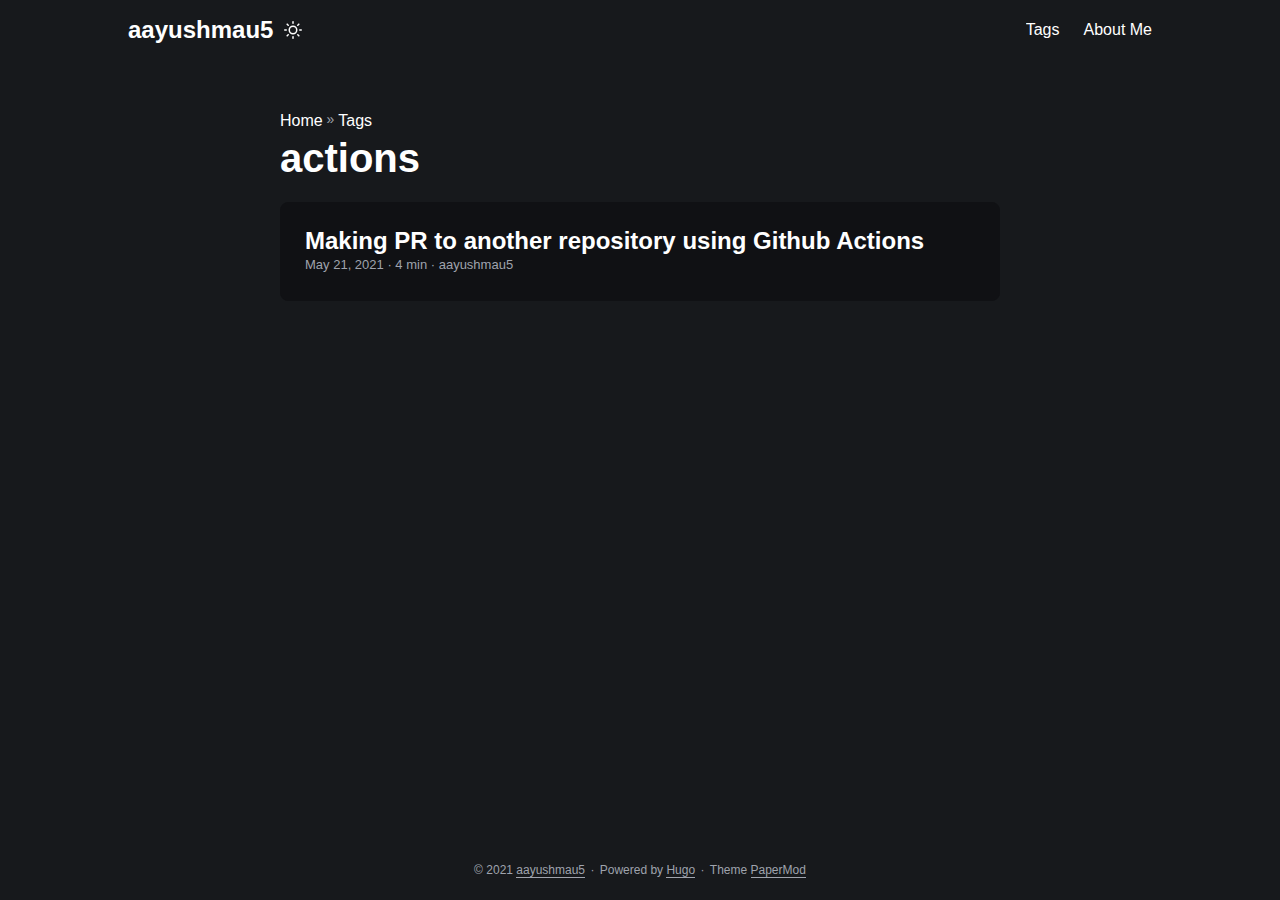
<file: tags/actions/index.html>
<!doctype html><html lang=en dir=auto><head><meta charset=utf-8><meta http-equiv=x-ua-compatible content="IE=edge"><meta name=viewport content="width=device-width,initial-scale=1,shrink-to-fit=no"><meta name=robots content="index, follow"><title>actions | aayushmau5</title><meta name=keywords content><meta name=description content="aayushmau5' personal website"><meta name=author content="aayushmau5"><link rel=canonical href=http://aayushmau5.github.io/tags/actions/><link crossorigin=anonymous href=/assets/css/stylesheet.min.171a9fe3afcb8121142bba0bd75a0c80df9f60187fa81f28fa8acef347a12de9.css integrity="sha256-Fxqf46/LgSEUK7oL11oMgN+fYBh/qB8o+orO80ehLek=" rel="preload stylesheet" as=style><link rel=icon href=http://aayushmau5.github.io/favicon.ico><link rel=icon type=image/png sizes=16x16 href=http://aayushmau5.github.io/favicon-16x16.png><link rel=icon type=image/png sizes=32x32 href=http://aayushmau5.github.io/favicon-32x32.png><link rel=apple-touch-icon href=http://aayushmau5.github.io/apple-touch-icon.png><link rel=mask-icon href=http://aayushmau5.github.io/safari-pinned-tab.svg><meta name=theme-color content="#2e2e33"><meta name=msapplication-TileColor content="#2e2e33"><meta name=generator content="Hugo 0.85.0"><link rel=alternate type=application/rss+xml href=http://aayushmau5.github.io/tags/actions/index.xml><meta property="og:title" content="actions"><meta property="og:description" content="aayushmau5' personal website"><meta property="og:type" content="website"><meta property="og:url" content="http://aayushmau5.github.io/tags/actions/"><meta property="og:image" content="https://avatars.githubusercontent.com/u/54525741?v=4"><meta name=twitter:card content="summary_large_image"><meta name=twitter:image content="https://avatars.githubusercontent.com/u/54525741?v=4"><meta name=twitter:title content="actions"><meta name=twitter:description content="aayushmau5' personal website"></head><body class="list dark" id=top><script>localStorage.getItem("pref-theme")==="light"&&document.body.classList.remove('dark')</script><noscript><style type=text/css>#theme-toggle,.top-link{display:none}</style></noscript><header class=header><nav class=nav><div class=logo><a href=http://aayushmau5.github.io/ accesskey=h title="aayushmau5 (Alt + H)">aayushmau5</a>
<span class=logo-switches><button id=theme-toggle accesskey=t title="(Alt + T)"><svg id="moon" xmlns="http://www.w3.org/2000/svg" width="24" height="24" viewBox="0 0 24 24" fill="none" stroke="currentcolor" stroke-width="2" stroke-linecap="round" stroke-linejoin="round"><path d="M21 12.79A9 9 0 1111.21 3 7 7 0 0021 12.79z"/></svg><svg id="sun" xmlns="http://www.w3.org/2000/svg" width="24" height="24" viewBox="0 0 24 24" fill="none" stroke="currentcolor" stroke-width="2" stroke-linecap="round" stroke-linejoin="round"><circle cx="12" cy="12" r="5"/><line x1="12" y1="1" x2="12" y2="3"/><line x1="12" y1="21" x2="12" y2="23"/><line x1="4.22" y1="4.22" x2="5.64" y2="5.64"/><line x1="18.36" y1="18.36" x2="19.78" y2="19.78"/><line x1="1" y1="12" x2="3" y2="12"/><line x1="21" y1="12" x2="23" y2="12"/><line x1="4.22" y1="19.78" x2="5.64" y2="18.36"/><line x1="18.36" y1="5.64" x2="19.78" y2="4.22"/></svg></button></span></div><ul id=menu onscroll=menu_on_scroll()><li><a href=http://aayushmau5.github.io/tags/ title=Tags><span>Tags</span></a></li><li><a href=http://aayushmau5.github.io/about/ title="About Me"><span>About Me</span></a></li></ul></nav></header><main class=main><header class=page-header><div class=breadcrumbs><a href=http://aayushmau5.github.io/>Home</a>&nbsp;»&nbsp;<a href=http://aayushmau5.github.io/tags/>Tags</a></div><h1>actions</h1></header><article class="post-entry tag-entry"><header class=entry-header><h2>Making PR to another repository using Github Actions</h2></header><footer class=entry-footer>May 21, 2021&nbsp;·&nbsp;4 min&nbsp;·&nbsp;aayushmau5</footer><a class=entry-link aria-label="post link to Making PR to another repository using Github Actions" href=http://aayushmau5.github.io/posts/gh-action-pr/></a></article></main><footer class=footer><span>&copy; 2021 <a href=http://aayushmau5.github.io/>aayushmau5</a></span>
<span>&#183;</span>
<span>Powered by <a href=https://gohugo.io/ rel="noopener noreferrer" target=_blank>Hugo</a></span>
<span>&#183;</span>
<span>Theme <a href=https://git.io/hugopapermod rel=noopener target=_blank>PaperMod</a></span></footer><a href=#top aria-label="go to top" title="Go to Top (Alt + G)"><button class=top-link id=top-link type=button accesskey=g><svg xmlns="http://www.w3.org/2000/svg" viewBox="0 0 12 6" fill="currentcolor"><path d="M12 6H0l6-6z"/></svg></button></a>
<script>window.onload=function(){localStorage.getItem("menu-scroll-position")&&(document.getElementById('menu').scrollLeft=localStorage.getItem("menu-scroll-position"))};function menu_on_scroll(){localStorage.setItem("menu-scroll-position",document.getElementById('menu').scrollLeft)}document.querySelectorAll('a[href^="#"]').forEach(a=>{a.addEventListener("click",function(b){b.preventDefault();var a=this.getAttribute("href").substr(1);window.matchMedia('(prefers-reduced-motion: reduce)').matches?document.querySelector(`[id='${decodeURIComponent(a)}']`).scrollIntoView():document.querySelector(`[id='${decodeURIComponent(a)}']`).scrollIntoView({behavior:"smooth"}),a==="top"?history.replaceState(null,null," "):history.pushState(null,null,`#${a}`)})})</script><script>var mybutton=document.getElementById("top-link");window.onscroll=function(){document.body.scrollTop>800||document.documentElement.scrollTop>800?(mybutton.style.visibility="visible",mybutton.style.opacity="1"):(mybutton.style.visibility="hidden",mybutton.style.opacity="0")}</script><script>document.getElementById("theme-toggle").addEventListener("click",()=>{document.body.className.includes("dark")?(document.body.classList.remove('dark'),localStorage.setItem("pref-theme",'light')):(document.body.classList.add('dark'),localStorage.setItem("pref-theme",'dark'))})</script></body></html>
</file>
